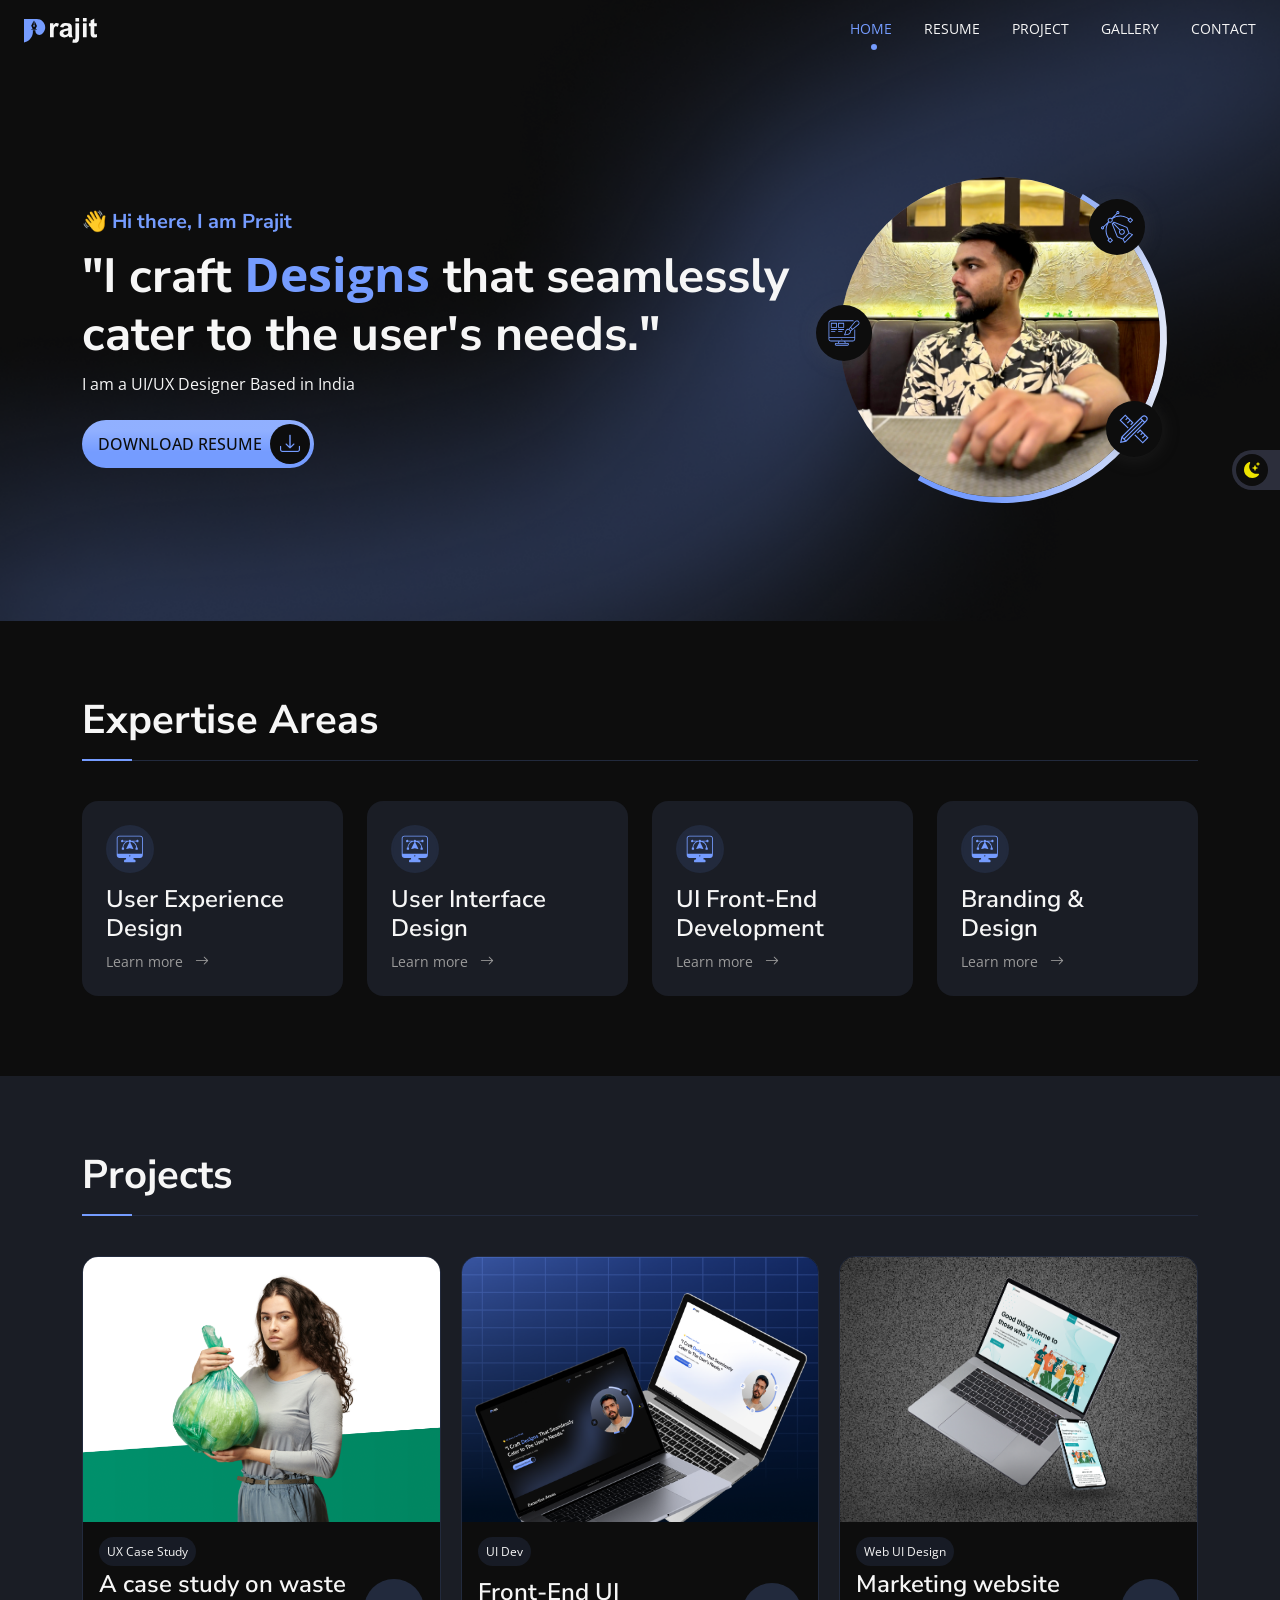
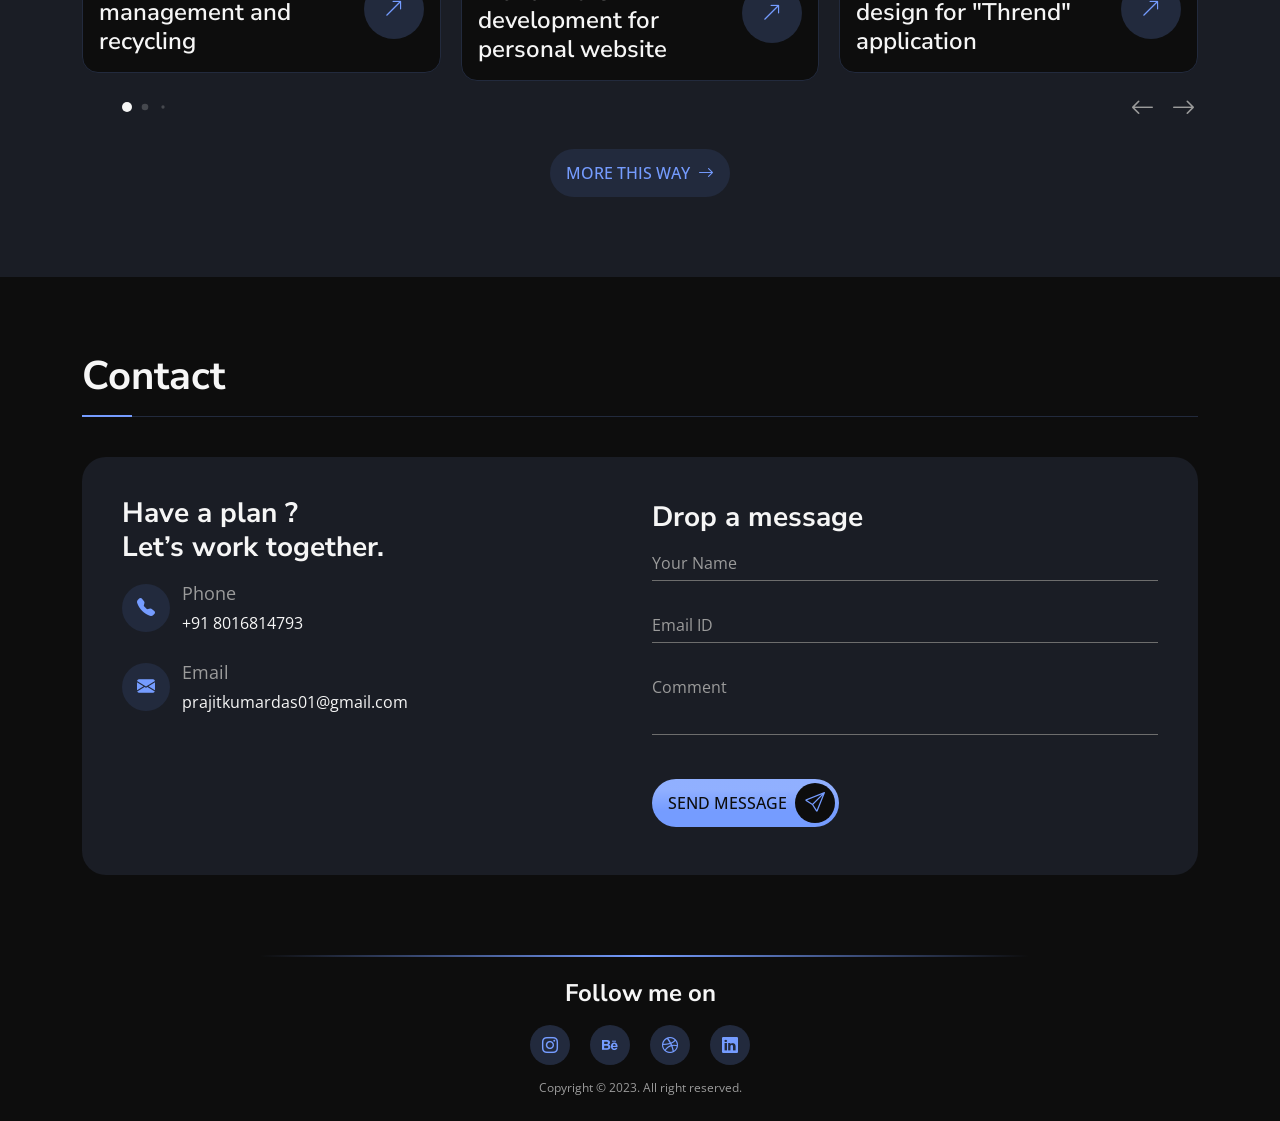
<file: index.html>
<!doctype html>
<html lang="en">

<head>
    <!-- Required meta tags -->
    <meta charset="utf-8">
    <meta name="viewport" content="width=device-width, initial-scale=1">

    <!-- Bootstrap CSS -->
    <link href="https://cdn.jsdelivr.net/npm/bootstrap@5.0.2/dist/css/bootstrap.min.css" rel="stylesheet"
        integrity="sha384-EVSTQN3/azprG1Anm3QDgpJLIm9Nao0Yz1ztcQTwFspd3yD65VohhpuuCOmLASjC" crossorigin="anonymous">
    <link rel="icon" href="Images/favicon_prajit.png" type="image/x-icon">
    <link rel="stylesheet" href="https://cdn.jsdelivr.net/npm/bootstrap-icons@1.11.1/font/bootstrap-icons.css">

    <!-- Font CSS -->
    <link rel="preconnect" href="https://fonts.googleapis.com">
    <link rel="preconnect" href="https://fonts.gstatic.com" crossorigin>
    <link href="https://fonts.googleapis.com/css2?family=Nunito+Sans:opsz,wght@6..12,200;6..12,300;6..12,400;6..12,500;6..12,600;6..12,700;6..12,800;6..12,900;6..12,1000&family=Open+Sans:wght@300;400;500;600;700;800&display=swap" rel="stylesheet">
  

    <!-- Style CSS -->
    <link rel="stylesheet" href="css/index.css">
    <link rel="stylesheet" href="css/home_responsive.css">
    <link rel="stylesheet" href="css/swiper-bundle.min.css">

    <title>Prajit</title>
</head>

<body>
    <!-- <div class="pre-loader" id="preLoader">
        <div class="loader" id="loader">
        </div>
        <div class="loading-text" id="loading-text">
        </div>

    </div> -->

    <label aria-label="switch" class="switch" for="toggleSwitch">
        <input type="checkbox" id="toggleSwitch">
        <span class="slider"></span>
    </label>

    <!-- PROGRESS ICON STARTS HERE -->
    <div class="progress-wrap">
        <i class="bi bi-arrow-up"></i>
        <svg class="progress-circle svg-content" width="100%" height="100%" viewBox="-1 -1 102 102">
            <path d="M50,1 a49,49 0 0,1 0,98 a49,49 0 0,1 0,-98" />
        </svg>
    </div>
    <!-- PROGRESS ICON ENDS HERE -->

    <!-- NAVBAR STARTS HERE -->
    <nav class="navbar navbar-expand-xl" id="navbar">
        <div class="container-fluid navbar-link-holder">
            <a class="text-decoration-none" aria-label="logo" href="index.html">
                <h1 class="logo">
                    <svg viewBox="0 0 23 25" fill="none" xmlns="http://www.w3.org/2000/svg">
                        <path fill-rule="evenodd" clip-rule="evenodd" d="M19.501 2.48762C17.8689 0.896718 15.6811 0.00438978 13.4019 0L0 0V24.4876C2.1151 24.0824 4.07267 23.0879 5.64713 21.6186C7.2216 20.1492 8.34887 18.265 8.89905 16.1829C9.14845 15.2366 9.27646 14.2624 9.28 13.2838C9.27983 12.7741 9.24547 12.2651 9.17714 11.76H11.8781C11.8406 11.96 11.8176 12.1624 11.8095 12.3657C11.811 13.1125 12.0121 13.8452 12.3918 14.4882C12.7716 15.1312 13.3163 15.661 13.9695 16.0229C14.0041 16.0481 14.0411 16.0698 14.08 16.0876C14.6338 16.3983 15.2583 16.561 15.8933 16.56H16.0838C16.676 16.5584 17.2609 16.4284 17.7981 16.179C18.2187 15.9309 18.6187 15.6494 18.9943 15.3371C20.5161 14.0837 21.5567 12.3417 21.939 10.4076C22.0449 9.85515 22.0984 9.29394 22.099 8.73143C22.1046 7.56996 21.8776 6.41913 21.4314 5.34678C20.9852 4.27443 20.3288 3.30227 19.501 2.48762ZM13.5048 7.2381C12.8216 8.33088 12.3319 9.53324 12.0571 10.7924H9.00952C8.7235 9.50135 8.21427 8.27016 7.50476 7.15429L10.2133 1.59238V6.21333C9.98666 6.2802 9.79167 6.42651 9.66409 6.62544C9.53651 6.82437 9.48488 7.06262 9.51866 7.29652C9.55244 7.53042 9.66937 7.74432 9.84803 7.89902C10.0267 8.05373 10.2551 8.13888 10.4914 8.13888C10.7278 8.13888 10.9562 8.05373 11.1348 7.89902C11.3135 7.74432 11.4304 7.53042 11.4642 7.29652C11.498 7.06262 11.4463 6.82437 11.3188 6.62544C11.1912 6.42651 10.9962 6.2802 10.7695 6.21333H10.7886V1.6419L13.5048 7.2381ZM10.8381 7.13905C10.8389 7.20476 10.8201 7.2692 10.7841 7.32421C10.7481 7.37921 10.6967 7.42228 10.6362 7.44795C10.5757 7.47362 10.5089 7.48073 10.4444 7.46838C10.3798 7.45602 10.3204 7.42476 10.2737 7.37856C10.227 7.33237 10.195 7.27332 10.1819 7.20893C10.1688 7.14454 10.1751 7.0777 10.2001 7.01692C10.2251 6.95614 10.2676 6.90415 10.3221 6.86756C10.3767 6.83097 10.441 6.81143 10.5067 6.81143C10.5508 6.81191 10.5945 6.82122 10.635 6.83881C10.6755 6.8564 10.7121 6.88192 10.7427 6.91387C10.7732 6.94581 10.797 6.98354 10.8128 7.02482C10.8285 7.06611 10.8358 7.11013 10.8343 7.15429L10.8381 7.13905ZM7.48952 11.5124V11.021H13.5124V11.5124H7.48952Z" fill="#1149D7"/>
                    </svg>
    
                        <svg class="rajit" viewBox="0 0 49 26" fill="none" xmlns="http://www.w3.org/2000/svg">
                            <path d="M3.8235 19.9475H0V5.49714H3.55137V7.55176C4.15914 6.58114 4.70341 5.94162 5.18418 5.6332C5.67402 5.32478 6.22737 5.17057 6.84421 5.17057C7.71504 5.17057 8.55412 5.41096 9.36146 5.89173L8.17767 9.22539C7.53362 8.80812 6.93492 8.59948 6.38158 8.59948C5.84638 8.59948 5.39282 8.74915 5.0209 9.0485C4.64898 9.33878 4.35417 9.86944 4.13646 10.6405C3.92782 11.4115 3.8235 13.0262 3.8235 15.4845V19.9475Z" fill="black"/>
                            <path d="M13.8789 9.90573L10.4092 9.27982C10.7992 7.88286 11.4705 6.84874 12.423 6.17747C13.3755 5.50621 14.7906 5.17057 16.6683 5.17057C18.3737 5.17057 19.6436 5.37467 20.4782 5.78288C21.3127 6.18201 21.8978 6.69453 22.2335 7.32044C22.5782 7.93728 22.7505 9.07572 22.7505 10.7357L22.7097 15.1988C22.7097 16.4687 22.7687 17.4076 22.8866 18.0154C23.0136 18.6141 23.2449 19.2581 23.5805 19.9475H19.7979C19.6981 19.6935 19.5756 19.3171 19.4305 18.8182C19.367 18.5914 19.3216 18.4417 19.2944 18.3691C18.6413 19.0041 17.9428 19.4804 17.199 19.7979C16.4551 20.1153 15.6614 20.2741 14.8178 20.2741C13.3301 20.2741 12.1554 19.8704 11.2936 19.0631C10.4409 18.2558 10.0146 17.2352 10.0146 16.0016C10.0146 15.1852 10.2096 14.4595 10.5997 13.8245C10.9897 13.1804 11.534 12.6906 12.2325 12.3549C12.94 12.0102 13.956 11.7109 15.2804 11.4569C17.0674 11.1213 18.3056 10.8083 18.9951 10.518V10.137C18.9951 9.40228 18.8136 8.88069 18.4508 8.57227C18.0879 8.25477 17.4031 8.09603 16.3962 8.09603C15.7158 8.09603 15.1852 8.2321 14.8042 8.50423C14.4232 8.7673 14.1148 9.23446 13.8789 9.90573ZM18.9951 13.0081C18.5052 13.1714 17.7296 13.3664 16.6683 13.5932C15.607 13.8199 14.913 14.0422 14.5865 14.2599C14.0875 14.6137 13.8381 15.0627 13.8381 15.607C13.8381 16.1422 14.0377 16.6048 14.4368 16.9949C14.8359 17.3849 15.3439 17.5799 15.9607 17.5799C16.6502 17.5799 17.3078 17.3532 17.9337 16.8996C18.3964 16.5549 18.7002 16.1331 18.8454 15.6342C18.9452 15.3076 18.9951 14.6862 18.9951 13.7701V13.0081Z" fill="black"/>
                            <path d="M26.4516 3.53776V0H30.2751V3.53776H26.4516ZM30.2751 5.49714V19.4985C30.2751 21.34 30.1526 22.6371 29.9077 23.39C29.6718 24.152 29.2092 24.7462 28.5198 25.1725C27.8395 25.5989 26.9686 25.812 25.9073 25.812C25.5263 25.812 25.1136 25.7758 24.6691 25.7032C24.2337 25.6397 23.762 25.5399 23.254 25.4038L23.9207 22.1382C24.1021 22.1745 24.2745 22.2017 24.4378 22.2199C24.592 22.2471 24.7371 22.2607 24.8732 22.2607C25.2632 22.2607 25.5807 22.1745 25.8257 22.0021C26.0796 21.8389 26.2475 21.6393 26.3291 21.4035C26.4107 21.1676 26.4516 20.46 26.4516 19.2808V5.49714H30.2751Z" fill="black"/>
                            <path d="M34.2891 3.53776V0H38.1126V3.53776H34.2891ZM34.2891 19.9475V5.49714H38.1126V19.9475H34.2891Z" fill="black"/>
                            <path d="M48.6714 5.49714V8.54505H46.0589V14.3687C46.0589 15.548 46.0816 16.2374 46.127 16.437C46.1814 16.6275 46.2948 16.7862 46.4671 16.9132C46.6485 17.0402 46.8663 17.1037 47.1202 17.1037C47.474 17.1037 47.9865 16.9813 48.6578 16.7363L48.9844 19.7026C48.0954 20.0836 47.0885 20.2741 45.9637 20.2741C45.2743 20.2741 44.6529 20.1607 44.0995 19.9339C43.5462 19.6981 43.138 19.3987 42.8749 19.0359C42.6209 18.664 42.4441 18.165 42.3443 17.5391C42.2626 17.0946 42.2218 16.1966 42.2218 14.845V8.54505H40.4665V5.49714H42.2218V2.62611L46.0589 0.394596V5.49714H48.6714Z" fill="black"/>
                        </svg>
                           
                    </h1>
            </a>
         

            <div class="d-flex align-items-center justify-content-center conatainer-for-toogle-switch"> 
                <button aria-label="toogle-button" class="navbar-toggler navbar-toogle-mobile" id="navbar-toggler" >
                    <i class="hamburger bi bi-list"></i>
                    <span class="cross bi bi-x" style="display: none;"></span>
                </button>
            </div>
            <div class="collapse navbar-collapse d-none d-xl-block" id="navbarSupportedContent">
                <ul class="navbar-nav me-auto mb-2 mb-lg-0 menu-items" id="menu">
                    <li class="nav-item">
                        <a class="nav-link selected active" href="#" data-target="home">Home</a>
                    </li>
                    
                    <li class="nav-item">
                        <a class="nav-link" href="#" data-target="resume">Resume</a>
                    </li>
                    <li class="nav-item">
                        <a class="nav-link" href="#" data-target="portfolio">Project</a>
                    </li>
                    <li class="nav-item">
                        <a class="nav-link" href="#" data-target="about">Gallery</a>
                    </li>
                    <li class="nav-item">
                        <a class="nav-link" href="#" data-target="contact">Contact</a>
                    </li>
                </ul>
                  
            </div>



            <div class="overlay-for-mobile d-xl-none">
                <!-- Content that appears when the button is clicked -->
                <div class="mobile-menu-container">
                    <ul class="mb-2 mb-lg-0" id="menu">
                        <li class="nav-item">
                            <a class="nav-link link-for-mobile selected" href="index.html" data-target="home">Home<i class="bi bi-box-arrow-up-right mx-2"></i></a>
                        </li>
                        <li class="nav-item">
                            <a class="nav-link link-for-mobile" href="resume.html" data-target="resume">Resume<i class="bi bi-box-arrow-up-right mx-2"></i></a>
                        </li>
                        <li class="nav-item">
                            <a class="nav-link link-for-mobile" href="portfolio.html" data-target="portfolio">Project<i class="bi bi-box-arrow-up-right mx-2"></i></a>
                        </li>
                        <li class="nav-item">
                            <a class="nav-link link-for-mobile" href="about.html" data-target="about">Gallery<i class="bi bi-box-arrow-up-right mx-2"></i></a>
                        </li>
                        <li class="nav-item">
                            <a class="nav-link link-for-mobile" href="contact.html" data-target="contact">Contact<i class="bi bi-box-arrow-up-right mx-2"></i></a>
                        </li>
                    </ul>
                </div>
                <div class="d-flex flex-row align-items-center justify-content-center mt-2 overflow-hidden social-icon-in-menu">
                    <a aria-label="instagram" href="https://www.instagram.com/iam_prajit/" class="social-icon bottom-to-top" target="_blank"><i
                            class="bi bi-instagram"></i></a>
                    <a aria-label="behance" href="https://www.behance.net/pradas3" class="social-icon bottom-to-top" target="_blank"><i
                            class="bi bi-behance"></i></a>
                    <a aria-label="dribbble" href="https://dribbble.com/PrajitO1" class="social-icon bottom-to-top" target="_blank"><i
                            class="bi bi-dribbble"></i></a>
                    <a aria-label="linkedin" href="https://www.linkedin.com/in/prajit-das-1b75881a2/" class="social-icon bottom-to-top" target="_blank"><i
                            class="bi bi-linkedin"></i></a>
                </div>
            </div>

        </div>
    </nav>
    <!-- NAVBAR ENDS HERE -->





    <!-- HERO SECTION STARTS HERE -->
    <div class="parent-container-for-hero-section">
        <div class="container">
            <div class="container-for-hero-section">
                <img class="blueray" src="Images/blueray.png" alt="">
        
                <div class="row container-fluid p-0 rty">

                    <div class="col-lg-8 order-lg-1 order-2 d-flex justify-content-center flex-column holder-for-hero-text">
                        <p class="wave-text bottom-to-top overflow-hidden m-0">
                            <span class="wave">👋</span>
                            Hi there, I am Prajit
                        </p>
                        <h1 class="hero-text bottom-to-top overflow-hidden m-0">"I craft <span class="designs">Designs</span> that seamlessly 
                            cater to the user's&nbsp;needs."</h1>
                        <p class="m-0 iam-product-designer bottom-to-top overflow-hidden">I am a UI/UX Designer Based in India</p>
                        <div class="download-resume-button-container bottom-to-top overflow-hidden">
                                <a target="_blank" href="Images/Resume_Prajit_UI_UX_Designer.pdf" download="Resume_Prajit_UI_UX_Designer.pdf"
                                    class="primary-button">Download Resume<span class="icon">
                                        <i class="bi bi-download"></i>
                                        <i class="bi bi-download"></i>

                                    </span></a>
                        </div>
    
                    </div>
                    <div class="col-lg-4 order-lg-2 order-1 d-flex justify-content-center align-items-center">
                        <div class="hero-image-wrapper reveal">
                            <div class="icon1">
                                <svg viewBox="0 0 44 44" fill="none" xmlns="http://www.w3.org/2000/svg">
                                    <path d="M42.2728 5.68682C41.9226 5.33399 41.5019 5.05903 41.0382 4.87991C40.5744 4.70079 40.0781 4.62154 39.5817 4.64734C39.0852 4.67314 38.5998 4.8034 38.1572 5.02962C37.7145 5.25584 37.3246 5.57293 37.0128 5.96015L28.4195 16.3602C26.7595 16.0002 25.2928 16.7402 24.2661 18.5068C23.8928 19.1468 23.6395 19.8935 23.5128 20.7268C23.3061 22.0535 22.8928 23.2002 22.2395 24.2268C22.1328 24.4002 22.1195 24.6135 22.2128 24.7935C22.3061 24.9735 22.4928 25.0868 22.6928 25.0935C22.9795 25.1068 23.2661 25.1068 23.5395 25.1068C26.8595 25.1068 29.1795 24.3202 30.4328 22.7735C31.4061 21.5668 31.4595 20.2402 31.3928 19.5202L41.9395 10.9468C42.3287 10.6383 42.649 10.2518 42.8798 9.81201C43.1106 9.37225 43.2467 8.88904 43.2795 8.39348C43.3528 7.38682 42.9795 6.40015 42.2728 5.68682ZM30.9728 15.0535L32.8261 16.9068L30.9195 18.4535L29.4128 16.9402L30.9728 15.0535ZM29.5461 22.0735C28.5461 23.3002 26.5261 23.9535 23.6795 23.9735C24.1461 23.0402 24.4595 22.0268 24.6328 20.8935C24.7395 20.2002 24.9461 19.5868 25.2461 19.0735C25.8995 17.9535 26.6995 17.3935 27.6328 17.3935C27.8595 17.3935 28.0995 17.4268 28.3461 17.4935L30.2528 19.4135C30.3195 19.8202 30.4128 21.0202 29.5461 22.0735ZM41.2461 10.0602L41.2395 10.0668L33.7061 16.1935L31.6928 14.1802L37.8928 6.68015C38.3195 6.14682 38.9528 5.82015 39.6395 5.78015C40.3261 5.74015 40.9861 6.00015 41.4661 6.48682C41.9461 6.97348 42.1995 7.64015 42.1595 8.32015C42.1195 9.00015 41.7861 9.63348 41.2461 10.0602Z" fill="url(#paint0_linear_1612_464)"/>
                                    <path d="M19.0334 31.3397C19.3905 31.3397 19.6801 31.0502 19.6801 30.6931C19.6801 30.3359 19.3905 30.0464 19.0334 30.0464C18.6762 30.0464 18.3867 30.3359 18.3867 30.6931C18.3867 31.0502 18.6762 31.3397 19.0334 31.3397Z" fill="url(#paint1_linear_1612_464)"/>
                                    <path d="M12.3528 8.63991C12.3528 8.48962 12.2931 8.34549 12.1868 8.23922C12.0805 8.13294 11.9364 8.07324 11.7861 8.07324H4.50612C4.35583 8.07324 4.2117 8.13294 4.10543 8.23922C3.99916 8.34549 3.93945 8.48962 3.93945 8.63991V14.3532C3.93945 14.6666 4.19279 14.9199 4.50612 14.9199H11.7861C12.0995 14.9199 12.3528 14.6666 12.3528 14.3532V8.63991ZM11.2195 13.7799H5.07279V9.19991H11.2195V13.7799ZM12.3528 17.1532C12.3528 17.003 12.2931 16.8588 12.1868 16.7525C12.0805 16.6463 11.9364 16.5866 11.7861 16.5866H4.50612C4.35583 16.5866 4.2117 16.6463 4.10543 16.7525C3.99916 16.8588 3.93945 17.003 3.93945 17.1532C3.93945 17.3035 3.99916 17.4477 4.10543 17.5539C4.2117 17.6602 4.35583 17.7199 4.50612 17.7199H11.7861C12.0995 17.7199 12.3528 17.4666 12.3528 17.1532ZM4.50612 19.1332C4.35583 19.1332 4.2117 19.1929 4.10543 19.2992C3.99916 19.4055 3.93945 19.5496 3.93945 19.6999C3.93945 19.8502 3.99916 19.9943 4.10543 20.1006C4.2117 20.2069 4.35583 20.2666 4.50612 20.2666H9.61945C9.76974 20.2666 9.91388 20.2069 10.0201 20.1006C10.1264 19.9943 10.1861 19.8502 10.1861 19.6999C10.1861 19.5496 10.1264 19.4055 10.0201 19.2992C9.91388 19.1929 9.76974 19.1332 9.61945 19.1332H4.50612ZM22.1928 17.1532C22.1928 17.003 22.1331 16.8588 22.0268 16.7525C21.9205 16.6463 21.7764 16.5866 21.6261 16.5866H14.3461C14.1958 16.5866 14.0517 16.6463 13.9454 16.7525C13.8392 16.8588 13.7795 17.003 13.7795 17.1532C13.7795 17.3035 13.8392 17.4477 13.9454 17.5539C14.0517 17.6602 14.1958 17.7199 14.3461 17.7199H21.6261C21.9395 17.7199 22.1928 17.4666 22.1928 17.1532ZM14.3461 19.1332C14.1958 19.1332 14.0517 19.1929 13.9454 19.2992C13.8392 19.4055 13.7795 19.5496 13.7795 19.6999C13.7795 19.8502 13.8392 19.9943 13.9454 20.1006C14.0517 20.2069 14.1958 20.2666 14.3461 20.2666H19.4595C19.6097 20.2666 19.7539 20.2069 19.8601 20.1006C19.9664 19.9943 20.0261 19.8502 20.0261 19.6999C20.0261 19.5496 19.9664 19.4055 19.8601 19.2992C19.7539 19.1929 19.6097 19.1332 19.4595 19.1332H14.3461ZM22.1928 8.63991C22.1928 8.48962 22.1331 8.34549 22.0268 8.23922C21.9205 8.13294 21.7764 8.07324 21.6261 8.07324H14.3461C14.1958 8.07324 14.0517 8.13294 13.9454 8.23922C13.8392 8.34549 13.7795 8.48962 13.7795 8.63991V14.3532C13.7795 14.6666 14.0328 14.9199 14.3461 14.9199H21.6261C21.9395 14.9199 22.1928 14.6666 22.1928 14.3532V8.63991ZM21.0595 13.7799H14.9128V9.19991H21.0595V13.7799Z" fill="url(#paint2_linear_1612_464)"/>
                                    <path d="M37.3659 17.7399C37.3659 17.6655 37.3512 17.5918 37.3228 17.5231C37.2943 17.4543 37.2525 17.3919 37.1999 17.3393C37.1473 17.2866 37.0848 17.2449 37.0161 17.2164C36.9473 17.1879 36.8736 17.1733 36.7992 17.1733C36.7248 17.1733 36.6511 17.1879 36.5824 17.2164C36.5136 17.2449 36.4511 17.2866 36.3985 17.3393C36.3459 17.3919 36.3042 17.4543 36.2757 17.5231C36.2472 17.5918 36.2326 17.6655 36.2326 17.7399V27.7866H1.83255V7.98661C1.83255 6.75328 2.83255 5.74661 4.06589 5.74661H33.9926C34.2192 5.74661 34.4526 5.78661 34.7126 5.87995C35.0059 5.97995 35.3326 5.81995 35.4326 5.52661C35.5326 5.23328 35.3726 4.90661 35.0792 4.80661C34.6992 4.67995 34.3459 4.61328 33.9926 4.61328H4.06589C2.21255 4.61328 0.699219 6.12661 0.699219 7.98661V30.2133C0.699219 32.0733 2.21255 33.5866 4.06589 33.5866H14.5392L13.6726 35.6533H11.1859C10.7012 35.6663 10.2407 35.8679 9.90251 36.2153C9.56428 36.5627 9.37502 37.0284 9.37502 37.5133C9.37502 37.9981 9.56428 38.4638 9.90251 38.8112C10.2407 39.1586 10.7012 39.3603 11.1859 39.3733H26.8859C27.3706 39.3603 27.831 39.1586 28.1693 38.8112C28.5075 38.4638 28.6968 37.9981 28.6968 37.5133C28.6968 37.0284 28.5075 36.5627 28.1693 36.2153C27.831 35.8679 27.3706 35.6663 26.8859 35.6533H24.3992L23.5326 33.5866H33.9992C35.8526 33.5866 37.3659 32.0799 37.3659 30.2266V28.3533V17.7399ZM27.6126 37.5199C27.6126 37.9199 27.2859 38.2466 26.8859 38.2466H11.1859C10.7859 38.2466 10.4592 37.9199 10.4592 37.5199C10.4592 37.1199 10.7859 36.7933 11.1859 36.7933H26.8859C27.2859 36.7933 27.6126 37.1199 27.6126 37.5199ZM23.1659 35.6599H14.8992L15.7659 33.5933H22.2992L23.1659 35.6599ZM36.2326 30.2333C36.2326 31.4599 35.2326 32.4599 33.9992 32.4599H4.06589C2.83255 32.4599 1.83255 31.4533 1.83255 30.22V28.9266H36.2326V30.2333Z" fill="url(#paint3_linear_1612_464)"/>
                                    <defs>
                                    <linearGradient id="paint0_linear_1612_464" x1="11.3075" y1="-2.33387" x2="52.0537" y2="-0.286704" gradientUnits="userSpaceOnUse">
                                    <stop stop-color="#00A3FF"/>
                                    <stop offset="1" stop-color="#0035BC"/>
                                    </linearGradient>
                                    <linearGradient id="paint1_linear_1612_464" x1="17.7233" y1="29.6055" x2="20.2167" y2="29.7268" gradientUnits="userSpaceOnUse">
                                    <stop stop-color="#00A3FF"/>
                                    <stop offset="1" stop-color="#0035BC"/>
                                    </linearGradient>
                                    <linearGradient id="paint2_linear_1612_464" x1="-5.42366" y1="3.91642" x2="29.6645" y2="6.47132" gradientUnits="userSpaceOnUse">
                                    <stop stop-color="#00A3FF"/>
                                    <stop offset="1" stop-color="#0035BC"/>
                                    </linearGradient>
                                    <linearGradient id="paint3_linear_1612_464" x1="-18.1091" y1="-7.23672" x2="52.5624" y2="-3.61071" gradientUnits="userSpaceOnUse">
                                    <stop stop-color="#00A3FF"/>
                                    <stop offset="1" stop-color="#0035BC"/>
                                    </linearGradient>
                                    </defs>
                                    </svg>
                                    

                            </div>

                            <div class="icon2">
                                <svg  viewBox="0 0 44 44" fill="none" xmlns="http://www.w3.org/2000/svg">
                                    <path d="M36.6645 14.1423L36.7777 14.0129L37.7963 12.9943L39.6394 11.1512C40.4802 10.3104 40.9491 9.19483 40.9491 8.01455C40.9491 6.83428 40.4802 5.71867 39.6394 4.87793L39.1221 4.36055C37.4406 2.67906 34.5303 2.67906 32.8488 4.36055L31.0057 6.20372L4.81326 32.3961L4.63541 32.574L2.80841 41.1916L11.426 39.3646L36.6645 14.1423ZM33.9968 5.49232C35.0639 4.44139 36.907 4.42522 37.9741 5.49232L38.5077 6.02587C39.0412 6.55942 39.3323 7.25465 39.3323 8.01455C39.3323 8.77445 39.0412 9.46968 38.5077 10.0032L36.6645 11.8464L32.1536 7.33549L33.9968 5.49232ZM31.0057 8.48343L32.6871 10.1649L8.20857 34.6435L6.52708 32.962L31.0057 8.48343ZM4.91027 39.0897L5.86419 34.595L9.40501 38.1358L4.91027 39.0897ZM11.038 37.4729L9.35651 35.7914L33.8351 11.3129L35.5166 12.9943L11.038 37.4729ZM13.4632 21.4664L2 10.0032L10.0032 2L21.4664 13.4632L17.9903 16.8585L16.8424 15.7106L19.1221 13.4309L16.8424 11.135L13.447 14.5465L12.2991 13.3985L15.6944 10.0032L13.4147 7.70736L11.1188 10.0032L9.9709 8.85529L12.2668 6.55942L9.98706 4.27971L4.26354 10.0032L14.595 20.3347L13.447 21.4664H13.4632ZM42 33.9968L33.9968 42L22.5335 30.5368L23.6815 29.405L33.9968 39.7203L39.7203 33.9968L37.4406 31.7171L34.0291 35.1124L32.8812 33.9644L36.2926 30.5529L33.9968 28.2732L31.7171 30.5529L30.5691 29.405L32.8488 27.1091L30.5529 24.8294L27.1576 28.2247L26.0097 27.0768L30.5206 22.5012L41.9838 33.9644L42 33.9968Z" fill="url(#paint0_linear_1612_415)"/>
                                    <defs>
                                    <linearGradient id="paint0_linear_1612_415" x1="-18.5181" y1="-11.6364" x2="58.5985" y2="-7.88541" gradientUnits="userSpaceOnUse">
                                    <stop stop-color="#00A3FF"/>
                                    <stop offset="1" stop-color="#0035BC"/>
                                    </linearGradient>
                                    </defs>
                                    </svg>
                                
                            </div>

                            <div class="icon3">
                                <svg width="44" height="44" viewBox="0 0 44 44" fill="none" xmlns="http://www.w3.org/2000/svg">
                                    <g clip-path="url(#clip0_1612_460)">
                                    <path d="M43.6184 32.0134L39.1084 29.7584L36.2381 22.2921C36.2043 22.2038 36.1527 22.1235 36.0864 22.0561C36.0202 21.9886 35.9407 21.9356 35.8531 21.9002L18.0434 14.7812C17.9189 14.7316 17.7826 14.7195 17.6512 14.7464C17.5199 14.7733 17.3994 14.8379 17.3043 14.9324L14.929 17.3077C14.8357 17.4029 14.7721 17.523 14.7459 17.6536C14.7197 17.7842 14.7319 17.9196 14.7812 18.0434L21.9003 35.8531C21.9356 35.9407 21.9886 36.0202 22.0561 36.0864C22.1235 36.1526 22.2039 36.2043 22.2921 36.2381L29.7584 39.1084L32.0134 43.6184C32.0609 43.7178 32.1316 43.8044 32.2195 43.8708C32.3074 43.9372 32.41 43.9815 32.5187 43.9999C32.5553 44.0033 32.5921 44.0033 32.6287 43.9999C32.8107 43.9992 32.985 43.9262 33.1134 43.7971L43.7971 33.1134C43.8758 33.0375 43.9352 32.944 43.9704 32.8405C44.0057 32.7371 44.0158 32.6268 43.9999 32.5187C43.9815 32.41 43.9372 32.3074 43.8708 32.2195C43.8044 32.1315 43.7178 32.0608 43.6184 32.0134ZM16.2215 17.954L16.6031 17.5759L25.4684 26.4412C24.8841 27.2691 24.6318 28.2861 24.7613 29.291C24.8908 30.296 25.3926 31.2158 26.1677 31.8686C26.9427 32.5214 27.9344 32.8595 28.9468 32.8163C29.9592 32.773 30.9184 32.3514 31.635 31.6349C32.3515 30.9184 32.773 29.9592 32.8163 28.9468C32.8596 27.9344 32.5214 26.9427 31.8686 26.1676C31.2159 25.3926 30.296 24.8907 29.2911 24.7613C28.2861 24.6318 27.2691 24.8841 26.4412 25.4684L17.5759 16.6031L17.954 16.2215L35.0624 23.0656L37.7609 30.0849L30.0849 37.7609L23.0656 35.0624L16.2215 17.954ZM28.7718 26.1009C29.3897 26.1018 29.9882 26.3169 30.4652 26.7096C30.9423 27.1022 31.2685 27.6482 31.3882 28.2543C31.5079 28.8605 31.4137 29.4894 31.1217 30.034C30.8297 30.5785 30.358 31.005 29.7868 31.2407C29.2157 31.4764 28.5805 31.5069 27.9894 31.3268C27.3983 31.1467 26.888 30.7673 26.5453 30.2531C26.2026 29.739 26.0488 29.1219 26.1101 28.5071C26.1713 27.8922 26.4438 27.3176 26.8812 26.8812C27.3831 26.3808 28.0631 26.1002 28.7718 26.1009ZM32.8178 42.1506L31.099 38.7131L38.7062 31.1059L42.1437 32.8246L32.8178 42.1506Z" fill="url(#paint0_linear_1612_460)"/>
                                    <path d="M13.1488 36.7812C13.0174 36.6569 12.8433 36.5877 12.6624 36.5877C12.4815 36.5877 12.3075 36.6569 12.176 36.7812L11.3029 37.6543C8.9729 34.492 7.68751 30.6815 7.62589 26.754C7.56427 22.8265 8.72949 18.9775 10.9592 15.7437C11.6272 16.1112 12.3963 16.2524 13.1513 16.1461C13.9063 16.0398 14.6065 15.6916 15.147 15.1538C15.6875 14.6161 16.0392 13.9176 16.1493 13.1631C16.2594 12.4087 16.1221 11.6388 15.7579 10.969C18.9918 8.73933 22.8407 7.57411 26.7682 7.63573C30.6957 7.69734 34.5062 8.98273 37.6685 11.3127L36.7817 12.1755C36.6538 12.3045 36.5821 12.4787 36.5823 12.6602C36.5818 12.7507 36.5991 12.8404 36.6333 12.9242C36.6675 13.0079 36.7179 13.0841 36.7817 13.1484L39.8135 16.1562C39.9423 16.2842 40.1166 16.3561 40.2982 16.3561C40.4798 16.3561 40.6541 16.2842 40.7829 16.1562L43.7976 13.1415C43.8615 13.0776 43.9122 13.0018 43.9468 12.9184C43.9814 12.8349 43.9992 12.7454 43.9992 12.6551C43.9992 12.5647 43.9814 12.4753 43.9468 12.3918C43.9122 12.3083 43.8615 12.2325 43.7976 12.1687L40.7829 9.15399C40.6541 9.02594 40.4798 8.95407 40.2982 8.95407C40.1166 8.95407 39.9423 9.02594 39.8135 9.15399L38.6482 10.3124C35.7762 8.15126 32.3807 6.79344 28.8104 6.37842C25.2402 5.9634 21.6238 6.50612 18.3326 7.95086L22.296 3.99774C22.7454 4.21247 23.2564 4.26108 23.7382 4.13493C24.22 4.00879 24.6416 3.71605 24.9281 3.30866C25.2146 2.90126 25.3476 2.40554 25.3034 1.90944C25.2592 1.41334 25.0407 0.94893 24.6866 0.598607C24.3326 0.248283 23.8659 0.03469 23.3694 -0.00427953C22.8728 -0.0432491 22.3786 0.0949242 21.9742 0.385727C21.5698 0.676531 21.2816 1.10116 21.1605 1.58429C21.0395 2.06742 21.0934 2.57782 21.3129 3.02493L14.6235 9.72461C13.9443 9.26901 13.128 9.06336 12.314 9.14279C11.5 9.22221 10.7389 9.58179 10.1606 10.1601C9.58227 10.7384 9.22269 11.4996 9.14326 12.3136C9.06384 13.1275 9.26949 13.9439 9.72509 14.6231L3.02541 21.3124C2.57655 21.0937 2.06468 21.0412 1.58076 21.1642C1.09685 21.2873 0.672224 21.5779 0.382346 21.9844C0.0924676 22.391 -0.0438903 22.8872 -0.00249758 23.3848C0.0388951 23.8823 0.255358 24.3492 0.608425 24.7022C0.961493 25.0553 1.4283 25.2717 1.92589 25.3131C2.42349 25.3545 2.91964 25.2182 3.32619 24.9283C3.73275 24.6384 4.02336 24.2138 4.1464 23.7299C4.26944 23.246 4.21694 22.7341 3.99822 22.2852L7.96166 18.3321C6.51547 21.6224 5.97104 25.2383 6.38424 28.8086C6.79745 32.3788 8.15341 35.7748 10.3129 38.6477L9.15103 39.8131C9.02298 39.9419 8.95111 40.1161 8.95111 40.2977C8.95111 40.4794 9.02298 40.6536 9.15103 40.7824L12.1657 43.7971C12.2941 43.9262 12.4684 43.9992 12.6504 43.9999C12.7411 44 12.831 43.9821 12.9147 43.9473C12.9985 43.9125 13.0746 43.8615 13.1385 43.7971L16.1567 40.7824C16.2847 40.6536 16.3566 40.4794 16.3566 40.2977C16.3566 40.1161 16.2847 39.9419 16.1567 39.8131L13.1488 36.7812ZM40.3051 10.6046L42.347 12.6465L40.3051 14.6884L38.2632 12.6465L40.3051 10.6046ZM22.6879 1.59149C22.7901 1.48849 22.9205 1.41817 23.0627 1.38943C23.2049 1.3607 23.3524 1.37485 23.4866 1.43009C23.6207 1.48533 23.7354 1.57918 23.8161 1.69971C23.8968 1.82025 23.9399 1.96205 23.9399 2.10711C23.9399 2.25218 23.8968 2.39398 23.8161 2.51451C23.7354 2.63505 23.6207 2.72889 23.4866 2.78413C23.3524 2.83938 23.2049 2.85353 23.0627 2.82479C22.9205 2.79606 22.7901 2.72573 22.6879 2.62274C22.6201 2.55506 22.5664 2.47468 22.5297 2.3862C22.493 2.29773 22.4741 2.20289 22.4741 2.10711C22.4741 2.01134 22.493 1.9165 22.5297 1.82802C22.5664 1.73955 22.6201 1.65917 22.6879 1.59149ZM11.1379 11.1374C11.3375 10.9368 11.5748 10.7777 11.8362 10.669C12.0975 10.5604 12.3777 10.5045 12.6607 10.5045C12.9437 10.5045 13.2239 10.5604 13.4853 10.669C13.7466 10.7777 13.9839 10.9368 14.1835 11.1374C14.4853 11.4387 14.6909 11.8227 14.7744 12.2409C14.8578 12.6591 14.8153 13.0927 14.6523 13.4867C14.4893 13.8807 14.213 14.2175 13.8585 14.4545C13.504 14.6915 13.0871 14.818 12.6607 14.818C12.2343 14.818 11.8174 14.6915 11.4629 14.4545C11.1084 14.2175 10.8322 13.8807 10.6691 13.4867C10.5061 13.0927 10.4636 12.6591 10.5471 12.2409C10.6305 11.8227 10.8361 11.4387 11.1379 11.1374ZM2.62666 23.7187C2.4863 23.8357 2.30724 23.896 2.12467 23.8878C1.9421 23.8796 1.76922 23.8033 1.63999 23.6741C1.51076 23.5449 1.43453 23.372 1.42628 23.1894C1.41803 23.0068 1.47836 22.8278 1.59541 22.6874C1.73298 22.5522 1.91815 22.4765 2.11103 22.4765C2.30392 22.4765 2.48908 22.5522 2.62666 22.6874C2.69442 22.7551 2.74818 22.8355 2.78486 22.924C2.82154 23.0124 2.84042 23.1073 2.84042 23.2031C2.84042 23.2988 2.82154 23.3937 2.78486 23.4821C2.74818 23.5706 2.69442 23.651 2.62666 23.7187ZM12.6607 42.3259L10.6188 40.284L12.6607 38.2421L14.7026 40.284L12.6607 42.3259Z" fill="url(#paint1_linear_1612_460)"/>
                                    </g>
                                    <defs>
                                    <linearGradient id="paint0_linear_1612_460" x1="-0.284199" y1="4.75399" x2="56.1552" y2="7.49965" gradientUnits="userSpaceOnUse">
                                    <stop stop-color="#00A3FF"/>
                                    <stop offset="1" stop-color="#0035BC"/>
                                    </linearGradient>
                                    <linearGradient id="paint1_linear_1612_460" x1="-22.5843" y1="-15.0144" x2="62.2613" y2="-10.8876" gradientUnits="userSpaceOnUse">
                                    <stop stop-color="#00A3FF"/>
                                    <stop offset="1" stop-color="#0035BC"/>
                                    </linearGradient>
                                    <clipPath id="clip0_1612_460">
                                    <rect width="44" height="44" fill="white"/>
                                    </clipPath>
                                    </defs>
                                    </svg>
                                    
                                
                            </div>

                            <div class="background-circle"></div>
                            <div class="hero-image-cover">
                                <img class="w-100" src="Images/profile_pic.webp"
                                 alt="">
                            </div>
                        </div>

                    </div>
                    
                </div>
            </div>
        </div>

    </div>
    <!-- HERO SECTION ENDS HERE -->


    <!-- EXPERTIES SECTION STARTS HERE -->
    <div class="parent-container-for-expertise-section">
        <div class="container">
            <h1 class="expertise-section-heading-text">Expertise Areas</h1>       
            <div class="row">
                <div class="col-xl-3 col-md-6">
                    <div class="service reveal" id="parallaxservice">
                        <a href="" data-toggle="modal" data-target="#exampleModalCenter2" class="text-decoration-none">
                            <div class="service-content">
                                <div class="service-icon-container">
                                    <div class="service-icon-background">
                                        <svg viewBox="0 0 72 73" fill="none" xmlns="http://www.w3.org/2000/svg">
                                            <g id="Frame">
                                            <g id="Group">
                                            <path id="Vector" d="M60.8764 58.3244C64.6821 58.3244 67.7781 55.2387 67.7781 51.433V10.5679C67.7781 6.99872 64.8775 4.09814 61.3084 4.09814H10.6924C7.12323 4.09814 4.22266 6.99872 4.22266 10.5679V51.433C4.22266 55.2387 7.31866 58.3244 11.1244 58.3244H26.9078V62.2813H25.0564C24.2434 62.28 23.4631 62.6016 22.8871 63.1754C22.3112 63.7492 21.9867 64.5283 21.9851 65.3413V67.6474C21.9851 68.3376 22.5487 68.9023 23.2389 68.9023H48.768C49.4582 68.9023 50.0229 68.3376 50.0229 67.6474V65.3413C50.0221 64.9387 49.942 64.5401 49.7871 64.1684C49.6323 63.7967 49.4058 63.4592 49.1205 63.175C48.8352 62.8909 48.4967 62.6657 48.1244 62.5124C47.7521 62.359 47.3532 62.2805 46.9505 62.2813H45.0919V58.3244H60.8764ZM36.0055 54.9816C35.0284 54.9816 34.2364 54.1999 34.2364 53.2227C34.2364 52.2353 35.0284 51.4433 36.0055 51.4433C36.9724 51.4433 37.7644 52.2353 37.7644 53.2227C37.7644 54.1999 36.9724 54.9816 36.0055 54.9816ZM6.2798 48.1313V10.5679C6.2798 8.14043 8.26494 6.15529 10.6924 6.15529H61.3084C63.7358 6.15529 65.7209 8.14043 65.7209 10.5679V48.1313H6.2798Z" fill="#F3F3F3"/>
                                            <path id="Vector" d="M54.447 14.281C53.1613 14.281 52.0813 15.0833 51.6596 16.225H39.0493C38.6276 15.0833 37.5373 14.281 36.2619 14.281C34.9864 14.281 33.9064 15.0833 33.4847 16.225H20.3396C20.0997 15.5702 19.6367 15.0209 19.0319 14.6736C18.4272 14.3264 17.7195 14.2033 17.033 14.3261C16.3466 14.4489 15.7254 14.8097 15.2786 15.3451C14.8317 15.8805 14.5879 16.5562 14.5899 17.2535C14.5899 18.0392 14.902 18.7927 15.4575 19.3482C16.013 19.9037 16.7665 20.2158 17.5521 20.2158C18.8379 20.2158 19.9179 19.4135 20.3396 18.2821H27.7041C22.3247 21.1313 18.5807 26.6753 18.2721 33.1141H17.6139C17.0276 33.1141 16.5441 33.5873 16.5441 34.1838V37.5164C16.5441 38.1027 17.0276 38.5861 17.6139 38.5861H20.9567C21.543 38.5861 22.0264 38.1027 22.0264 37.5164V34.1838C22.0264 33.5873 21.543 33.1141 20.9567 33.1141H20.3293C20.7304 25.6775 26.3464 19.5987 33.5567 18.4775C33.8756 19.1564 34.4207 19.6913 35.1098 19.9895C35.0996 20.0101 35.0893 20.0204 35.079 20.041L27.4984 35.2021C27.3236 35.5621 27.3647 36.0044 27.6321 36.313C27.8893 36.6318 28.311 36.7655 28.7019 36.6524L36.0047 34.5747L43.2973 36.6524C43.7797 36.7604 44.1356 36.6061 44.367 36.313C44.6344 36.0044 44.6859 35.5621 44.5007 35.2021L36.9613 20.1233C37.8253 19.9278 38.5453 19.3415 38.9259 18.5598C45.9099 19.8867 51.2687 25.8421 51.6596 33.1141H51.0424C50.4561 33.1141 49.9727 33.5873 49.9727 34.1838V37.5164C49.9727 38.1027 50.4561 38.5861 51.0424 38.5861H54.3853C54.9716 38.5861 55.455 38.1027 55.455 37.5164V34.1838C55.455 33.5873 54.9716 33.1141 54.3853 33.1141H53.7167C53.4081 26.6753 49.6641 21.1313 44.2847 18.2821H51.6596C52.0813 19.4135 53.1613 20.2158 54.447 20.2158C54.836 20.2158 55.2212 20.1392 55.5806 19.9903C55.94 19.8415 56.2666 19.6233 56.5416 19.3482C56.8167 19.0731 57.0349 18.7466 57.1838 18.3872C57.3327 18.0278 57.4093 17.6426 57.4093 17.2535C57.4093 15.6078 56.0824 14.281 54.447 14.281Z" fill="#F3F3F3"/>
                                            </g>
                                            </g>
                                        </svg>
                                    </div>
                                </div>
                                
                                <h4 class="service-title">User Experience <br>
                                    Design </h4>
    
                                <p class="learn-more-link m-0" href="">Learn more <i class="bi bi-arrow-right"></i></p>
                            </div>
                        </a>

                    </div>
                </div>

                <div class="modal fade" id="exampleModalCenter2" tabindex="-1" role="dialog" aria-label="exampleModalCenterTitle" aria-hidden="true">
                    <div class="modal-dialog modal-dialog-centered" role="document">
                        <div class="modal-content">
                            <button type="button" class="close" data-dismiss="modal" aria-label="Close">
                                <i class="bi bi-x-lg"></i>
                            </button>
                            <img src="Images/UX.jpg" alt="">
                            <div class="modal-body">
                                <h4>User Experience
                                    Design</h4>
                                <P>User experience (UX) design is the process design teams use to create products that provide meaningful and relevant experiences to users. </P>
                                <p>I specialize in crafting experiences that put users at the forefront. My focus is on understanding user needs, behaviors, and motivations to design intuitive and seamless interactions. </p>
                                <ul>
                                    <li>UX Research</li>
                                    <li>User Centric Design Process</li>
                                    <li>User Interview</li>
                                    <li>Competitor Research</li>
                                    <li>Design Strategy</li>
                                    <li>Empathy Mapping</li>
                                    <li>Accessibility</li>
                                    <li>User Persona</li>
                                    <li>User Journey</li>
                                    <li>Information Architecture</li>
                                    <li>Story Boarding</li>
                                    <li>User Flow</li>
                                    <li>Usability testing</li>
                                </ul>
                            </div>
                           

                        </div>
                    </div>
                </div>


                <div class="col-xl-3 col-md-6 ">
                    <div class="service reveal" id="parallaxservice">

                        <a href="" data-toggle="modal" data-target="#exampleModalCenter" class="text-decoration-none">
                            <div class="service-content">
                                <div class="service-icon-container">
                                    <div class="service-icon-background">
                                        <svg viewBox="0 0 72 73" fill="none" xmlns="http://www.w3.org/2000/svg">
                                            <g id="Frame">
                                            <g id="Group">
                                            <path id="Vector" d="M60.8764 58.3244C64.6821 58.3244 67.7781 55.2387 67.7781 51.433V10.5679C67.7781 6.99872 64.8775 4.09814 61.3084 4.09814H10.6924C7.12323 4.09814 4.22266 6.99872 4.22266 10.5679V51.433C4.22266 55.2387 7.31866 58.3244 11.1244 58.3244H26.9078V62.2813H25.0564C24.2434 62.28 23.4631 62.6016 22.8871 63.1754C22.3112 63.7492 21.9867 64.5283 21.9851 65.3413V67.6474C21.9851 68.3376 22.5487 68.9023 23.2389 68.9023H48.768C49.4582 68.9023 50.0229 68.3376 50.0229 67.6474V65.3413C50.0221 64.9387 49.942 64.5401 49.7871 64.1684C49.6323 63.7967 49.4058 63.4592 49.1205 63.175C48.8352 62.8909 48.4967 62.6657 48.1244 62.5124C47.7521 62.359 47.3532 62.2805 46.9505 62.2813H45.0919V58.3244H60.8764ZM36.0055 54.9816C35.0284 54.9816 34.2364 54.1999 34.2364 53.2227C34.2364 52.2353 35.0284 51.4433 36.0055 51.4433C36.9724 51.4433 37.7644 52.2353 37.7644 53.2227C37.7644 54.1999 36.9724 54.9816 36.0055 54.9816ZM6.2798 48.1313V10.5679C6.2798 8.14043 8.26494 6.15529 10.6924 6.15529H61.3084C63.7358 6.15529 65.7209 8.14043 65.7209 10.5679V48.1313H6.2798Z" fill="#F3F3F3"/>
                                            <path id="Vector" d="M54.447 14.281C53.1613 14.281 52.0813 15.0833 51.6596 16.225H39.0493C38.6276 15.0833 37.5373 14.281 36.2619 14.281C34.9864 14.281 33.9064 15.0833 33.4847 16.225H20.3396C20.0997 15.5702 19.6367 15.0209 19.0319 14.6736C18.4272 14.3264 17.7195 14.2033 17.033 14.3261C16.3466 14.4489 15.7254 14.8097 15.2786 15.3451C14.8317 15.8805 14.5879 16.5562 14.5899 17.2535C14.5899 18.0392 14.902 18.7927 15.4575 19.3482C16.013 19.9037 16.7665 20.2158 17.5521 20.2158C18.8379 20.2158 19.9179 19.4135 20.3396 18.2821H27.7041C22.3247 21.1313 18.5807 26.6753 18.2721 33.1141H17.6139C17.0276 33.1141 16.5441 33.5873 16.5441 34.1838V37.5164C16.5441 38.1027 17.0276 38.5861 17.6139 38.5861H20.9567C21.543 38.5861 22.0264 38.1027 22.0264 37.5164V34.1838C22.0264 33.5873 21.543 33.1141 20.9567 33.1141H20.3293C20.7304 25.6775 26.3464 19.5987 33.5567 18.4775C33.8756 19.1564 34.4207 19.6913 35.1098 19.9895C35.0996 20.0101 35.0893 20.0204 35.079 20.041L27.4984 35.2021C27.3236 35.5621 27.3647 36.0044 27.6321 36.313C27.8893 36.6318 28.311 36.7655 28.7019 36.6524L36.0047 34.5747L43.2973 36.6524C43.7797 36.7604 44.1356 36.6061 44.367 36.313C44.6344 36.0044 44.6859 35.5621 44.5007 35.2021L36.9613 20.1233C37.8253 19.9278 38.5453 19.3415 38.9259 18.5598C45.9099 19.8867 51.2687 25.8421 51.6596 33.1141H51.0424C50.4561 33.1141 49.9727 33.5873 49.9727 34.1838V37.5164C49.9727 38.1027 50.4561 38.5861 51.0424 38.5861H54.3853C54.9716 38.5861 55.455 38.1027 55.455 37.5164V34.1838C55.455 33.5873 54.9716 33.1141 54.3853 33.1141H53.7167C53.4081 26.6753 49.6641 21.1313 44.2847 18.2821H51.6596C52.0813 19.4135 53.1613 20.2158 54.447 20.2158C54.836 20.2158 55.2212 20.1392 55.5806 19.9903C55.94 19.8415 56.2666 19.6233 56.5416 19.3482C56.8167 19.0731 57.0349 18.7466 57.1838 18.3872C57.3327 18.0278 57.4093 17.6426 57.4093 17.2535C57.4093 15.6078 56.0824 14.281 54.447 14.281Z" fill="#F3F3F3"/>
                                            </g>
                                            </g>
                                        </svg>
                                    </div>
                                </div>
                                <h4 class="service-title">User Interface <br>Design</h4>
                                <p class="learn-more-link m-0">Learn more <i class="bi bi-arrow-right"></i></p>
                            </div>
                        </a>
                    </div>
                </div>
                <div class="modal fade" id="exampleModalCenter" tabindex="-1" role="dialog" aria-label="exampleModalCenterTitle" aria-hidden="true">
                    <div class="modal-dialog modal-dialog-centered" role="document">
                        <div class="modal-content">
                            <button type="button" class="close" data-dismiss="modal" aria-label="Close">
                                <i class="bi bi-x-lg"></i>
                            </button>
                            <img src="Images/modal-banner.png" alt="">
                            <div class="modal-body">
                                <h4>User Interface Design</h4>
                                <P>User interface (UI) design is the process designers use to build interfaces in software or computerized devices, focusing on looks or style.</P>
                                <p> I specialize in creating visually captivating and user-centric interfaces. My passion lies in harmonizing aesthetics with functionality, ensuring that every pixel serves a purpose. In UI&nbsp;Design I have a wide range of skills, check below</p>
                                <ul>
                                    <li>Wireframe</li>
                                    <li>Design System</li>
                                    <li>Grid System</li>
                                    <li>Color</li>
                                    <li>Typography</li>
                                    <li>Icons</li>
                                    <li>Components</li>
                                    <li>Web Design</li>
                                    <li>Mobile App Design</li>
                                    <li>Visual Design</li>
                                    <li>UI Animation</li>
                                    <li>Prototyping</li>
                                    <li>Dark Pattern</li>
                                </ul>
                            </div>
                           

                        </div>
                    </div>
                </div>

                <div class="col-xl-3 col-md-6">
                    <div class="service reveal" id="parallaxservice">
                        <a href="" data-toggle="modal" data-target="#exampleModalCenter3" class="text-decoration-none" >
                            <div class="service-content">
                                <div class="service-icon-container">
                                    <div class="service-icon-background">
                                        <svg viewBox="0 0 72 73" fill="none" xmlns="http://www.w3.org/2000/svg">
                                            <g id="Frame">
                                            <g id="Group">
                                            <path id="Vector" d="M60.8764 58.3244C64.6821 58.3244 67.7781 55.2387 67.7781 51.433V10.5679C67.7781 6.99872 64.8775 4.09814 61.3084 4.09814H10.6924C7.12323 4.09814 4.22266 6.99872 4.22266 10.5679V51.433C4.22266 55.2387 7.31866 58.3244 11.1244 58.3244H26.9078V62.2813H25.0564C24.2434 62.28 23.4631 62.6016 22.8871 63.1754C22.3112 63.7492 21.9867 64.5283 21.9851 65.3413V67.6474C21.9851 68.3376 22.5487 68.9023 23.2389 68.9023H48.768C49.4582 68.9023 50.0229 68.3376 50.0229 67.6474V65.3413C50.0221 64.9387 49.942 64.5401 49.7871 64.1684C49.6323 63.7967 49.4058 63.4592 49.1205 63.175C48.8352 62.8909 48.4967 62.6657 48.1244 62.5124C47.7521 62.359 47.3532 62.2805 46.9505 62.2813H45.0919V58.3244H60.8764ZM36.0055 54.9816C35.0284 54.9816 34.2364 54.1999 34.2364 53.2227C34.2364 52.2353 35.0284 51.4433 36.0055 51.4433C36.9724 51.4433 37.7644 52.2353 37.7644 53.2227C37.7644 54.1999 36.9724 54.9816 36.0055 54.9816ZM6.2798 48.1313V10.5679C6.2798 8.14043 8.26494 6.15529 10.6924 6.15529H61.3084C63.7358 6.15529 65.7209 8.14043 65.7209 10.5679V48.1313H6.2798Z" fill="#F3F3F3"/>
                                            <path id="Vector" d="M54.447 14.281C53.1613 14.281 52.0813 15.0833 51.6596 16.225H39.0493C38.6276 15.0833 37.5373 14.281 36.2619 14.281C34.9864 14.281 33.9064 15.0833 33.4847 16.225H20.3396C20.0997 15.5702 19.6367 15.0209 19.0319 14.6736C18.4272 14.3264 17.7195 14.2033 17.033 14.3261C16.3466 14.4489 15.7254 14.8097 15.2786 15.3451C14.8317 15.8805 14.5879 16.5562 14.5899 17.2535C14.5899 18.0392 14.902 18.7927 15.4575 19.3482C16.013 19.9037 16.7665 20.2158 17.5521 20.2158C18.8379 20.2158 19.9179 19.4135 20.3396 18.2821H27.7041C22.3247 21.1313 18.5807 26.6753 18.2721 33.1141H17.6139C17.0276 33.1141 16.5441 33.5873 16.5441 34.1838V37.5164C16.5441 38.1027 17.0276 38.5861 17.6139 38.5861H20.9567C21.543 38.5861 22.0264 38.1027 22.0264 37.5164V34.1838C22.0264 33.5873 21.543 33.1141 20.9567 33.1141H20.3293C20.7304 25.6775 26.3464 19.5987 33.5567 18.4775C33.8756 19.1564 34.4207 19.6913 35.1098 19.9895C35.0996 20.0101 35.0893 20.0204 35.079 20.041L27.4984 35.2021C27.3236 35.5621 27.3647 36.0044 27.6321 36.313C27.8893 36.6318 28.311 36.7655 28.7019 36.6524L36.0047 34.5747L43.2973 36.6524C43.7797 36.7604 44.1356 36.6061 44.367 36.313C44.6344 36.0044 44.6859 35.5621 44.5007 35.2021L36.9613 20.1233C37.8253 19.9278 38.5453 19.3415 38.9259 18.5598C45.9099 19.8867 51.2687 25.8421 51.6596 33.1141H51.0424C50.4561 33.1141 49.9727 33.5873 49.9727 34.1838V37.5164C49.9727 38.1027 50.4561 38.5861 51.0424 38.5861H54.3853C54.9716 38.5861 55.455 38.1027 55.455 37.5164V34.1838C55.455 33.5873 54.9716 33.1141 54.3853 33.1141H53.7167C53.4081 26.6753 49.6641 21.1313 44.2847 18.2821H51.6596C52.0813 19.4135 53.1613 20.2158 54.447 20.2158C54.836 20.2158 55.2212 20.1392 55.5806 19.9903C55.94 19.8415 56.2666 19.6233 56.5416 19.3482C56.8167 19.0731 57.0349 18.7466 57.1838 18.3872C57.3327 18.0278 57.4093 17.6426 57.4093 17.2535C57.4093 15.6078 56.0824 14.281 54.447 14.281Z" fill="#F3F3F3"/>
                                            </g>
                                            </g>
                                        </svg>
                                    </div>
                                </div>
                                
                                <h3 class="service-title">UI Front-End <br>Development</h3>
    
                                <p class="learn-more-link m-0" href="">Learn more <i class="bi bi-arrow-right"></i></p>
                            </div>
                        </a>
                       
                    </div>
                </div>
                <div class="modal fade" id="exampleModalCenter3" tabindex="-1" role="dialog" aria-label="exampleModalCenterTitle" aria-hidden="true">
                    <div class="modal-dialog modal-dialog-centered" role="document">
                        <div class="modal-content">
                            <button type="button" class="close" data-dismiss="modal" aria-label="Close">
                                <i class="bi bi-x-lg"></i>
                            </button>
                            <img src="Images/dev.jpg" alt="">
                            <div class="modal-body">
                                <h4>Responsive UI
                                    Development</h4>
                                <P>UI Development refers to the process of creating the visual elements and interactive features that users engage with on a digital platform, such as a website, mobile application.</P>
                                <p>As a UI Designer I am able to convert my design to frontend and I can understand the possibilities what can be done and what not. In Responsive UI Design I have some necessary skills, check below</p>
                                <ul>
                                    <li>HTML</li>
                                    <li>CSS</li>
                                    <li>Bootstrap</li>
                                    <li>Responsive design</li>
                                    <li>Media query</li>
                                </ul>
                            </div>
                           

                        </div>
                    </div>
                </div>

                <div class="col-xl-3 col-md-6">
                    <div class="service reveal" id="parallaxservice">
                        <a href="" class="text-decoration-none" data-toggle="modal" data-target="#exampleModalCenter4" >
                            <div class="service-content">
                                <div class="service-icon-container">
                                    <div class="service-icon-background">
                                        <svg viewBox="0 0 72 73" fill="none" xmlns="http://www.w3.org/2000/svg">
                                            <g id="Frame">
                                            <g id="Group">
                                            <path id="Vector" d="M60.8764 58.3244C64.6821 58.3244 67.7781 55.2387 67.7781 51.433V10.5679C67.7781 6.99872 64.8775 4.09814 61.3084 4.09814H10.6924C7.12323 4.09814 4.22266 6.99872 4.22266 10.5679V51.433C4.22266 55.2387 7.31866 58.3244 11.1244 58.3244H26.9078V62.2813H25.0564C24.2434 62.28 23.4631 62.6016 22.8871 63.1754C22.3112 63.7492 21.9867 64.5283 21.9851 65.3413V67.6474C21.9851 68.3376 22.5487 68.9023 23.2389 68.9023H48.768C49.4582 68.9023 50.0229 68.3376 50.0229 67.6474V65.3413C50.0221 64.9387 49.942 64.5401 49.7871 64.1684C49.6323 63.7967 49.4058 63.4592 49.1205 63.175C48.8352 62.8909 48.4967 62.6657 48.1244 62.5124C47.7521 62.359 47.3532 62.2805 46.9505 62.2813H45.0919V58.3244H60.8764ZM36.0055 54.9816C35.0284 54.9816 34.2364 54.1999 34.2364 53.2227C34.2364 52.2353 35.0284 51.4433 36.0055 51.4433C36.9724 51.4433 37.7644 52.2353 37.7644 53.2227C37.7644 54.1999 36.9724 54.9816 36.0055 54.9816ZM6.2798 48.1313V10.5679C6.2798 8.14043 8.26494 6.15529 10.6924 6.15529H61.3084C63.7358 6.15529 65.7209 8.14043 65.7209 10.5679V48.1313H6.2798Z" fill="#F3F3F3"/>
                                            <path id="Vector" d="M54.447 14.281C53.1613 14.281 52.0813 15.0833 51.6596 16.225H39.0493C38.6276 15.0833 37.5373 14.281 36.2619 14.281C34.9864 14.281 33.9064 15.0833 33.4847 16.225H20.3396C20.0997 15.5702 19.6367 15.0209 19.0319 14.6736C18.4272 14.3264 17.7195 14.2033 17.033 14.3261C16.3466 14.4489 15.7254 14.8097 15.2786 15.3451C14.8317 15.8805 14.5879 16.5562 14.5899 17.2535C14.5899 18.0392 14.902 18.7927 15.4575 19.3482C16.013 19.9037 16.7665 20.2158 17.5521 20.2158C18.8379 20.2158 19.9179 19.4135 20.3396 18.2821H27.7041C22.3247 21.1313 18.5807 26.6753 18.2721 33.1141H17.6139C17.0276 33.1141 16.5441 33.5873 16.5441 34.1838V37.5164C16.5441 38.1027 17.0276 38.5861 17.6139 38.5861H20.9567C21.543 38.5861 22.0264 38.1027 22.0264 37.5164V34.1838C22.0264 33.5873 21.543 33.1141 20.9567 33.1141H20.3293C20.7304 25.6775 26.3464 19.5987 33.5567 18.4775C33.8756 19.1564 34.4207 19.6913 35.1098 19.9895C35.0996 20.0101 35.0893 20.0204 35.079 20.041L27.4984 35.2021C27.3236 35.5621 27.3647 36.0044 27.6321 36.313C27.8893 36.6318 28.311 36.7655 28.7019 36.6524L36.0047 34.5747L43.2973 36.6524C43.7797 36.7604 44.1356 36.6061 44.367 36.313C44.6344 36.0044 44.6859 35.5621 44.5007 35.2021L36.9613 20.1233C37.8253 19.9278 38.5453 19.3415 38.9259 18.5598C45.9099 19.8867 51.2687 25.8421 51.6596 33.1141H51.0424C50.4561 33.1141 49.9727 33.5873 49.9727 34.1838V37.5164C49.9727 38.1027 50.4561 38.5861 51.0424 38.5861H54.3853C54.9716 38.5861 55.455 38.1027 55.455 37.5164V34.1838C55.455 33.5873 54.9716 33.1141 54.3853 33.1141H53.7167C53.4081 26.6753 49.6641 21.1313 44.2847 18.2821H51.6596C52.0813 19.4135 53.1613 20.2158 54.447 20.2158C54.836 20.2158 55.2212 20.1392 55.5806 19.9903C55.94 19.8415 56.2666 19.6233 56.5416 19.3482C56.8167 19.0731 57.0349 18.7466 57.1838 18.3872C57.3327 18.0278 57.4093 17.6426 57.4093 17.2535C57.4093 15.6078 56.0824 14.281 54.447 14.281Z" fill="#F3F3F3"/>
                                            </g>
                                            </g>
                                        </svg>
                                    </div>
                                </div>
                                
                                <h3 class="service-title">Branding & <br>
                                    Design</h3>
    
                                <p class="learn-more-link m-0" href="">Learn more <i class="bi bi-arrow-right"></i></p>
                            </div>
                        </a>
                    </div>
                </div>

                <div class="modal fade" id="exampleModalCenter4" tabindex="-1" role="dialog" aria-label="exampleModalCenterTitle" aria-hidden="true">
                    <div class="modal-dialog modal-dialog-centered" role="document">
                        <div class="modal-content">
                            <button type="button" class="close" data-dismiss="modal" aria-label="Close">
                                <i class="bi bi-x-lg"></i>
                            </button>
                            <img src="Images/branding.jpg" alt="">
                            <div class="modal-body">
                                <h4>Branding &
                                    Design</h4>
                                <P>Branding design is the process of creating a unique and cohesive visual identity that represents a company, product, service, or individual.</P>
                                <p>I specialize in creating cohesive brand experiences, meticulously weaving together elements like logos, color palettes, typography, and visual elements. In Branding & Design I have some necessary skills, check below</p>
                                <ul>
                                    <li>Logo</li>
                                    <li>Card</li>
                                    <li>Banner</li>
                                    <li>Billboard</li>
                                    <li>Mockups</li>
                                </ul>
                            </div>
                           

                        </div>
                    </div>
                </div>

            </div>
        </div>
    </div>
    <!-- EXPERTIES SECTION ENDS HERE -->


    <!-- PORTFOLIO STARTS HERE -->
    <div class="parent-container-for-portfolio-section">
        <div class="container d-flex flex-column">
            <h1 class="portfolio-section-heading-text">Projects</h1>
            <div class="container swiper">
                <div class="slide-container reveal">
                    <div class="card-wrapper swiper-wrapper">
                        <div class="card swiper-slide border-0">
                            
                            <a href="waste_management_casestudy.html" class="portfolio-content-details">
                                <div class="photo-wrapper">
                                    <img id="portfolio-image" src="Images/casestusythumbnailforreco.png" alt="">
                                </div>

                                <div class="text-container-for-portfolio-content">
                                    <span class="portfolio-category-tag">UX Case Study</span>
                                    <div class="d-flex flex-row align-items-center">
                                        <h4 class="portfolio-name m-0">A case study on waste management and recycling
                                        </h4>
                                        <span class="button-in-portfolio" href="">
                                            <i class="bi bi-arrow-up-right"></i>
                                        </span>
                                    </div>

                                </div>
                            </a>
                        </div>
                        
                        <div class="card swiper-slide border-0">
                            <a href="https://prajitkumardas.github.io/My-website/index.html"
                                    class="portfolio-content-details" target="_blank">
                                    <div class="photo-wrapper">
                                        <img id="portfolio-image" src="Images/My_website_dev.png" alt="">
                                    </div>

                                    <div class="text-container-for-portfolio-content">
                                        <span class="portfolio-category-tag">UI Dev</span>
                                        <div class="d-flex flex-row align-items-center">
                                            <h4 class="portfolio-name pt-3 m-0">Front-End UI development for personal website</h4>
                                            <span class="button-in-portfolio" href="">
                                                <i class="bi bi-arrow-up-right"></i>
                                            </span>
                                        </div>

                                    </div>
                                </a>

                        </div>


                        <div class="card swiper-slide border-0">
                            <a href="thrift_web.html"
                            class="portfolio-content-details">
                            <div class="photo-wrapper">
                                <img id="portfolio-image" src="Images/thrend-web.png" alt="">
                            </div>

                            <div class="text-container-for-portfolio-content">
                                <span class="portfolio-category-tag">Web UI Design</span>
                                <div class="d-flex flex-row align-items-center">
                                    <h4 class="portfolio-name m-0">Marketing website design for "Thrend"
                                        application</h4>
                                    <span class="button-in-portfolio" href="">
                                        <i class="bi bi-arrow-up-right"></i>
                                    </span>
                                </div>

                            </div>
                            </a>
                        </div>
                        <div class="card swiper-slide border-0">
                            
                            <a href="scrap_ios_ui.html"class="portfolio-content-details">
                                <div class="photo-wrapper">
                                    <img id="portfolio-image" src="Images/reco.png" alt="">
                                </div>

                                <div class="text-container-for-portfolio-content">
                                    <span class="portfolio-category-tag">IOS App UI Design</span>
                                    <div class="d-flex flex-row align-items-center">
                                        <h4 class="portfolio-name m-0">“Reco” a waste management application
                                        </h4>
                                        <span class="button-in-portfolio" href="">
                                            <i class="bi bi-arrow-up-right"></i>
                                        </span>
                                    </div>

                                </div>
                            </a>
                        </div>

                        <div class="card swiper-slide border-0">
                            
                            <a href="personal_web.html"class="portfolio-content-details">
                                <div class="photo-wrapper">
                                    <img id="portfolio-image" src="Images/thumb_personal_web.png" alt="">
                                </div>

                                <div class="text-container-for-portfolio-content">
                                    <span class="portfolio-category-tag">Web UI Design</span>
                                    <div class="d-flex flex-row align-items-center">
                                        <h4 class="portfolio-name m-0">A personal website design to showcase portfolio
                                        </h4>
                                        <span class="button-in-portfolio" href="">
                                            <i class="bi bi-arrow-up-right"></i>
                                        </span>
                                    </div>

                                </div>
                            </a>
                        </div>



                        <div class="card swiper-slide border-0">
                            <a href="thrift_ios_ui.html" class="portfolio-content-details">
                                            <div class="photo-wrapper">
                                                <img id="portfolio-image" src="Images/threns-ios.png" alt="">
                                            </div>
        
                                            <div class="text-container-for-portfolio-content">
                                                <span class="portfolio-category-tag">IOS App UI Design</span>
                                                <div class="d-flex flex-row align-items-center">
                                                    <h4 class="portfolio-name m-0">“Thrend” a pre-loved clothes buying
                                                        application.</h4>
                                                    <span class="button-in-portfolio" href="">
                                                        <i class="bi bi-arrow-up-right"></i>
                                                    </span>
                                                </div>
        
                                            </div>
                                        </a>
                        </div>
                        <div class="card swiper-slide border-0">
                            <a href="thrift_android.html"
                                            class="portfolio-content-details">
                                            <div class="photo-wrapper">
                                                <img id="portfolio-image" src="Images/thrend-android.png" alt="">
                                            </div>
        
                                            <div class="text-container-for-portfolio-content">
                                                <span class="portfolio-category-tag">Android App UI Design</span>
                                                <div class="d-flex flex-row align-items-center">
                                                    <h4 class="portfolio-name m-0">“Thrend” a pre-loved clothes buying
                                                        application.</h4>
                                                    <span class="button-in-portfolio" href="">
                                                        <i class="bi bi-arrow-up-right"></i>
                                                    </span>
                                                </div>
        
                                            </div>
                                        </a>
                        </div>
                        <div class="card swiper-slide border-0">
                            <a href="salon_ui_design.html"
                            class="portfolio-content-details">
                            <div class="photo-wrapper">
                                <img id="portfolio-image" src="Images/salon-web.png" alt="">
                            </div>

                            <div class="text-container-for-portfolio-content">
                                <span class="portfolio-category-tag">Web UI Design</span>
                                <div class="d-flex flex-row align-items-center">
                                    <h4 class="portfolio-name m-0">Marketing website design for an "Unisex
                                        Salon"</h4>
                                    <span class="button-in-portfolio" href="">
                                        <i class="bi bi-arrow-up-right"></i>
                                    </span>
                                </div>

                            </div>
                        </a>
                        </div>
                       
                      
                    </div>
                </div>

                <div class="d-flex justify-content-between flex-row align-items-center pt-2">
                    <div class="pagination-container">
                        <div class="swiper-pagination"></div>
    
                    </div>
    
                    <div class="prev-and-next-button d-flex flex-row  ">
                        
                        <div class="swiper-button-prev swiper-navBtn"><i class="bi bi-arrow-left"></i></div>
                        <div class="swiper-button-next swiper-navBtn d-flex justify-content-start"><i class="bi bi-arrow-right"></i></div>
                    </div>
                </div>

            </div>
            <div class="download-resume-button-container d-flex justify-content-center bottom-to-top overflow-hidden">
                <a href="./portfolio.html"
                    class="more-this-way-button"> More this way<i class="bi bi-arrow-right"></i></a>
            </div>



        </div>
    </div>
    <!-- PORTFOLIO ENDS HERE -->

    <!-- CONTACT STARTS HERE -->
    <div class="contact-section">
        <div class="container">
            <h1 class="contact-section-heading-text">Contact</h1>
            <div class="parent-container-for-contact-section">
                <div class="row">
                    <div class="col-lg-6 container-for-number-and-email">
                        <h4 class="have-a-plan m-0">Have a plan ? <br>
                            Let’s work together.</h4>
    
                        <div class="d-flex flex-row align-items-center pb-4">
                            <div class="phone-icon">
                                <i class="bi bi-telephone-fill"></i>
                            </div>
                            <div class="">
                                <p class="phone">Phone</p>
                                <p class="number"><a href="tel:+918016814793">+91 8016814793</a></p>
                            </div>
                        </div>
    
                        <div class="d-flex flex-row align-items-center pb-md-4">
                            <div class="email-icon">
                                <i class="bi bi-envelope-fill"></i>
                            </div>
                            <div>
                                <p class="email">Email</p>
                                <p class="email-id"><a href="mailto:prajitkumardas01@gmail.com">prajitkumardas01@gmail.com</a></p>
                            </div>
                        </div>
    
    
                    </div>
                    <div class="col-lg-6 container-for-inputs">
                        <form id="form" class="d-flex flex-column contact-form mt-1" method="post" name="contact-form">
                            <h4 class="say-hello-text">Drop a message</h4>
                            <div class="inputbox">
                                <div class="inputbox-content">
                                    <input id="name" type="text" name="name" required/>
                                    <label for="name">Your Name</label>
                                    <span class="underline"></span>
                                </div>
                            </div>
                    
                            <div class="inputbox">
                                <div class="inputbox-content">
                                    <input id="email" type="email" name="email" required/>
                                    <label for="email">Email ID</label>
                                    <span class="underline"></span>
                                </div>
                            </div>
                    
                            <div class="inputbox mb-0">
                                <div class="inputbox-content2">
                                    <textarea class="form-cntrol" id="textarea" rows="4" name="comment" required></textarea>
                                    <label for="textarea">Comment</label>
                                    <span class="underline2"></span>
                                </div>
                            </div>
                    
                            <div class="download-resume-button-container bottom-to-top overflow-hidden justify-content-start">
                                <button class="contact-button border-0" type="submit">Send Message <span class="icon">
                                    <i class="bi bi-send"></i>
                                    <i class="bi bi-send"></i>
                                </span></button>
                            </div>
                    
                            <!-- Feedback Message -->
                            <div class="message">
                                <div class="success" id="success">Your Message Successfully Sent!</div>
                                <div class="danger" id="danger">Fields Can't be Empty!</div>
                            </div>
                        </form>
    
                    </div>
                </div>
    
            </div>
        </div>

    </div>
   
    <!-- CONTACT ENDS HERE -->

    <!-- FOOTER STARTS HERE -->
    <div class="parent-container-for-footer">
        <div class="container">
            <h3 class="follow-me-text">Follow me on</h3>
            <div class="d-flex flex-row align-items-center justify-content-center mt-2 overflow-hidden">
                <a aria-label="instagram" href="https://www.instagram.com/iam_prajit/" class="social-icon bottom-to-top" target="_blank"><i
                        class="bi bi-instagram"></i></a>
                <a aria-label="behance" href="https://www.behance.net/pradas3" class="social-icon bottom-to-top" target="_blank"><i
                        class="bi bi-behance"></i></a>
                <a aria-label="dribbble" href="https://dribbble.com/PrajitO1" class="social-icon bottom-to-top" target="_blank"><i
                        class="bi bi-dribbble"></i></a>
                <a aria-label="linkedin" href="https://www.linkedin.com/in/prajit-das-1b75881a2/" class="social-icon bottom-to-top" target="_blank"><i
                        class="bi bi-linkedin"></i></a>
            </div>
            <p class="copyright-text mt-1">Copyright © 2023. All right reserved.</p>
        </div>

  
       
    </div>
    <!-- FOOTER ENDS HERE -->

    <script src="js/java_script.js"></script>
    <script src="js/swiper-bundle.min.js"></script>
    <script src="js/dark_mode.js"></script>
    <script src="js/sheet.js"></script>

    <script src="https://code.jquery.com/jquery-3.5.1.slim.min.js"></script>
    <script src="https://cdn.jsdelivr.net/npm/bootstrap@4.5.2/dist/js/bootstrap.bundle.min.js"></script>
    <script src="https://cdn.jsdelivr.net/npm/bootstrap@5.0.2/dist/js/bootstrap.bundle.min.js"
        integrity="sha384-MrcW6ZMFYlzcLA8Nl+NtUVF0sA7MsXsP1UyJoMp4YLEuNSfAP+JcXn/tWtIaxVXM"
        crossorigin="anonymous">
    </script>

    <!-- ENQUIRY FORM -->
    <script>
        document.addEventListener("DOMContentLoaded", function() {
            const form = document.getElementById('form');
            const url = 'https://script.google.com/macros/s/AKfycbxqB47HRO8LkZLPdFxK-FbTndog_WKdSnkYn7-7JRy1SUO1HrbwYA_eNVrhN-jqhVOJ/exec';

            form.addEventListener("submit", function(e) {
                e.preventDefault(); // Prevent default form submission

                const formData = new FormData(form);

                fetch(url, {
                    method: "POST",
                    body: formData
                })
                .then(response => response.text())
                .then(result => {
                    console.log(result); // Log the response
                    // You can handle the response as needed (e.g., show a success message)
                    const success = document.getElementById('success');
                    const danger = document.getElementById('danger');

                    if (result.includes("successful")) {
                        success.style.display = 'block';
                        danger.style.display = 'none';
                    } else {
                        success.style.display = 'none';
                        danger.style.display = 'block';
                    }

                    // Hide messages after 4 seconds
                    setTimeout(() => {
                        danger.style.display = 'none';
                        success.style.display = 'none';
                    }, 4000);
                })
                .catch(error => console.error('Error:', error));
            });
        });
    </script>
    
    <!-- ENQUIRY FORM -->


    <!-- NAVBAR -->
    <script>
        document.addEventListener("DOMContentLoaded", function() {
            var links = document.querySelectorAll('.navbar-nav .nav-item .nav-link');
            links.forEach(function(link) {
                link.addEventListener('click', function() {
                    links.forEach(function(innerLink) {
                        innerLink.classList.remove('selected');
                    });
                    link.classList.add('selected');
                });
            });
        });
    </script>

    <script>
    window.addEventListener('scroll', function() {
    const navbar = document.getElementById('navbar');
    if (window.scrollY > 0) {
        navbar.classList.add('scrolled');
    } else {
        navbar.classList.remove('scrolled');
    }
});

    </script>
    <!-- NAVBAR -->

    <!-- PAGE NAVIGATION -->
    <script>
        document.addEventListener("DOMContentLoaded", function() {
    const links = document.querySelectorAll('.menu-items .nav-link');
    links.forEach(link => {
        link.addEventListener('click', function(e) {
            e.preventDefault();
            const targetPage = this.getAttribute('data-target');
            switch (targetPage) {
                case 'home':
                    window.location.href = 'index.html'; // Replace with your home page URL
                    break;
                case 'about':
                    window.location.href = 'about.html'; // Replace with your about page URL
                    break;
                case 'resume':
                    window.location.href = 'resume.html'; // Replace with your resume page URL
                    break;
                case 'portfolio':
                    window.location.href = 'portfolio.html'; // Replace with your portfolio page URL
                    break;
                case 'contact':
                    window.location.href = 'contact.html'; // Replace with your contact page URL
                    break;
                // Add more cases for additional pages
            }
        });
    });
});

    </script>
    <!-- PAGE NAVIGATION -->

    <!-- SCROLL TO TOP STARTS HERE -->
    <script src='https://ajax.googleapis.com/ajax/libs/jquery/3.5.1/jquery.min.js'></script>
    <script>
        (function($) { "use strict";

    $(document).ready(function(){"use strict";

            //Scroll back to top

            var progressPath = document.querySelector('.progress-wrap path');
            var pathLength = progressPath.getTotalLength();
            progressPath.style.transition = progressPath.style.WebkitTransition = 'none';
            progressPath.style.strokeDasharray = pathLength + ' ' + pathLength;
            progressPath.style.strokeDashoffset = pathLength;
            progressPath.getBoundingClientRect();
            progressPath.style.transition = progressPath.style.WebkitTransition = 'stroke-dashoffset 10ms linear';
            var updateProgress = function () {
                var scroll = $(window).scrollTop();
                var height = $(document).height() - $(window).height();
                var progress = pathLength - (scroll * pathLength / height);
                progressPath.style.strokeDashoffset = progress;
            }
            updateProgress();
            $(window).scroll(updateProgress);
            var offset = 50;
            var duration = 550;
            jQuery(window).on('scroll', function() {
                if (jQuery(this).scrollTop() > offset) {
                    jQuery('.progress-wrap').addClass('active-progress');
                } else {
                    jQuery('.progress-wrap').removeClass('active-progress');
                }
            });
            jQuery('.progress-wrap').on('click', function(event) {
                event.preventDefault();
                jQuery('html, body').animate({scrollTop: 0}, duration);
                return false;
            })


        });

    })(jQuery);
    </script>
    <!-- SCROLL TO TOP ENDS HERE -->


    <!-- TEXT ANIMATION COMING FROM TOP STARTS HERE-->
    <script>
        const observer2 = new IntersectionObserver((entries) => {
            entries.forEach((entry) => {
                console.log(entry);
                if (entry.isIntersecting) {
                    entry.target.classList.add('show2');
                } else {
                    entry.target.classList.remove('show2');
                }
            });
        });

        const hiddenElements2 = document.querySelectorAll('.loop2');
        hiddenElements2.forEach((el) => observer2.observe(el));
    </script>
    <!-- TEXT ANIMATION COMING FROM TOP STARTS HERE-->

    <!-- Bootstrap JavaScript library and initialization -->
    <script src="https://cdn.jsdelivr.net/npm/bootstrap@5.0.0/dist/js/bootstrap.bundle.min.js"></script>
    <script>
        // Initialize Bootstrap tabs
        var myTab = new bootstrap.Tab(document.getElementById('home-tab'));
        myTab.show();
    </script>
<!-- NAVBAR TOOGLE  STARTS HERE-->

    <script>
    document.addEventListener("DOMContentLoaded", function() {
        const navbarToggler = document.getElementById('navbar-toggler');
        const navbarCollapse = document.getElementById('navbarSupportedContent');
        const hamburgerIcon = navbarToggler.querySelector('.hamburger');
        const crossIcon = navbarToggler.querySelector('.cross');

        navbarToggler.addEventListener('click', function() {
            navbarCollapse.classList.toggle('show');
            hamburgerIcon.style.display = hamburgerIcon.style.display === 'none' ? 'inline' : 'none';
            crossIcon.style.display = crossIcon.style.display === 'none' ? 'inline' : 'none';
        });
    });

    </script>
<!-- NAVBAR TOOGLE  ENDS HERE-->


  <!-- PORTFOLIO SECTION CAROUSEL STARTS HERE -->
  <script src="https://unpkg.com/swiper/swiper-bundle.min.js"></script>
  <script>
    var swiper = new Swiper(".slide-container", {
  slidesPerView: 4,
  spaceBetween: 20,
  sliderPerGroup: 4,
  loop: true,
  centerSlide: "true",
  fade: "true",
  grabCursor: "true",
  pagination: {
    el: ".swiper-pagination",
    clickable: true,
    dynamicBullets: true,
  },
  navigation: {
    nextEl: ".swiper-button-next",
    prevEl: ".swiper-button-prev",
  },

  breakpoints: {
    0: {
      slidesPerView: 1,
    },
    767: {
      slidesPerView: 1,
    },
    768: {
      slidesPerView: 2,
    },
    1000: {
      slidesPerView: 3,
    },
  },
});
  </script>

    <!-- PORTFOLIO SECTION CAROUSEL STARTS HERE -->

    <!-- REVEAL EFFECT STARTS HERE -->
    <script>
        var rafId = null;
        var delay = 200;
        var lTime = 0;

        function scroll() {
        var scrollTop = $(window).scrollTop();
        var height = $(window).height()
        var visibleTop = scrollTop + height;
        $('.reveal').each(function() {
            var $t = $(this);
            if ($t.hasClass('reveal_visible')) { return; }
            var top = $t.offset().top;
            if (top <= visibleTop) {
            if (top + $t.height() < scrollTop) {
                $t.removeClass('reveal_pending').addClass('reveal_visible');
            } else {
                $t.addClass('reveal_pending');
                if (!rafId) requestAnimationFrame(reveal);  
            }
            }
        });
        }
        function reveal() {
        rafId = null;
        var now = performance.now();
        
        if (now - lTime > delay) {
            lTime = now;
            var $ts = $('.reveal_pending');
            $($ts.get(0)).removeClass('reveal_pending').addClass('reveal_visible');  
        }
        
        
        if ($('.reveal_pending').length >= 1) rafId = requestAnimationFrame(reveal);
        }

        $(scroll);
        $(window).scroll(scroll);
    </script>
    <!-- REVEAL EFFECT ENDS HERE -->

    <!-- LEFT TO RIGHT ANIMATION STARTS HERE -->
    <script>
        function revealOnScroll() {
            const elements = document.querySelectorAll('.bottom-to-top');
            elements.forEach((element) => {
                const elementTop = element.getBoundingClientRect().top;
                const windowHeight = window.innerHeight;
                if (elementTop < windowHeight) {
                    element.classList.add('bottom-to-top-visible');
                }
            });
        }

        document.addEventListener('DOMContentLoaded', revealOnScroll);
        window.addEventListener('scroll', revealOnScroll);

    </script>
    <!-- LEFT TO RIGHT ANIMATION ENDS HERE -->


<script>
    // Get necessary elements
const navbarToggler = document.getElementById('navbar-toggler');
const overlay = document.getElementById('overlay');

// Toggle the overlay on button click
navbarToggler.addEventListener('click', function() {
    overlay.classList.toggle('active');
});

</script>

 
</body>

</html>
</file>
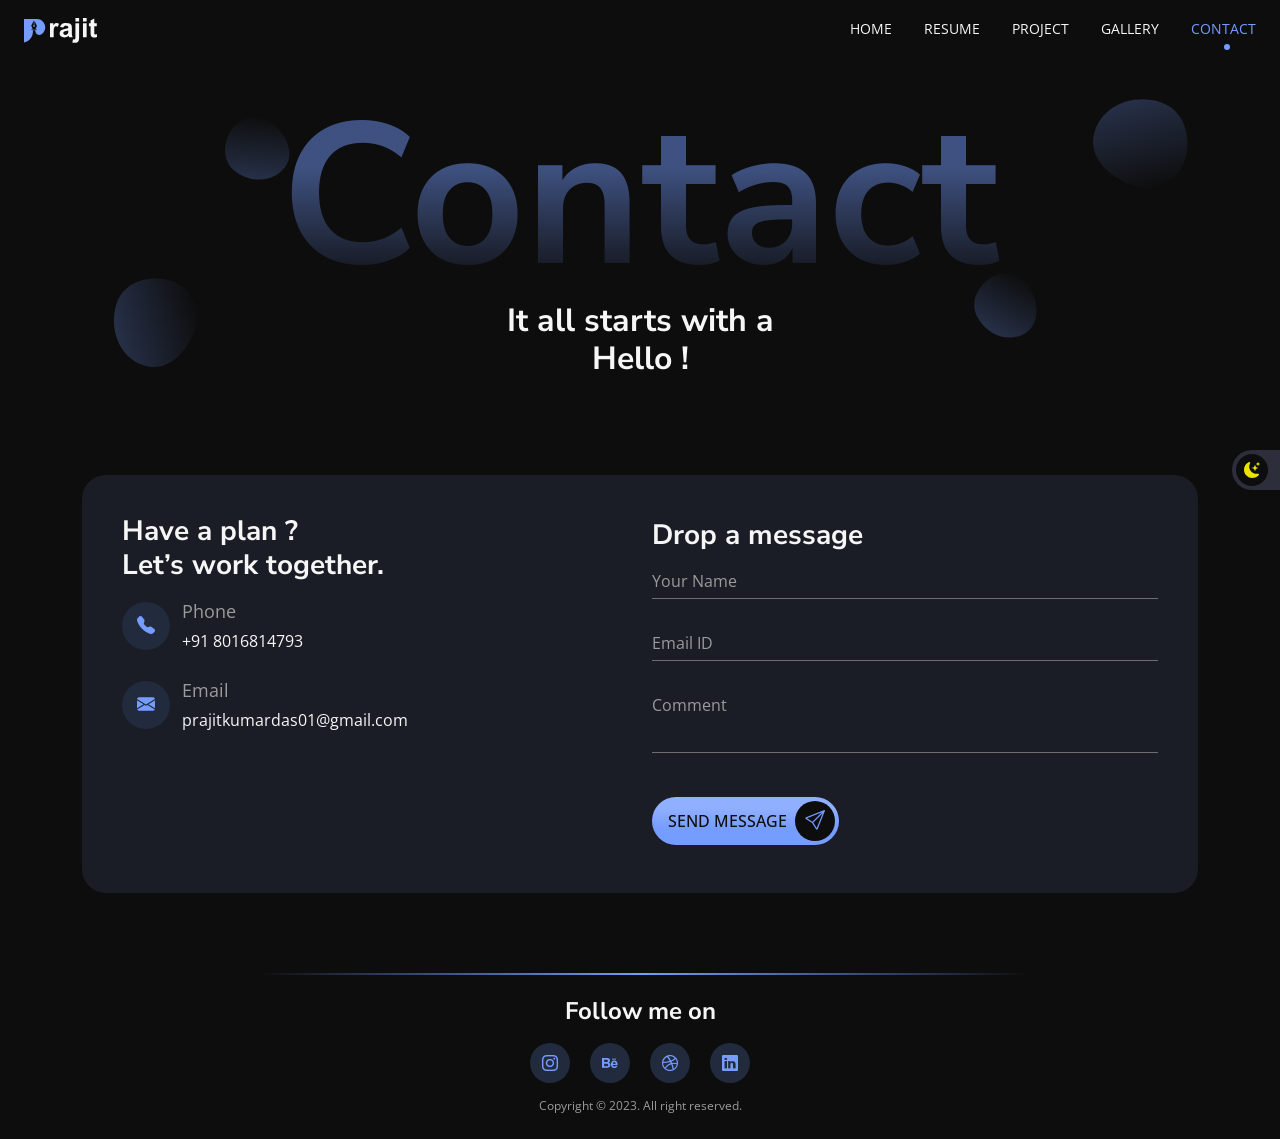
<file: contact.html>
<!doctype html>
<html lang="en">

<head>
    <!-- Required meta tags -->
    <meta charset="utf-8">
    <meta name="viewport" content="width=device-width, initial-scale=1">

    <!-- Bootstrap CSS -->
    <link href="https://cdn.jsdelivr.net/npm/bootstrap@5.0.2/dist/css/bootstrap.min.css" rel="stylesheet"
        integrity="sha384-EVSTQN3/azprG1Anm3QDgpJLIm9Nao0Yz1ztcQTwFspd3yD65VohhpuuCOmLASjC" crossorigin="anonymous">
    <link rel="stylesheet" href="https://cdn.jsdelivr.net/npm/bootstrap-icons@1.11.1/font/bootstrap-icons.css">
    <link rel="icon" href="Images/favicon_prajit.png" type="image/x-icon">
    <link href="https://cdn.jsdelivr.net/npm/bootstrap@5.3.0/dist/css/bootstrap.min.css" rel="stylesheet">

    <!-- Font CSS -->
    <link rel="preconnect" href="https://fonts.googleapis.com">
    <link rel="preconnect" href="https://fonts.gstatic.com" crossorigin>
    <link href="https://fonts.googleapis.com/css2?family=Nunito+Sans:opsz,wght@6..12,200;6..12,300;6..12,400;6..12,500;6..12,600;6..12,700;6..12,800;6..12,900;6..12,1000&family=Open+Sans:wght@300;400;500;600;700;800&display=swap" rel="stylesheet">

    <!-- Style CSS -->
    <link rel="stylesheet" href="css/index.css">
    <link rel="stylesheet" href="css/contact.css">
    <link rel="stylesheet" href="css/contact_responsive.css">

    <!-- Script File -->

    <title>Prajit</title>
</head>

<body>
    <div class="pre-loader" id="preLoader">
        <div class="loader" id="loader">
        </div>
        <div class="loading-text" id="loading-text">
        </div>

    </div>

    <!-- PROGRESS ICON STARTS HERE -->
    <div class="progress-wrap">
        <i class="bi bi-arrow-up"></i>
        <svg class="progress-circle svg-content" width="100%" height="100%" viewBox="-1 -1 102 102">
            <path d="M50,1 a49,49 0 0,1 0,98 a49,49 0 0,1 0,-98" />
        </svg>
    </div>
    <!-- PROGRESS ICON ENDS HERE -->

    <!-- NAVBAR STARTS HERE -->
    <nav class="navbar navbar-expand-lg" id="navbar">
        <div class="container-fluid navbar-link-holder">
            <a class="text-decoration-none" href="index.html">
                <h1 class="logo">
                    <svg viewBox="0 0 23 25" fill="none" xmlns="http://www.w3.org/2000/svg">
                        <path fill-rule="evenodd" clip-rule="evenodd" d="M19.501 2.48762C17.8689 0.896718 15.6811 0.00438978 13.4019 0L0 0V24.4876C2.1151 24.0824 4.07267 23.0879 5.64713 21.6186C7.2216 20.1492 8.34887 18.265 8.89905 16.1829C9.14845 15.2366 9.27646 14.2624 9.28 13.2838C9.27983 12.7741 9.24547 12.2651 9.17714 11.76H11.8781C11.8406 11.96 11.8176 12.1624 11.8095 12.3657C11.811 13.1125 12.0121 13.8452 12.3918 14.4882C12.7716 15.1312 13.3163 15.661 13.9695 16.0229C14.0041 16.0481 14.0411 16.0698 14.08 16.0876C14.6338 16.3983 15.2583 16.561 15.8933 16.56H16.0838C16.676 16.5584 17.2609 16.4284 17.7981 16.179C18.2187 15.9309 18.6187 15.6494 18.9943 15.3371C20.5161 14.0837 21.5567 12.3417 21.939 10.4076C22.0449 9.85515 22.0984 9.29394 22.099 8.73143C22.1046 7.56996 21.8776 6.41913 21.4314 5.34678C20.9852 4.27443 20.3288 3.30227 19.501 2.48762ZM13.5048 7.2381C12.8216 8.33088 12.3319 9.53324 12.0571 10.7924H9.00952C8.7235 9.50135 8.21427 8.27016 7.50476 7.15429L10.2133 1.59238V6.21333C9.98666 6.2802 9.79167 6.42651 9.66409 6.62544C9.53651 6.82437 9.48488 7.06262 9.51866 7.29652C9.55244 7.53042 9.66937 7.74432 9.84803 7.89902C10.0267 8.05373 10.2551 8.13888 10.4914 8.13888C10.7278 8.13888 10.9562 8.05373 11.1348 7.89902C11.3135 7.74432 11.4304 7.53042 11.4642 7.29652C11.498 7.06262 11.4463 6.82437 11.3188 6.62544C11.1912 6.42651 10.9962 6.2802 10.7695 6.21333H10.7886V1.6419L13.5048 7.2381ZM10.8381 7.13905C10.8389 7.20476 10.8201 7.2692 10.7841 7.32421C10.7481 7.37921 10.6967 7.42228 10.6362 7.44795C10.5757 7.47362 10.5089 7.48073 10.4444 7.46838C10.3798 7.45602 10.3204 7.42476 10.2737 7.37856C10.227 7.33237 10.195 7.27332 10.1819 7.20893C10.1688 7.14454 10.1751 7.0777 10.2001 7.01692C10.2251 6.95614 10.2676 6.90415 10.3221 6.86756C10.3767 6.83097 10.441 6.81143 10.5067 6.81143C10.5508 6.81191 10.5945 6.82122 10.635 6.83881C10.6755 6.8564 10.7121 6.88192 10.7427 6.91387C10.7732 6.94581 10.797 6.98354 10.8128 7.02482C10.8285 7.06611 10.8358 7.11013 10.8343 7.15429L10.8381 7.13905ZM7.48952 11.5124V11.021H13.5124V11.5124H7.48952Z" fill="#1149D7"/>
                    </svg>
    
                        <svg class="rajit" viewBox="0 0 49 26" fill="none" xmlns="http://www.w3.org/2000/svg">
                            <path d="M3.8235 19.9475H0V5.49714H3.55137V7.55176C4.15914 6.58114 4.70341 5.94162 5.18418 5.6332C5.67402 5.32478 6.22737 5.17057 6.84421 5.17057C7.71504 5.17057 8.55412 5.41096 9.36146 5.89173L8.17767 9.22539C7.53362 8.80812 6.93492 8.59948 6.38158 8.59948C5.84638 8.59948 5.39282 8.74915 5.0209 9.0485C4.64898 9.33878 4.35417 9.86944 4.13646 10.6405C3.92782 11.4115 3.8235 13.0262 3.8235 15.4845V19.9475Z" fill="black"/>
                            <path d="M13.8789 9.90573L10.4092 9.27982C10.7992 7.88286 11.4705 6.84874 12.423 6.17747C13.3755 5.50621 14.7906 5.17057 16.6683 5.17057C18.3737 5.17057 19.6436 5.37467 20.4782 5.78288C21.3127 6.18201 21.8978 6.69453 22.2335 7.32044C22.5782 7.93728 22.7505 9.07572 22.7505 10.7357L22.7097 15.1988C22.7097 16.4687 22.7687 17.4076 22.8866 18.0154C23.0136 18.6141 23.2449 19.2581 23.5805 19.9475H19.7979C19.6981 19.6935 19.5756 19.3171 19.4305 18.8182C19.367 18.5914 19.3216 18.4417 19.2944 18.3691C18.6413 19.0041 17.9428 19.4804 17.199 19.7979C16.4551 20.1153 15.6614 20.2741 14.8178 20.2741C13.3301 20.2741 12.1554 19.8704 11.2936 19.0631C10.4409 18.2558 10.0146 17.2352 10.0146 16.0016C10.0146 15.1852 10.2096 14.4595 10.5997 13.8245C10.9897 13.1804 11.534 12.6906 12.2325 12.3549C12.94 12.0102 13.956 11.7109 15.2804 11.4569C17.0674 11.1213 18.3056 10.8083 18.9951 10.518V10.137C18.9951 9.40228 18.8136 8.88069 18.4508 8.57227C18.0879 8.25477 17.4031 8.09603 16.3962 8.09603C15.7158 8.09603 15.1852 8.2321 14.8042 8.50423C14.4232 8.7673 14.1148 9.23446 13.8789 9.90573ZM18.9951 13.0081C18.5052 13.1714 17.7296 13.3664 16.6683 13.5932C15.607 13.8199 14.913 14.0422 14.5865 14.2599C14.0875 14.6137 13.8381 15.0627 13.8381 15.607C13.8381 16.1422 14.0377 16.6048 14.4368 16.9949C14.8359 17.3849 15.3439 17.5799 15.9607 17.5799C16.6502 17.5799 17.3078 17.3532 17.9337 16.8996C18.3964 16.5549 18.7002 16.1331 18.8454 15.6342C18.9452 15.3076 18.9951 14.6862 18.9951 13.7701V13.0081Z" fill="black"/>
                            <path d="M26.4516 3.53776V0H30.2751V3.53776H26.4516ZM30.2751 5.49714V19.4985C30.2751 21.34 30.1526 22.6371 29.9077 23.39C29.6718 24.152 29.2092 24.7462 28.5198 25.1725C27.8395 25.5989 26.9686 25.812 25.9073 25.812C25.5263 25.812 25.1136 25.7758 24.6691 25.7032C24.2337 25.6397 23.762 25.5399 23.254 25.4038L23.9207 22.1382C24.1021 22.1745 24.2745 22.2017 24.4378 22.2199C24.592 22.2471 24.7371 22.2607 24.8732 22.2607C25.2632 22.2607 25.5807 22.1745 25.8257 22.0021C26.0796 21.8389 26.2475 21.6393 26.3291 21.4035C26.4107 21.1676 26.4516 20.46 26.4516 19.2808V5.49714H30.2751Z" fill="black"/>
                            <path d="M34.2891 3.53776V0H38.1126V3.53776H34.2891ZM34.2891 19.9475V5.49714H38.1126V19.9475H34.2891Z" fill="black"/>
                            <path d="M48.6714 5.49714V8.54505H46.0589V14.3687C46.0589 15.548 46.0816 16.2374 46.127 16.437C46.1814 16.6275 46.2948 16.7862 46.4671 16.9132C46.6485 17.0402 46.8663 17.1037 47.1202 17.1037C47.474 17.1037 47.9865 16.9813 48.6578 16.7363L48.9844 19.7026C48.0954 20.0836 47.0885 20.2741 45.9637 20.2741C45.2743 20.2741 44.6529 20.1607 44.0995 19.9339C43.5462 19.6981 43.138 19.3987 42.8749 19.0359C42.6209 18.664 42.4441 18.165 42.3443 17.5391C42.2626 17.0946 42.2218 16.1966 42.2218 14.845V8.54505H40.4665V5.49714H42.2218V2.62611L46.0589 0.394596V5.49714H48.6714Z" fill="black"/>
                        </svg></h1>

            </a>

           
            <div class="d-flex align-items-center justify-content-center conatainer-for-toogle-switch"> <!-- Container for menu icon and toggle button -->
                
                <label aria-label="switch" class="switch" for="toggleSwitch">
                    <input type="checkbox" id="toggleSwitch">
                    <span class="slider"></span>
                </label>

                <button aria-label="toogle-button" class="navbar-toggler navbar-toogle-mobile" id="navbar-toggler" >
                    <i class="hamburger bi bi-list"></i>
                    <span class="cross bi bi-x" style="display: none;"></span>
                </button>
            </div>


            <div class="collapse navbar-collapse d-none d-lg-block" id="navbarSupportedContent">
                <ul class="navbar-nav me-auto mb-2 mb-lg-0 menu-items" id="menu">
                    <li class="nav-item">
                        <a class="nav-link" href="#" data-target="home">Home</a>
                    </li>
                
                    <li class="nav-item">
                        <a class="nav-link" href="#" data-target="resume">Resume</a>
                    </li>
                    <li class="nav-item">
                        <a class="nav-link" href="#" data-target="portfolio">Project</a>
                    </li>
                    <li class="nav-item">
                        <a class="nav-link " href="#" data-target="about">Gallery</a>
                    </li>
                    <li class="nav-item">
                        <a class="nav-link selected active" href="#" data-target="contact">Contact</a>
                    </li>
                </ul>

            </div>

            <div class="overlay-for-mobile d-xl-none">
                <!-- Content that appears when the button is clicked -->
                <div class="mobile-menu-container">
                    <ul class="mb-2 mb-lg-0" id="menu">
                        <li class="nav-item">
                            <a class="nav-link link-for-mobile " href="index.html" data-target="home">Home<i class="bi bi-box-arrow-up-right mx-2"></i></a>
                        </li>
                        <li class="nav-item">
                            <a class="nav-link link-for-mobile" href="resume.html" data-target="resume">Resume<i class="bi bi-box-arrow-up-right mx-2"></i></a>
                        </li>
                        <li class="nav-item">
                            <a class="nav-link link-for-mobile" href="portfolio.html" data-target="portfolio">Project<i class="bi bi-box-arrow-up-right mx-2"></i></a>
                        </li>
                        <li class="nav-item">
                            <a class="nav-link link-for-mobile" href="about.html" data-target="about">Gallery<i class="bi bi-box-arrow-up-right mx-2"></i></a>
                        </li>
                        <li class="nav-item">
                            <a class="nav-link link-for-mobile selected" href="contact.html" data-target="contact">Contact<i class="bi bi-box-arrow-up-right mx-2"></i></a>
                        </li>
                    </ul>
                </div>
                <div class="d-flex flex-row align-items-center justify-content-center mt-2 overflow-hidden social-icon-in-menu">
                    <a aria-label="instagram" href="https://www.instagram.com/iam_prajit/" class="social-icon bottom-to-top" target="_blank"><i
                            class="bi bi-instagram"></i></a>
                    <a aria-label="behance" href="https://www.behance.net/pradas3" class="social-icon bottom-to-top" target="_blank"><i
                            class="bi bi-behance"></i></a>
                    <a aria-label="dribbble" href="https://dribbble.com/PrajitO1" class="social-icon bottom-to-top" target="_blank"><i
                            class="bi bi-dribbble"></i></a>
                    <a aria-label="linkedin" href="https://www.linkedin.com/in/prajit-das-1b75881a2/" class="social-icon bottom-to-top" target="_blank"><i
                            class="bi bi-linkedin"></i></a>
                </div>
            </div>

        </div>
    </nav>
    <!-- NAVBAR ENDS HERE -->

    <!-- HERO SECTION STARTS HERE -->
    <div class="container-for-hero-section-in-contact-page d-flex flex-column justify-content-center reveal-curve-left">
        <div class="container hero-section-text">
            <h1 class="gallery-text">Contact</h1>
            <h1 class="a-bit-about-me-text bottom-to-top overflow-hidden">It all starts with a
                <br> Hello !</h1>

            <svg class="svg1" xmlns="http://www.w3.org/2000/svg" viewBox="0 0 67 63">
                <path fill-rule="evenodd" clip-rule="evenodd" d="M37.6687 1.59326C55.1304 7.11965 70.7244 22.0686 65.2235 39.4498C59.2896 58.1992 37.9884 66.0613 19.1521 60.0999C2.71175 54.8967 -3.04411 35.8477 2.13506 19.4831C6.81182 4.70596 22.8231 -3.10516 37.6687 1.59326Z" fill="url(#paint0_linear_576_959)"/>
                <defs>
                <linearGradient id="paint0_linear_576_959" x1="51.7323" y1="93.9757" x2="26.4603" y2="-2.58406" gradientUnits="userSpaceOnUse">
                <stop offset="0.0001" stop-color="#759CFF" stop-opacity="0.37"/>
                <stop offset="1" stop-color="#759CFF" stop-opacity="0"/>
                </linearGradient>
                </defs>
            </svg>

            <svg class="svg2" xmlns="http://www.w3.org/2000/svg" viewBox="0 0 67 63">
                <path fill-rule="evenodd" clip-rule="evenodd" d="M37.6687 1.59326C55.1304 7.11965 70.7244 22.0686 65.2235 39.4498C59.2896 58.1992 37.9884 66.0613 19.1521 60.0999C2.71175 54.8967 -3.04411 35.8477 2.13506 19.4831C6.81182 4.70596 22.8231 -3.10516 37.6687 1.59326Z" fill="url(#paint0_linear_576_959)"/>
                <defs>
                <linearGradient id="paint0_linear_576_959" x1="51.7323" y1="93.9757" x2="26.4603" y2="-2.58406" gradientUnits="userSpaceOnUse">
                <stop offset="0.0001" stop-color="#759CFF" stop-opacity="0.37"/>
                <stop offset="1" stop-color="#759CFF" stop-opacity="0"/>
                </linearGradient>
                </defs>
            </svg>

            <svg class="svg3" xmlns="http://www.w3.org/2000/svg" viewBox="0 0 67 63">
                <path fill-rule="evenodd" clip-rule="evenodd" d="M37.6687 1.59326C55.1304 7.11965 70.7244 22.0686 65.2235 39.4498C59.2896 58.1992 37.9884 66.0613 19.1521 60.0999C2.71175 54.8967 -3.04411 35.8477 2.13506 19.4831C6.81182 4.70596 22.8231 -3.10516 37.6687 1.59326Z" fill="url(#paint0_linear_576_959)"/>
                <defs>
                <linearGradient id="paint0_linear_576_959" x1="51.7323" y1="93.9757" x2="26.4603" y2="-2.58406" gradientUnits="userSpaceOnUse">
                <stop offset="0.0001" stop-color="#759CFF" stop-opacity="0.37"/>
                <stop offset="1" stop-color="#759CFF" stop-opacity="0"/>
                </linearGradient>
                </defs>
            </svg>
            <svg class="svg4" xmlns="http://www.w3.org/2000/svg" viewBox="0 0 67 63">
                <path fill-rule="evenodd" clip-rule="evenodd" d="M37.6687 1.59326C55.1304 7.11965 70.7244 22.0686 65.2235 39.4498C59.2896 58.1992 37.9884 66.0613 19.1521 60.0999C2.71175 54.8967 -3.04411 35.8477 2.13506 19.4831C6.81182 4.70596 22.8231 -3.10516 37.6687 1.59326Z" fill="url(#paint0_linear_576_959)"/>
                <defs>
                <linearGradient id="paint0_linear_576_959" x1="51.7323" y1="93.9757" x2="26.4603" y2="-2.58406" gradientUnits="userSpaceOnUse">
                <stop offset="0.0001" stop-color="#759CFF" stop-opacity="0.37"/>
                <stop offset="1" stop-color="#759CFF" stop-opacity="0"/>
                </linearGradient>
                </defs>
            </svg>

        </div>
    </div>
    <!-- HERO SECTION ENDS HERE -->

   <!-- CONTACT STARTS HERE -->
   <div class="contact-section">
    <div class="container">
        <div class="parent-container-for-contact-section">
            <div class="row">
                <div class="col-lg-6 container-for-number-and-email">
                    <h4 class="have-a-plan m-0">Have a plan ? <br>
                        Let’s work together.</h4>

                    <div class="d-flex flex-row align-items-center pb-4">
                        <div class="phone-icon">
                            <i class="bi bi-telephone-fill"></i>
                        </div>
                        <div class="">
                            <p class="phone">Phone</p>
                            <p class="number"><a href="tel:+918016814793">+91 8016814793</a></p>
                        </div>
                    </div>

                    <div class="d-flex flex-row align-items-center pb-md-4">
                        <div class="email-icon">
                            <i class="bi bi-envelope-fill"></i>
                        </div>
                        <div>
                            <p class="email">Email</p>
                            <p class="email-id"><a href="mailto:prajitkumardas01@gmail.com">prajitkumardas01@gmail.com</a></p>
                        </div>
                    </div>


                </div>
                <div class="col-lg-6 container-for-inputs">
                    <form id="form" class="d-flex flex-column contact-form mt-1" method="post" name="contact-form">
                        <h4 class="say-hello-text">Drop a message</h4>
                        <div class="inputbox">
                            <div class="inputbox-content">
                                <input id="name" type="text" name="name" required/>
                                <label for="name">Your Name</label>
                                <span class="underline"></span>
                            </div>
                        </div>
                
                        <div class="inputbox">
                            <div class="inputbox-content">
                                <input id="email" type="email" name="email" required/>
                                <label for="email">Email ID</label>
                                <span class="underline"></span>
                            </div>
                        </div>
                
                        <div class="inputbox mb-0">
                            <div class="inputbox-content2">
                                <textarea class="form-cntrol" id="textarea" rows="4" name="comment" required></textarea>
                                <label for="textarea">Comment</label>
                                <span class="underline2"></span>
                            </div>
                        </div>
                
                        <div class="download-resume-button-container bottom-to-top overflow-hidden justify-content-start">
                            <button class="contact-button border-0" type="submit">Send Message <span class="icon">
                                <i class="bi bi-send"></i>
                                <i class="bi bi-send"></i>
                            </span></button>
                        </div>
                
                        <!-- Feedback Message -->
                        <div class="message">
                            <div class="success" id="success">Your Message Successfully Sent!</div>
                            <div class="danger" id="danger">Fields Can't be Empty!</div>
                        </div>
                    </form>

                </div>
            </div>

        </div>
    </div>

</div>

<!-- CONTACT ENDS HERE -->

    <!-- FOOTER STARTS HERE -->
    <div class="parent-container-for-footer">
        <div class="container">
            <h3 class="follow-me-text">Follow me on</h3>
            <div class="d-flex flex-row align-items-center justify-content-center mt-2 overflow-hidden">
                <a aria-label="instagram" href="https://www.instagram.com/iam_prajit/" class="social-icon bottom-to-top" target="_blank"><i
                        class="bi bi-instagram"></i></a>
                <a aria-label="behance" href="https://www.behance.net/pradas3" class="social-icon bottom-to-top" target="_blank"><i
                        class="bi bi-behance"></i></a>
                <a aria-label="dribbble" href="https://dribbble.com/PrajitO1" class="social-icon bottom-to-top" target="_blank"><i
                        class="bi bi-dribbble"></i></a>
                <a aria-label="linkedin" href="https://www.linkedin.com/in/prajit-das-1b75881a2/" class="social-icon bottom-to-top" target="_blank"><i
                        class="bi bi-linkedin"></i></a>
            </div>
            <p class="copyright-text mt-1">Copyright © 2023. All right reserved.</p>
        </div>
    </div>
    <!-- FOOTER ENDS HERE -->

    <!-- SCROLL TO TOP STARTS HERE -->
    <script src='https://ajax.googleapis.com/ajax/libs/jquery/3.5.1/jquery.min.js'></script>
    <script>
        (function ($) {
            "use strict";

            $(document).ready(function () {
                "use strict";

                //Scroll back to top

                var progressPath = document.querySelector('.progress-wrap path');
                var pathLength = progressPath.getTotalLength();
                progressPath.style.transition = progressPath.style.WebkitTransition = 'none';
                progressPath.style.strokeDasharray = pathLength + ' ' + pathLength;
                progressPath.style.strokeDashoffset = pathLength;
                progressPath.getBoundingClientRect();
                progressPath.style.transition = progressPath.style.WebkitTransition = 'stroke-dashoffset 10ms linear';
                var updateProgress = function () {
                    var scroll = $(window).scrollTop();
                    var height = $(document).height() - $(window).height();
                    var progress = pathLength - (scroll * pathLength / height);
                    progressPath.style.strokeDashoffset = progress;
                }
                updateProgress();
                $(window).scroll(updateProgress);
                var offset = 50;
                var duration = 550;
                jQuery(window).on('scroll', function () {
                    if (jQuery(this).scrollTop() > offset) {
                        jQuery('.progress-wrap').addClass('active-progress');
                    } else {
                        jQuery('.progress-wrap').removeClass('active-progress');
                    }
                });
                jQuery('.progress-wrap').on('click', function (event) {
                    event.preventDefault();
                    jQuery('html, body').animate({ scrollTop: 0 }, duration);
                    return false;
                })


            });

        })(jQuery);
    </script>
        <script src="js/java_script.js"></script>
        <script src="js/dark_mode.js"></script>
    <!-- SCROLL TO TOP ENDS HERE -->



  <!-- ENQUIRY FORM -->
  <script>
    document.addEventListener("DOMContentLoaded", function() {
        const form = document.getElementById('form');
        const url = 'https://script.google.com/macros/s/AKfycbxqB47HRO8LkZLPdFxK-FbTndog_WKdSnkYn7-7JRy1SUO1HrbwYA_eNVrhN-jqhVOJ/exec';

        form.addEventListener("submit", function(e) {
            e.preventDefault(); // Prevent default form submission

            const formData = new FormData(form);

            fetch(url, {
                method: "POST",
                body: formData
            })
            .then(response => response.text())
            .then(result => {
                console.log(result); // Log the response
                // You can handle the response as needed (e.g., show a success message)
                const success = document.getElementById('success');
                const danger = document.getElementById('danger');

                if (result.includes("successful")) {
                    success.style.display = 'block';
                    danger.style.display = 'none';
                } else {
                    success.style.display = 'none';
                    danger.style.display = 'block';
                }

                // Hide messages after 4 seconds
                setTimeout(() => {
                    danger.style.display = 'none';
                    success.style.display = 'none';
                }, 4000);
            })
            .catch(error => console.error('Error:', error));
        });
    });
</script>

<!-- ENQUIRY FORM -->


    <script>
        let imageIndex = 0; // Initialize the index of the current image
const images = [
    "Images/about_section_image.png",
    "Images/IMG_20220315_121437.jpg",
];

function changeImage() {
    const imgElement = document.querySelector('.gallery-img');
    imgElement.src = images[imageIndex];
    imageIndex++;
    if (imageIndex >= images.length) {
        imageIndex = 0;
    }
}
setInterval(changeImage, 4000);
    </script>

        <!-- NAVBAR TOOGLE  STARTS HERE-->

    <script>
    document.addEventListener("DOMContentLoaded", function() {
        const navbarToggler = document.getElementById('navbar-toggler');
        const navbarCollapse = document.getElementById('navbarSupportedContent');
        const hamburgerIcon = navbarToggler.querySelector('.hamburger');
        const crossIcon = navbarToggler.querySelector('.cross');
    
        navbarToggler.addEventListener('click', function() {
            navbarCollapse.classList.toggle('show');
            hamburgerIcon.style.display = hamburgerIcon.style.display === 'none' ? 'inline' : 'none';
            crossIcon.style.display = crossIcon.style.display === 'none' ? 'inline' : 'none';
        });
    });
    
    </script>
    <!-- NAVBAR TOOGLE  ENDS HERE-->

    <!-- NAV SAHDOW STARTS HERE -->
    <script>
    window.addEventListener('scroll', function() {
        const navbar = document.getElementById('navbar');
        if (window.scrollY > 0) {
            navbar.classList.add('scrolled');
        } else {
            navbar.classList.remove('scrolled');
        }
    });
    
    </script>

    <!-- NAV SAHDOW ENDS HERE -->


    <!-- REVEAL EFFECT STARTS HERE -->
    <script>
        var rafId = null;
        var delay = 200;
        var lTime = 0;

        function scroll() {
        var scrollTop = $(window).scrollTop();
        var height = $(window).height()
        var visibleTop = scrollTop + height;
        $('.reveal').each(function() {
            var $t = $(this);
            if ($t.hasClass('reveal_visible')) { return; }
            var top = $t.offset().top;
            if (top <= visibleTop) {
            if (top + $t.height() < scrollTop) {
                $t.removeClass('reveal_pending').addClass('reveal_visible');
            } else {
                $t.addClass('reveal_pending');
                if (!rafId) requestAnimationFrame(reveal);  
            }
            }
        });
        }
        function reveal() {
        rafId = null;
        var now = performance.now();
        
        if (now - lTime > delay) {
            lTime = now;
            var $ts = $('.reveal_pending');
            $($ts.get(0)).removeClass('reveal_pending').addClass('reveal_visible');  
        }
        
        
        if ($('.reveal_pending').length >= 1) rafId = requestAnimationFrame(reveal);
        }

        $(scroll);
        $(window).scroll(scroll);
    </script>
    <!-- REVEAL EFFECT ENDS HERE -->


       <!-- LEFT TO RIGHT ANIMATION STARTS HERE -->
       <script>
        function revealOnScroll() {
            const elements = document.querySelectorAll('.bottom-to-top');
            elements.forEach((element) => {
                const elementTop = element.getBoundingClientRect().top;
                const windowHeight = window.innerHeight;
                if (elementTop < windowHeight) {
                    element.classList.add('bottom-to-top-visible');
                }
            });
        }

        document.addEventListener('DOMContentLoaded', revealOnScroll);
        window.addEventListener('scroll', revealOnScroll);

    </script>

    <!-- LEFT TO RIGHT ANIMATION ENDS HERE -->

    
    <!-- IMAGE OPEN STARTS HERE -->

    <script>
        function revealOnScroll() {
  const elements = document.querySelectorAll('.reveal-curve-left');
  elements.forEach((element) => {
    const elementTop = element.getBoundingClientRect().top;
    const windowHeight = window.innerHeight;
    if (elementTop < windowHeight) {
      element.classList.add('reveal-curve-left-visible');
    }
  });
}

document.addEventListener('DOMContentLoaded', revealOnScroll);
window.addEventListener('scroll', revealOnScroll);

    </script>

    <!-- IMAGE OPEN STARTS HERE -->
    <script src="https://cdn.jsdelivr.net/npm/bootstrap@5.0.2/dist/js/bootstrap.bundle.min.js"
        integrity="sha384-MrcW6ZMFYlzcLA8Nl+NtUVF0sA7MsXsP1UyJoMp4YLEuNSfAP+JcXn/tWtIaxVXM"
        crossorigin="anonymous"></script>
    <script src='https://ajax.googleapis.com/ajax/libs/jquery/3.5.1/jquery.min.js'></script>
    <script src="https://cdn.jsdelivr.net/npm/bootstrap@5.0.0/dist/js/bootstrap.bundle.min.js"></script>
    <script>
        // Initialize Bootstrap tabs
        var myTab = new bootstrap.Tab(document.getElementById('home-tab'));
        myTab.show();
    </script>


    <script>
    // Get necessary elements
const navbarToggler = document.getElementById('navbar-toggler');
const overlay = document.getElementById('overlay');

// Toggle the overlay on button click
navbarToggler.addEventListener('click', function() {
    overlay.classList.toggle('active');
});

</script>







</body>

</html>
</file>
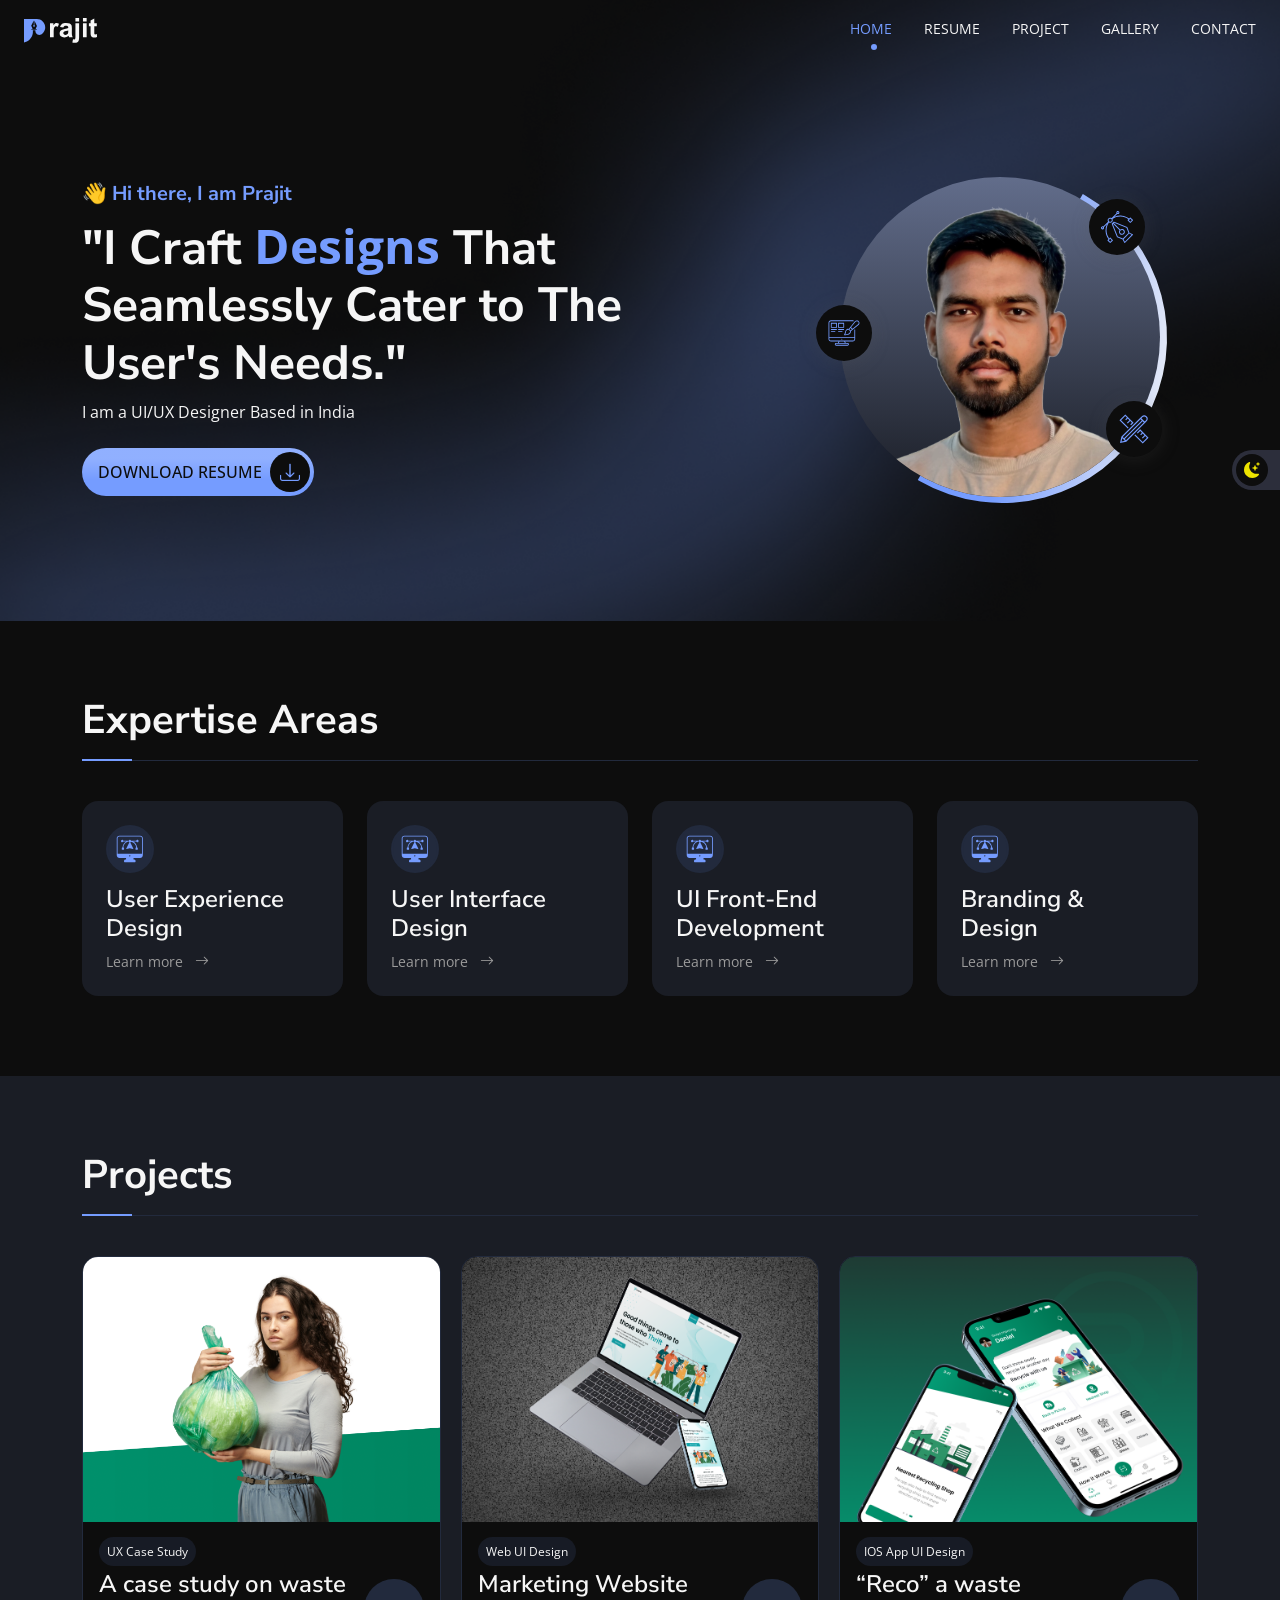
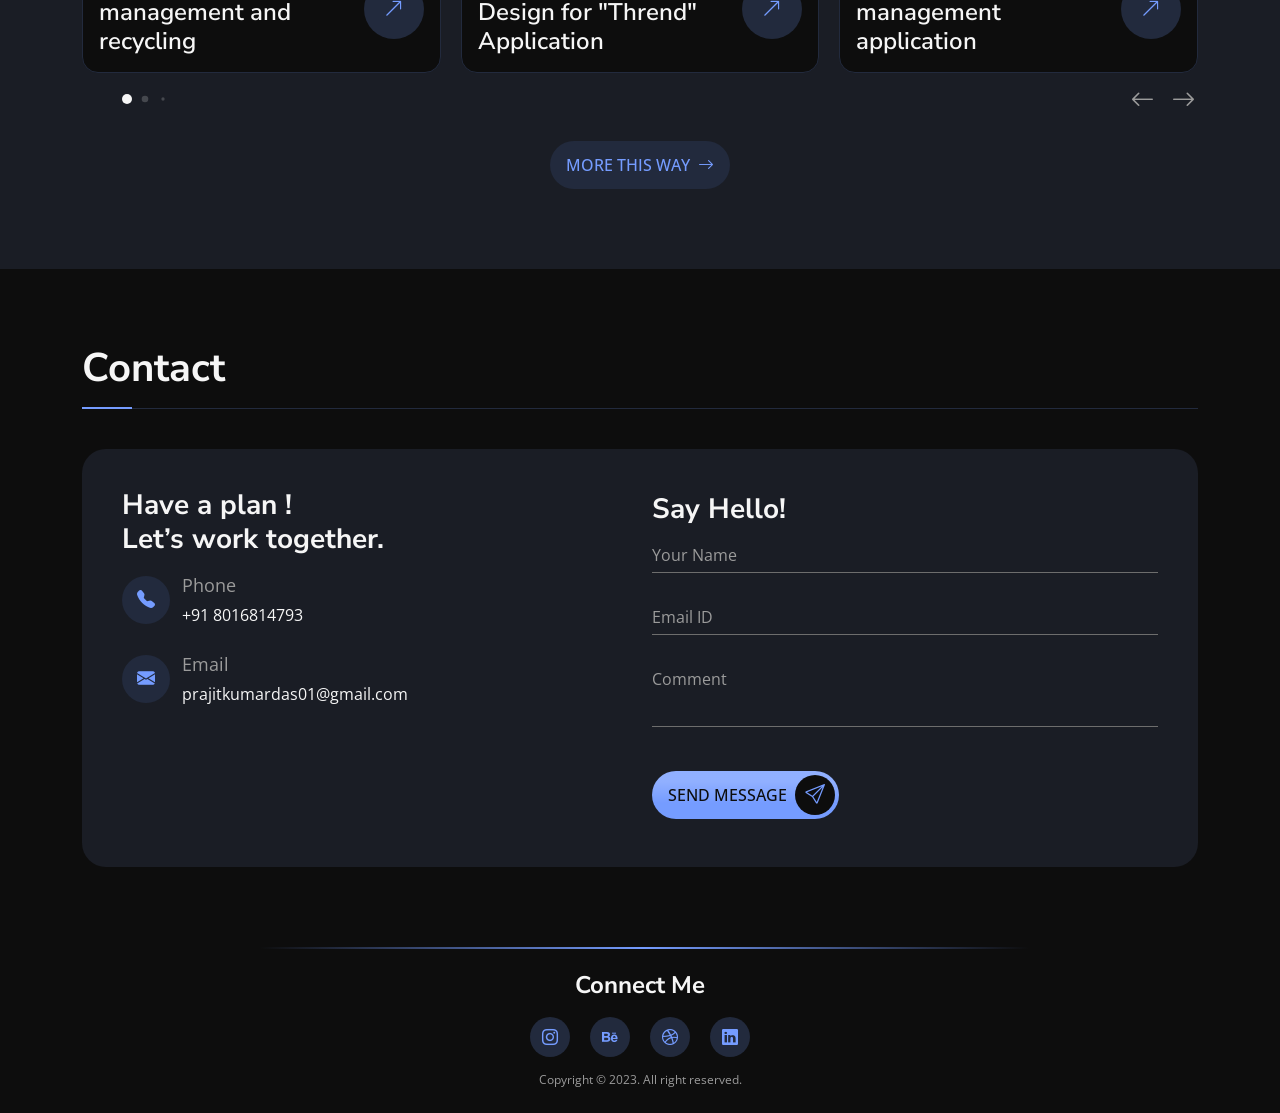
<file: home.html>
<!doctype html>
<html lang="en">

<head>
    <!-- Required meta tags -->
    <meta charset="utf-8">
    <meta name="viewport" content="width=device-width, initial-scale=1">

    <!-- Bootstrap CSS -->
    <link href="https://cdn.jsdelivr.net/npm/bootstrap@5.0.2/dist/css/bootstrap.min.css" rel="stylesheet"
        integrity="sha384-EVSTQN3/azprG1Anm3QDgpJLIm9Nao0Yz1ztcQTwFspd3yD65VohhpuuCOmLASjC" crossorigin="anonymous">
    <link rel="icon" href="Images/favicon_prajit.png" type="image/x-icon">
    <link rel="stylesheet" href="https://cdn.jsdelivr.net/npm/bootstrap-icons@1.11.1/font/bootstrap-icons.css">

    <!-- Font CSS -->
    <link rel="preconnect" href="https://fonts.googleapis.com">
    <link rel="preconnect" href="https://fonts.gstatic.com" crossorigin>
    <link href="https://fonts.googleapis.com/css2?family=Nunito+Sans:opsz,wght@6..12,200;6..12,300;6..12,400;6..12,500;6..12,600;6..12,700;6..12,800;6..12,900;6..12,1000&family=Open+Sans:wght@300;400;500;600;700;800&display=swap" rel="stylesheet">
  

    <!-- Style CSS -->
    <link rel="stylesheet" href="css/index.css">
    <link rel="stylesheet" href="css/home_responsive.css">
    <link rel="stylesheet" href="css/swiper-bundle.min.css">

    <title>Prajit</title>
</head>

<body>
    <!-- <div class="pre-loader" id="preLoader">
        <div class="loader" id="loader">
        </div>
        <div class="loading-text" id="loading-text">
        </div>

    </div> -->

    <label aria-label="switch" class="switch" for="toggleSwitch">
        <input type="checkbox" id="toggleSwitch">
        <span class="slider"></span>
    </label>

    <!-- PROGRESS ICON STARTS HERE -->
    <div class="progress-wrap">
        <i class="bi bi-arrow-up"></i>
        <svg class="progress-circle svg-content" width="100%" height="100%" viewBox="-1 -1 102 102">
            <path d="M50,1 a49,49 0 0,1 0,98 a49,49 0 0,1 0,-98" />
        </svg>
    </div>
    <!-- PROGRESS ICON ENDS HERE -->

    <!-- NAVBAR STARTS HERE -->
    <nav class="navbar navbar-expand-xl" id="navbar">
        <div class="container-fluid navbar-link-holder">
            <a class="text-decoration-none" aria-label="logo" href="home.html">
                <h1 class="logo">
                    <svg viewBox="0 0 23 25" fill="none" xmlns="http://www.w3.org/2000/svg">
                        <path fill-rule="evenodd" clip-rule="evenodd" d="M19.501 2.48762C17.8689 0.896718 15.6811 0.00438978 13.4019 0L0 0V24.4876C2.1151 24.0824 4.07267 23.0879 5.64713 21.6186C7.2216 20.1492 8.34887 18.265 8.89905 16.1829C9.14845 15.2366 9.27646 14.2624 9.28 13.2838C9.27983 12.7741 9.24547 12.2651 9.17714 11.76H11.8781C11.8406 11.96 11.8176 12.1624 11.8095 12.3657C11.811 13.1125 12.0121 13.8452 12.3918 14.4882C12.7716 15.1312 13.3163 15.661 13.9695 16.0229C14.0041 16.0481 14.0411 16.0698 14.08 16.0876C14.6338 16.3983 15.2583 16.561 15.8933 16.56H16.0838C16.676 16.5584 17.2609 16.4284 17.7981 16.179C18.2187 15.9309 18.6187 15.6494 18.9943 15.3371C20.5161 14.0837 21.5567 12.3417 21.939 10.4076C22.0449 9.85515 22.0984 9.29394 22.099 8.73143C22.1046 7.56996 21.8776 6.41913 21.4314 5.34678C20.9852 4.27443 20.3288 3.30227 19.501 2.48762ZM13.5048 7.2381C12.8216 8.33088 12.3319 9.53324 12.0571 10.7924H9.00952C8.7235 9.50135 8.21427 8.27016 7.50476 7.15429L10.2133 1.59238V6.21333C9.98666 6.2802 9.79167 6.42651 9.66409 6.62544C9.53651 6.82437 9.48488 7.06262 9.51866 7.29652C9.55244 7.53042 9.66937 7.74432 9.84803 7.89902C10.0267 8.05373 10.2551 8.13888 10.4914 8.13888C10.7278 8.13888 10.9562 8.05373 11.1348 7.89902C11.3135 7.74432 11.4304 7.53042 11.4642 7.29652C11.498 7.06262 11.4463 6.82437 11.3188 6.62544C11.1912 6.42651 10.9962 6.2802 10.7695 6.21333H10.7886V1.6419L13.5048 7.2381ZM10.8381 7.13905C10.8389 7.20476 10.8201 7.2692 10.7841 7.32421C10.7481 7.37921 10.6967 7.42228 10.6362 7.44795C10.5757 7.47362 10.5089 7.48073 10.4444 7.46838C10.3798 7.45602 10.3204 7.42476 10.2737 7.37856C10.227 7.33237 10.195 7.27332 10.1819 7.20893C10.1688 7.14454 10.1751 7.0777 10.2001 7.01692C10.2251 6.95614 10.2676 6.90415 10.3221 6.86756C10.3767 6.83097 10.441 6.81143 10.5067 6.81143C10.5508 6.81191 10.5945 6.82122 10.635 6.83881C10.6755 6.8564 10.7121 6.88192 10.7427 6.91387C10.7732 6.94581 10.797 6.98354 10.8128 7.02482C10.8285 7.06611 10.8358 7.11013 10.8343 7.15429L10.8381 7.13905ZM7.48952 11.5124V11.021H13.5124V11.5124H7.48952Z" fill="#1149D7"/>
                    </svg>
    
                        <svg class="rajit" viewBox="0 0 49 26" fill="none" xmlns="http://www.w3.org/2000/svg">
                            <path d="M3.8235 19.9475H0V5.49714H3.55137V7.55176C4.15914 6.58114 4.70341 5.94162 5.18418 5.6332C5.67402 5.32478 6.22737 5.17057 6.84421 5.17057C7.71504 5.17057 8.55412 5.41096 9.36146 5.89173L8.17767 9.22539C7.53362 8.80812 6.93492 8.59948 6.38158 8.59948C5.84638 8.59948 5.39282 8.74915 5.0209 9.0485C4.64898 9.33878 4.35417 9.86944 4.13646 10.6405C3.92782 11.4115 3.8235 13.0262 3.8235 15.4845V19.9475Z" fill="black"/>
                            <path d="M13.8789 9.90573L10.4092 9.27982C10.7992 7.88286 11.4705 6.84874 12.423 6.17747C13.3755 5.50621 14.7906 5.17057 16.6683 5.17057C18.3737 5.17057 19.6436 5.37467 20.4782 5.78288C21.3127 6.18201 21.8978 6.69453 22.2335 7.32044C22.5782 7.93728 22.7505 9.07572 22.7505 10.7357L22.7097 15.1988C22.7097 16.4687 22.7687 17.4076 22.8866 18.0154C23.0136 18.6141 23.2449 19.2581 23.5805 19.9475H19.7979C19.6981 19.6935 19.5756 19.3171 19.4305 18.8182C19.367 18.5914 19.3216 18.4417 19.2944 18.3691C18.6413 19.0041 17.9428 19.4804 17.199 19.7979C16.4551 20.1153 15.6614 20.2741 14.8178 20.2741C13.3301 20.2741 12.1554 19.8704 11.2936 19.0631C10.4409 18.2558 10.0146 17.2352 10.0146 16.0016C10.0146 15.1852 10.2096 14.4595 10.5997 13.8245C10.9897 13.1804 11.534 12.6906 12.2325 12.3549C12.94 12.0102 13.956 11.7109 15.2804 11.4569C17.0674 11.1213 18.3056 10.8083 18.9951 10.518V10.137C18.9951 9.40228 18.8136 8.88069 18.4508 8.57227C18.0879 8.25477 17.4031 8.09603 16.3962 8.09603C15.7158 8.09603 15.1852 8.2321 14.8042 8.50423C14.4232 8.7673 14.1148 9.23446 13.8789 9.90573ZM18.9951 13.0081C18.5052 13.1714 17.7296 13.3664 16.6683 13.5932C15.607 13.8199 14.913 14.0422 14.5865 14.2599C14.0875 14.6137 13.8381 15.0627 13.8381 15.607C13.8381 16.1422 14.0377 16.6048 14.4368 16.9949C14.8359 17.3849 15.3439 17.5799 15.9607 17.5799C16.6502 17.5799 17.3078 17.3532 17.9337 16.8996C18.3964 16.5549 18.7002 16.1331 18.8454 15.6342C18.9452 15.3076 18.9951 14.6862 18.9951 13.7701V13.0081Z" fill="black"/>
                            <path d="M26.4516 3.53776V0H30.2751V3.53776H26.4516ZM30.2751 5.49714V19.4985C30.2751 21.34 30.1526 22.6371 29.9077 23.39C29.6718 24.152 29.2092 24.7462 28.5198 25.1725C27.8395 25.5989 26.9686 25.812 25.9073 25.812C25.5263 25.812 25.1136 25.7758 24.6691 25.7032C24.2337 25.6397 23.762 25.5399 23.254 25.4038L23.9207 22.1382C24.1021 22.1745 24.2745 22.2017 24.4378 22.2199C24.592 22.2471 24.7371 22.2607 24.8732 22.2607C25.2632 22.2607 25.5807 22.1745 25.8257 22.0021C26.0796 21.8389 26.2475 21.6393 26.3291 21.4035C26.4107 21.1676 26.4516 20.46 26.4516 19.2808V5.49714H30.2751Z" fill="black"/>
                            <path d="M34.2891 3.53776V0H38.1126V3.53776H34.2891ZM34.2891 19.9475V5.49714H38.1126V19.9475H34.2891Z" fill="black"/>
                            <path d="M48.6714 5.49714V8.54505H46.0589V14.3687C46.0589 15.548 46.0816 16.2374 46.127 16.437C46.1814 16.6275 46.2948 16.7862 46.4671 16.9132C46.6485 17.0402 46.8663 17.1037 47.1202 17.1037C47.474 17.1037 47.9865 16.9813 48.6578 16.7363L48.9844 19.7026C48.0954 20.0836 47.0885 20.2741 45.9637 20.2741C45.2743 20.2741 44.6529 20.1607 44.0995 19.9339C43.5462 19.6981 43.138 19.3987 42.8749 19.0359C42.6209 18.664 42.4441 18.165 42.3443 17.5391C42.2626 17.0946 42.2218 16.1966 42.2218 14.845V8.54505H40.4665V5.49714H42.2218V2.62611L46.0589 0.394596V5.49714H48.6714Z" fill="black"/>
                        </svg>
                           
                    </h1>
            </a>
         

            <div class="d-flex align-items-center justify-content-center conatainer-for-toogle-switch"> 
                <button aria-label="toogle-button" class="navbar-toggler" id="navbar-toggler" >
                    <i class="hamburger bi bi-list"></i>
                    <span class="cross bi bi-x" style="display: none;"></span>
                </button>
            </div>
            <div class="collapse navbar-collapse d-none d-xl-block" id="navbarSupportedContent">
                <ul class="navbar-nav me-auto mb-2 mb-lg-0 menu-items" id="menu">
                    <li class="nav-item">
                        <a class="nav-link selected active" href="#" data-target="home">Home</a>
                    </li>
                    
                    <li class="nav-item">
                        <a class="nav-link" href="#" data-target="resume">Resume</a>
                    </li>
                    <li class="nav-item">
                        <a class="nav-link" href="#" data-target="portfolio">Project</a>
                    </li>
                    <li class="nav-item">
                        <a class="nav-link" href="#" data-target="about">Gallery</a>
                    </li>
                    <li class="nav-item">
                        <a class="nav-link" href="#" data-target="contact">Contact</a>
                    </li>
                </ul>
                  
            </div>

            <div class="overlay d-xl-none" id="overlay">
                <!-- Content that appears when the button is clicked -->
                <div class="overlay-content">
                    <ul class="navbar-nav me-auto mb-2 mb-lg-0 menu-items" id="menu">
                        <li class="nav-item">
                            <a class="nav-link selected active" href="#" data-target="home">Home</a>
                        </li>
                        
                        <li class="nav-item">
                            <a class="nav-link" href="#" data-target="resume">Resume</a>
                        </li>
                        <li class="nav-item">
                            <a class="nav-link" href="#" data-target="portfolio">Project</a>
                        </li>
                        <li class="nav-item">
                            <a class="nav-link" href="#" data-target="about">Gallery</a>
                        </li>
                        <li class="nav-item">
                            <a class="nav-link" href="#" data-target="contact">Contact</a>
                        </li>
                    </ul>
                </div>
            </div>
            

        </div>
    </nav>
    <!-- NAVBAR ENDS HERE -->





    <!-- HERO SECTION STARTS HERE -->
    <div class="parent-container-for-hero-section">
        <div class="container">
            <div class="container-for-hero-section">
                <img class="blueray" src="Images/blueray.png" alt="">
        
                <div class="row container-fluid p-0 rty">

                    <div class="col-lg-8 order-lg-1 order-2 d-flex justify-content-center flex-column holder-for-hero-text">
                        <p class="wave-text bottom-to-top overflow-hidden m-0">
                            <span class="wave">👋</span>
                            Hi there, I am Prajit
                        </p>
                        <h1 class="hero-text bottom-to-top overflow-hidden m-0">"I Craft <span class="designs">Designs</span> That Seamlessly 
                            Cater to The User's&nbsp;Needs."</h1>
                        <p class="m-0 iam-product-designer bottom-to-top overflow-hidden">I am a UI/UX Designer Based in India</p>
                        <div class="download-resume-button-container bottom-to-top overflow-hidden">
                                <a target="_blank" href="Images/Resume_Prajit_UI_UX_Designer.pdf" download="Resume_Prajit_UI_UX_Designer.pdf"
                                    class="primary-button">Download Resume<span class="icon">
                                        <i class="bi bi-download"></i>
                                        <i class="bi bi-download"></i>

                                    </span></a>
                        </div>
    
                    </div>
                    <div class="col-lg-4 order-lg-2 order-1 d-flex justify-content-center align-items-center">
                        <div class="hero-image-wrapper reveal">
                            <div class="icon1">
                                <svg viewBox="0 0 44 44" fill="none" xmlns="http://www.w3.org/2000/svg">
                                    <path d="M42.2728 5.68682C41.9226 5.33399 41.5019 5.05903 41.0382 4.87991C40.5744 4.70079 40.0781 4.62154 39.5817 4.64734C39.0852 4.67314 38.5998 4.8034 38.1572 5.02962C37.7145 5.25584 37.3246 5.57293 37.0128 5.96015L28.4195 16.3602C26.7595 16.0002 25.2928 16.7402 24.2661 18.5068C23.8928 19.1468 23.6395 19.8935 23.5128 20.7268C23.3061 22.0535 22.8928 23.2002 22.2395 24.2268C22.1328 24.4002 22.1195 24.6135 22.2128 24.7935C22.3061 24.9735 22.4928 25.0868 22.6928 25.0935C22.9795 25.1068 23.2661 25.1068 23.5395 25.1068C26.8595 25.1068 29.1795 24.3202 30.4328 22.7735C31.4061 21.5668 31.4595 20.2402 31.3928 19.5202L41.9395 10.9468C42.3287 10.6383 42.649 10.2518 42.8798 9.81201C43.1106 9.37225 43.2467 8.88904 43.2795 8.39348C43.3528 7.38682 42.9795 6.40015 42.2728 5.68682ZM30.9728 15.0535L32.8261 16.9068L30.9195 18.4535L29.4128 16.9402L30.9728 15.0535ZM29.5461 22.0735C28.5461 23.3002 26.5261 23.9535 23.6795 23.9735C24.1461 23.0402 24.4595 22.0268 24.6328 20.8935C24.7395 20.2002 24.9461 19.5868 25.2461 19.0735C25.8995 17.9535 26.6995 17.3935 27.6328 17.3935C27.8595 17.3935 28.0995 17.4268 28.3461 17.4935L30.2528 19.4135C30.3195 19.8202 30.4128 21.0202 29.5461 22.0735ZM41.2461 10.0602L41.2395 10.0668L33.7061 16.1935L31.6928 14.1802L37.8928 6.68015C38.3195 6.14682 38.9528 5.82015 39.6395 5.78015C40.3261 5.74015 40.9861 6.00015 41.4661 6.48682C41.9461 6.97348 42.1995 7.64015 42.1595 8.32015C42.1195 9.00015 41.7861 9.63348 41.2461 10.0602Z" fill="url(#paint0_linear_1612_464)"/>
                                    <path d="M19.0334 31.3397C19.3905 31.3397 19.6801 31.0502 19.6801 30.6931C19.6801 30.3359 19.3905 30.0464 19.0334 30.0464C18.6762 30.0464 18.3867 30.3359 18.3867 30.6931C18.3867 31.0502 18.6762 31.3397 19.0334 31.3397Z" fill="url(#paint1_linear_1612_464)"/>
                                    <path d="M12.3528 8.63991C12.3528 8.48962 12.2931 8.34549 12.1868 8.23922C12.0805 8.13294 11.9364 8.07324 11.7861 8.07324H4.50612C4.35583 8.07324 4.2117 8.13294 4.10543 8.23922C3.99916 8.34549 3.93945 8.48962 3.93945 8.63991V14.3532C3.93945 14.6666 4.19279 14.9199 4.50612 14.9199H11.7861C12.0995 14.9199 12.3528 14.6666 12.3528 14.3532V8.63991ZM11.2195 13.7799H5.07279V9.19991H11.2195V13.7799ZM12.3528 17.1532C12.3528 17.003 12.2931 16.8588 12.1868 16.7525C12.0805 16.6463 11.9364 16.5866 11.7861 16.5866H4.50612C4.35583 16.5866 4.2117 16.6463 4.10543 16.7525C3.99916 16.8588 3.93945 17.003 3.93945 17.1532C3.93945 17.3035 3.99916 17.4477 4.10543 17.5539C4.2117 17.6602 4.35583 17.7199 4.50612 17.7199H11.7861C12.0995 17.7199 12.3528 17.4666 12.3528 17.1532ZM4.50612 19.1332C4.35583 19.1332 4.2117 19.1929 4.10543 19.2992C3.99916 19.4055 3.93945 19.5496 3.93945 19.6999C3.93945 19.8502 3.99916 19.9943 4.10543 20.1006C4.2117 20.2069 4.35583 20.2666 4.50612 20.2666H9.61945C9.76974 20.2666 9.91388 20.2069 10.0201 20.1006C10.1264 19.9943 10.1861 19.8502 10.1861 19.6999C10.1861 19.5496 10.1264 19.4055 10.0201 19.2992C9.91388 19.1929 9.76974 19.1332 9.61945 19.1332H4.50612ZM22.1928 17.1532C22.1928 17.003 22.1331 16.8588 22.0268 16.7525C21.9205 16.6463 21.7764 16.5866 21.6261 16.5866H14.3461C14.1958 16.5866 14.0517 16.6463 13.9454 16.7525C13.8392 16.8588 13.7795 17.003 13.7795 17.1532C13.7795 17.3035 13.8392 17.4477 13.9454 17.5539C14.0517 17.6602 14.1958 17.7199 14.3461 17.7199H21.6261C21.9395 17.7199 22.1928 17.4666 22.1928 17.1532ZM14.3461 19.1332C14.1958 19.1332 14.0517 19.1929 13.9454 19.2992C13.8392 19.4055 13.7795 19.5496 13.7795 19.6999C13.7795 19.8502 13.8392 19.9943 13.9454 20.1006C14.0517 20.2069 14.1958 20.2666 14.3461 20.2666H19.4595C19.6097 20.2666 19.7539 20.2069 19.8601 20.1006C19.9664 19.9943 20.0261 19.8502 20.0261 19.6999C20.0261 19.5496 19.9664 19.4055 19.8601 19.2992C19.7539 19.1929 19.6097 19.1332 19.4595 19.1332H14.3461ZM22.1928 8.63991C22.1928 8.48962 22.1331 8.34549 22.0268 8.23922C21.9205 8.13294 21.7764 8.07324 21.6261 8.07324H14.3461C14.1958 8.07324 14.0517 8.13294 13.9454 8.23922C13.8392 8.34549 13.7795 8.48962 13.7795 8.63991V14.3532C13.7795 14.6666 14.0328 14.9199 14.3461 14.9199H21.6261C21.9395 14.9199 22.1928 14.6666 22.1928 14.3532V8.63991ZM21.0595 13.7799H14.9128V9.19991H21.0595V13.7799Z" fill="url(#paint2_linear_1612_464)"/>
                                    <path d="M37.3659 17.7399C37.3659 17.6655 37.3512 17.5918 37.3228 17.5231C37.2943 17.4543 37.2525 17.3919 37.1999 17.3393C37.1473 17.2866 37.0848 17.2449 37.0161 17.2164C36.9473 17.1879 36.8736 17.1733 36.7992 17.1733C36.7248 17.1733 36.6511 17.1879 36.5824 17.2164C36.5136 17.2449 36.4511 17.2866 36.3985 17.3393C36.3459 17.3919 36.3042 17.4543 36.2757 17.5231C36.2472 17.5918 36.2326 17.6655 36.2326 17.7399V27.7866H1.83255V7.98661C1.83255 6.75328 2.83255 5.74661 4.06589 5.74661H33.9926C34.2192 5.74661 34.4526 5.78661 34.7126 5.87995C35.0059 5.97995 35.3326 5.81995 35.4326 5.52661C35.5326 5.23328 35.3726 4.90661 35.0792 4.80661C34.6992 4.67995 34.3459 4.61328 33.9926 4.61328H4.06589C2.21255 4.61328 0.699219 6.12661 0.699219 7.98661V30.2133C0.699219 32.0733 2.21255 33.5866 4.06589 33.5866H14.5392L13.6726 35.6533H11.1859C10.7012 35.6663 10.2407 35.8679 9.90251 36.2153C9.56428 36.5627 9.37502 37.0284 9.37502 37.5133C9.37502 37.9981 9.56428 38.4638 9.90251 38.8112C10.2407 39.1586 10.7012 39.3603 11.1859 39.3733H26.8859C27.3706 39.3603 27.831 39.1586 28.1693 38.8112C28.5075 38.4638 28.6968 37.9981 28.6968 37.5133C28.6968 37.0284 28.5075 36.5627 28.1693 36.2153C27.831 35.8679 27.3706 35.6663 26.8859 35.6533H24.3992L23.5326 33.5866H33.9992C35.8526 33.5866 37.3659 32.0799 37.3659 30.2266V28.3533V17.7399ZM27.6126 37.5199C27.6126 37.9199 27.2859 38.2466 26.8859 38.2466H11.1859C10.7859 38.2466 10.4592 37.9199 10.4592 37.5199C10.4592 37.1199 10.7859 36.7933 11.1859 36.7933H26.8859C27.2859 36.7933 27.6126 37.1199 27.6126 37.5199ZM23.1659 35.6599H14.8992L15.7659 33.5933H22.2992L23.1659 35.6599ZM36.2326 30.2333C36.2326 31.4599 35.2326 32.4599 33.9992 32.4599H4.06589C2.83255 32.4599 1.83255 31.4533 1.83255 30.22V28.9266H36.2326V30.2333Z" fill="url(#paint3_linear_1612_464)"/>
                                    <defs>
                                    <linearGradient id="paint0_linear_1612_464" x1="11.3075" y1="-2.33387" x2="52.0537" y2="-0.286704" gradientUnits="userSpaceOnUse">
                                    <stop stop-color="#00A3FF"/>
                                    <stop offset="1" stop-color="#0035BC"/>
                                    </linearGradient>
                                    <linearGradient id="paint1_linear_1612_464" x1="17.7233" y1="29.6055" x2="20.2167" y2="29.7268" gradientUnits="userSpaceOnUse">
                                    <stop stop-color="#00A3FF"/>
                                    <stop offset="1" stop-color="#0035BC"/>
                                    </linearGradient>
                                    <linearGradient id="paint2_linear_1612_464" x1="-5.42366" y1="3.91642" x2="29.6645" y2="6.47132" gradientUnits="userSpaceOnUse">
                                    <stop stop-color="#00A3FF"/>
                                    <stop offset="1" stop-color="#0035BC"/>
                                    </linearGradient>
                                    <linearGradient id="paint3_linear_1612_464" x1="-18.1091" y1="-7.23672" x2="52.5624" y2="-3.61071" gradientUnits="userSpaceOnUse">
                                    <stop stop-color="#00A3FF"/>
                                    <stop offset="1" stop-color="#0035BC"/>
                                    </linearGradient>
                                    </defs>
                                    </svg>
                                    

                            </div>

                            <div class="icon2">
                                <svg  viewBox="0 0 44 44" fill="none" xmlns="http://www.w3.org/2000/svg">
                                    <path d="M36.6645 14.1423L36.7777 14.0129L37.7963 12.9943L39.6394 11.1512C40.4802 10.3104 40.9491 9.19483 40.9491 8.01455C40.9491 6.83428 40.4802 5.71867 39.6394 4.87793L39.1221 4.36055C37.4406 2.67906 34.5303 2.67906 32.8488 4.36055L31.0057 6.20372L4.81326 32.3961L4.63541 32.574L2.80841 41.1916L11.426 39.3646L36.6645 14.1423ZM33.9968 5.49232C35.0639 4.44139 36.907 4.42522 37.9741 5.49232L38.5077 6.02587C39.0412 6.55942 39.3323 7.25465 39.3323 8.01455C39.3323 8.77445 39.0412 9.46968 38.5077 10.0032L36.6645 11.8464L32.1536 7.33549L33.9968 5.49232ZM31.0057 8.48343L32.6871 10.1649L8.20857 34.6435L6.52708 32.962L31.0057 8.48343ZM4.91027 39.0897L5.86419 34.595L9.40501 38.1358L4.91027 39.0897ZM11.038 37.4729L9.35651 35.7914L33.8351 11.3129L35.5166 12.9943L11.038 37.4729ZM13.4632 21.4664L2 10.0032L10.0032 2L21.4664 13.4632L17.9903 16.8585L16.8424 15.7106L19.1221 13.4309L16.8424 11.135L13.447 14.5465L12.2991 13.3985L15.6944 10.0032L13.4147 7.70736L11.1188 10.0032L9.9709 8.85529L12.2668 6.55942L9.98706 4.27971L4.26354 10.0032L14.595 20.3347L13.447 21.4664H13.4632ZM42 33.9968L33.9968 42L22.5335 30.5368L23.6815 29.405L33.9968 39.7203L39.7203 33.9968L37.4406 31.7171L34.0291 35.1124L32.8812 33.9644L36.2926 30.5529L33.9968 28.2732L31.7171 30.5529L30.5691 29.405L32.8488 27.1091L30.5529 24.8294L27.1576 28.2247L26.0097 27.0768L30.5206 22.5012L41.9838 33.9644L42 33.9968Z" fill="url(#paint0_linear_1612_415)"/>
                                    <defs>
                                    <linearGradient id="paint0_linear_1612_415" x1="-18.5181" y1="-11.6364" x2="58.5985" y2="-7.88541" gradientUnits="userSpaceOnUse">
                                    <stop stop-color="#00A3FF"/>
                                    <stop offset="1" stop-color="#0035BC"/>
                                    </linearGradient>
                                    </defs>
                                    </svg>
                                
                            </div>

                            <div class="icon3">
                                <svg width="44" height="44" viewBox="0 0 44 44" fill="none" xmlns="http://www.w3.org/2000/svg">
                                    <g clip-path="url(#clip0_1612_460)">
                                    <path d="M43.6184 32.0134L39.1084 29.7584L36.2381 22.2921C36.2043 22.2038 36.1527 22.1235 36.0864 22.0561C36.0202 21.9886 35.9407 21.9356 35.8531 21.9002L18.0434 14.7812C17.9189 14.7316 17.7826 14.7195 17.6512 14.7464C17.5199 14.7733 17.3994 14.8379 17.3043 14.9324L14.929 17.3077C14.8357 17.4029 14.7721 17.523 14.7459 17.6536C14.7197 17.7842 14.7319 17.9196 14.7812 18.0434L21.9003 35.8531C21.9356 35.9407 21.9886 36.0202 22.0561 36.0864C22.1235 36.1526 22.2039 36.2043 22.2921 36.2381L29.7584 39.1084L32.0134 43.6184C32.0609 43.7178 32.1316 43.8044 32.2195 43.8708C32.3074 43.9372 32.41 43.9815 32.5187 43.9999C32.5553 44.0033 32.5921 44.0033 32.6287 43.9999C32.8107 43.9992 32.985 43.9262 33.1134 43.7971L43.7971 33.1134C43.8758 33.0375 43.9352 32.944 43.9704 32.8405C44.0057 32.7371 44.0158 32.6268 43.9999 32.5187C43.9815 32.41 43.9372 32.3074 43.8708 32.2195C43.8044 32.1315 43.7178 32.0608 43.6184 32.0134ZM16.2215 17.954L16.6031 17.5759L25.4684 26.4412C24.8841 27.2691 24.6318 28.2861 24.7613 29.291C24.8908 30.296 25.3926 31.2158 26.1677 31.8686C26.9427 32.5214 27.9344 32.8595 28.9468 32.8163C29.9592 32.773 30.9184 32.3514 31.635 31.6349C32.3515 30.9184 32.773 29.9592 32.8163 28.9468C32.8596 27.9344 32.5214 26.9427 31.8686 26.1676C31.2159 25.3926 30.296 24.8907 29.2911 24.7613C28.2861 24.6318 27.2691 24.8841 26.4412 25.4684L17.5759 16.6031L17.954 16.2215L35.0624 23.0656L37.7609 30.0849L30.0849 37.7609L23.0656 35.0624L16.2215 17.954ZM28.7718 26.1009C29.3897 26.1018 29.9882 26.3169 30.4652 26.7096C30.9423 27.1022 31.2685 27.6482 31.3882 28.2543C31.5079 28.8605 31.4137 29.4894 31.1217 30.034C30.8297 30.5785 30.358 31.005 29.7868 31.2407C29.2157 31.4764 28.5805 31.5069 27.9894 31.3268C27.3983 31.1467 26.888 30.7673 26.5453 30.2531C26.2026 29.739 26.0488 29.1219 26.1101 28.5071C26.1713 27.8922 26.4438 27.3176 26.8812 26.8812C27.3831 26.3808 28.0631 26.1002 28.7718 26.1009ZM32.8178 42.1506L31.099 38.7131L38.7062 31.1059L42.1437 32.8246L32.8178 42.1506Z" fill="url(#paint0_linear_1612_460)"/>
                                    <path d="M13.1488 36.7812C13.0174 36.6569 12.8433 36.5877 12.6624 36.5877C12.4815 36.5877 12.3075 36.6569 12.176 36.7812L11.3029 37.6543C8.9729 34.492 7.68751 30.6815 7.62589 26.754C7.56427 22.8265 8.72949 18.9775 10.9592 15.7437C11.6272 16.1112 12.3963 16.2524 13.1513 16.1461C13.9063 16.0398 14.6065 15.6916 15.147 15.1538C15.6875 14.6161 16.0392 13.9176 16.1493 13.1631C16.2594 12.4087 16.1221 11.6388 15.7579 10.969C18.9918 8.73933 22.8407 7.57411 26.7682 7.63573C30.6957 7.69734 34.5062 8.98273 37.6685 11.3127L36.7817 12.1755C36.6538 12.3045 36.5821 12.4787 36.5823 12.6602C36.5818 12.7507 36.5991 12.8404 36.6333 12.9242C36.6675 13.0079 36.7179 13.0841 36.7817 13.1484L39.8135 16.1562C39.9423 16.2842 40.1166 16.3561 40.2982 16.3561C40.4798 16.3561 40.6541 16.2842 40.7829 16.1562L43.7976 13.1415C43.8615 13.0776 43.9122 13.0018 43.9468 12.9184C43.9814 12.8349 43.9992 12.7454 43.9992 12.6551C43.9992 12.5647 43.9814 12.4753 43.9468 12.3918C43.9122 12.3083 43.8615 12.2325 43.7976 12.1687L40.7829 9.15399C40.6541 9.02594 40.4798 8.95407 40.2982 8.95407C40.1166 8.95407 39.9423 9.02594 39.8135 9.15399L38.6482 10.3124C35.7762 8.15126 32.3807 6.79344 28.8104 6.37842C25.2402 5.9634 21.6238 6.50612 18.3326 7.95086L22.296 3.99774C22.7454 4.21247 23.2564 4.26108 23.7382 4.13493C24.22 4.00879 24.6416 3.71605 24.9281 3.30866C25.2146 2.90126 25.3476 2.40554 25.3034 1.90944C25.2592 1.41334 25.0407 0.94893 24.6866 0.598607C24.3326 0.248283 23.8659 0.03469 23.3694 -0.00427953C22.8728 -0.0432491 22.3786 0.0949242 21.9742 0.385727C21.5698 0.676531 21.2816 1.10116 21.1605 1.58429C21.0395 2.06742 21.0934 2.57782 21.3129 3.02493L14.6235 9.72461C13.9443 9.26901 13.128 9.06336 12.314 9.14279C11.5 9.22221 10.7389 9.58179 10.1606 10.1601C9.58227 10.7384 9.22269 11.4996 9.14326 12.3136C9.06384 13.1275 9.26949 13.9439 9.72509 14.6231L3.02541 21.3124C2.57655 21.0937 2.06468 21.0412 1.58076 21.1642C1.09685 21.2873 0.672224 21.5779 0.382346 21.9844C0.0924676 22.391 -0.0438903 22.8872 -0.00249758 23.3848C0.0388951 23.8823 0.255358 24.3492 0.608425 24.7022C0.961493 25.0553 1.4283 25.2717 1.92589 25.3131C2.42349 25.3545 2.91964 25.2182 3.32619 24.9283C3.73275 24.6384 4.02336 24.2138 4.1464 23.7299C4.26944 23.246 4.21694 22.7341 3.99822 22.2852L7.96166 18.3321C6.51547 21.6224 5.97104 25.2383 6.38424 28.8086C6.79745 32.3788 8.15341 35.7748 10.3129 38.6477L9.15103 39.8131C9.02298 39.9419 8.95111 40.1161 8.95111 40.2977C8.95111 40.4794 9.02298 40.6536 9.15103 40.7824L12.1657 43.7971C12.2941 43.9262 12.4684 43.9992 12.6504 43.9999C12.7411 44 12.831 43.9821 12.9147 43.9473C12.9985 43.9125 13.0746 43.8615 13.1385 43.7971L16.1567 40.7824C16.2847 40.6536 16.3566 40.4794 16.3566 40.2977C16.3566 40.1161 16.2847 39.9419 16.1567 39.8131L13.1488 36.7812ZM40.3051 10.6046L42.347 12.6465L40.3051 14.6884L38.2632 12.6465L40.3051 10.6046ZM22.6879 1.59149C22.7901 1.48849 22.9205 1.41817 23.0627 1.38943C23.2049 1.3607 23.3524 1.37485 23.4866 1.43009C23.6207 1.48533 23.7354 1.57918 23.8161 1.69971C23.8968 1.82025 23.9399 1.96205 23.9399 2.10711C23.9399 2.25218 23.8968 2.39398 23.8161 2.51451C23.7354 2.63505 23.6207 2.72889 23.4866 2.78413C23.3524 2.83938 23.2049 2.85353 23.0627 2.82479C22.9205 2.79606 22.7901 2.72573 22.6879 2.62274C22.6201 2.55506 22.5664 2.47468 22.5297 2.3862C22.493 2.29773 22.4741 2.20289 22.4741 2.10711C22.4741 2.01134 22.493 1.9165 22.5297 1.82802C22.5664 1.73955 22.6201 1.65917 22.6879 1.59149ZM11.1379 11.1374C11.3375 10.9368 11.5748 10.7777 11.8362 10.669C12.0975 10.5604 12.3777 10.5045 12.6607 10.5045C12.9437 10.5045 13.2239 10.5604 13.4853 10.669C13.7466 10.7777 13.9839 10.9368 14.1835 11.1374C14.4853 11.4387 14.6909 11.8227 14.7744 12.2409C14.8578 12.6591 14.8153 13.0927 14.6523 13.4867C14.4893 13.8807 14.213 14.2175 13.8585 14.4545C13.504 14.6915 13.0871 14.818 12.6607 14.818C12.2343 14.818 11.8174 14.6915 11.4629 14.4545C11.1084 14.2175 10.8322 13.8807 10.6691 13.4867C10.5061 13.0927 10.4636 12.6591 10.5471 12.2409C10.6305 11.8227 10.8361 11.4387 11.1379 11.1374ZM2.62666 23.7187C2.4863 23.8357 2.30724 23.896 2.12467 23.8878C1.9421 23.8796 1.76922 23.8033 1.63999 23.6741C1.51076 23.5449 1.43453 23.372 1.42628 23.1894C1.41803 23.0068 1.47836 22.8278 1.59541 22.6874C1.73298 22.5522 1.91815 22.4765 2.11103 22.4765C2.30392 22.4765 2.48908 22.5522 2.62666 22.6874C2.69442 22.7551 2.74818 22.8355 2.78486 22.924C2.82154 23.0124 2.84042 23.1073 2.84042 23.2031C2.84042 23.2988 2.82154 23.3937 2.78486 23.4821C2.74818 23.5706 2.69442 23.651 2.62666 23.7187ZM12.6607 42.3259L10.6188 40.284L12.6607 38.2421L14.7026 40.284L12.6607 42.3259Z" fill="url(#paint1_linear_1612_460)"/>
                                    </g>
                                    <defs>
                                    <linearGradient id="paint0_linear_1612_460" x1="-0.284199" y1="4.75399" x2="56.1552" y2="7.49965" gradientUnits="userSpaceOnUse">
                                    <stop stop-color="#00A3FF"/>
                                    <stop offset="1" stop-color="#0035BC"/>
                                    </linearGradient>
                                    <linearGradient id="paint1_linear_1612_460" x1="-22.5843" y1="-15.0144" x2="62.2613" y2="-10.8876" gradientUnits="userSpaceOnUse">
                                    <stop stop-color="#00A3FF"/>
                                    <stop offset="1" stop-color="#0035BC"/>
                                    </linearGradient>
                                    <clipPath id="clip0_1612_460">
                                    <rect width="44" height="44" fill="white"/>
                                    </clipPath>
                                    </defs>
                                    </svg>
                                    
                                
                            </div>

                            <div class="background-circle"></div>
                            <div class="hero-image-cover">
                                <img class="w-100" src="Images/prajit_profile_photo.png"
                                 alt="">
                            </div>
                        </div>

                    </div>
                    
                </div>
            </div>
        </div>

    </div>
    <!-- HERO SECTION ENDS HERE -->


    <!-- EXPERTIES SECTION STARTS HERE -->
    <div class="parent-container-for-expertise-section">
        <div class="container">
            <h1 class="expertise-section-heading-text">Expertise Areas</h1>       
            <div class="row">
                <div class="col-xl-3 col-md-6">
                    <div class="service reveal" id="parallaxservice">
                        <a href="" data-toggle="modal" data-target="#exampleModalCenter2" class="text-decoration-none">
                            <div class="service-content">
                                <div class="service-icon-container">
                                    <div class="service-icon-background">
                                        <svg viewBox="0 0 72 73" fill="none" xmlns="http://www.w3.org/2000/svg">
                                            <g id="Frame">
                                            <g id="Group">
                                            <path id="Vector" d="M60.8764 58.3244C64.6821 58.3244 67.7781 55.2387 67.7781 51.433V10.5679C67.7781 6.99872 64.8775 4.09814 61.3084 4.09814H10.6924C7.12323 4.09814 4.22266 6.99872 4.22266 10.5679V51.433C4.22266 55.2387 7.31866 58.3244 11.1244 58.3244H26.9078V62.2813H25.0564C24.2434 62.28 23.4631 62.6016 22.8871 63.1754C22.3112 63.7492 21.9867 64.5283 21.9851 65.3413V67.6474C21.9851 68.3376 22.5487 68.9023 23.2389 68.9023H48.768C49.4582 68.9023 50.0229 68.3376 50.0229 67.6474V65.3413C50.0221 64.9387 49.942 64.5401 49.7871 64.1684C49.6323 63.7967 49.4058 63.4592 49.1205 63.175C48.8352 62.8909 48.4967 62.6657 48.1244 62.5124C47.7521 62.359 47.3532 62.2805 46.9505 62.2813H45.0919V58.3244H60.8764ZM36.0055 54.9816C35.0284 54.9816 34.2364 54.1999 34.2364 53.2227C34.2364 52.2353 35.0284 51.4433 36.0055 51.4433C36.9724 51.4433 37.7644 52.2353 37.7644 53.2227C37.7644 54.1999 36.9724 54.9816 36.0055 54.9816ZM6.2798 48.1313V10.5679C6.2798 8.14043 8.26494 6.15529 10.6924 6.15529H61.3084C63.7358 6.15529 65.7209 8.14043 65.7209 10.5679V48.1313H6.2798Z" fill="#F3F3F3"/>
                                            <path id="Vector" d="M54.447 14.281C53.1613 14.281 52.0813 15.0833 51.6596 16.225H39.0493C38.6276 15.0833 37.5373 14.281 36.2619 14.281C34.9864 14.281 33.9064 15.0833 33.4847 16.225H20.3396C20.0997 15.5702 19.6367 15.0209 19.0319 14.6736C18.4272 14.3264 17.7195 14.2033 17.033 14.3261C16.3466 14.4489 15.7254 14.8097 15.2786 15.3451C14.8317 15.8805 14.5879 16.5562 14.5899 17.2535C14.5899 18.0392 14.902 18.7927 15.4575 19.3482C16.013 19.9037 16.7665 20.2158 17.5521 20.2158C18.8379 20.2158 19.9179 19.4135 20.3396 18.2821H27.7041C22.3247 21.1313 18.5807 26.6753 18.2721 33.1141H17.6139C17.0276 33.1141 16.5441 33.5873 16.5441 34.1838V37.5164C16.5441 38.1027 17.0276 38.5861 17.6139 38.5861H20.9567C21.543 38.5861 22.0264 38.1027 22.0264 37.5164V34.1838C22.0264 33.5873 21.543 33.1141 20.9567 33.1141H20.3293C20.7304 25.6775 26.3464 19.5987 33.5567 18.4775C33.8756 19.1564 34.4207 19.6913 35.1098 19.9895C35.0996 20.0101 35.0893 20.0204 35.079 20.041L27.4984 35.2021C27.3236 35.5621 27.3647 36.0044 27.6321 36.313C27.8893 36.6318 28.311 36.7655 28.7019 36.6524L36.0047 34.5747L43.2973 36.6524C43.7797 36.7604 44.1356 36.6061 44.367 36.313C44.6344 36.0044 44.6859 35.5621 44.5007 35.2021L36.9613 20.1233C37.8253 19.9278 38.5453 19.3415 38.9259 18.5598C45.9099 19.8867 51.2687 25.8421 51.6596 33.1141H51.0424C50.4561 33.1141 49.9727 33.5873 49.9727 34.1838V37.5164C49.9727 38.1027 50.4561 38.5861 51.0424 38.5861H54.3853C54.9716 38.5861 55.455 38.1027 55.455 37.5164V34.1838C55.455 33.5873 54.9716 33.1141 54.3853 33.1141H53.7167C53.4081 26.6753 49.6641 21.1313 44.2847 18.2821H51.6596C52.0813 19.4135 53.1613 20.2158 54.447 20.2158C54.836 20.2158 55.2212 20.1392 55.5806 19.9903C55.94 19.8415 56.2666 19.6233 56.5416 19.3482C56.8167 19.0731 57.0349 18.7466 57.1838 18.3872C57.3327 18.0278 57.4093 17.6426 57.4093 17.2535C57.4093 15.6078 56.0824 14.281 54.447 14.281Z" fill="#F3F3F3"/>
                                            </g>
                                            </g>
                                        </svg>
                                    </div>
                                </div>
                                
                                <h4 class="service-title">User Experience <br>
                                    Design </h4>
    
                                <p class="learn-more-link m-0" href="">Learn more <i class="bi bi-arrow-right"></i></p>
                            </div>
                        </a>

                    </div>
                </div>

                <div class="modal fade" id="exampleModalCenter2" tabindex="-1" role="dialog" aria-label="exampleModalCenterTitle" aria-hidden="true">
                    <div class="modal-dialog modal-dialog-centered" role="document">
                        <div class="modal-content">
                            <button type="button" class="close" data-dismiss="modal" aria-label="Close">
                                <i class="bi bi-x-lg"></i>
                            </button>
                            <img src="Images/UX.jpg" alt="">
                            <div class="modal-body">
                                <h4>User Experience
                                    Design</h4>
                                <P>User experience (UX) design is the process design teams use to create products that provide meaningful and relevant experiences to users. </P>
                                <p>I specialize in crafting experiences that put users at the forefront. My focus is on understanding user needs, behaviors, and motivations to design intuitive and seamless interactions. </p>
                                <ul>
                                    <li>UX Research</li>
                                    <li>User Centric Design Process</li>
                                    <li>User Interview</li>
                                    <li>Competitor Research</li>
                                    <li>Design Strategy</li>
                                    <li>Empathy Mapping</li>
                                    <li>Accessibility</li>
                                    <li>User Persona</li>
                                    <li>User Journey</li>
                                    <li>Information Architecture</li>
                                    <li>Story Boarding</li>
                                    <li>User Flow</li>
                                    <li>Usability testing</li>
                                </ul>
                            </div>
                           

                        </div>
                    </div>
                </div>


                <div class="col-xl-3 col-md-6 ">
                    <div class="service reveal" id="parallaxservice">

                        <a href="" data-toggle="modal" data-target="#exampleModalCenter" class="text-decoration-none">
                            <div class="service-content">
                                <div class="service-icon-container">
                                    <div class="service-icon-background">
                                        <svg viewBox="0 0 72 73" fill="none" xmlns="http://www.w3.org/2000/svg">
                                            <g id="Frame">
                                            <g id="Group">
                                            <path id="Vector" d="M60.8764 58.3244C64.6821 58.3244 67.7781 55.2387 67.7781 51.433V10.5679C67.7781 6.99872 64.8775 4.09814 61.3084 4.09814H10.6924C7.12323 4.09814 4.22266 6.99872 4.22266 10.5679V51.433C4.22266 55.2387 7.31866 58.3244 11.1244 58.3244H26.9078V62.2813H25.0564C24.2434 62.28 23.4631 62.6016 22.8871 63.1754C22.3112 63.7492 21.9867 64.5283 21.9851 65.3413V67.6474C21.9851 68.3376 22.5487 68.9023 23.2389 68.9023H48.768C49.4582 68.9023 50.0229 68.3376 50.0229 67.6474V65.3413C50.0221 64.9387 49.942 64.5401 49.7871 64.1684C49.6323 63.7967 49.4058 63.4592 49.1205 63.175C48.8352 62.8909 48.4967 62.6657 48.1244 62.5124C47.7521 62.359 47.3532 62.2805 46.9505 62.2813H45.0919V58.3244H60.8764ZM36.0055 54.9816C35.0284 54.9816 34.2364 54.1999 34.2364 53.2227C34.2364 52.2353 35.0284 51.4433 36.0055 51.4433C36.9724 51.4433 37.7644 52.2353 37.7644 53.2227C37.7644 54.1999 36.9724 54.9816 36.0055 54.9816ZM6.2798 48.1313V10.5679C6.2798 8.14043 8.26494 6.15529 10.6924 6.15529H61.3084C63.7358 6.15529 65.7209 8.14043 65.7209 10.5679V48.1313H6.2798Z" fill="#F3F3F3"/>
                                            <path id="Vector" d="M54.447 14.281C53.1613 14.281 52.0813 15.0833 51.6596 16.225H39.0493C38.6276 15.0833 37.5373 14.281 36.2619 14.281C34.9864 14.281 33.9064 15.0833 33.4847 16.225H20.3396C20.0997 15.5702 19.6367 15.0209 19.0319 14.6736C18.4272 14.3264 17.7195 14.2033 17.033 14.3261C16.3466 14.4489 15.7254 14.8097 15.2786 15.3451C14.8317 15.8805 14.5879 16.5562 14.5899 17.2535C14.5899 18.0392 14.902 18.7927 15.4575 19.3482C16.013 19.9037 16.7665 20.2158 17.5521 20.2158C18.8379 20.2158 19.9179 19.4135 20.3396 18.2821H27.7041C22.3247 21.1313 18.5807 26.6753 18.2721 33.1141H17.6139C17.0276 33.1141 16.5441 33.5873 16.5441 34.1838V37.5164C16.5441 38.1027 17.0276 38.5861 17.6139 38.5861H20.9567C21.543 38.5861 22.0264 38.1027 22.0264 37.5164V34.1838C22.0264 33.5873 21.543 33.1141 20.9567 33.1141H20.3293C20.7304 25.6775 26.3464 19.5987 33.5567 18.4775C33.8756 19.1564 34.4207 19.6913 35.1098 19.9895C35.0996 20.0101 35.0893 20.0204 35.079 20.041L27.4984 35.2021C27.3236 35.5621 27.3647 36.0044 27.6321 36.313C27.8893 36.6318 28.311 36.7655 28.7019 36.6524L36.0047 34.5747L43.2973 36.6524C43.7797 36.7604 44.1356 36.6061 44.367 36.313C44.6344 36.0044 44.6859 35.5621 44.5007 35.2021L36.9613 20.1233C37.8253 19.9278 38.5453 19.3415 38.9259 18.5598C45.9099 19.8867 51.2687 25.8421 51.6596 33.1141H51.0424C50.4561 33.1141 49.9727 33.5873 49.9727 34.1838V37.5164C49.9727 38.1027 50.4561 38.5861 51.0424 38.5861H54.3853C54.9716 38.5861 55.455 38.1027 55.455 37.5164V34.1838C55.455 33.5873 54.9716 33.1141 54.3853 33.1141H53.7167C53.4081 26.6753 49.6641 21.1313 44.2847 18.2821H51.6596C52.0813 19.4135 53.1613 20.2158 54.447 20.2158C54.836 20.2158 55.2212 20.1392 55.5806 19.9903C55.94 19.8415 56.2666 19.6233 56.5416 19.3482C56.8167 19.0731 57.0349 18.7466 57.1838 18.3872C57.3327 18.0278 57.4093 17.6426 57.4093 17.2535C57.4093 15.6078 56.0824 14.281 54.447 14.281Z" fill="#F3F3F3"/>
                                            </g>
                                            </g>
                                        </svg>
                                    </div>
                                </div>
                                <h4 class="service-title">User Interface <br>Design</h4>
                                <p class="learn-more-link m-0">Learn more <i class="bi bi-arrow-right"></i></p>
                            </div>
                        </a>
                    </div>
                </div>
                <div class="modal fade" id="exampleModalCenter" tabindex="-1" role="dialog" aria-label="exampleModalCenterTitle" aria-hidden="true">
                    <div class="modal-dialog modal-dialog-centered" role="document">
                        <div class="modal-content">
                            <button type="button" class="close" data-dismiss="modal" aria-label="Close">
                                <i class="bi bi-x-lg"></i>
                            </button>
                            <img src="Images/modal-banner.png" alt="">
                            <div class="modal-body">
                                <h4>User Interface Design</h4>
                                <P>User interface (UI) design is the process designers use to build interfaces in software or computerized devices, focusing on looks or style.</P>
                                <p> I specialize in creating visually captivating and user-centric interfaces. My passion lies in harmonizing aesthetics with functionality, ensuring that every pixel serves a purpose. In UI&nbsp;Design I have a wide range of skills, check below</p>
                                <ul>
                                    <li>Wireframe</li>
                                    <li>Design System</li>
                                    <li>Grid System</li>
                                    <li>Color</li>
                                    <li>Typography</li>
                                    <li>Icons</li>
                                    <li>Components</li>
                                    <li>Web Design</li>
                                    <li>Mobile App Design</li>
                                    <li>Visual Design</li>
                                    <li>UI Animation</li>
                                    <li>Prototyping</li>
                                    <li>Dark Pattern</li>
                                </ul>
                            </div>
                           

                        </div>
                    </div>
                </div>

                <div class="col-xl-3 col-md-6">
                    <div class="service reveal" id="parallaxservice">
                        <a href="" data-toggle="modal" data-target="#exampleModalCenter3" class="text-decoration-none" >
                            <div class="service-content">
                                <div class="service-icon-container">
                                    <div class="service-icon-background">
                                        <svg viewBox="0 0 72 73" fill="none" xmlns="http://www.w3.org/2000/svg">
                                            <g id="Frame">
                                            <g id="Group">
                                            <path id="Vector" d="M60.8764 58.3244C64.6821 58.3244 67.7781 55.2387 67.7781 51.433V10.5679C67.7781 6.99872 64.8775 4.09814 61.3084 4.09814H10.6924C7.12323 4.09814 4.22266 6.99872 4.22266 10.5679V51.433C4.22266 55.2387 7.31866 58.3244 11.1244 58.3244H26.9078V62.2813H25.0564C24.2434 62.28 23.4631 62.6016 22.8871 63.1754C22.3112 63.7492 21.9867 64.5283 21.9851 65.3413V67.6474C21.9851 68.3376 22.5487 68.9023 23.2389 68.9023H48.768C49.4582 68.9023 50.0229 68.3376 50.0229 67.6474V65.3413C50.0221 64.9387 49.942 64.5401 49.7871 64.1684C49.6323 63.7967 49.4058 63.4592 49.1205 63.175C48.8352 62.8909 48.4967 62.6657 48.1244 62.5124C47.7521 62.359 47.3532 62.2805 46.9505 62.2813H45.0919V58.3244H60.8764ZM36.0055 54.9816C35.0284 54.9816 34.2364 54.1999 34.2364 53.2227C34.2364 52.2353 35.0284 51.4433 36.0055 51.4433C36.9724 51.4433 37.7644 52.2353 37.7644 53.2227C37.7644 54.1999 36.9724 54.9816 36.0055 54.9816ZM6.2798 48.1313V10.5679C6.2798 8.14043 8.26494 6.15529 10.6924 6.15529H61.3084C63.7358 6.15529 65.7209 8.14043 65.7209 10.5679V48.1313H6.2798Z" fill="#F3F3F3"/>
                                            <path id="Vector" d="M54.447 14.281C53.1613 14.281 52.0813 15.0833 51.6596 16.225H39.0493C38.6276 15.0833 37.5373 14.281 36.2619 14.281C34.9864 14.281 33.9064 15.0833 33.4847 16.225H20.3396C20.0997 15.5702 19.6367 15.0209 19.0319 14.6736C18.4272 14.3264 17.7195 14.2033 17.033 14.3261C16.3466 14.4489 15.7254 14.8097 15.2786 15.3451C14.8317 15.8805 14.5879 16.5562 14.5899 17.2535C14.5899 18.0392 14.902 18.7927 15.4575 19.3482C16.013 19.9037 16.7665 20.2158 17.5521 20.2158C18.8379 20.2158 19.9179 19.4135 20.3396 18.2821H27.7041C22.3247 21.1313 18.5807 26.6753 18.2721 33.1141H17.6139C17.0276 33.1141 16.5441 33.5873 16.5441 34.1838V37.5164C16.5441 38.1027 17.0276 38.5861 17.6139 38.5861H20.9567C21.543 38.5861 22.0264 38.1027 22.0264 37.5164V34.1838C22.0264 33.5873 21.543 33.1141 20.9567 33.1141H20.3293C20.7304 25.6775 26.3464 19.5987 33.5567 18.4775C33.8756 19.1564 34.4207 19.6913 35.1098 19.9895C35.0996 20.0101 35.0893 20.0204 35.079 20.041L27.4984 35.2021C27.3236 35.5621 27.3647 36.0044 27.6321 36.313C27.8893 36.6318 28.311 36.7655 28.7019 36.6524L36.0047 34.5747L43.2973 36.6524C43.7797 36.7604 44.1356 36.6061 44.367 36.313C44.6344 36.0044 44.6859 35.5621 44.5007 35.2021L36.9613 20.1233C37.8253 19.9278 38.5453 19.3415 38.9259 18.5598C45.9099 19.8867 51.2687 25.8421 51.6596 33.1141H51.0424C50.4561 33.1141 49.9727 33.5873 49.9727 34.1838V37.5164C49.9727 38.1027 50.4561 38.5861 51.0424 38.5861H54.3853C54.9716 38.5861 55.455 38.1027 55.455 37.5164V34.1838C55.455 33.5873 54.9716 33.1141 54.3853 33.1141H53.7167C53.4081 26.6753 49.6641 21.1313 44.2847 18.2821H51.6596C52.0813 19.4135 53.1613 20.2158 54.447 20.2158C54.836 20.2158 55.2212 20.1392 55.5806 19.9903C55.94 19.8415 56.2666 19.6233 56.5416 19.3482C56.8167 19.0731 57.0349 18.7466 57.1838 18.3872C57.3327 18.0278 57.4093 17.6426 57.4093 17.2535C57.4093 15.6078 56.0824 14.281 54.447 14.281Z" fill="#F3F3F3"/>
                                            </g>
                                            </g>
                                        </svg>
                                    </div>
                                </div>
                                
                                <h3 class="service-title">UI Front-End <br>Development</h3>
    
                                <p class="learn-more-link m-0" href="">Learn more <i class="bi bi-arrow-right"></i></p>
                            </div>
                        </a>
                       
                    </div>
                </div>
                <div class="modal fade" id="exampleModalCenter3" tabindex="-1" role="dialog" aria-label="exampleModalCenterTitle" aria-hidden="true">
                    <div class="modal-dialog modal-dialog-centered" role="document">
                        <div class="modal-content">
                            <button type="button" class="close" data-dismiss="modal" aria-label="Close">
                                <i class="bi bi-x-lg"></i>
                            </button>
                            <img src="Images/dev.jpg" alt="">
                            <div class="modal-body">
                                <h4>Responsive UI
                                    Development</h4>
                                <P>UI Development refers to the process of creating the visual elements and interactive features that users engage with on a digital platform, such as a website, mobile application.</P>
                                <p>As a UI Designer I am able to convert my design to frontend and I can understand the possibilities what can be done and what not. In Responsive UI Design I have some necessary skills, check below</p>
                                <ul>
                                    <li>HTML</li>
                                    <li>CSS</li>
                                    <li>Bootstrap</li>
                                    <li>Responsive design</li>
                                    <li>Media query</li>
                                </ul>
                            </div>
                           

                        </div>
                    </div>
                </div>

                <div class="col-xl-3 col-md-6">
                    <div class="service reveal" id="parallaxservice">
                        <a href="" class="text-decoration-none" data-toggle="modal" data-target="#exampleModalCenter4" >
                            <div class="service-content">
                                <div class="service-icon-container">
                                    <div class="service-icon-background">
                                        <svg viewBox="0 0 72 73" fill="none" xmlns="http://www.w3.org/2000/svg">
                                            <g id="Frame">
                                            <g id="Group">
                                            <path id="Vector" d="M60.8764 58.3244C64.6821 58.3244 67.7781 55.2387 67.7781 51.433V10.5679C67.7781 6.99872 64.8775 4.09814 61.3084 4.09814H10.6924C7.12323 4.09814 4.22266 6.99872 4.22266 10.5679V51.433C4.22266 55.2387 7.31866 58.3244 11.1244 58.3244H26.9078V62.2813H25.0564C24.2434 62.28 23.4631 62.6016 22.8871 63.1754C22.3112 63.7492 21.9867 64.5283 21.9851 65.3413V67.6474C21.9851 68.3376 22.5487 68.9023 23.2389 68.9023H48.768C49.4582 68.9023 50.0229 68.3376 50.0229 67.6474V65.3413C50.0221 64.9387 49.942 64.5401 49.7871 64.1684C49.6323 63.7967 49.4058 63.4592 49.1205 63.175C48.8352 62.8909 48.4967 62.6657 48.1244 62.5124C47.7521 62.359 47.3532 62.2805 46.9505 62.2813H45.0919V58.3244H60.8764ZM36.0055 54.9816C35.0284 54.9816 34.2364 54.1999 34.2364 53.2227C34.2364 52.2353 35.0284 51.4433 36.0055 51.4433C36.9724 51.4433 37.7644 52.2353 37.7644 53.2227C37.7644 54.1999 36.9724 54.9816 36.0055 54.9816ZM6.2798 48.1313V10.5679C6.2798 8.14043 8.26494 6.15529 10.6924 6.15529H61.3084C63.7358 6.15529 65.7209 8.14043 65.7209 10.5679V48.1313H6.2798Z" fill="#F3F3F3"/>
                                            <path id="Vector" d="M54.447 14.281C53.1613 14.281 52.0813 15.0833 51.6596 16.225H39.0493C38.6276 15.0833 37.5373 14.281 36.2619 14.281C34.9864 14.281 33.9064 15.0833 33.4847 16.225H20.3396C20.0997 15.5702 19.6367 15.0209 19.0319 14.6736C18.4272 14.3264 17.7195 14.2033 17.033 14.3261C16.3466 14.4489 15.7254 14.8097 15.2786 15.3451C14.8317 15.8805 14.5879 16.5562 14.5899 17.2535C14.5899 18.0392 14.902 18.7927 15.4575 19.3482C16.013 19.9037 16.7665 20.2158 17.5521 20.2158C18.8379 20.2158 19.9179 19.4135 20.3396 18.2821H27.7041C22.3247 21.1313 18.5807 26.6753 18.2721 33.1141H17.6139C17.0276 33.1141 16.5441 33.5873 16.5441 34.1838V37.5164C16.5441 38.1027 17.0276 38.5861 17.6139 38.5861H20.9567C21.543 38.5861 22.0264 38.1027 22.0264 37.5164V34.1838C22.0264 33.5873 21.543 33.1141 20.9567 33.1141H20.3293C20.7304 25.6775 26.3464 19.5987 33.5567 18.4775C33.8756 19.1564 34.4207 19.6913 35.1098 19.9895C35.0996 20.0101 35.0893 20.0204 35.079 20.041L27.4984 35.2021C27.3236 35.5621 27.3647 36.0044 27.6321 36.313C27.8893 36.6318 28.311 36.7655 28.7019 36.6524L36.0047 34.5747L43.2973 36.6524C43.7797 36.7604 44.1356 36.6061 44.367 36.313C44.6344 36.0044 44.6859 35.5621 44.5007 35.2021L36.9613 20.1233C37.8253 19.9278 38.5453 19.3415 38.9259 18.5598C45.9099 19.8867 51.2687 25.8421 51.6596 33.1141H51.0424C50.4561 33.1141 49.9727 33.5873 49.9727 34.1838V37.5164C49.9727 38.1027 50.4561 38.5861 51.0424 38.5861H54.3853C54.9716 38.5861 55.455 38.1027 55.455 37.5164V34.1838C55.455 33.5873 54.9716 33.1141 54.3853 33.1141H53.7167C53.4081 26.6753 49.6641 21.1313 44.2847 18.2821H51.6596C52.0813 19.4135 53.1613 20.2158 54.447 20.2158C54.836 20.2158 55.2212 20.1392 55.5806 19.9903C55.94 19.8415 56.2666 19.6233 56.5416 19.3482C56.8167 19.0731 57.0349 18.7466 57.1838 18.3872C57.3327 18.0278 57.4093 17.6426 57.4093 17.2535C57.4093 15.6078 56.0824 14.281 54.447 14.281Z" fill="#F3F3F3"/>
                                            </g>
                                            </g>
                                        </svg>
                                    </div>
                                </div>
                                
                                <h3 class="service-title">Branding & <br>
                                    Design</h3>
    
                                <p class="learn-more-link m-0" href="">Learn more <i class="bi bi-arrow-right"></i></p>
                            </div>
                        </a>
                    </div>
                </div>

                <div class="modal fade" id="exampleModalCenter4" tabindex="-1" role="dialog" aria-label="exampleModalCenterTitle" aria-hidden="true">
                    <div class="modal-dialog modal-dialog-centered" role="document">
                        <div class="modal-content">
                            <button type="button" class="close" data-dismiss="modal" aria-label="Close">
                                <i class="bi bi-x-lg"></i>
                            </button>
                            <img src="Images/branding.jpg" alt="">
                            <div class="modal-body">
                                <h4>Branding &
                                    Design</h4>
                                <P>Branding design is the process of creating a unique and cohesive visual identity that represents a company, product, service, or individual.</P>
                                <p>I specialize in creating cohesive brand experiences, meticulously weaving together elements like logos, color palettes, typography, and visual elements. In Branding & Design I have some necessary skills, check below</p>
                                <ul>
                                    <li>Logo</li>
                                    <li>Card</li>
                                    <li>Banner</li>
                                    <li>Billboard</li>
                                    <li>Mockups</li>
                                </ul>
                            </div>
                           

                        </div>
                    </div>
                </div>

            </div>
        </div>
    </div>
    <!-- EXPERTIES SECTION ENDS HERE -->


    <!-- PORTFOLIO STARTS HERE -->
    <div class="parent-container-for-portfolio-section">
        <div class="container d-flex flex-column">
            <h1 class="portfolio-section-heading-text">Projects</h1>
            <div class="container swiper">
                <div class="slide-container reveal">
                    <div class="card-wrapper swiper-wrapper">
                        <div class="card swiper-slide border-0">
                            
                            <a href="waste_management_casestudy.html" class="portfolio-content-details">
                                <div class="photo-wrapper">
                                    <img id="portfolio-image" src="Images/casestusythumbnailforreco.png" alt="">
                                </div>

                                <div class="text-container-for-portfolio-content">
                                    <span class="portfolio-category-tag">UX Case Study</span>
                                    <div class="d-flex flex-row align-items-center">
                                        <h4 class="portfolio-name m-0">A case study on waste management and recycling
                                        </h4>
                                        <span class="button-in-portfolio" href="">
                                            <i class="bi bi-arrow-up-right"></i>
                                        </span>
                                    </div>

                                </div>
                            </a>
                        </div>
                        <div class="card swiper-slide border-0">
                            <a href="thrift_web.html"
                            class="portfolio-content-details">
                            <div class="photo-wrapper">
                                <img id="portfolio-image" src="Images/thrend-web.png" alt="">
                            </div>

                            <div class="text-container-for-portfolio-content">
                                <span class="portfolio-category-tag">Web UI Design</span>
                                <div class="d-flex flex-row align-items-center">
                                    <h4 class="portfolio-name m-0">Marketing Website Design for "Thrend"
                                        Application</h4>
                                    <span class="button-in-portfolio" href="">
                                        <i class="bi bi-arrow-up-right"></i>
                                    </span>
                                </div>

                            </div>
                            </a>
                        </div>
                        <div class="card swiper-slide border-0">
                            
                            <a href="scrap_ios_ui.html"class="portfolio-content-details">
                                <div class="photo-wrapper">
                                    <img id="portfolio-image" src="Images/reco.png" alt="">
                                </div>

                                <div class="text-container-for-portfolio-content">
                                    <span class="portfolio-category-tag">IOS App UI Design</span>
                                    <div class="d-flex flex-row align-items-center">
                                        <h4 class="portfolio-name m-0">“Reco” a waste management application
                                        </h4>
                                        <span class="button-in-portfolio" href="">
                                            <i class="bi bi-arrow-up-right"></i>
                                        </span>
                                    </div>

                                </div>
                            </a>
                        </div>
                        <div class="card swiper-slide border-0">
                            <a href="thrift_ios_ui.html" class="portfolio-content-details">
                                            <div class="photo-wrapper">
                                                <img id="portfolio-image" src="Images/threns-ios.png" alt="">
                                            </div>
        
                                            <div class="text-container-for-portfolio-content">
                                                <span class="portfolio-category-tag">IOS App UI Design</span>
                                                <div class="d-flex flex-row align-items-center">
                                                    <h4 class="portfolio-name m-0">“Thrend” a pre-loved clothes buying
                                                        application.</h4>
                                                    <span class="button-in-portfolio" href="">
                                                        <i class="bi bi-arrow-up-right"></i>
                                                    </span>
                                                </div>
        
                                            </div>
                                        </a>
                        </div>
                        <div class="card swiper-slide border-0">
                            <a href="thrift_android.html"
                                            class="portfolio-content-details">
                                            <div class="photo-wrapper">
                                                <img id="portfolio-image" src="Images/thrend-android.png" alt="">
                                            </div>
        
                                            <div class="text-container-for-portfolio-content">
                                                <span class="portfolio-category-tag">Android App UI Design</span>
                                                <div class="d-flex flex-row align-items-center">
                                                    <h4 class="portfolio-name m-0">“Thrend” a pre-loved clothes buying
                                                        application.</h4>
                                                    <span class="button-in-portfolio" href="">
                                                        <i class="bi bi-arrow-up-right"></i>
                                                    </span>
                                                </div>
        
                                            </div>
                                        </a>
                        </div>
                        <div class="card swiper-slide border-0">
                            <a href="salon_ui_design.html"
                            class="portfolio-content-details">
                            <div class="photo-wrapper">
                                <img id="portfolio-image" src="Images/salon-web.png" alt="">
                            </div>

                            <div class="text-container-for-portfolio-content">
                                <span class="portfolio-category-tag">Web UI Design</span>
                                <div class="d-flex flex-row align-items-center">
                                    <h4 class="portfolio-name m-0">Marketing website design for an "Unisex
                                        Salon"</h4>
                                    <span class="button-in-portfolio" href="">
                                        <i class="bi bi-arrow-up-right"></i>
                                    </span>
                                </div>

                            </div>
                        </a>
                        </div>
                       
                      
                    </div>
                </div>

                <div class="d-flex justify-content-between flex-row align-items-center pt-2">
                    <div class="pagination-container">
                        <div class="swiper-pagination"></div>
    
                    </div>
    
                    <div class="prev-and-next-button d-flex flex-row  ">
                        
                        <div class="swiper-button-prev swiper-navBtn"><i class="bi bi-arrow-left"></i></div>
                        <div class="swiper-button-next swiper-navBtn d-flex justify-content-start"><i class="bi bi-arrow-right"></i></div>
                    </div>
                </div>

            </div>
            <div class="download-resume-button-container d-flex justify-content-center bottom-to-top overflow-hidden">
                <a href="./portfolio.html"
                    class="more-this-way-button"> More this way<i class="bi bi-arrow-right"></i></a>
            </div>



        </div>
    </div>
    <!-- PORTFOLIO ENDS HERE -->

    <!-- CONTACT STARTS HERE -->
    <div class="contact-section">
        <div class="container">
            <h1 class="contact-section-heading-text">Contact</h1>
            <div class="parent-container-for-contact-section">
                <div class="row">
                    <div class="col-lg-6 container-for-number-and-email">
                        <h4 class="have-a-plan m-0">Have a plan ! <br>
                            Let’s work together.</h4>
    
                        <div class="d-flex flex-row align-items-center pb-4">
                            <div class="phone-icon">
                                <i class="bi bi-telephone-fill"></i>
                            </div>
                            <div class="">
                                <p class="phone">Phone</p>
                                <p class="number"><a href="tel:+918016814793">+91 8016814793</a></p>
                            </div>
                        </div>
    
                        <div class="d-flex flex-row align-items-center pb-md-4">
                            <div class="email-icon">
                                <i class="bi bi-envelope-fill"></i>
                            </div>
                            <div>
                                <p class="email">Email</p>
                                <p class="email-id"><a href="mailto:prajitkumardas01@gmail.com">prajitkumardas01@gmail.com</a></p>
                            </div>
                        </div>
    
    
                    </div>
                    <div class="col-lg-6 container-for-inputs">
                        <form id="form" class="d-flex flex-column contact-form mt-1" method="post" name="contact-form">
                            <h4 class="say-hello-text">Say Hello!</h4>
                            <div class="inputbox">
                                <div class="inputbox-content">
                                    <input id="name" type="text" name="name" required/>
                                    <label for="name">Your Name</label>
                                    <span class="underline"></span>
                                </div>
                            </div>
                    
                            <div class="inputbox">
                                <div class="inputbox-content">
                                    <input id="email" type="email" name="email" required/>
                                    <label for="email">Email ID</label>
                                    <span class="underline"></span>
                                </div>
                            </div>
                    
                            <div class="inputbox mb-0">
                                <div class="inputbox-content2">
                                    <textarea class="form-cntrol" id="textarea" rows="4" name="comment" required></textarea>
                                    <label for="textarea">Comment</label>
                                    <span class="underline2"></span>
                                </div>
                            </div>
                    
                            <div class="download-resume-button-container bottom-to-top overflow-hidden justify-content-start">
                                <button class="contact-button border-0" type="submit">Send Message <span class="icon">
                                    <i class="bi bi-send"></i>
                                    <i class="bi bi-send"></i>
                                </span></button>
                            </div>
                    
                            <!-- Feedback Message -->
                            <div class="message">
                                <div class="success" id="success">Your Message Successfully Sent!</div>
                                <div class="danger" id="danger">Fields Can't be Empty!</div>
                            </div>
                        </form>
    
                    </div>
                </div>
    
            </div>
        </div>

    </div>
   
    <!-- CONTACT ENDS HERE -->

    <!-- FOOTER STARTS HERE -->
    <div class="parent-container-for-footer">
        <div class="container">
            <h3 class="follow-me-text">Connect Me</h3>
            <div class="d-flex flex-row align-items-center justify-content-center mt-2 overflow-hidden">
                <a aria-label="instagram" href="https://www.instagram.com/iam_prajit/" class="social-icon bottom-to-top" target="_blank"><i
                        class="bi bi-instagram"></i></a>
                <a aria-label="behance" href="https://www.behance.net/pradas3" class="social-icon bottom-to-top" target="_blank"><i
                        class="bi bi-behance"></i></a>
                <a aria-label="dribbble" href="https://dribbble.com/PrajitO1" class="social-icon bottom-to-top" target="_blank"><i
                        class="bi bi-dribbble"></i></a>
                <a aria-label="linkedin" href="https://www.linkedin.com/in/prajit-das-1b75881a2/" class="social-icon bottom-to-top" target="_blank"><i
                        class="bi bi-linkedin"></i></a>
            </div>
            <p class="copyright-text mt-1">Copyright © 2023. All right reserved.</p>
        </div>

  
       
    </div>
    <!-- FOOTER ENDS HERE -->

    <script src="js/java_script.js"></script>
    <script src="js/swiper-bundle.min.js"></script>
    <script src="js/dark_mode.js"></script>
    <script src="js/sheet.js"></script>

    <script src="https://code.jquery.com/jquery-3.5.1.slim.min.js"></script>
    <script src="https://cdn.jsdelivr.net/npm/bootstrap@4.5.2/dist/js/bootstrap.bundle.min.js"></script>
    <script src="https://cdn.jsdelivr.net/npm/bootstrap@5.0.2/dist/js/bootstrap.bundle.min.js"
        integrity="sha384-MrcW6ZMFYlzcLA8Nl+NtUVF0sA7MsXsP1UyJoMp4YLEuNSfAP+JcXn/tWtIaxVXM"
        crossorigin="anonymous">
    </script>

    <!-- ENQUIRY FORM -->
    <script>
        document.addEventListener("DOMContentLoaded", function() {
            const form = document.getElementById('form');
            const url = 'https://script.google.com/macros/s/AKfycbxqB47HRO8LkZLPdFxK-FbTndog_WKdSnkYn7-7JRy1SUO1HrbwYA_eNVrhN-jqhVOJ/exec';

            form.addEventListener("submit", function(e) {
                e.preventDefault(); // Prevent default form submission

                const formData = new FormData(form);

                fetch(url, {
                    method: "POST",
                    body: formData
                })
                .then(response => response.text())
                .then(result => {
                    console.log(result); // Log the response
                    // You can handle the response as needed (e.g., show a success message)
                    const success = document.getElementById('success');
                    const danger = document.getElementById('danger');

                    if (result.includes("successful")) {
                        success.style.display = 'block';
                        danger.style.display = 'none';
                    } else {
                        success.style.display = 'none';
                        danger.style.display = 'block';
                    }

                    // Hide messages after 4 seconds
                    setTimeout(() => {
                        danger.style.display = 'none';
                        success.style.display = 'none';
                    }, 4000);
                })
                .catch(error => console.error('Error:', error));
            });
        });
    </script>
    
    <!-- ENQUIRY FORM -->


    <!-- NAVBAR -->
    <script>
        document.addEventListener("DOMContentLoaded", function() {
            var links = document.querySelectorAll('.navbar-nav .nav-item .nav-link');
            links.forEach(function(link) {
                link.addEventListener('click', function() {
                    links.forEach(function(innerLink) {
                        innerLink.classList.remove('selected');
                    });
                    link.classList.add('selected');
                });
            });
        });
    </script>

    <script>
    window.addEventListener('scroll', function() {
    const navbar = document.getElementById('navbar');
    if (window.scrollY > 0) {
        navbar.classList.add('scrolled');
    } else {
        navbar.classList.remove('scrolled');
    }
});

    </script>
    <!-- NAVBAR -->

    <!-- PAGE NAVIGATION -->
    <script>
        document.addEventListener("DOMContentLoaded", function() {
    const links = document.querySelectorAll('.menu-items .nav-link');
    links.forEach(link => {
        link.addEventListener('click', function(e) {
            e.preventDefault();
            const targetPage = this.getAttribute('data-target');
            switch (targetPage) {
                case 'home':
                    window.location.href = 'home.html'; // Replace with your home page URL
                    break;
                case 'about':
                    window.location.href = 'about.html'; // Replace with your about page URL
                    break;
                case 'resume':
                    window.location.href = 'resume.html'; // Replace with your resume page URL
                    break;
                case 'portfolio':
                    window.location.href = 'portfolio.html'; // Replace with your portfolio page URL
                    break;
                case 'contact':
                    window.location.href = 'contact.html'; // Replace with your contact page URL
                    break;
                // Add more cases for additional pages
            }
        });
    });
});

    </script>
    <!-- PAGE NAVIGATION -->

    <!-- SCROLL TO TOP STARTS HERE -->
    <script src='https://ajax.googleapis.com/ajax/libs/jquery/3.5.1/jquery.min.js'></script>
    <script>
        (function($) { "use strict";

    $(document).ready(function(){"use strict";

            //Scroll back to top

            var progressPath = document.querySelector('.progress-wrap path');
            var pathLength = progressPath.getTotalLength();
            progressPath.style.transition = progressPath.style.WebkitTransition = 'none';
            progressPath.style.strokeDasharray = pathLength + ' ' + pathLength;
            progressPath.style.strokeDashoffset = pathLength;
            progressPath.getBoundingClientRect();
            progressPath.style.transition = progressPath.style.WebkitTransition = 'stroke-dashoffset 10ms linear';
            var updateProgress = function () {
                var scroll = $(window).scrollTop();
                var height = $(document).height() - $(window).height();
                var progress = pathLength - (scroll * pathLength / height);
                progressPath.style.strokeDashoffset = progress;
            }
            updateProgress();
            $(window).scroll(updateProgress);
            var offset = 50;
            var duration = 550;
            jQuery(window).on('scroll', function() {
                if (jQuery(this).scrollTop() > offset) {
                    jQuery('.progress-wrap').addClass('active-progress');
                } else {
                    jQuery('.progress-wrap').removeClass('active-progress');
                }
            });
            jQuery('.progress-wrap').on('click', function(event) {
                event.preventDefault();
                jQuery('html, body').animate({scrollTop: 0}, duration);
                return false;
            })


        });

    })(jQuery);
    </script>
    <!-- SCROLL TO TOP ENDS HERE -->


    <!-- TEXT ANIMATION COMING FROM TOP STARTS HERE-->
    <script>
        const observer2 = new IntersectionObserver((entries) => {
            entries.forEach((entry) => {
                console.log(entry);
                if (entry.isIntersecting) {
                    entry.target.classList.add('show2');
                } else {
                    entry.target.classList.remove('show2');
                }
            });
        });

        const hiddenElements2 = document.querySelectorAll('.loop2');
        hiddenElements2.forEach((el) => observer2.observe(el));
    </script>
    <!-- TEXT ANIMATION COMING FROM TOP STARTS HERE-->

    <!-- Bootstrap JavaScript library and initialization -->
    <script src="https://cdn.jsdelivr.net/npm/bootstrap@5.0.0/dist/js/bootstrap.bundle.min.js"></script>
    <script>
        // Initialize Bootstrap tabs
        var myTab = new bootstrap.Tab(document.getElementById('home-tab'));
        myTab.show();
    </script>
<!-- NAVBAR TOOGLE  STARTS HERE-->

    <script>
    document.addEventListener("DOMContentLoaded", function() {
        const navbarToggler = document.getElementById('navbar-toggler');
        const navbarCollapse = document.getElementById('navbarSupportedContent');
        const hamburgerIcon = navbarToggler.querySelector('.hamburger');
        const crossIcon = navbarToggler.querySelector('.cross');

        navbarToggler.addEventListener('click', function() {
            navbarCollapse.classList.toggle('show');
            hamburgerIcon.style.display = hamburgerIcon.style.display === 'none' ? 'inline' : 'none';
            crossIcon.style.display = crossIcon.style.display === 'none' ? 'inline' : 'none';
        });
    });

    </script>
<!-- NAVBAR TOOGLE  ENDS HERE-->


  <!-- PORTFOLIO SECTION CAROUSEL STARTS HERE -->
  <script src="https://unpkg.com/swiper/swiper-bundle.min.js"></script>
  <script>
    var swiper = new Swiper(".slide-container", {
  slidesPerView: 4,
  spaceBetween: 20,
  sliderPerGroup: 4,
  loop: true,
  centerSlide: "true",
  fade: "true",
  grabCursor: "true",
  pagination: {
    el: ".swiper-pagination",
    clickable: true,
    dynamicBullets: true,
  },
  navigation: {
    nextEl: ".swiper-button-next",
    prevEl: ".swiper-button-prev",
  },

  breakpoints: {
    0: {
      slidesPerView: 1,
    },
    767: {
      slidesPerView: 1,
    },
    768: {
      slidesPerView: 2,
    },
    1000: {
      slidesPerView: 3,
    },
  },
});
  </script>

    <!-- PORTFOLIO SECTION CAROUSEL STARTS HERE -->

    <!-- REVEAL EFFECT STARTS HERE -->
    <script>
        var rafId = null;
        var delay = 200;
        var lTime = 0;

        function scroll() {
        var scrollTop = $(window).scrollTop();
        var height = $(window).height()
        var visibleTop = scrollTop + height;
        $('.reveal').each(function() {
            var $t = $(this);
            if ($t.hasClass('reveal_visible')) { return; }
            var top = $t.offset().top;
            if (top <= visibleTop) {
            if (top + $t.height() < scrollTop) {
                $t.removeClass('reveal_pending').addClass('reveal_visible');
            } else {
                $t.addClass('reveal_pending');
                if (!rafId) requestAnimationFrame(reveal);  
            }
            }
        });
        }
        function reveal() {
        rafId = null;
        var now = performance.now();
        
        if (now - lTime > delay) {
            lTime = now;
            var $ts = $('.reveal_pending');
            $($ts.get(0)).removeClass('reveal_pending').addClass('reveal_visible');  
        }
        
        
        if ($('.reveal_pending').length >= 1) rafId = requestAnimationFrame(reveal);
        }

        $(scroll);
        $(window).scroll(scroll);
    </script>
    <!-- REVEAL EFFECT ENDS HERE -->

    <!-- LEFT TO RIGHT ANIMATION STARTS HERE -->
    <script>
        function revealOnScroll() {
            const elements = document.querySelectorAll('.bottom-to-top');
            elements.forEach((element) => {
                const elementTop = element.getBoundingClientRect().top;
                const windowHeight = window.innerHeight;
                if (elementTop < windowHeight) {
                    element.classList.add('bottom-to-top-visible');
                }
            });
        }

        document.addEventListener('DOMContentLoaded', revealOnScroll);
        window.addEventListener('scroll', revealOnScroll);

    </script>
    <!-- LEFT TO RIGHT ANIMATION ENDS HERE -->


<script>
    // Get necessary elements
const navbarToggler = document.getElementById('navbar-toggler');
const overlay = document.getElementById('overlay');

// Toggle the overlay on button click
navbarToggler.addEventListener('click', function() {
    overlay.classList.toggle('active');
});

</script>

 
</body>

</html>
</file>
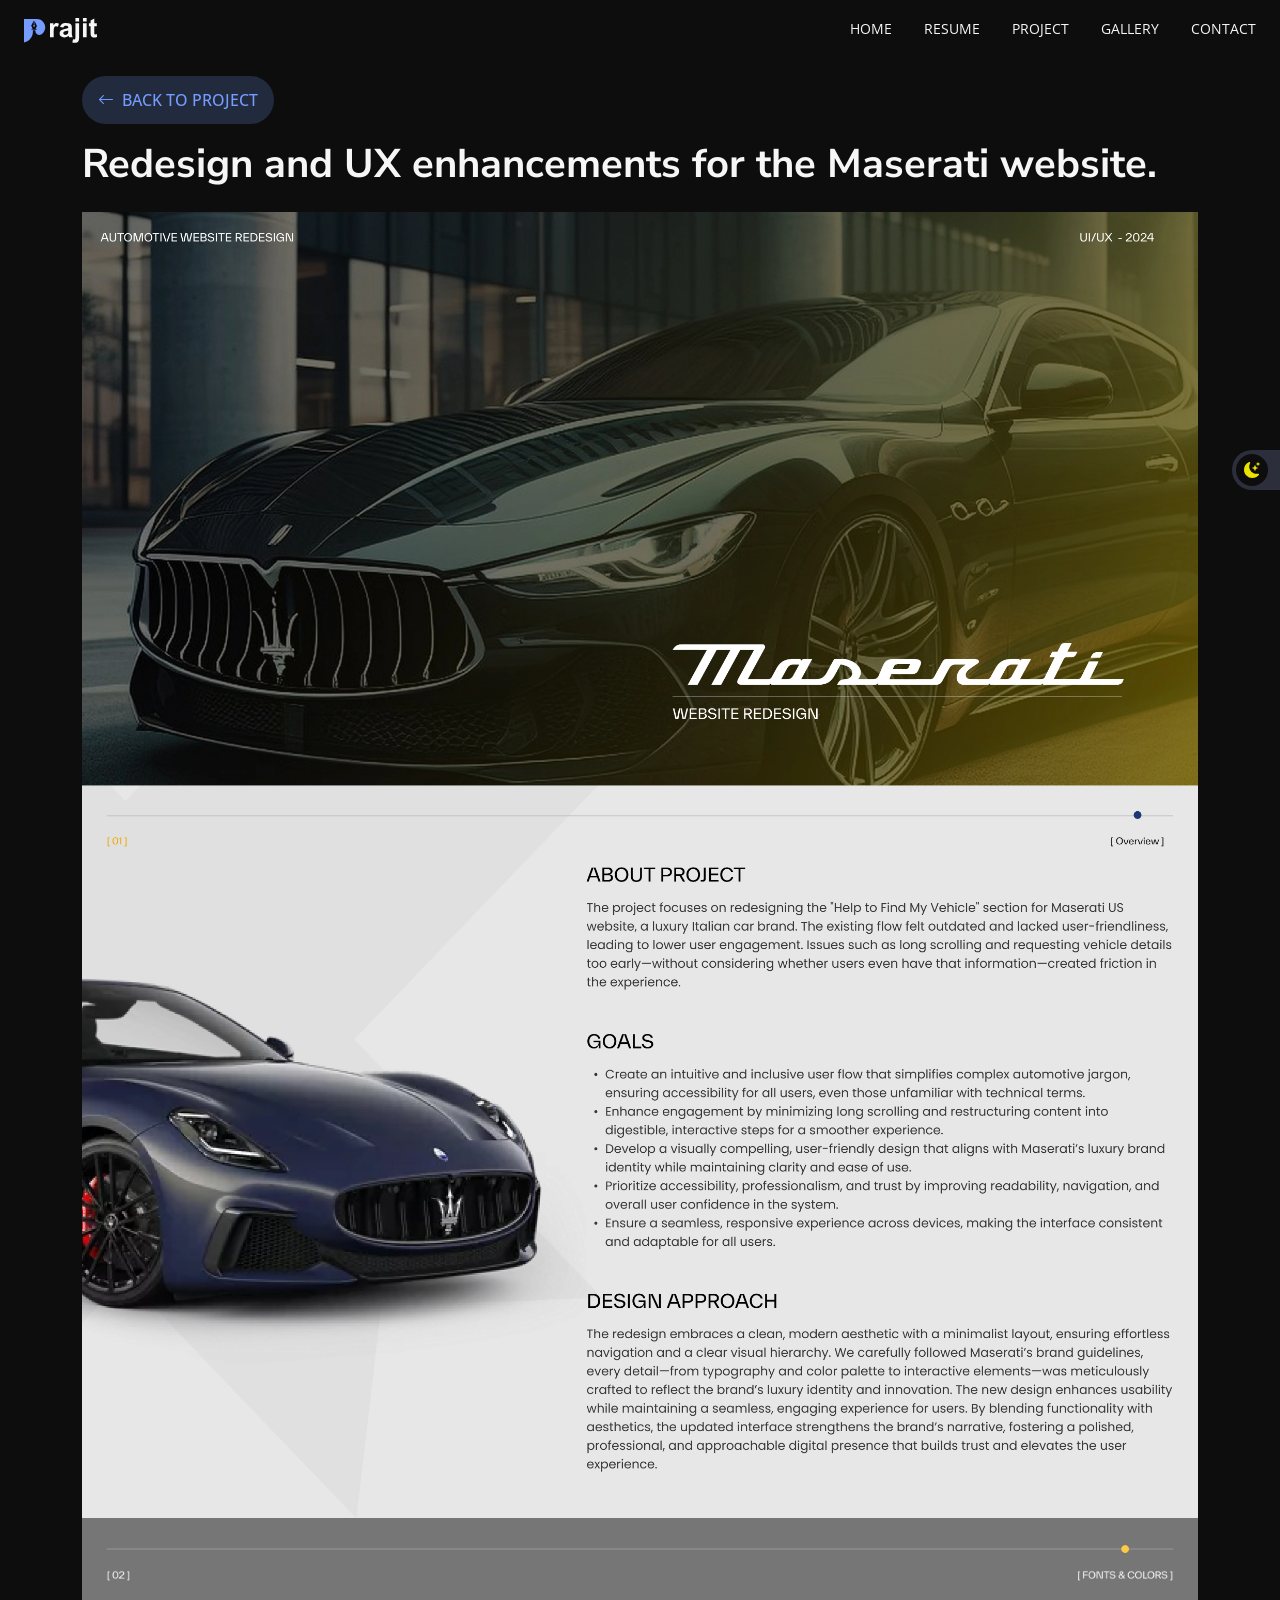
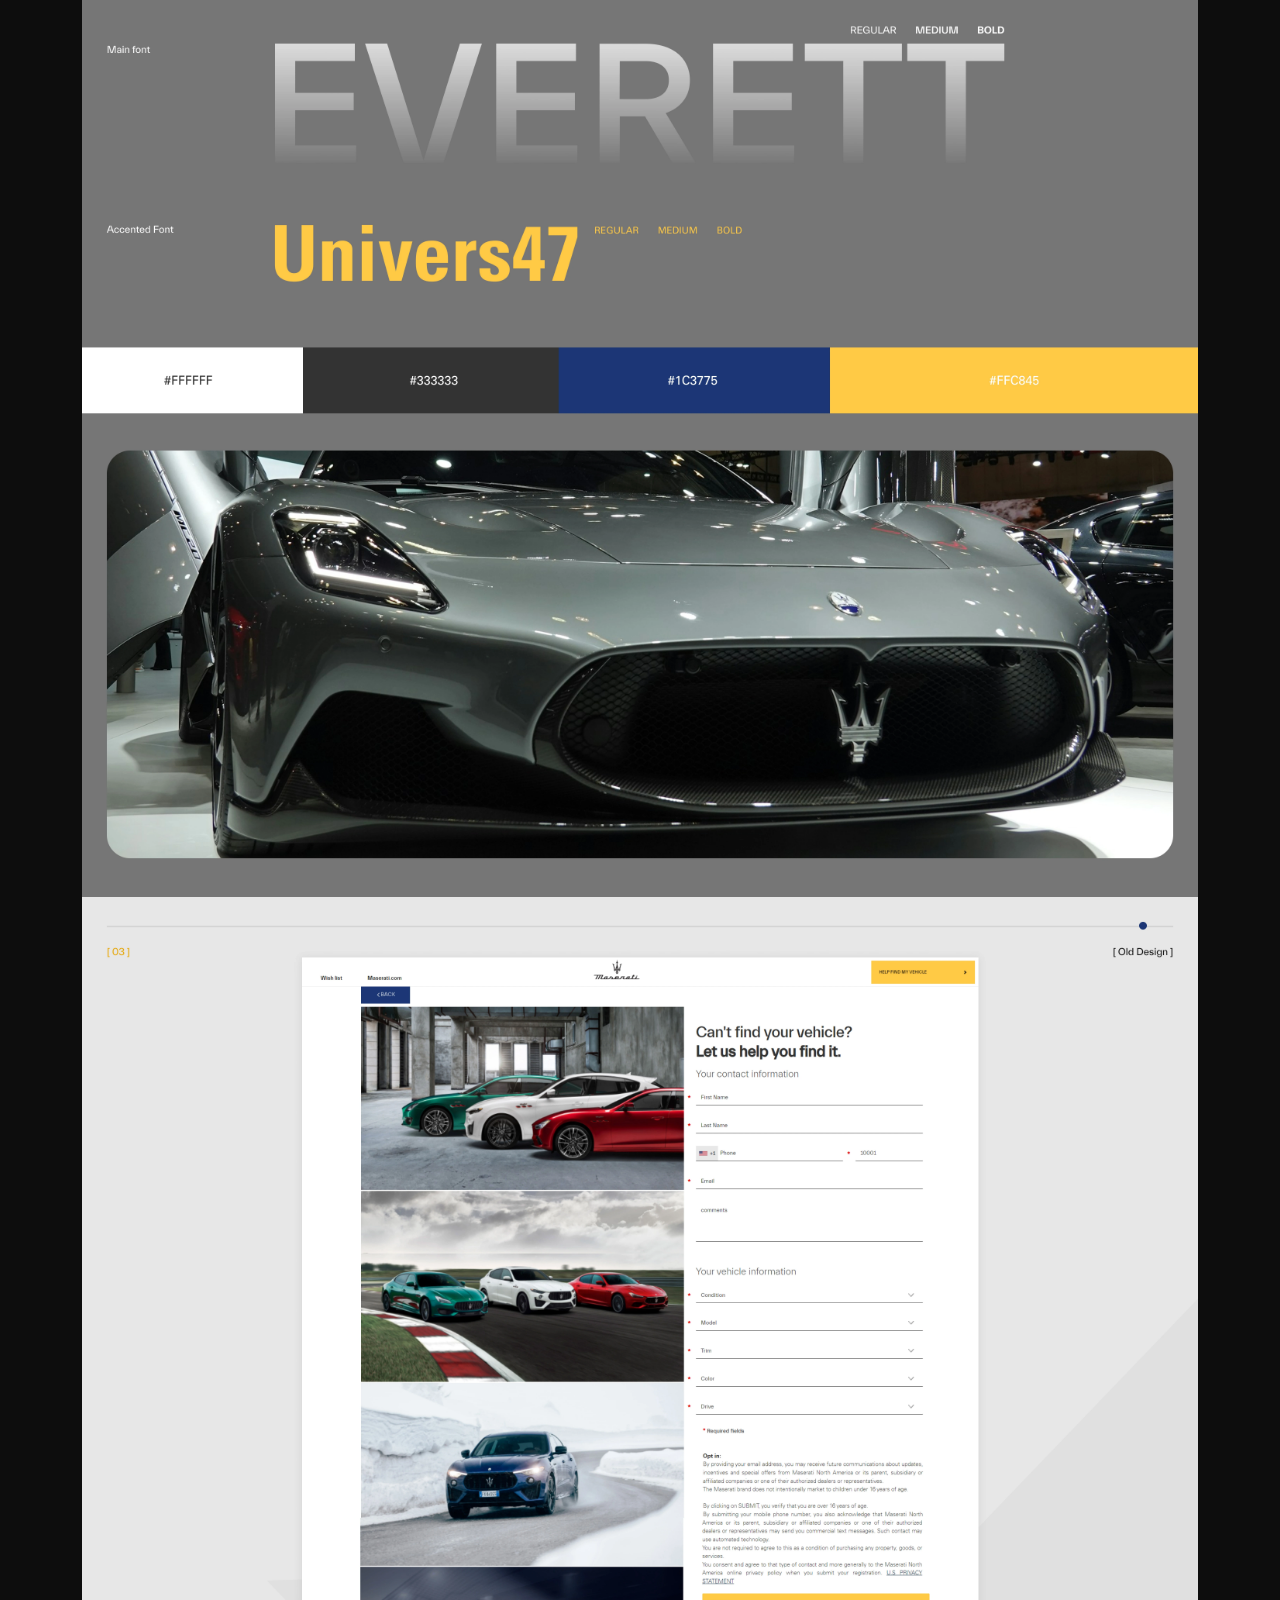
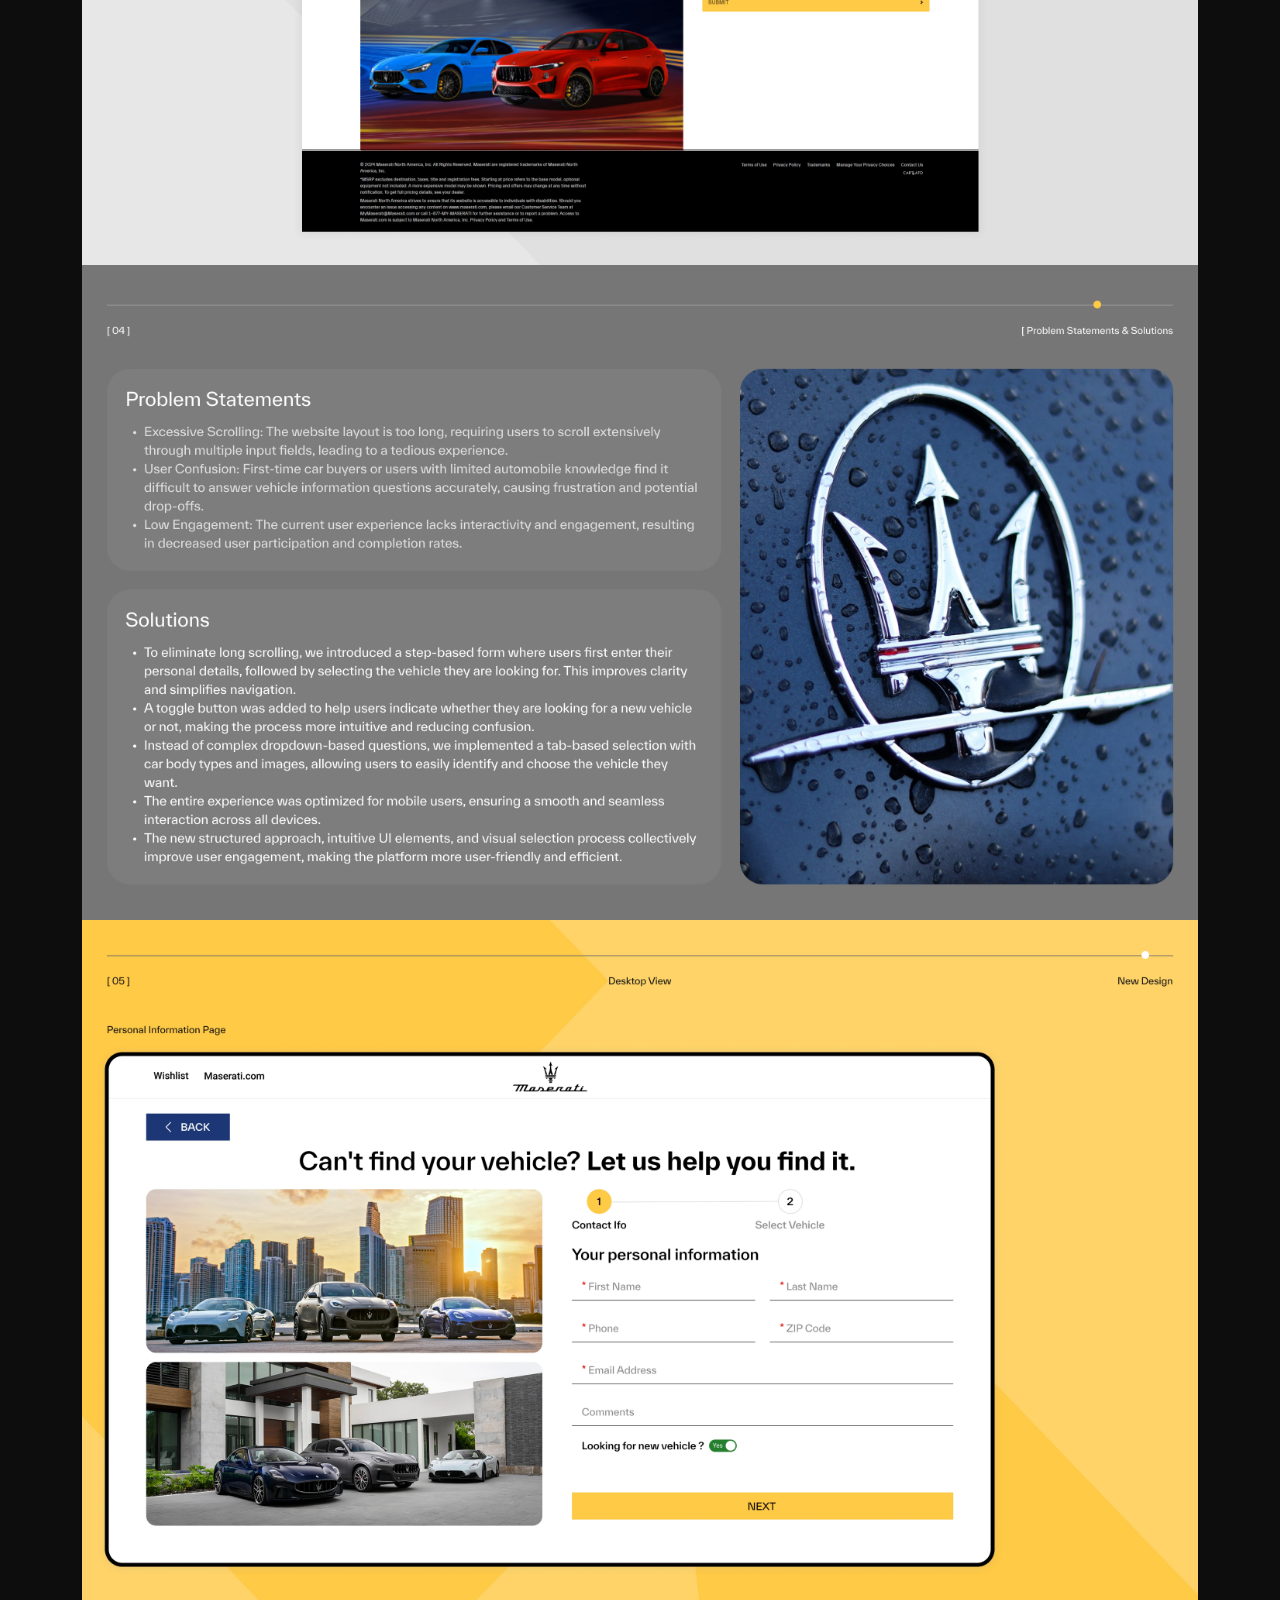
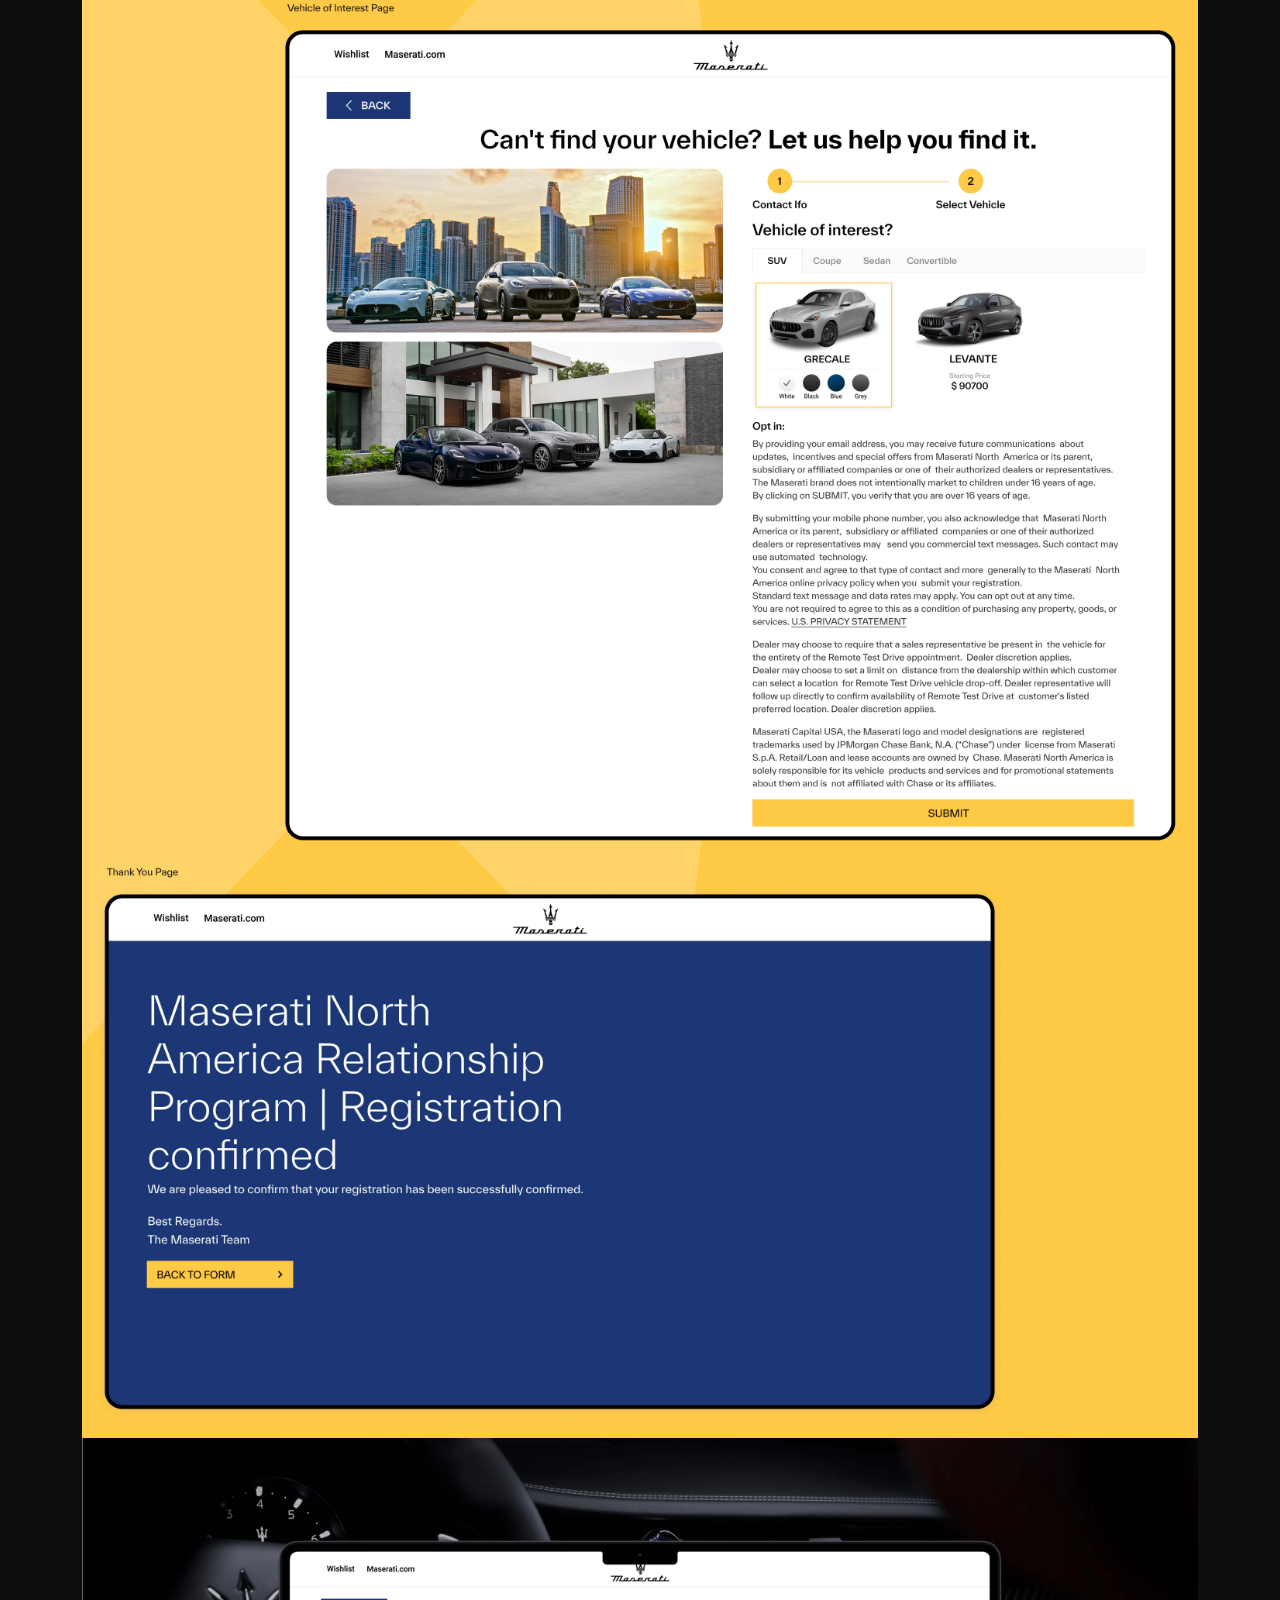
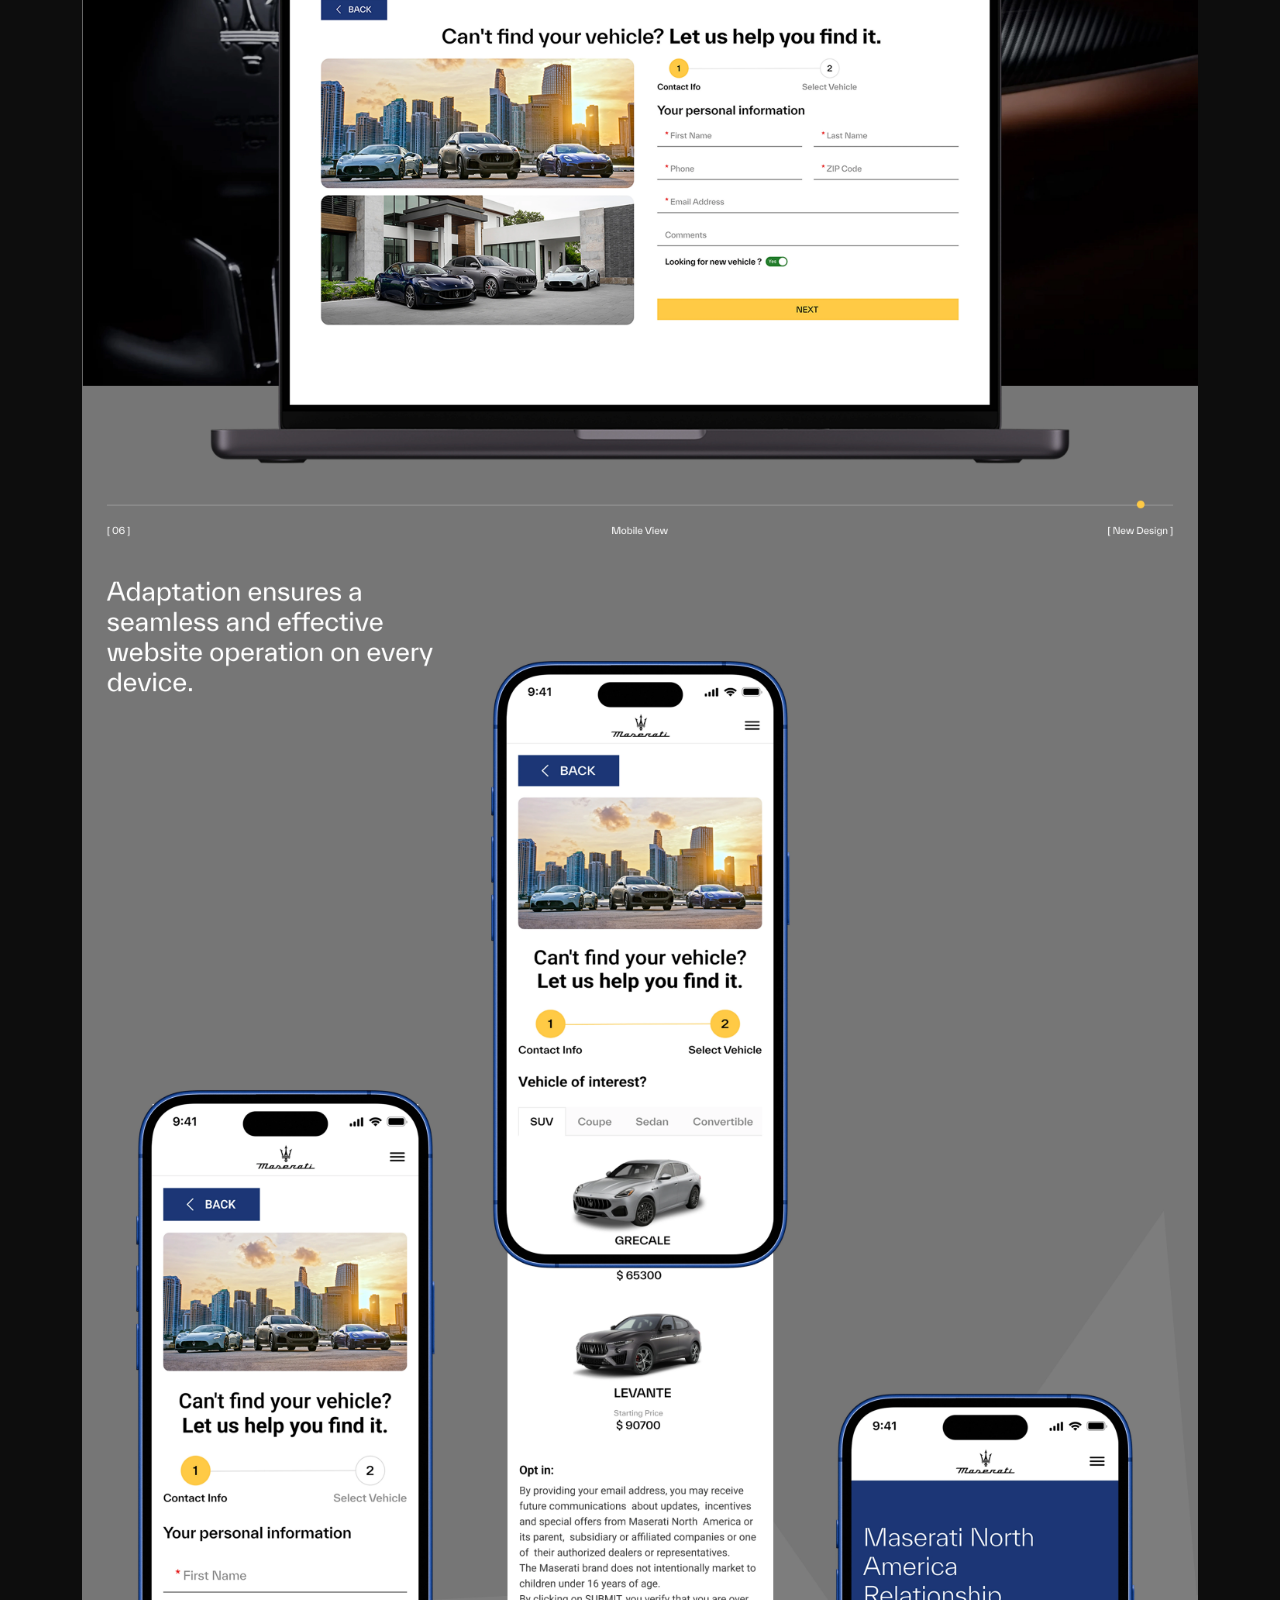
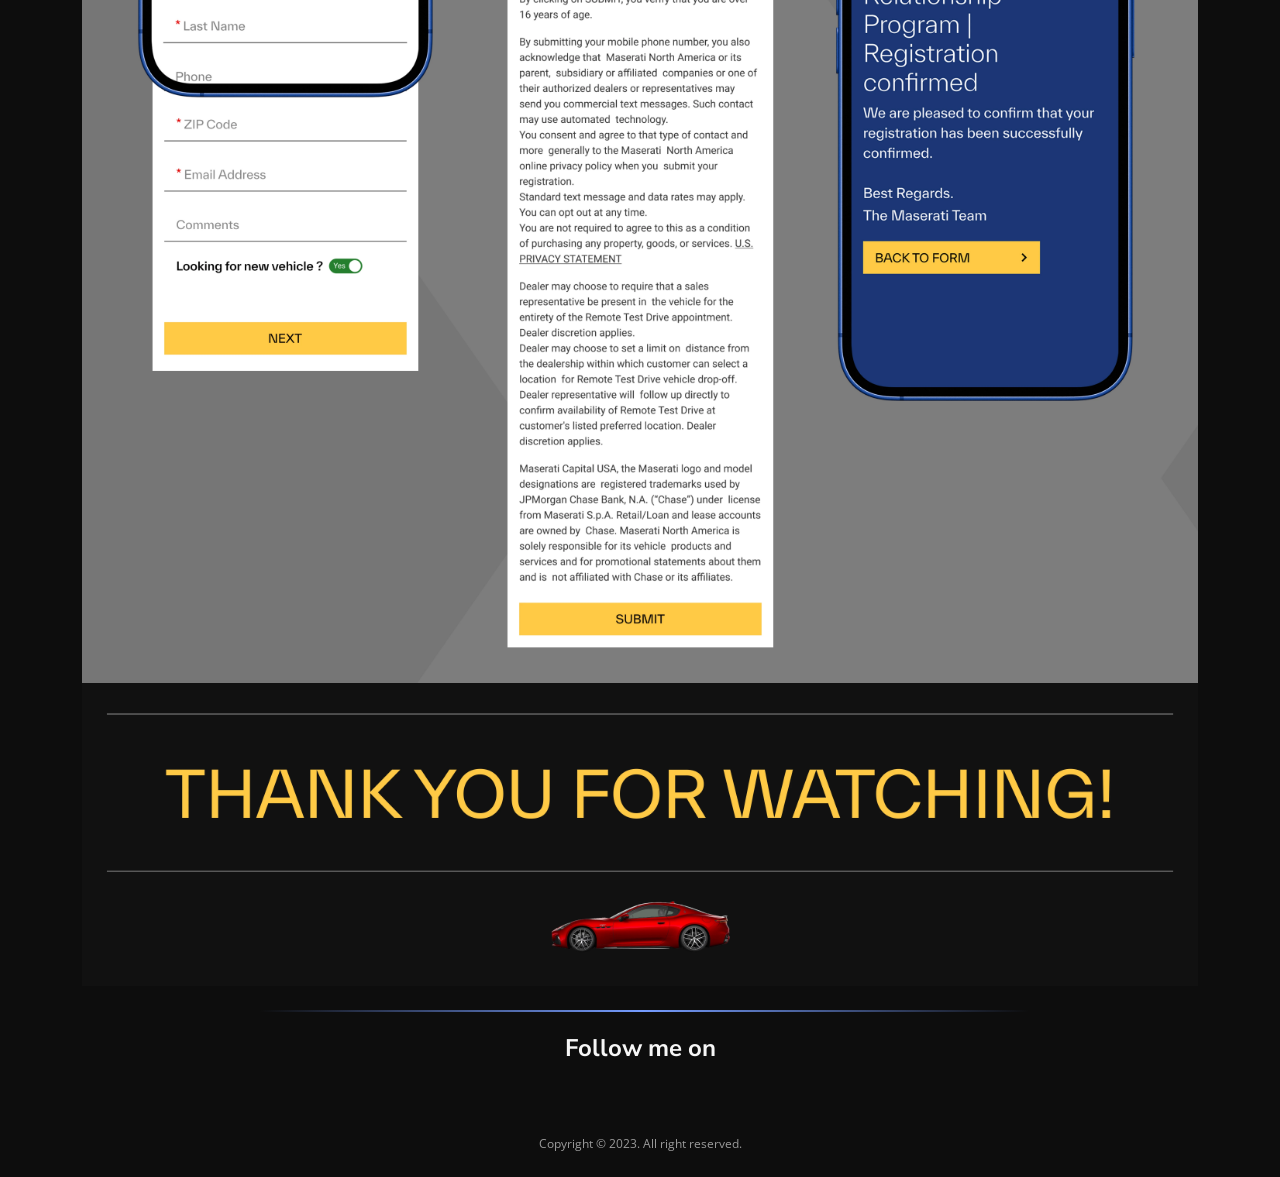
<file: maserati.html>
<!doctype html>
<html lang="en">

<head>
    <!-- Required meta tags -->
    <meta charset="utf-8">
    <meta name="viewport" content="width=device-width, initial-scale=1">

    <!-- Bootstrap CSS -->
    <link href="https://cdn.jsdelivr.net/npm/bootstrap@5.0.2/dist/css/bootstrap.min.css" rel="stylesheet"
        integrity="sha384-EVSTQN3/azprG1Anm3QDgpJLIm9Nao0Yz1ztcQTwFspd3yD65VohhpuuCOmLASjC" crossorigin="anonymous">
    <link rel="stylesheet" href="https://cdn.jsdelivr.net/npm/bootstrap-icons@1.11.1/font/bootstrap-icons.css">
    <link rel="icon" href="Images/favicon_prajit.png" type="image/x-icon">
<link href="https://cdn.jsdelivr.net/npm/bootstrap@5.3.0/dist/css/bootstrap.min.css" rel="stylesheet">

    <!-- Font CSS -->

    <!-- Font CSS -->
    <link rel="preconnect" href="https://fonts.googleapis.com">
    <link rel="preconnect" href="https://fonts.gstatic.com" crossorigin>
    <link href="https://fonts.googleapis.com/css2?family=Nunito+Sans:opsz,wght@6..12,200;6..12,300;6..12,400;6..12,500;6..12,600;6..12,700;6..12,800;6..12,900;6..12,1000&family=Open+Sans:wght@300;400;500;600;700;800&display=swap" rel="stylesheet">

    <!-- Style CSS -->
    <link rel="stylesheet" href="css/index.css">
    <link rel="stylesheet" href="css/portfolio.css">
    <link rel="stylesheet" href="css/portfolio_responsive.css">
    <link rel="stylesheet" href="css/portfolio_content.css">

    <!-- Script File -->
    
    <title>Prajit</title>
</head>

<body>
    <div class="pre-loader" id="preLoader">
        <div class="loader" id="loader">
        </div>
        <div class="loading-text" id="loading-text">
        </div>

    </div>

    <!-- PROGRESS ICON STARTS HERE -->
    <div class="progress-wrap">
        <i class="bi bi-arrow-up"></i>
        <svg class="progress-circle svg-content" width="100%" height="100%" viewBox="-1 -1 102 102">
            <path d="M50,1 a49,49 0 0,1 0,98 a49,49 0 0,1 0,-98" />
        </svg>
    </div>
    <!-- PROGRESS ICON ENDS HERE -->

    <!-- NAVBAR STARTS HERE -->
    <nav class="navbar navbar-expand-lg" id="navbar">
        <div class="container-fluid navbar-link-holder">
            <a href="index.html" aria-label="switch">
                <h1 class="logo">
                    <svg viewBox="0 0 23 25" fill="none" xmlns="http://www.w3.org/2000/svg">
                        <path fill-rule="evenodd" clip-rule="evenodd" d="M19.501 2.48762C17.8689 0.896718 15.6811 0.00438978 13.4019 0L0 0V24.4876C2.1151 24.0824 4.07267 23.0879 5.64713 21.6186C7.2216 20.1492 8.34887 18.265 8.89905 16.1829C9.14845 15.2366 9.27646 14.2624 9.28 13.2838C9.27983 12.7741 9.24547 12.2651 9.17714 11.76H11.8781C11.8406 11.96 11.8176 12.1624 11.8095 12.3657C11.811 13.1125 12.0121 13.8452 12.3918 14.4882C12.7716 15.1312 13.3163 15.661 13.9695 16.0229C14.0041 16.0481 14.0411 16.0698 14.08 16.0876C14.6338 16.3983 15.2583 16.561 15.8933 16.56H16.0838C16.676 16.5584 17.2609 16.4284 17.7981 16.179C18.2187 15.9309 18.6187 15.6494 18.9943 15.3371C20.5161 14.0837 21.5567 12.3417 21.939 10.4076C22.0449 9.85515 22.0984 9.29394 22.099 8.73143C22.1046 7.56996 21.8776 6.41913 21.4314 5.34678C20.9852 4.27443 20.3288 3.30227 19.501 2.48762ZM13.5048 7.2381C12.8216 8.33088 12.3319 9.53324 12.0571 10.7924H9.00952C8.7235 9.50135 8.21427 8.27016 7.50476 7.15429L10.2133 1.59238V6.21333C9.98666 6.2802 9.79167 6.42651 9.66409 6.62544C9.53651 6.82437 9.48488 7.06262 9.51866 7.29652C9.55244 7.53042 9.66937 7.74432 9.84803 7.89902C10.0267 8.05373 10.2551 8.13888 10.4914 8.13888C10.7278 8.13888 10.9562 8.05373 11.1348 7.89902C11.3135 7.74432 11.4304 7.53042 11.4642 7.29652C11.498 7.06262 11.4463 6.82437 11.3188 6.62544C11.1912 6.42651 10.9962 6.2802 10.7695 6.21333H10.7886V1.6419L13.5048 7.2381ZM10.8381 7.13905C10.8389 7.20476 10.8201 7.2692 10.7841 7.32421C10.7481 7.37921 10.6967 7.42228 10.6362 7.44795C10.5757 7.47362 10.5089 7.48073 10.4444 7.46838C10.3798 7.45602 10.3204 7.42476 10.2737 7.37856C10.227 7.33237 10.195 7.27332 10.1819 7.20893C10.1688 7.14454 10.1751 7.0777 10.2001 7.01692C10.2251 6.95614 10.2676 6.90415 10.3221 6.86756C10.3767 6.83097 10.441 6.81143 10.5067 6.81143C10.5508 6.81191 10.5945 6.82122 10.635 6.83881C10.6755 6.8564 10.7121 6.88192 10.7427 6.91387C10.7732 6.94581 10.797 6.98354 10.8128 7.02482C10.8285 7.06611 10.8358 7.11013 10.8343 7.15429L10.8381 7.13905ZM7.48952 11.5124V11.021H13.5124V11.5124H7.48952Z" fill="#1149D7"/>
                    </svg>
    
                        <svg class="rajit" viewBox="0 0 49 26" fill="none" xmlns="http://www.w3.org/2000/svg">
                            <path d="M3.8235 19.9475H0V5.49714H3.55137V7.55176C4.15914 6.58114 4.70341 5.94162 5.18418 5.6332C5.67402 5.32478 6.22737 5.17057 6.84421 5.17057C7.71504 5.17057 8.55412 5.41096 9.36146 5.89173L8.17767 9.22539C7.53362 8.80812 6.93492 8.59948 6.38158 8.59948C5.84638 8.59948 5.39282 8.74915 5.0209 9.0485C4.64898 9.33878 4.35417 9.86944 4.13646 10.6405C3.92782 11.4115 3.8235 13.0262 3.8235 15.4845V19.9475Z" fill="black"/>
                            <path d="M13.8789 9.90573L10.4092 9.27982C10.7992 7.88286 11.4705 6.84874 12.423 6.17747C13.3755 5.50621 14.7906 5.17057 16.6683 5.17057C18.3737 5.17057 19.6436 5.37467 20.4782 5.78288C21.3127 6.18201 21.8978 6.69453 22.2335 7.32044C22.5782 7.93728 22.7505 9.07572 22.7505 10.7357L22.7097 15.1988C22.7097 16.4687 22.7687 17.4076 22.8866 18.0154C23.0136 18.6141 23.2449 19.2581 23.5805 19.9475H19.7979C19.6981 19.6935 19.5756 19.3171 19.4305 18.8182C19.367 18.5914 19.3216 18.4417 19.2944 18.3691C18.6413 19.0041 17.9428 19.4804 17.199 19.7979C16.4551 20.1153 15.6614 20.2741 14.8178 20.2741C13.3301 20.2741 12.1554 19.8704 11.2936 19.0631C10.4409 18.2558 10.0146 17.2352 10.0146 16.0016C10.0146 15.1852 10.2096 14.4595 10.5997 13.8245C10.9897 13.1804 11.534 12.6906 12.2325 12.3549C12.94 12.0102 13.956 11.7109 15.2804 11.4569C17.0674 11.1213 18.3056 10.8083 18.9951 10.518V10.137C18.9951 9.40228 18.8136 8.88069 18.4508 8.57227C18.0879 8.25477 17.4031 8.09603 16.3962 8.09603C15.7158 8.09603 15.1852 8.2321 14.8042 8.50423C14.4232 8.7673 14.1148 9.23446 13.8789 9.90573ZM18.9951 13.0081C18.5052 13.1714 17.7296 13.3664 16.6683 13.5932C15.607 13.8199 14.913 14.0422 14.5865 14.2599C14.0875 14.6137 13.8381 15.0627 13.8381 15.607C13.8381 16.1422 14.0377 16.6048 14.4368 16.9949C14.8359 17.3849 15.3439 17.5799 15.9607 17.5799C16.6502 17.5799 17.3078 17.3532 17.9337 16.8996C18.3964 16.5549 18.7002 16.1331 18.8454 15.6342C18.9452 15.3076 18.9951 14.6862 18.9951 13.7701V13.0081Z" fill="black"/>
                            <path d="M26.4516 3.53776V0H30.2751V3.53776H26.4516ZM30.2751 5.49714V19.4985C30.2751 21.34 30.1526 22.6371 29.9077 23.39C29.6718 24.152 29.2092 24.7462 28.5198 25.1725C27.8395 25.5989 26.9686 25.812 25.9073 25.812C25.5263 25.812 25.1136 25.7758 24.6691 25.7032C24.2337 25.6397 23.762 25.5399 23.254 25.4038L23.9207 22.1382C24.1021 22.1745 24.2745 22.2017 24.4378 22.2199C24.592 22.2471 24.7371 22.2607 24.8732 22.2607C25.2632 22.2607 25.5807 22.1745 25.8257 22.0021C26.0796 21.8389 26.2475 21.6393 26.3291 21.4035C26.4107 21.1676 26.4516 20.46 26.4516 19.2808V5.49714H30.2751Z" fill="black"/>
                            <path d="M34.2891 3.53776V0H38.1126V3.53776H34.2891ZM34.2891 19.9475V5.49714H38.1126V19.9475H34.2891Z" fill="black"/>
                            <path d="M48.6714 5.49714V8.54505H46.0589V14.3687C46.0589 15.548 46.0816 16.2374 46.127 16.437C46.1814 16.6275 46.2948 16.7862 46.4671 16.9132C46.6485 17.0402 46.8663 17.1037 47.1202 17.1037C47.474 17.1037 47.9865 16.9813 48.6578 16.7363L48.9844 19.7026C48.0954 20.0836 47.0885 20.2741 45.9637 20.2741C45.2743 20.2741 44.6529 20.1607 44.0995 19.9339C43.5462 19.6981 43.138 19.3987 42.8749 19.0359C42.6209 18.664 42.4441 18.165 42.3443 17.5391C42.2626 17.0946 42.2218 16.1966 42.2218 14.845V8.54505H40.4665V5.49714H42.2218V2.62611L46.0589 0.394596V5.49714H48.6714Z" fill="black"/>
                        </svg>
                </h1>
            </a>
     

            <div class="d-flex align-items-center justify-content-center conatainer-for-toogle-switch"> <!-- Container for menu icon and toggle button -->
                
                <label aria-label="switch" class="switch" for="toggleSwitch">
                    <input type="checkbox" id="toggleSwitch">
                    <span class="slider"></span>
                </label>

                <button aria-label="toogle-button" class="navbar-toggler navbar-toogle-mobile" id="navbar-toggler" >
                    <i class="hamburger bi bi-list"></i>
                    <span class="cross bi bi-x" style="display: none;"></span>
                </button>
            </div>

            <div class="collapse navbar-collapse d-none d-lg-block" id="navbarSupportedContent">
                <ul class="navbar-nav me-auto mb-2 mb-lg-0 menu-items" id="menu">
                    <li class="nav-item">
                        <a class="nav-link" href="#" data-target="home">Home</a>
                    </li>
                   
                    <li class="nav-item">
                        <a class="nav-link" href="#" data-target="resume">Resume</a>
                    </li>
                    <li class="nav-item">
                        <a class="nav-link" href="#" data-target="portfolio">Project</a>
                    </li>
                    <li class="nav-item">
                        <a class="nav-link " href="#" data-target="about">gallery</a>
                    </li>
                    <li class="nav-item">
                        <a class="nav-link" href="#" data-target="contact">Contact</a>
                    </li>
                </ul>

            </div>


            <div class="overlay-for-mobile d-xl-none">
                <!-- Content that appears when the button is clicked -->
                <div class="mobile-menu-container">
                    <ul class="mb-2 mb-lg-0" id="menu">
                        <li class="nav-item">
                            <a class="nav-link link-for-mobile " href="index.html" data-target="home">Home<i class="bi bi-box-arrow-up-right mx-2"></i></a>
                        </li>
                        <li class="nav-item">
                            <a class="nav-link link-for-mobile" href="resume.html" data-target="resume">Resume<i class="bi bi-box-arrow-up-right mx-2"></i></a>
                        </li>
                        <li class="nav-item">
                            <a class="nav-link link-for-mobile selected" href="portfolio.html" data-target="portfolio">Project<i class="bi bi-box-arrow-up-right mx-2"></i></a>
                        </li>
                        <li class="nav-item">
                            <a class="nav-link link-for-mobile" href="about.html" data-target="about">Gallery<i class="bi bi-box-arrow-up-right mx-2"></i></a>
                        </li>
                        <li class="nav-item">
                            <a class="nav-link link-for-mobile" href="contact.html" data-target="contact">Contact<i class="bi bi-box-arrow-up-right mx-2"></i></a>
                        </li>
                    </ul>
                </div>
                <div class="d-flex flex-row align-items-center justify-content-center mt-2 overflow-hidden social-icon-in-menu">
                    <a aria-label="instagram" href="https://www.instagram.com/iam_prajit/" class="social-icon bottom-to-top" target="_blank"><i
                            class="bi bi-instagram"></i></a>
                    <a aria-label="behance" href="https://www.behance.net/pradas3" class="social-icon bottom-to-top" target="_blank"><i
                            class="bi bi-behance"></i></a>
                    <a aria-label="dribbble" href="https://dribbble.com/PrajitO1" class="social-icon bottom-to-top" target="_blank"><i
                            class="bi bi-dribbble"></i></a>
                    <a aria-label="linkedin" href="https://www.linkedin.com/in/prajit-das-1b75881a2/" class="social-icon bottom-to-top" target="_blank"><i
                            class="bi bi-linkedin"></i></a>
                </div>
            </div>
            
        </div>
    </nav>
    <!-- NAVBAR ENDS HERE -->
    <div class="section-for-portfolio-content">
        <div class="container">
            <div class="d-flex">
                <a class="back-to-project-button" href="portfolio.html"><i class="bi bi-arrow-left"></i>BACK TO project</a>
            </div>
            <h1 class="portfolio-title">Redesign and UX enhancements for the Maserati website.
            </h1>

            <div class="portfolio-image-holder-for-reco-casestudy d-flex flex-column">
                <img class="img_one" src="Images/maserati/M1.webp" alt="">
                <img class="img_three" src="Images/maserati/M2.webp" alt="">
                <img class="img_four" src="Images/maserati/M3.webp"alt="">
                <img class="img_five" src="Images/maserati/M4.webp"alt="">
                <img class="img_six" src="Images/maserati/M5.webp" alt="">
                <img class="img_seven" src="Images/maserati/M6.webp" alt="">
                <img class="img_eight" src="Images/maserati/M7.webp" alt="">
                <img class="img_eight" src="Images/maserati/M8.webp" alt="">
            </div>
        </div>
    </div>




    <!-- FOOTER STARTS HERE -->
    <div class="parent-container-for-footer">
        <div class="container">
            <h3 class="follow-me-text">Follow me on</h3>
            <div class="d-flex flex-row align-items-center justify-content-center mt-2 overflow-hidden">
                <a aria-label="instagram" href="https://www.instagram.com/iam_prajit/" class="social-icon bottom-to-top" target="_blank"><i
                        class="bi bi-instagram"></i></a>
                <a aria-label="behance" href="https://www.behance.net/pradas3" class="social-icon bottom-to-top" target="_blank"><i
                        class="bi bi-behance"></i></a>
                <a aria-label="dribbble" href="https://dribbble.com/PrajitO1" class="social-icon bottom-to-top" target="_blank"><i
                        class="bi bi-dribbble"></i></a>
                <a aria-label="linkedin" href="https://www.linkedin.com/in/prajit-das-1b75881a2/" class="social-icon bottom-to-top" target="_blank"><i
                        class="bi bi-linkedin"></i></a>
            </div>
            <p class="copyright-text mt-1">Copyright © 2023. All right reserved.</p>
        </div>
    </div>
    <!-- FOOTER ENDS HERE -->

    <!-- SCROLL TO TOP STARTS HERE -->
    <script src='https://ajax.googleapis.com/ajax/libs/jquery/3.5.1/jquery.min.js'></script>
    <script>
        (function ($) {
            "use strict";

            $(document).ready(function () {
                "use strict";

                //Scroll back to top

                var progressPath = document.querySelector('.progress-wrap path');
                var pathLength = progressPath.getTotalLength();
                progressPath.style.transition = progressPath.style.WebkitTransition = 'none';
                progressPath.style.strokeDasharray = pathLength + ' ' + pathLength;
                progressPath.style.strokeDashoffset = pathLength;
                progressPath.getBoundingClientRect();
                progressPath.style.transition = progressPath.style.WebkitTransition = 'stroke-dashoffset 10ms linear';
                var updateProgress = function () {
                    var scroll = $(window).scrollTop();
                    var height = $(document).height() - $(window).height();
                    var progress = pathLength - (scroll * pathLength / height);
                    progressPath.style.strokeDashoffset = progress;
                }
                updateProgress();
                $(window).scroll(updateProgress);
                var offset = 50;
                var duration = 550;
                jQuery(window).on('scroll', function () {
                    if (jQuery(this).scrollTop() > offset) {
                        jQuery('.progress-wrap').addClass('active-progress');
                    } else {
                        jQuery('.progress-wrap').removeClass('active-progress');
                    }
                });
                jQuery('.progress-wrap').on('click', function (event) {
                    event.preventDefault();
                    jQuery('html, body').animate({ scrollTop: 0 }, duration);
                    return false;
                })


            });

        })(jQuery);
    </script>
    <!-- SCROLL TO TOP ENDS HERE -->

    <script>
        let imageIndex = 0; // Initialize the index of the current image
const images = [
    "Images/about_section_image.png",
    "Images/IMG_20220315_121437.jpg",
];

function changeImage() {
    const imgElement = document.querySelector('.gallery-img');
    imgElement.src = images[imageIndex];
    imageIndex++;
    if (imageIndex >= images.length) {
        imageIndex = 0;
    }
}
setInterval(changeImage, 4000);
    </script>

    <!-- NAV SAHDOW STARTS HERE -->
    <script>
    window.addEventListener('scroll', function() {
        const navbar = document.getElementById('navbar');
        if (window.scrollY > 0) {
            navbar.classList.add('scrolled');
        } else {
            navbar.classList.remove('scrolled');
        }
    });
    
    </script>

    <!-- NAV SAHDOW ENDS HERE -->

    <!-- NAVBAR TOOGLE  STARTS HERE-->

    <script>
        document.addEventListener("DOMContentLoaded", function() {
            const navbarToggler = document.getElementById('navbar-toggler');
            const navbarCollapse = document.getElementById('navbarSupportedContent');
            const hamburgerIcon = navbarToggler.querySelector('.hamburger');
            const crossIcon = navbarToggler.querySelector('.cross');
        
            navbarToggler.addEventListener('click', function() {
                navbarCollapse.classList.toggle('show');
                hamburgerIcon.style.display = hamburgerIcon.style.display === 'none' ? 'inline' : 'none';
                crossIcon.style.display = crossIcon.style.display === 'none' ? 'inline' : 'none';
            });
        });
        
    </script>
    <!-- NAVBAR TOOGLE  ENDS HERE-->

    <!-- REVEAL EFFECT STARTS HERE -->
    <script>
        var rafId = null;
        var delay = 200;
        var lTime = 0;

        function scroll() {
        var scrollTop = $(window).scrollTop();
        var height = $(window).height()
        var visibleTop = scrollTop + height;
        $('.reveal').each(function() {
            var $t = $(this);
            if ($t.hasClass('reveal_visible')) { return; }
            var top = $t.offset().top;
            if (top <= visibleTop) {
            if (top + $t.height() < scrollTop) {
                $t.removeClass('reveal_pending').addClass('reveal_visible');
            } else {
                $t.addClass('reveal_pending');
                if (!rafId) requestAnimationFrame(reveal);  
            }
            }
        });
        }
        function reveal() {
        rafId = null;
        var now = performance.now();
        
        if (now - lTime > delay) {
            lTime = now;
            var $ts = $('.reveal_pending');
            $($ts.get(0)).removeClass('reveal_pending').addClass('reveal_visible');  
        }
        
        
        if ($('.reveal_pending').length >= 1) rafId = requestAnimationFrame(reveal);
        }

        $(scroll);
        $(window).scroll(scroll);
    </script>
    <!-- REVEAL EFFECT ENDS HERE -->

    <!-- LEFT TO RIGHT ANIMATION STARTS HERE -->
    <script>
        function revealOnScroll() {
            const elements = document.querySelectorAll('.bottom-to-top');
            elements.forEach((element) => {
                const elementTop = element.getBoundingClientRect().top;
                const windowHeight = window.innerHeight;
                if (elementTop < windowHeight) {
                    element.classList.add('bottom-to-top-visible');
                }
            });
        }

        document.addEventListener('DOMContentLoaded', revealOnScroll);
        window.addEventListener('scroll', revealOnScroll);

    </script>

    <!-- LEFT TO RIGHT ANIMATION ENDS HERE -->

    
    <!-- IMAGE OPEN STARTS HERE -->

    <script>
        function revealOnScroll() {
  const elements = document.querySelectorAll('.reveal-curve-left');
  elements.forEach((element) => {
    const elementTop = element.getBoundingClientRect().top;
    const windowHeight = window.innerHeight;
    if (elementTop < windowHeight) {
      element.classList.add('reveal-curve-left-visible');
    }
  });
}

document.addEventListener('DOMContentLoaded', revealOnScroll);
window.addEventListener('scroll', revealOnScroll);


    </script>




<script>
    // Get necessary elements
const navbarToggler = document.getElementById('navbar-toggler');
const overlay = document.getElementById('overlay');

// Toggle the overlay on button click
navbarToggler.addEventListener('click', function() {
    overlay.classList.toggle('active');
});

</script>



    <!-- IMAGE OPEN STARTS HERE -->

    <script src="https://cdn.jsdelivr.net/npm/bootstrap@5.0.2/dist/js/bootstrap.bundle.min.js"
        integrity="sha384-MrcW6ZMFYlzcLA8Nl+NtUVF0sA7MsXsP1UyJoMp4YLEuNSfAP+JcXn/tWtIaxVXM"
        crossorigin="anonymous"></script>
    <script src='https://ajax.googleapis.com/ajax/libs/jquery/3.5.1/jquery.min.js'></script>
    <script src="https://cdn.jsdelivr.net/npm/bootstrap@5.0.0/dist/js/bootstrap.bundle.min.js"></script>
    <script src="js/java_script.js"></script>
    <script src="js/dark_mode.js"></script>
    <script>
        // Initialize Bootstrap tabs
        var myTab = new bootstrap.Tab(document.getElementById('home-tab'));
        myTab.show();
    </script>
</body>

</html>
</file>
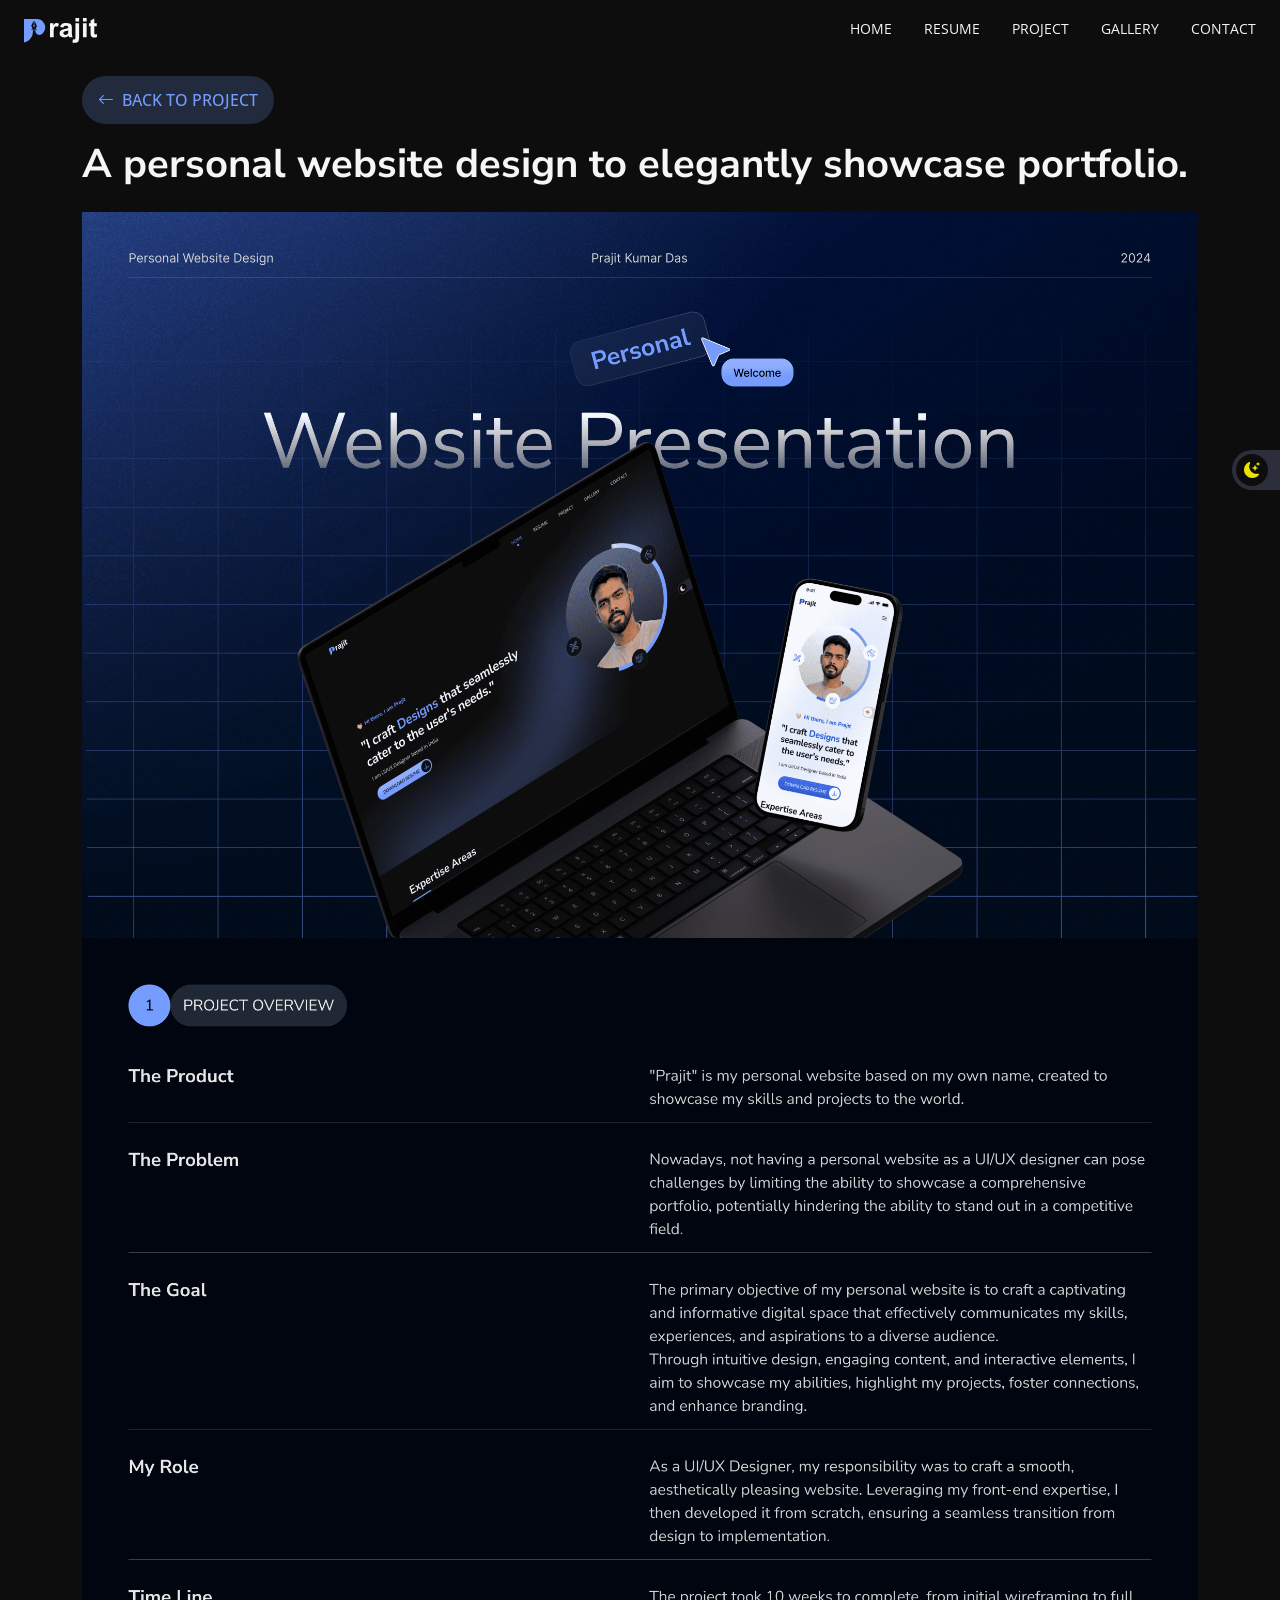
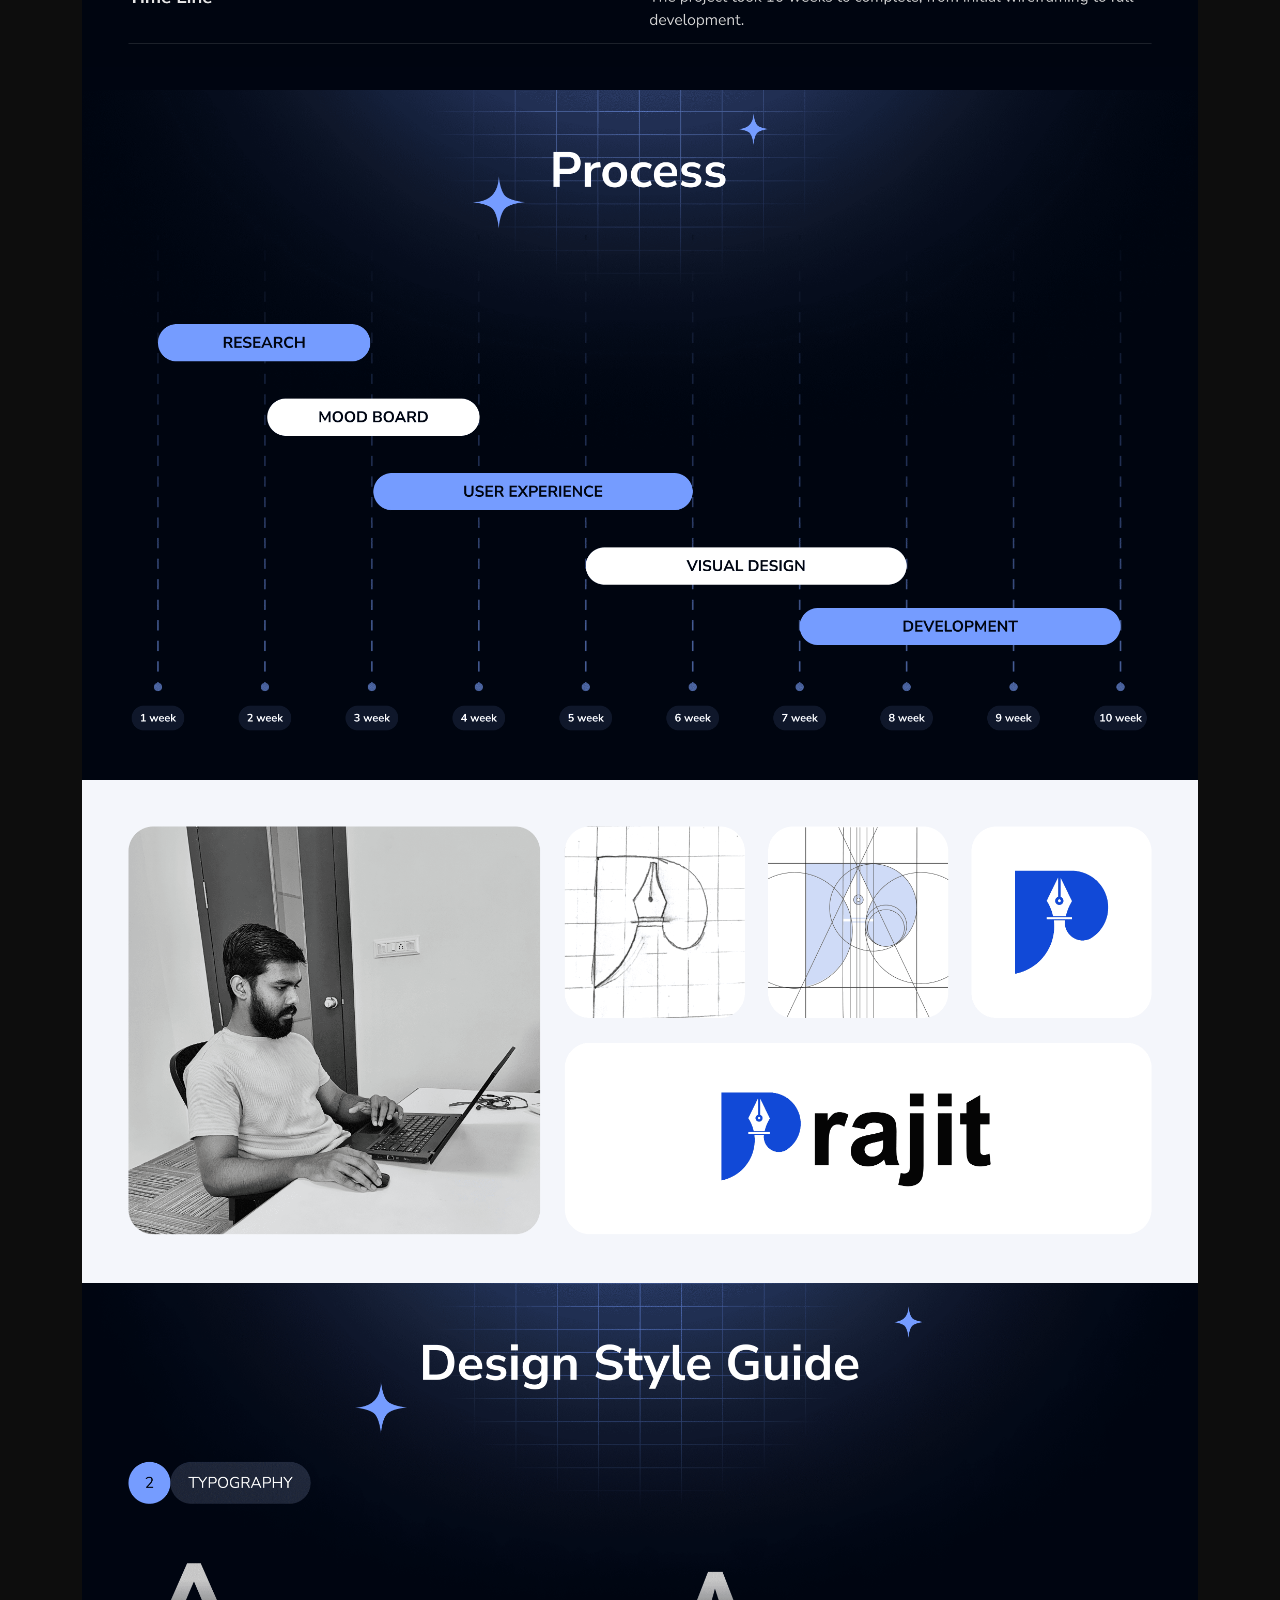
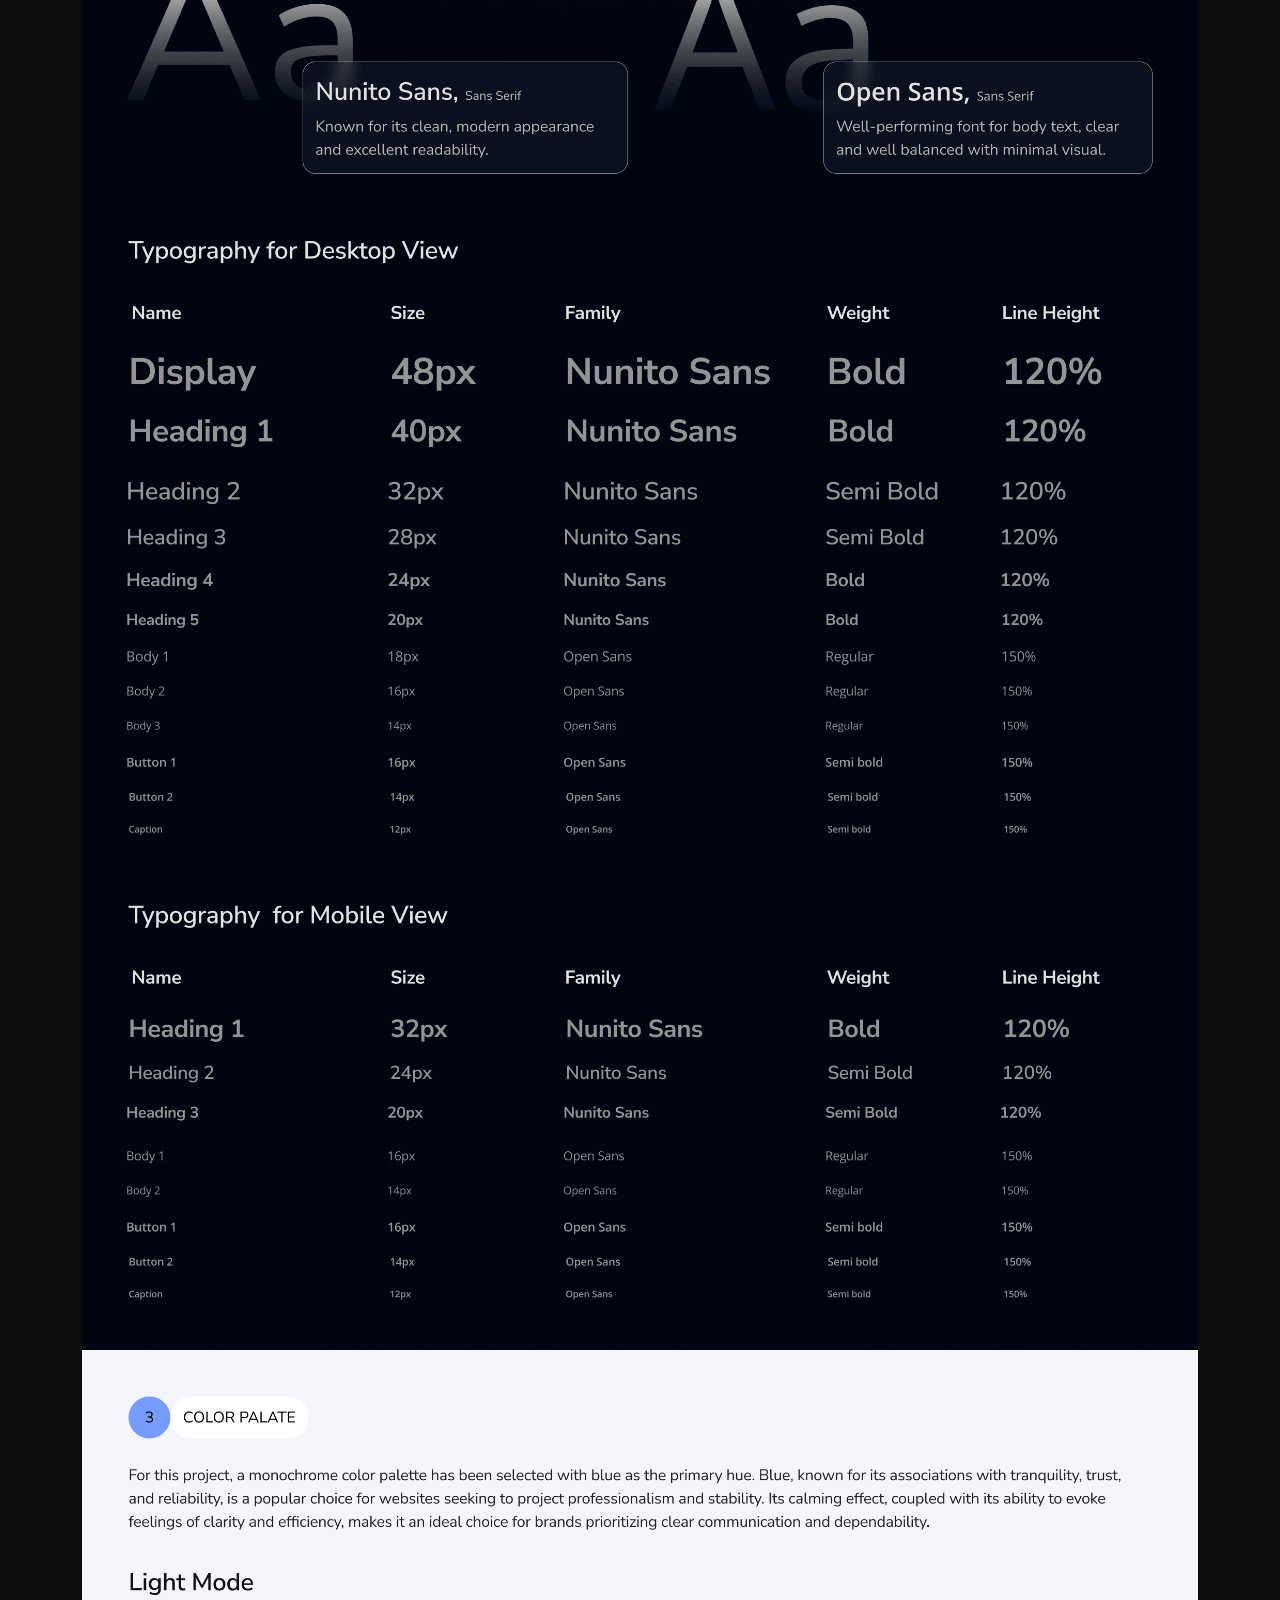
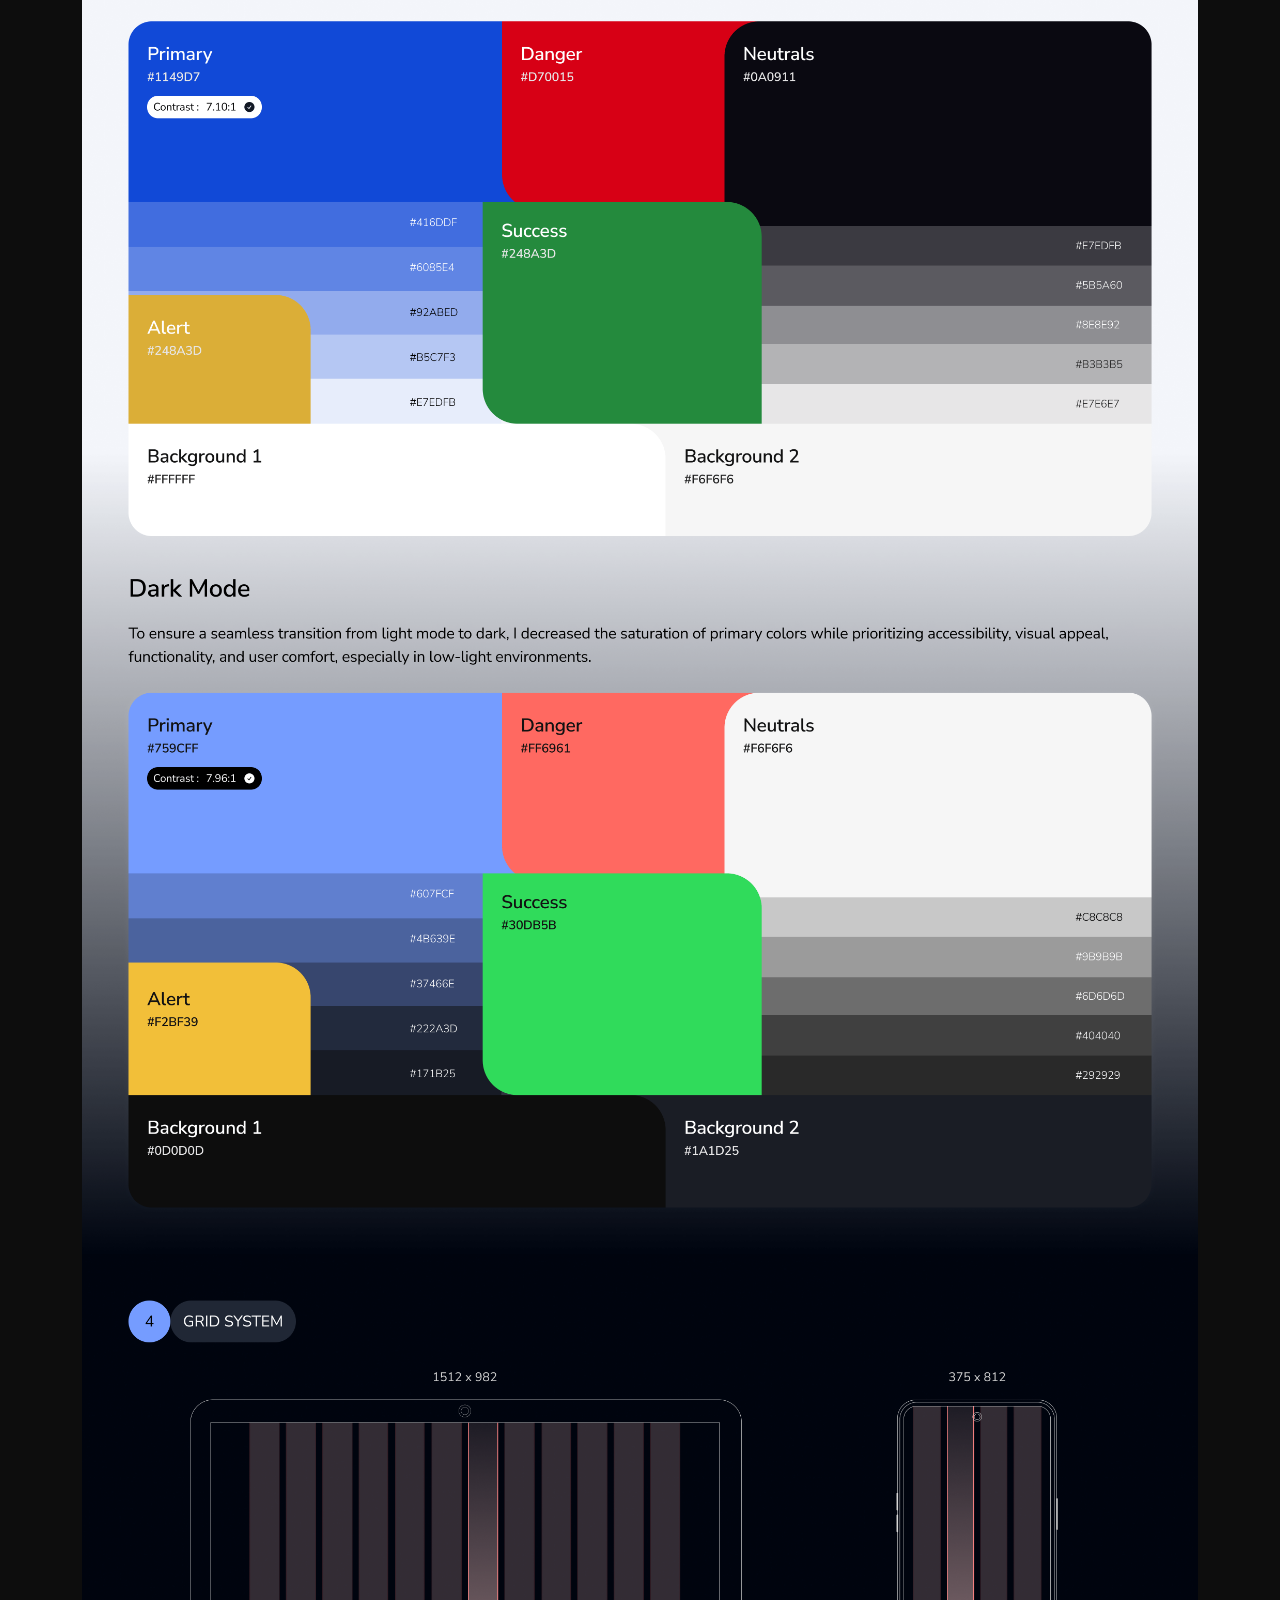
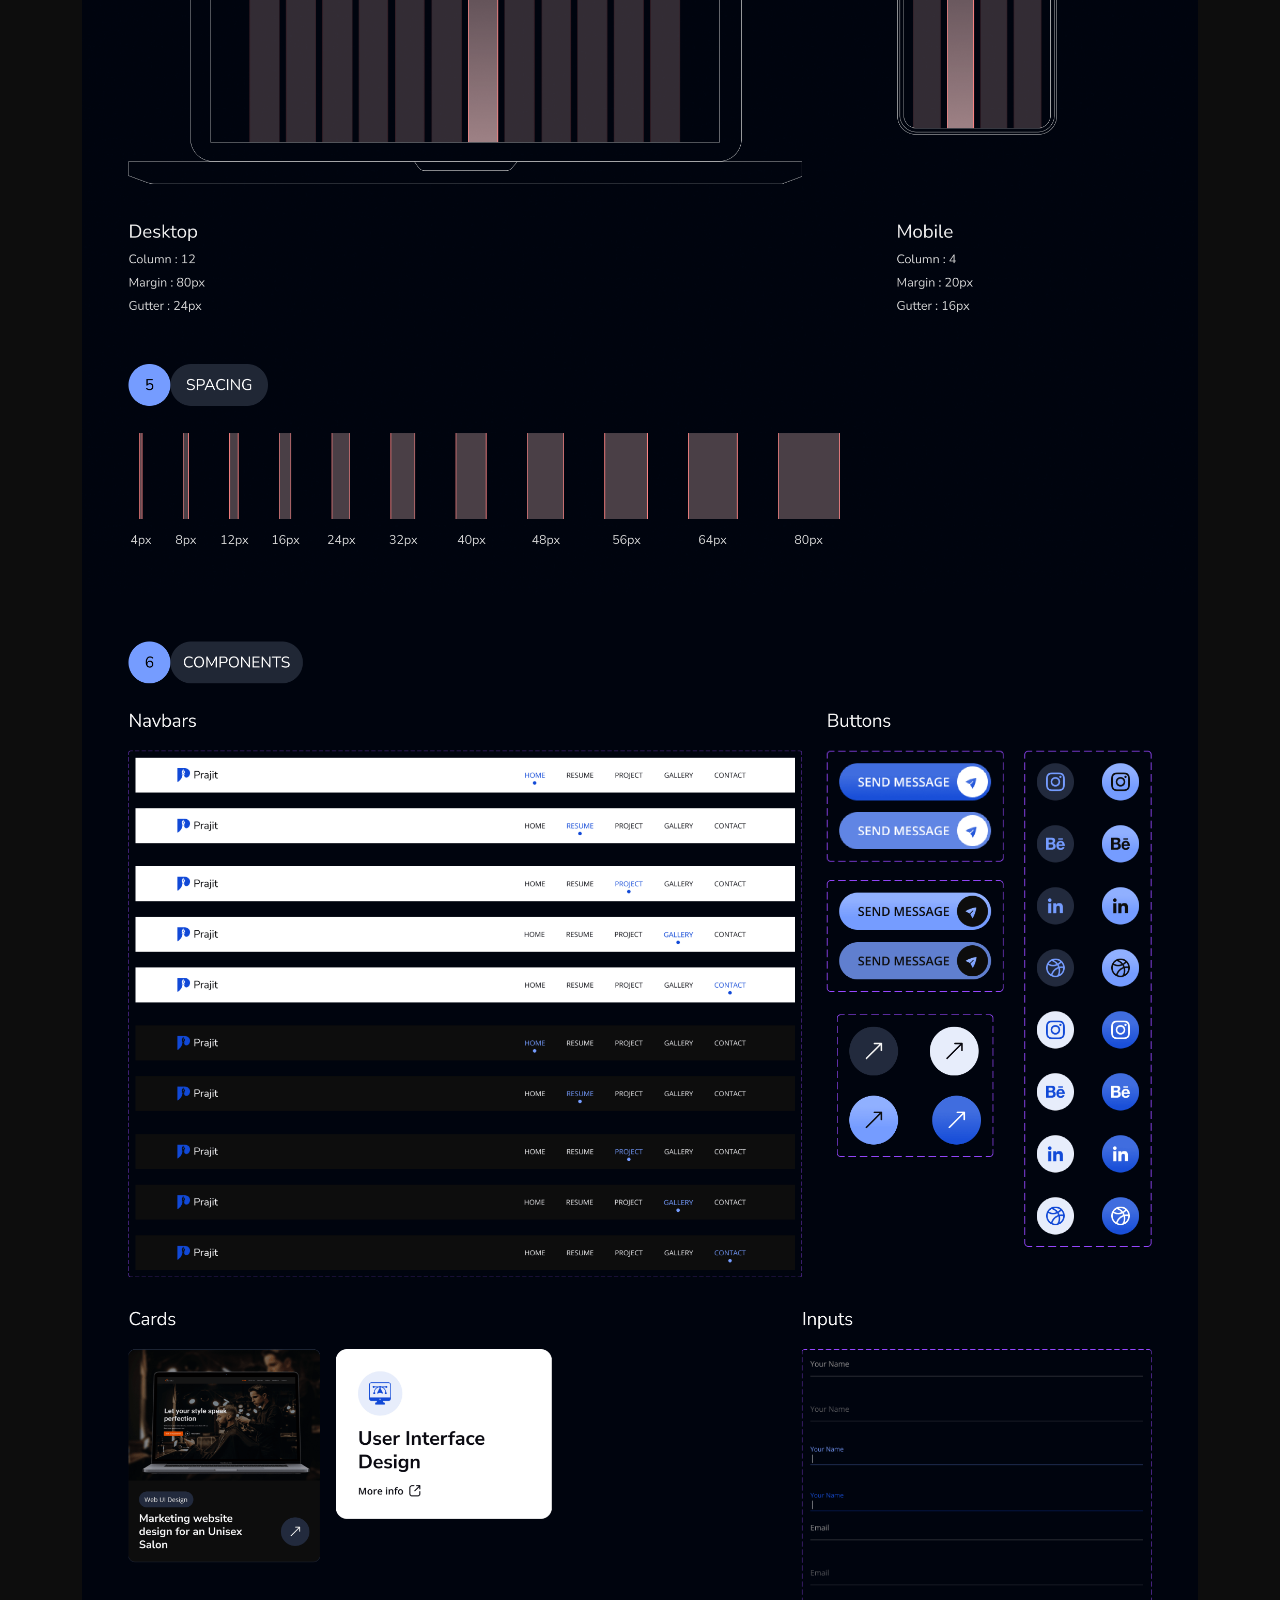
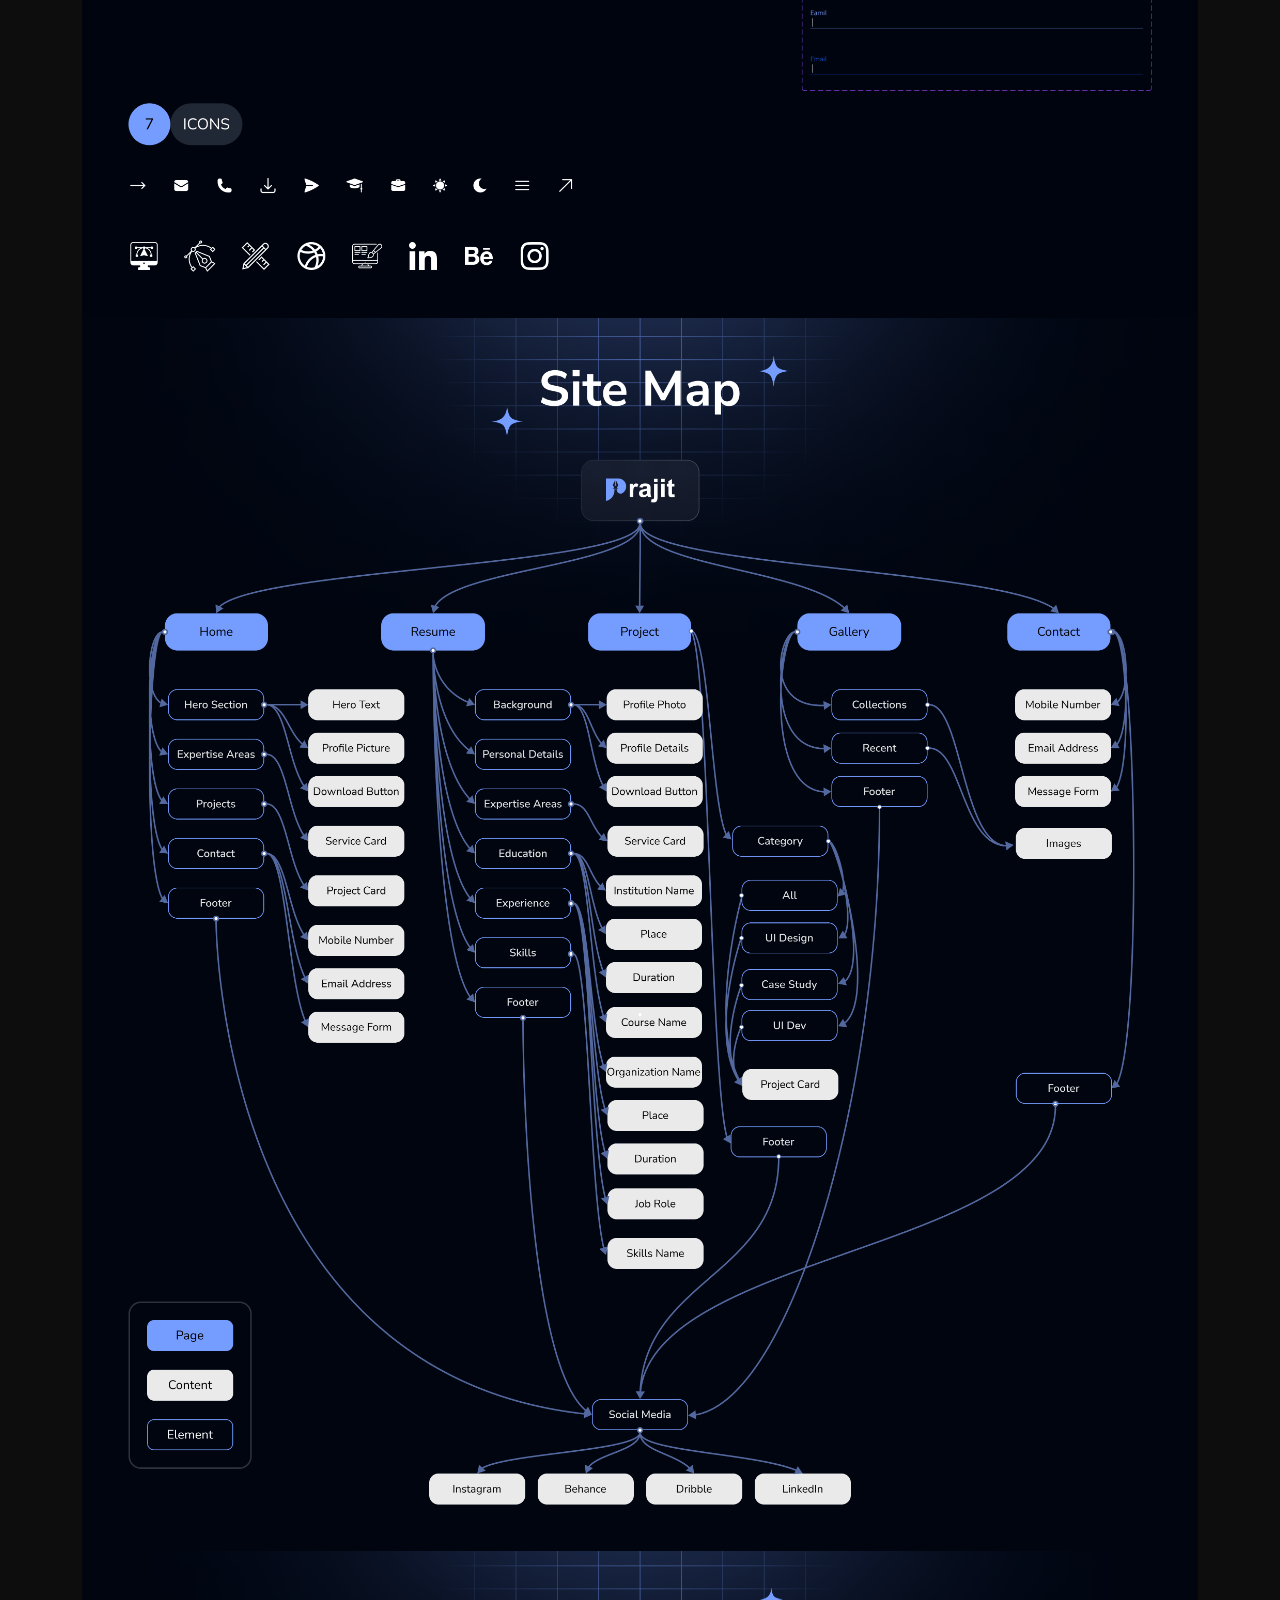
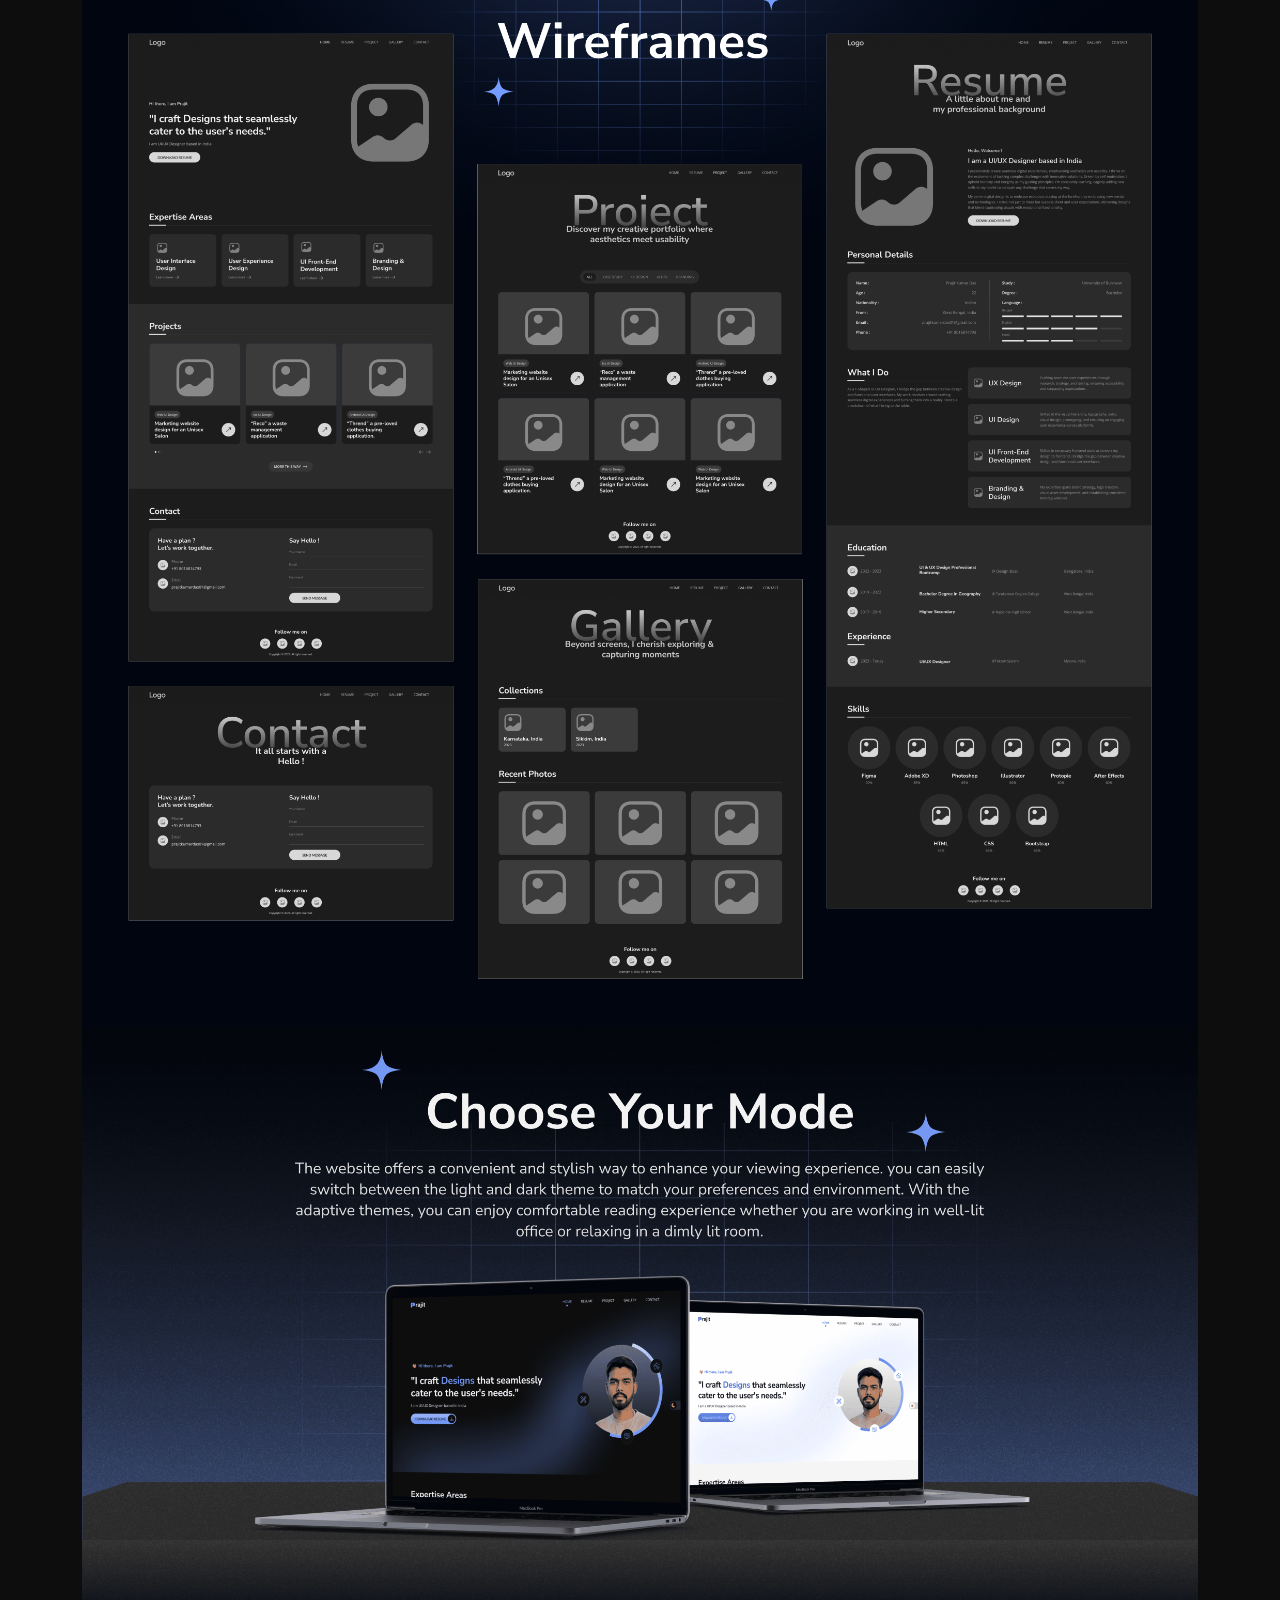
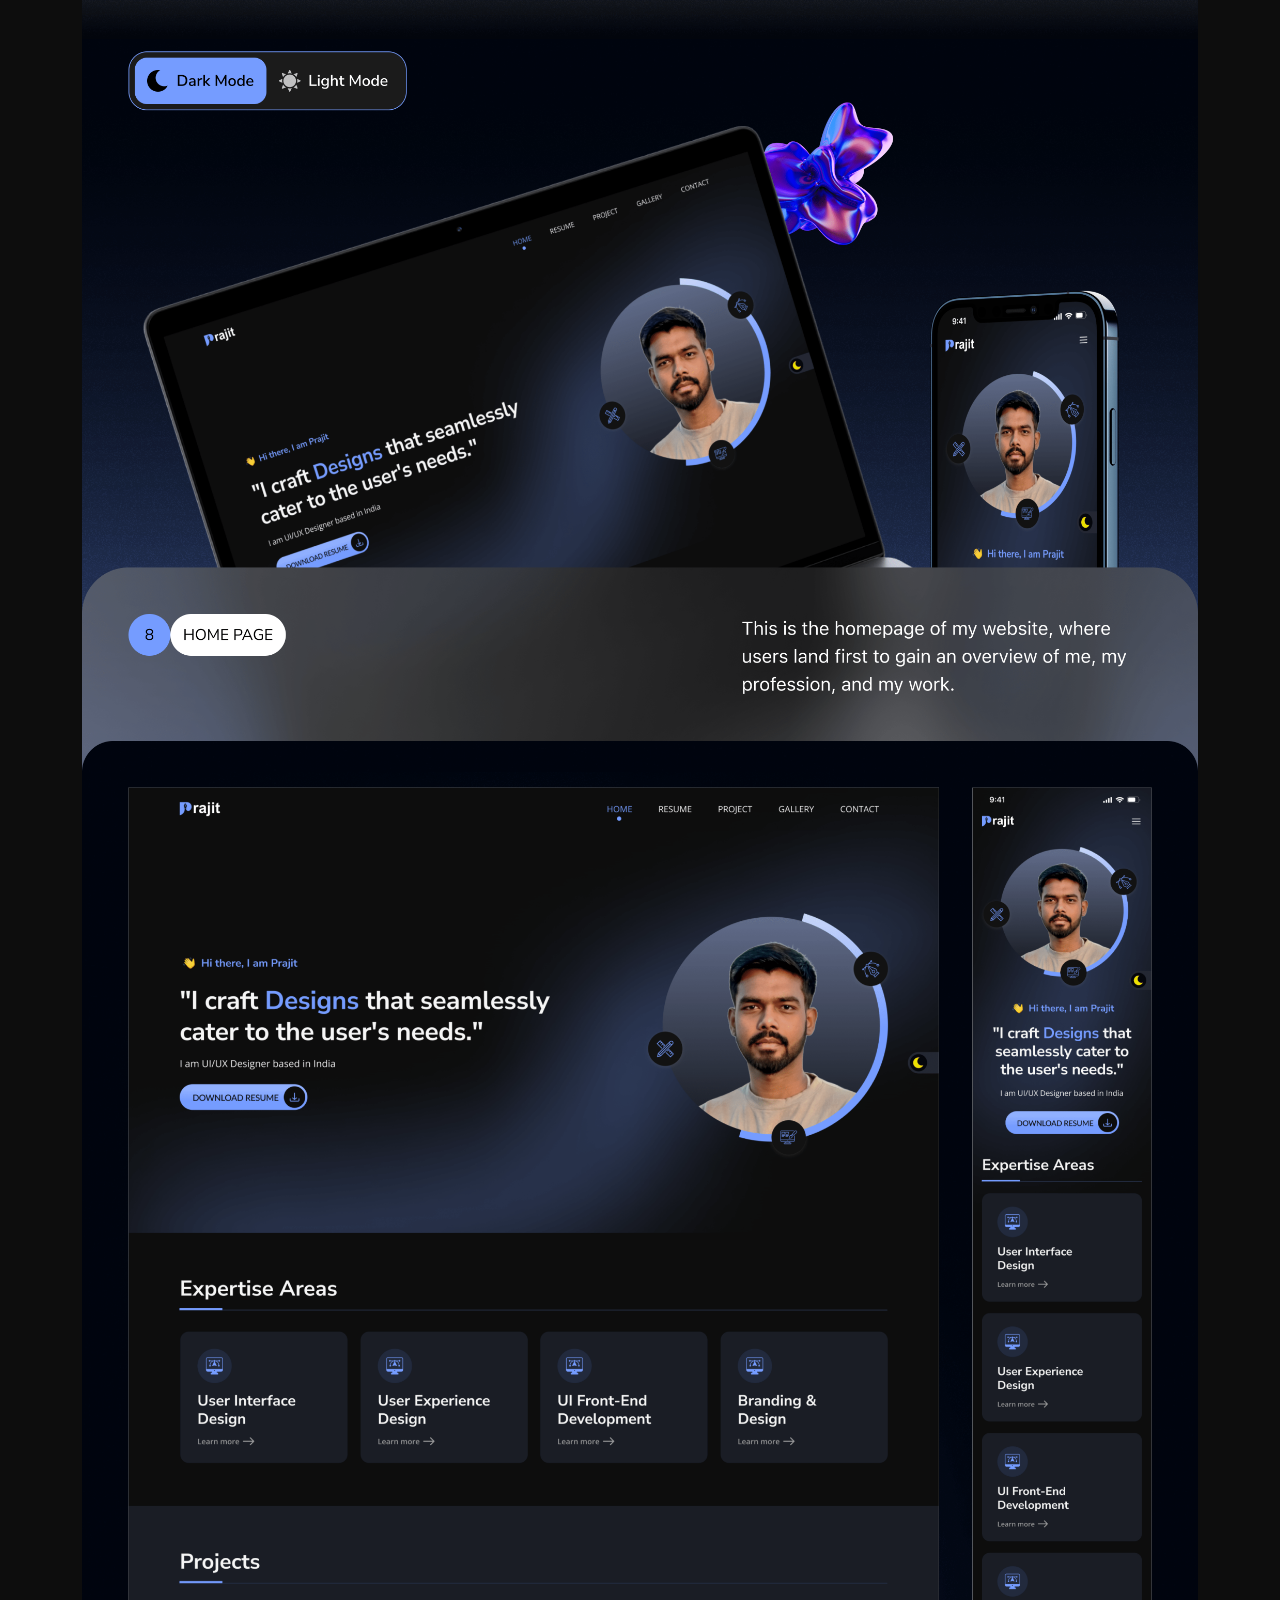
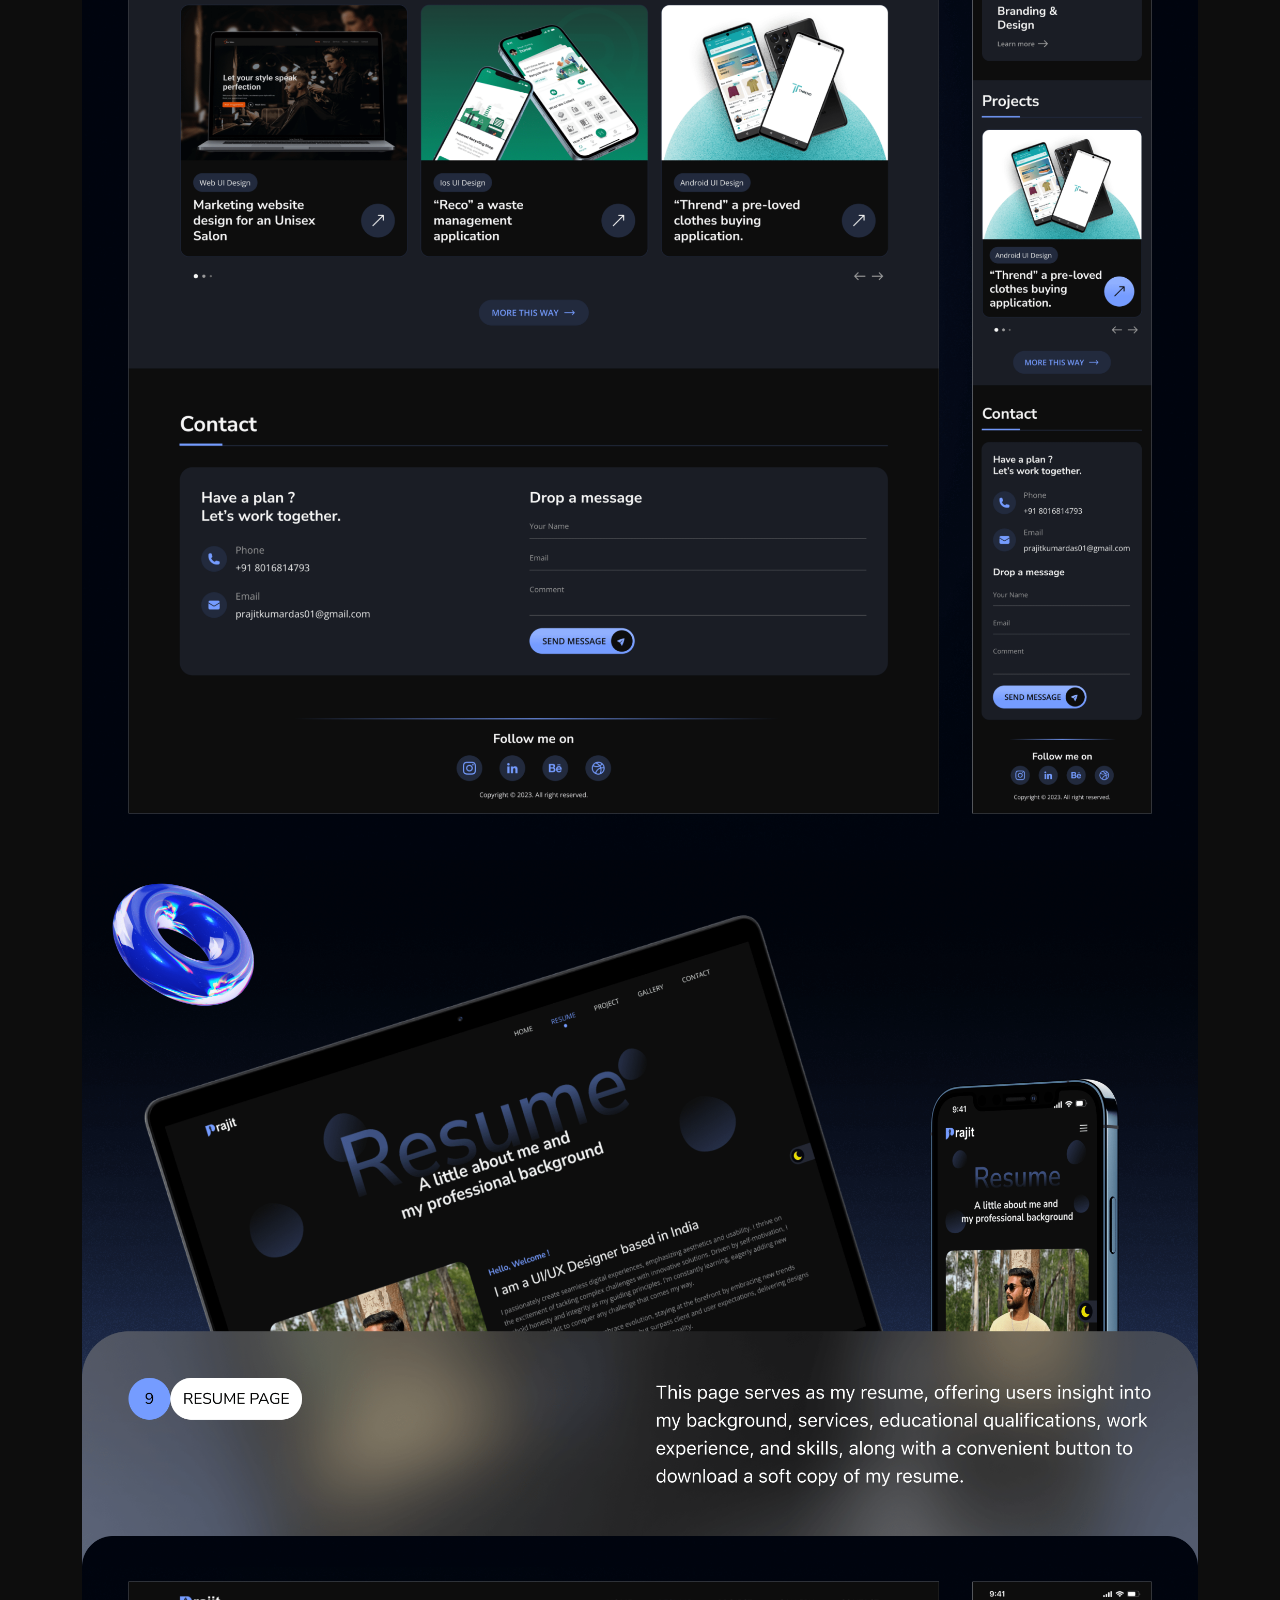
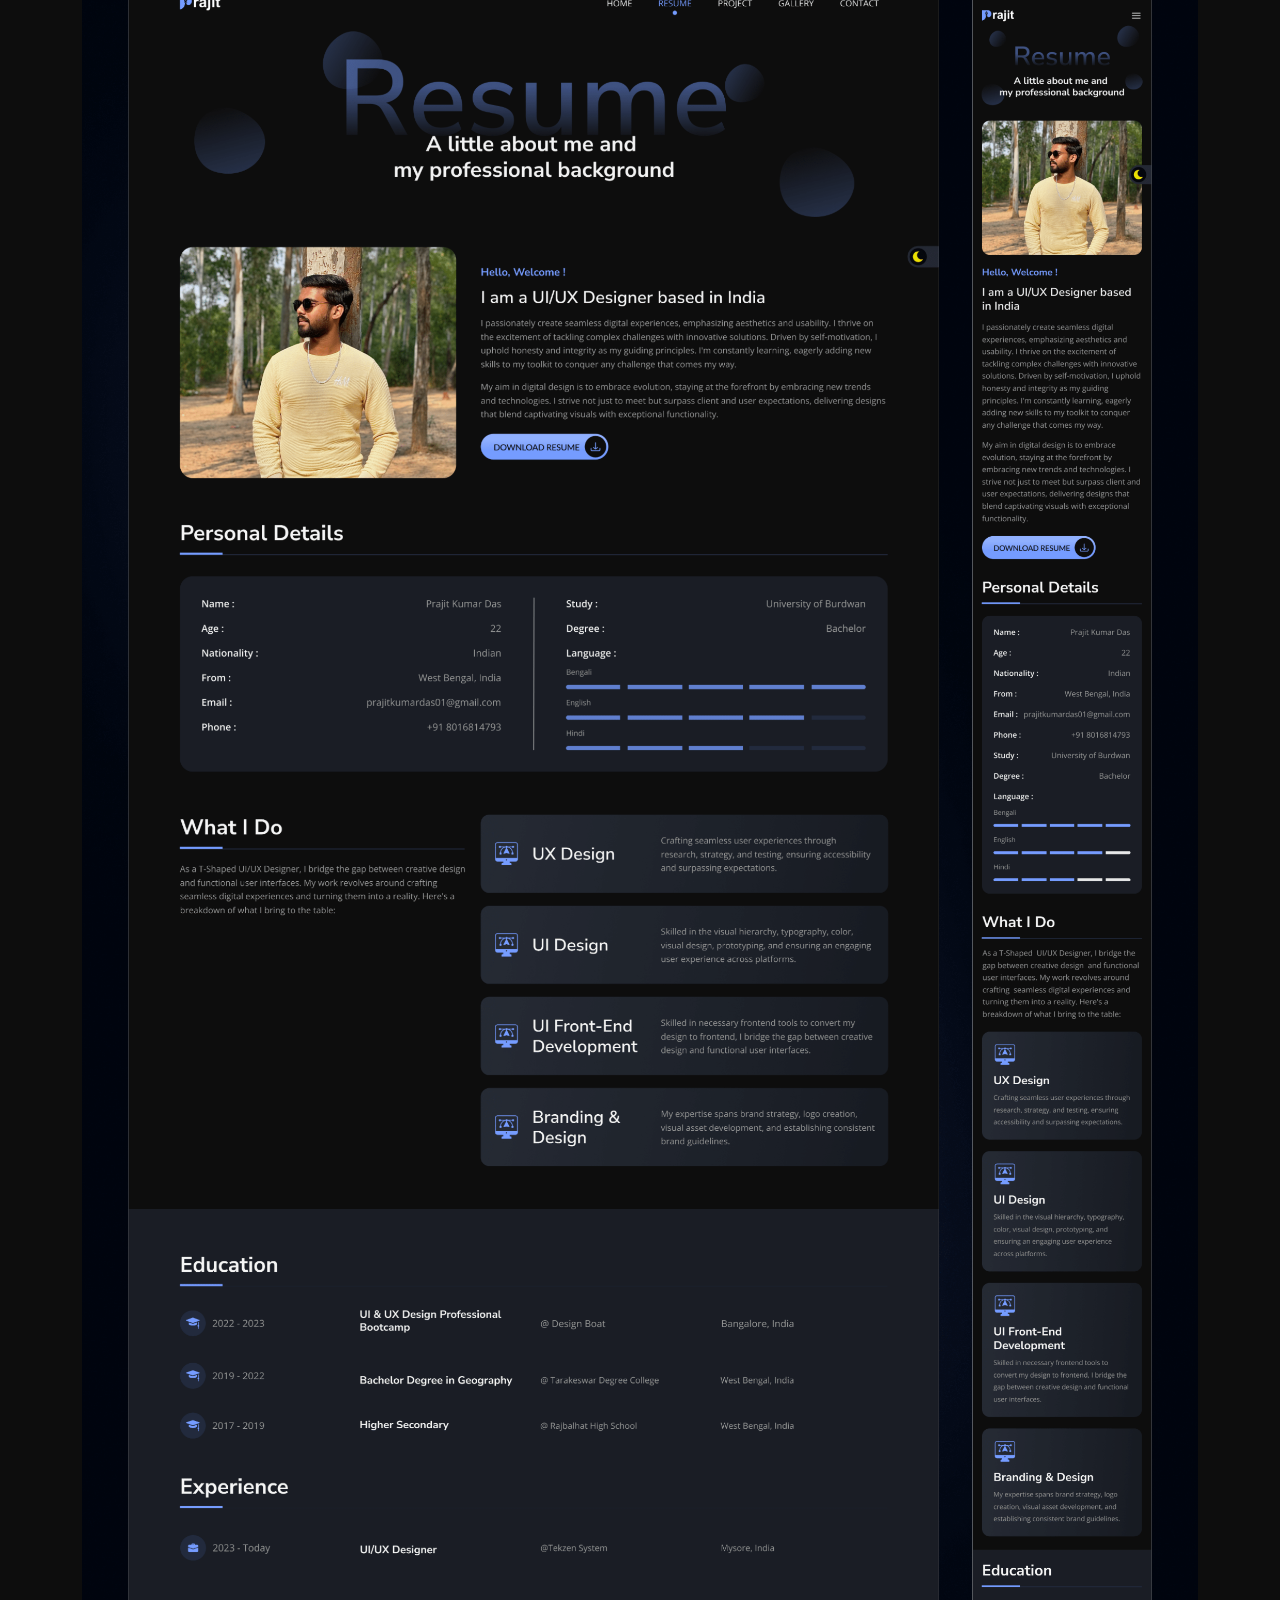
<file: personal_web.html>
<!doctype html>
<html lang="en">

<head>
    <!-- Required meta tags -->
    <meta charset="utf-8">
    <meta name="viewport" content="width=device-width, initial-scale=1">

    <!-- Bootstrap CSS -->
    <link href="https://cdn.jsdelivr.net/npm/bootstrap@5.0.2/dist/css/bootstrap.min.css" rel="stylesheet"
        integrity="sha384-EVSTQN3/azprG1Anm3QDgpJLIm9Nao0Yz1ztcQTwFspd3yD65VohhpuuCOmLASjC" crossorigin="anonymous">
    <link rel="stylesheet" href="https://cdn.jsdelivr.net/npm/bootstrap-icons@1.11.1/font/bootstrap-icons.css">
    <link rel="icon" href="Images/favicon_prajit.png" type="image/x-icon">
<link href="https://cdn.jsdelivr.net/npm/bootstrap@5.3.0/dist/css/bootstrap.min.css" rel="stylesheet">

    <!-- Font CSS -->

    <!-- Font CSS -->
    <link rel="preconnect" href="https://fonts.googleapis.com">
    <link rel="preconnect" href="https://fonts.gstatic.com" crossorigin>
    <link href="https://fonts.googleapis.com/css2?family=Nunito+Sans:opsz,wght@6..12,200;6..12,300;6..12,400;6..12,500;6..12,600;6..12,700;6..12,800;6..12,900;6..12,1000&family=Open+Sans:wght@300;400;500;600;700;800&display=swap" rel="stylesheet">

    <!-- Style CSS -->
    <link rel="stylesheet" href="css/index.css">
    <link rel="stylesheet" href="css/portfolio.css">
    <link rel="stylesheet" href="css/portfolio_responsive.css">
    <link rel="stylesheet" href="css/portfolio_content.css">

    <!-- Script File -->
    
    <title>Prajit</title>
</head>

<body>

    <div class="pre-loader" id="preLoader">
        <div class="loader" id="loader">
        </div>
        <div class="loading-text" id="loading-text">
        </div>

    </div>
    <!-- PROGRESS ICON STARTS HERE -->
    <div class="progress-wrap">
        <i class="bi bi-arrow-up"></i>
        <svg class="progress-circle svg-content" width="100%" height="100%" viewBox="-1 -1 102 102">
            <path d="M50,1 a49,49 0 0,1 0,98 a49,49 0 0,1 0,-98" />
        </svg>
    </div>
    <!-- PROGRESS ICON ENDS HERE -->

    <!-- NAVBAR STARTS HERE -->
    <nav class="navbar navbar-expand-lg" id="navbar">
        <div class="container-fluid navbar-link-holder">
            <a href="index.html" class="text-decoration-none">
                <h1 class="logo">
                    <svg viewBox="0 0 23 25" fill="none" xmlns="http://www.w3.org/2000/svg">
                        <path fill-rule="evenodd" clip-rule="evenodd" d="M19.501 2.48762C17.8689 0.896718 15.6811 0.00438978 13.4019 0L0 0V24.4876C2.1151 24.0824 4.07267 23.0879 5.64713 21.6186C7.2216 20.1492 8.34887 18.265 8.89905 16.1829C9.14845 15.2366 9.27646 14.2624 9.28 13.2838C9.27983 12.7741 9.24547 12.2651 9.17714 11.76H11.8781C11.8406 11.96 11.8176 12.1624 11.8095 12.3657C11.811 13.1125 12.0121 13.8452 12.3918 14.4882C12.7716 15.1312 13.3163 15.661 13.9695 16.0229C14.0041 16.0481 14.0411 16.0698 14.08 16.0876C14.6338 16.3983 15.2583 16.561 15.8933 16.56H16.0838C16.676 16.5584 17.2609 16.4284 17.7981 16.179C18.2187 15.9309 18.6187 15.6494 18.9943 15.3371C20.5161 14.0837 21.5567 12.3417 21.939 10.4076C22.0449 9.85515 22.0984 9.29394 22.099 8.73143C22.1046 7.56996 21.8776 6.41913 21.4314 5.34678C20.9852 4.27443 20.3288 3.30227 19.501 2.48762ZM13.5048 7.2381C12.8216 8.33088 12.3319 9.53324 12.0571 10.7924H9.00952C8.7235 9.50135 8.21427 8.27016 7.50476 7.15429L10.2133 1.59238V6.21333C9.98666 6.2802 9.79167 6.42651 9.66409 6.62544C9.53651 6.82437 9.48488 7.06262 9.51866 7.29652C9.55244 7.53042 9.66937 7.74432 9.84803 7.89902C10.0267 8.05373 10.2551 8.13888 10.4914 8.13888C10.7278 8.13888 10.9562 8.05373 11.1348 7.89902C11.3135 7.74432 11.4304 7.53042 11.4642 7.29652C11.498 7.06262 11.4463 6.82437 11.3188 6.62544C11.1912 6.42651 10.9962 6.2802 10.7695 6.21333H10.7886V1.6419L13.5048 7.2381ZM10.8381 7.13905C10.8389 7.20476 10.8201 7.2692 10.7841 7.32421C10.7481 7.37921 10.6967 7.42228 10.6362 7.44795C10.5757 7.47362 10.5089 7.48073 10.4444 7.46838C10.3798 7.45602 10.3204 7.42476 10.2737 7.37856C10.227 7.33237 10.195 7.27332 10.1819 7.20893C10.1688 7.14454 10.1751 7.0777 10.2001 7.01692C10.2251 6.95614 10.2676 6.90415 10.3221 6.86756C10.3767 6.83097 10.441 6.81143 10.5067 6.81143C10.5508 6.81191 10.5945 6.82122 10.635 6.83881C10.6755 6.8564 10.7121 6.88192 10.7427 6.91387C10.7732 6.94581 10.797 6.98354 10.8128 7.02482C10.8285 7.06611 10.8358 7.11013 10.8343 7.15429L10.8381 7.13905ZM7.48952 11.5124V11.021H13.5124V11.5124H7.48952Z" fill="#1149D7"/>
                    </svg>
    
                        <svg class="rajit" viewBox="0 0 49 26" fill="none" xmlns="http://www.w3.org/2000/svg">
                            <path d="M3.8235 19.9475H0V5.49714H3.55137V7.55176C4.15914 6.58114 4.70341 5.94162 5.18418 5.6332C5.67402 5.32478 6.22737 5.17057 6.84421 5.17057C7.71504 5.17057 8.55412 5.41096 9.36146 5.89173L8.17767 9.22539C7.53362 8.80812 6.93492 8.59948 6.38158 8.59948C5.84638 8.59948 5.39282 8.74915 5.0209 9.0485C4.64898 9.33878 4.35417 9.86944 4.13646 10.6405C3.92782 11.4115 3.8235 13.0262 3.8235 15.4845V19.9475Z" fill="black"/>
                            <path d="M13.8789 9.90573L10.4092 9.27982C10.7992 7.88286 11.4705 6.84874 12.423 6.17747C13.3755 5.50621 14.7906 5.17057 16.6683 5.17057C18.3737 5.17057 19.6436 5.37467 20.4782 5.78288C21.3127 6.18201 21.8978 6.69453 22.2335 7.32044C22.5782 7.93728 22.7505 9.07572 22.7505 10.7357L22.7097 15.1988C22.7097 16.4687 22.7687 17.4076 22.8866 18.0154C23.0136 18.6141 23.2449 19.2581 23.5805 19.9475H19.7979C19.6981 19.6935 19.5756 19.3171 19.4305 18.8182C19.367 18.5914 19.3216 18.4417 19.2944 18.3691C18.6413 19.0041 17.9428 19.4804 17.199 19.7979C16.4551 20.1153 15.6614 20.2741 14.8178 20.2741C13.3301 20.2741 12.1554 19.8704 11.2936 19.0631C10.4409 18.2558 10.0146 17.2352 10.0146 16.0016C10.0146 15.1852 10.2096 14.4595 10.5997 13.8245C10.9897 13.1804 11.534 12.6906 12.2325 12.3549C12.94 12.0102 13.956 11.7109 15.2804 11.4569C17.0674 11.1213 18.3056 10.8083 18.9951 10.518V10.137C18.9951 9.40228 18.8136 8.88069 18.4508 8.57227C18.0879 8.25477 17.4031 8.09603 16.3962 8.09603C15.7158 8.09603 15.1852 8.2321 14.8042 8.50423C14.4232 8.7673 14.1148 9.23446 13.8789 9.90573ZM18.9951 13.0081C18.5052 13.1714 17.7296 13.3664 16.6683 13.5932C15.607 13.8199 14.913 14.0422 14.5865 14.2599C14.0875 14.6137 13.8381 15.0627 13.8381 15.607C13.8381 16.1422 14.0377 16.6048 14.4368 16.9949C14.8359 17.3849 15.3439 17.5799 15.9607 17.5799C16.6502 17.5799 17.3078 17.3532 17.9337 16.8996C18.3964 16.5549 18.7002 16.1331 18.8454 15.6342C18.9452 15.3076 18.9951 14.6862 18.9951 13.7701V13.0081Z" fill="black"/>
                            <path d="M26.4516 3.53776V0H30.2751V3.53776H26.4516ZM30.2751 5.49714V19.4985C30.2751 21.34 30.1526 22.6371 29.9077 23.39C29.6718 24.152 29.2092 24.7462 28.5198 25.1725C27.8395 25.5989 26.9686 25.812 25.9073 25.812C25.5263 25.812 25.1136 25.7758 24.6691 25.7032C24.2337 25.6397 23.762 25.5399 23.254 25.4038L23.9207 22.1382C24.1021 22.1745 24.2745 22.2017 24.4378 22.2199C24.592 22.2471 24.7371 22.2607 24.8732 22.2607C25.2632 22.2607 25.5807 22.1745 25.8257 22.0021C26.0796 21.8389 26.2475 21.6393 26.3291 21.4035C26.4107 21.1676 26.4516 20.46 26.4516 19.2808V5.49714H30.2751Z" fill="black"/>
                            <path d="M34.2891 3.53776V0H38.1126V3.53776H34.2891ZM34.2891 19.9475V5.49714H38.1126V19.9475H34.2891Z" fill="black"/>
                            <path d="M48.6714 5.49714V8.54505H46.0589V14.3687C46.0589 15.548 46.0816 16.2374 46.127 16.437C46.1814 16.6275 46.2948 16.7862 46.4671 16.9132C46.6485 17.0402 46.8663 17.1037 47.1202 17.1037C47.474 17.1037 47.9865 16.9813 48.6578 16.7363L48.9844 19.7026C48.0954 20.0836 47.0885 20.2741 45.9637 20.2741C45.2743 20.2741 44.6529 20.1607 44.0995 19.9339C43.5462 19.6981 43.138 19.3987 42.8749 19.0359C42.6209 18.664 42.4441 18.165 42.3443 17.5391C42.2626 17.0946 42.2218 16.1966 42.2218 14.845V8.54505H40.4665V5.49714H42.2218V2.62611L46.0589 0.394596V5.49714H48.6714Z" fill="black"/>
                        </svg>
                </h1>

            </a>

            <div class="d-flex align-items-center justify-content-center conatainer-for-toogle-switch"> <!-- Container for menu icon and toggle button -->
                
                <label aria-label="switch" class="switch" for="toggleSwitch">
                    <input type="checkbox" id="toggleSwitch">
                    <span class="slider"></span>
                </label>

                <button aria-label="toogle-button" class="navbar-toggler navbar-toogle-mobile" id="navbar-toggler" >
                    <i class="hamburger bi bi-list"></i>
                    <span class="cross bi bi-x" style="display: none;"></span>
                </button>
            </div>

            <div class="collapse navbar-collapse d-none d-lg-block" id="navbarSupportedContent">
                <ul class="navbar-nav me-auto mb-2 mb-lg-0 menu-items" id="menu">
                    <li class="nav-item">
                        <a class="nav-link" href="#" data-target="home">Home</a>
                    </li>
                   
                    <li class="nav-item">
                        <a class="nav-link" href="#" data-target="resume">Resume</a>
                    </li>
                    <li class="nav-item">
                        <a class="nav-link" href="#" data-target="portfolio">Project</a>
                    </li>
                    <li class="nav-item">
                        <a class="nav-link " href="#" data-target="about">gallery</a>
                    </li>
                    <li class="nav-item">
                        <a class="nav-link" href="#" data-target="contact">Contact</a>
                    </li>
                </ul>

            </div>

            <div class="overlay-for-mobile d-xl-none">
                <!-- Content that appears when the button is clicked -->
                <div class="mobile-menu-container">
                    <ul class="mb-2 mb-lg-0" id="menu">
                        <li class="nav-item">
                            <a class="nav-link link-for-mobile " href="index.html" data-target="home">Home<i class="bi bi-box-arrow-up-right mx-2"></i></a>
                        </li>
                        <li class="nav-item">
                            <a class="nav-link link-for-mobile" href="resume.html" data-target="resume">Resume<i class="bi bi-box-arrow-up-right mx-2"></i></a>
                        </li>
                        <li class="nav-item">
                            <a class="nav-link link-for-mobile selected" href="portfolio.html" data-target="portfolio">Project<i class="bi bi-box-arrow-up-right mx-2"></i></a>
                        </li>
                        <li class="nav-item">
                            <a class="nav-link link-for-mobile" href="about.html" data-target="about">Gallery<i class="bi bi-box-arrow-up-right mx-2"></i></a>
                        </li>
                        <li class="nav-item">
                            <a class="nav-link link-for-mobile" href="contact.html" data-target="contact">Contact<i class="bi bi-box-arrow-up-right mx-2"></i></a>
                        </li>
                    </ul>
                </div>
                <div class="d-flex flex-row align-items-center justify-content-center mt-2 overflow-hidden social-icon-in-menu">
                    <a aria-label="instagram" href="https://www.instagram.com/iam_prajit/" class="social-icon bottom-to-top" target="_blank"><i
                            class="bi bi-instagram"></i></a>
                    <a aria-label="behance" href="https://www.behance.net/pradas3" class="social-icon bottom-to-top" target="_blank"><i
                            class="bi bi-behance"></i></a>
                    <a aria-label="dribbble" href="https://dribbble.com/PrajitO1" class="social-icon bottom-to-top" target="_blank"><i
                            class="bi bi-dribbble"></i></a>
                    <a aria-label="linkedin" href="https://www.linkedin.com/in/prajit-das-1b75881a2/" class="social-icon bottom-to-top" target="_blank"><i
                            class="bi bi-linkedin"></i></a>
                </div>
            </div>
            
        </div>
    </nav>
    <!-- NAVBAR ENDS HERE -->
    <!-- NAVBAR ENDS HERE -->
    <div class="section-for-portfolio-content">
        <div class="container">
            <div class="d-flex">
                <a class="back-to-project-button" href="portfolio.html"><i class="bi bi-arrow-left"></i>BACK TO project</a>
            </div>
            <h1 class="portfolio-title">A personal website design to elegantly showcase portfolio.</h1>

            <div class="portfolio-image-holder-for-reco-casestudy d-flex flex-column">
                <img class="img_one" src="Images/personal/1Hero Section.png" alt="">
                <img class="img_two" src="Images/personal/2ProjectOverview.png" alt="">
                <img class="img_three" src="Images/personal/3Process.png" alt="">
                <img class="img_four" src="Images/personal/Logo.png" alt="">
                <img class="img_five" src="Images/personal/4Typography.png" alt="">
                <img class="img_six" src="Images/personal/5Color Palate.png" alt="">
                <img class="img_seven" src="Images/personal/6Grid System.png" alt="">
                <img class="img_eight" src="Images/personal/7Components.png" alt="">
                <img class="img_nine" src="Images/personal/8SiteMap.png" alt="">
                <img class="img_ten" src="Images/personal/8Wireframe.png" alt="">
                <img class="img_eleven" src="Images/personal/9ChooseyourMode.png" alt="">
                <img class="img_twelve" src="Images/personal/10MockupforHomeDark.png" alt="">
                <img class="img_thirteen" src="Images/personal/11HomeDark.png" alt="">
                <img class="img_twelve" src="Images/personal/12MockupforResumeDark.png" alt="">
                <img class="img_thirteen" src="Images/personal/13ResumeDark.png" alt="">
                <img class="img_twelve" src="Images/personal/14Mockup forProjectDark.png" alt="">
                <img class="img_thirteen" src="Images/personal/15ProjectDark.png" alt="">
                <img class="img_twelve" src="Images/personal/16MockupforGalleryDark.png" alt="">
                <img class="img_thirteen" src="Images/personal/17GalleryDark.png" alt="">
                <img class="img_twelve" src="Images/personal/18MockupforContactDark.png" alt="">
                <img class="img_thirteen" src="Images/personal/19ContactDark.png" alt="">
          
                <img class="img_thirteen" src="Images/personal/21LightStart.png" alt="">
                <img class="img_twelve" src="Images/personal/22AllScreenlight.png" alt="">
                <img class="img_thirteen" src="Images/personal/23LoightMockup.png" alt="">
                <img class="img_thirteen" src="Images/personal/24PrototypeStart.png" alt="">
                <div class="d-flex justify-content-center">
                    <iframe style="border: 1px solid rgba(0, 0, 0, 0.1);" width="800" height="450" src="https://www.figma.com/embed?embed_host=share&url=https%3A%2F%2Fwww.figma.com%2Fproto%2FbKx0NBa1JsBCwhgFllubGy%2FMy-Website-Design-New%3Fpage-id%3D0%253A1%26type%3Ddesign%26node-id%3D135-382%26viewport%3D-1496%252C-13%252C0.17%26t%3D9MpSfJNQFxJvz8f0-1%26scaling%3Dscale-down%26starting-point-node-id%3D135%253A382%26mode%3Ddesign" allowfullscreen></iframe>

                </div>
         
                <img class="img_twelve" src="Images/personal/20MockupPhoto.png" alt="">
                <img class="img_thirteen" src="Images/personal/LastThankyou.png" alt="">
            </div>
        </div>
    </div>




    <!-- FOOTER STARTS HERE -->
    <div class="parent-container-for-footer">
        <div class="container">
            <h3 class="follow-me-text">Follow me on</h3>
            <div class="d-flex flex-row align-items-center justify-content-center mt-2 overflow-hidden">
                <a aria-label="instagram" href="https://www.instagram.com/iam_prajit/" class="social-icon bottom-to-top" target="_blank"><i
                        class="bi bi-instagram"></i></a>
                <a aria-label="behance" href="https://www.behance.net/pradas3" class="social-icon bottom-to-top" target="_blank"><i
                        class="bi bi-behance"></i></a>
                <a aria-label="dribbble" href="https://dribbble.com/PrajitO1" class="social-icon bottom-to-top" target="_blank"><i
                        class="bi bi-dribbble"></i></a>
                <a aria-label="linkedin" href="https://www.linkedin.com/in/prajit-das-1b75881a2/" class="social-icon bottom-to-top" target="_blank"><i
                        class="bi bi-linkedin"></i></a>
            </div>
            <p class="copyright-text mt-1">Copyright © 2023. All right reserved.</p>
        </div>
    </div>
    <!-- FOOTER ENDS HERE -->

    <!-- SCROLL TO TOP STARTS HERE -->
    <script src='https://ajax.googleapis.com/ajax/libs/jquery/3.5.1/jquery.min.js'></script>
    <script>
        (function ($) {
            "use strict";

            $(document).ready(function () {
                "use strict";

                //Scroll back to top

                var progressPath = document.querySelector('.progress-wrap path');
                var pathLength = progressPath.getTotalLength();
                progressPath.style.transition = progressPath.style.WebkitTransition = 'none';
                progressPath.style.strokeDasharray = pathLength + ' ' + pathLength;
                progressPath.style.strokeDashoffset = pathLength;
                progressPath.getBoundingClientRect();
                progressPath.style.transition = progressPath.style.WebkitTransition = 'stroke-dashoffset 10ms linear';
                var updateProgress = function () {
                    var scroll = $(window).scrollTop();
                    var height = $(document).height() - $(window).height();
                    var progress = pathLength - (scroll * pathLength / height);
                    progressPath.style.strokeDashoffset = progress;
                }
                updateProgress();
                $(window).scroll(updateProgress);
                var offset = 50;
                var duration = 550;
                jQuery(window).on('scroll', function () {
                    if (jQuery(this).scrollTop() > offset) {
                        jQuery('.progress-wrap').addClass('active-progress');
                    } else {
                        jQuery('.progress-wrap').removeClass('active-progress');
                    }
                });
                jQuery('.progress-wrap').on('click', function (event) {
                    event.preventDefault();
                    jQuery('html, body').animate({ scrollTop: 0 }, duration);
                    return false;
                })


            });

        })(jQuery);
    </script>
    <!-- SCROLL TO TOP ENDS HERE -->

    <script>
        let imageIndex = 0; // Initialize the index of the current image
const images = [
    "Images/about_section_image.png",
    "Images/IMG_20220315_121437.jpg",
];

function changeImage() {
    const imgElement = document.querySelector('.gallery-img');
    imgElement.src = images[imageIndex];
    imageIndex++;
    if (imageIndex >= images.length) {
        imageIndex = 0;
    }
}
setInterval(changeImage, 4000);
    </script>

    <!-- NAV SAHDOW STARTS HERE -->
    <script>
    window.addEventListener('scroll', function() {
        const navbar = document.getElementById('navbar');
        if (window.scrollY > 0) {
            navbar.classList.add('scrolled');
        } else {
            navbar.classList.remove('scrolled');
        }
    });
    
    </script>

    <!-- NAV SAHDOW ENDS HERE -->

    <!-- NAVBAR TOOGLE  STARTS HERE-->

    <script>
        document.addEventListener("DOMContentLoaded", function() {
            const navbarToggler = document.getElementById('navbar-toggler');
            const navbarCollapse = document.getElementById('navbarSupportedContent');
            const hamburgerIcon = navbarToggler.querySelector('.hamburger');
            const crossIcon = navbarToggler.querySelector('.cross');
        
            navbarToggler.addEventListener('click', function() {
                navbarCollapse.classList.toggle('show');
                hamburgerIcon.style.display = hamburgerIcon.style.display === 'none' ? 'inline' : 'none';
                crossIcon.style.display = crossIcon.style.display === 'none' ? 'inline' : 'none';
            });
        });
        
    </script>
    <!-- NAVBAR TOOGLE  ENDS HERE-->

    <!-- REVEAL EFFECT STARTS HERE -->
    <script>
        var rafId = null;
        var delay = 200;
        var lTime = 0;

        function scroll() {
        var scrollTop = $(window).scrollTop();
        var height = $(window).height()
        var visibleTop = scrollTop + height;
        $('.reveal').each(function() {
            var $t = $(this);
            if ($t.hasClass('reveal_visible')) { return; }
            var top = $t.offset().top;
            if (top <= visibleTop) {
            if (top + $t.height() < scrollTop) {
                $t.removeClass('reveal_pending').addClass('reveal_visible');
            } else {
                $t.addClass('reveal_pending');
                if (!rafId) requestAnimationFrame(reveal);  
            }
            }
        });
        }
        function reveal() {
        rafId = null;
        var now = performance.now();
        
        if (now - lTime > delay) {
            lTime = now;
            var $ts = $('.reveal_pending');
            $($ts.get(0)).removeClass('reveal_pending').addClass('reveal_visible');  
        }
        
        
        if ($('.reveal_pending').length >= 1) rafId = requestAnimationFrame(reveal);
        }

        $(scroll);
        $(window).scroll(scroll);
    </script>
    <!-- REVEAL EFFECT ENDS HERE -->

    <!-- LEFT TO RIGHT ANIMATION STARTS HERE -->
    <script>
        function revealOnScroll() {
            const elements = document.querySelectorAll('.bottom-to-top');
            elements.forEach((element) => {
                const elementTop = element.getBoundingClientRect().top;
                const windowHeight = window.innerHeight;
                if (elementTop < windowHeight) {
                    element.classList.add('bottom-to-top-visible');
                }
            });
        }

        document.addEventListener('DOMContentLoaded', revealOnScroll);
        window.addEventListener('scroll', revealOnScroll);

    </script>

    <!-- LEFT TO RIGHT ANIMATION ENDS HERE -->

    
    <!-- IMAGE OPEN STARTS HERE -->

    <script>
        function revealOnScroll() {
  const elements = document.querySelectorAll('.reveal-curve-left');
  elements.forEach((element) => {
    const elementTop = element.getBoundingClientRect().top;
    const windowHeight = window.innerHeight;
    if (elementTop < windowHeight) {
      element.classList.add('reveal-curve-left-visible');
    }
  });
}

document.addEventListener('DOMContentLoaded', revealOnScroll);
window.addEventListener('scroll', revealOnScroll);


    </script>




<script>
    // Get necessary elements
const navbarToggler = document.getElementById('navbar-toggler');
const overlay = document.getElementById('overlay');

// Toggle the overlay on button click
navbarToggler.addEventListener('click', function() {
    overlay.classList.toggle('active');
});

</script>



    <!-- IMAGE OPEN STARTS HERE -->

    <script src="https://cdn.jsdelivr.net/npm/bootstrap@5.0.2/dist/js/bootstrap.bundle.min.js"
        integrity="sha384-MrcW6ZMFYlzcLA8Nl+NtUVF0sA7MsXsP1UyJoMp4YLEuNSfAP+JcXn/tWtIaxVXM"
        crossorigin="anonymous"></script>
    <script src='https://ajax.googleapis.com/ajax/libs/jquery/3.5.1/jquery.min.js'></script>
    <script src="https://cdn.jsdelivr.net/npm/bootstrap@5.0.0/dist/js/bootstrap.bundle.min.js"></script>
    <script src="js/java_script.js"></script>
    <script src="js/dark_mode.js"></script>
    <script>
        // Initialize Bootstrap tabs
        var myTab = new bootstrap.Tab(document.getElementById('home-tab'));
        myTab.show();
    </script>
</body>

</html>
</file>
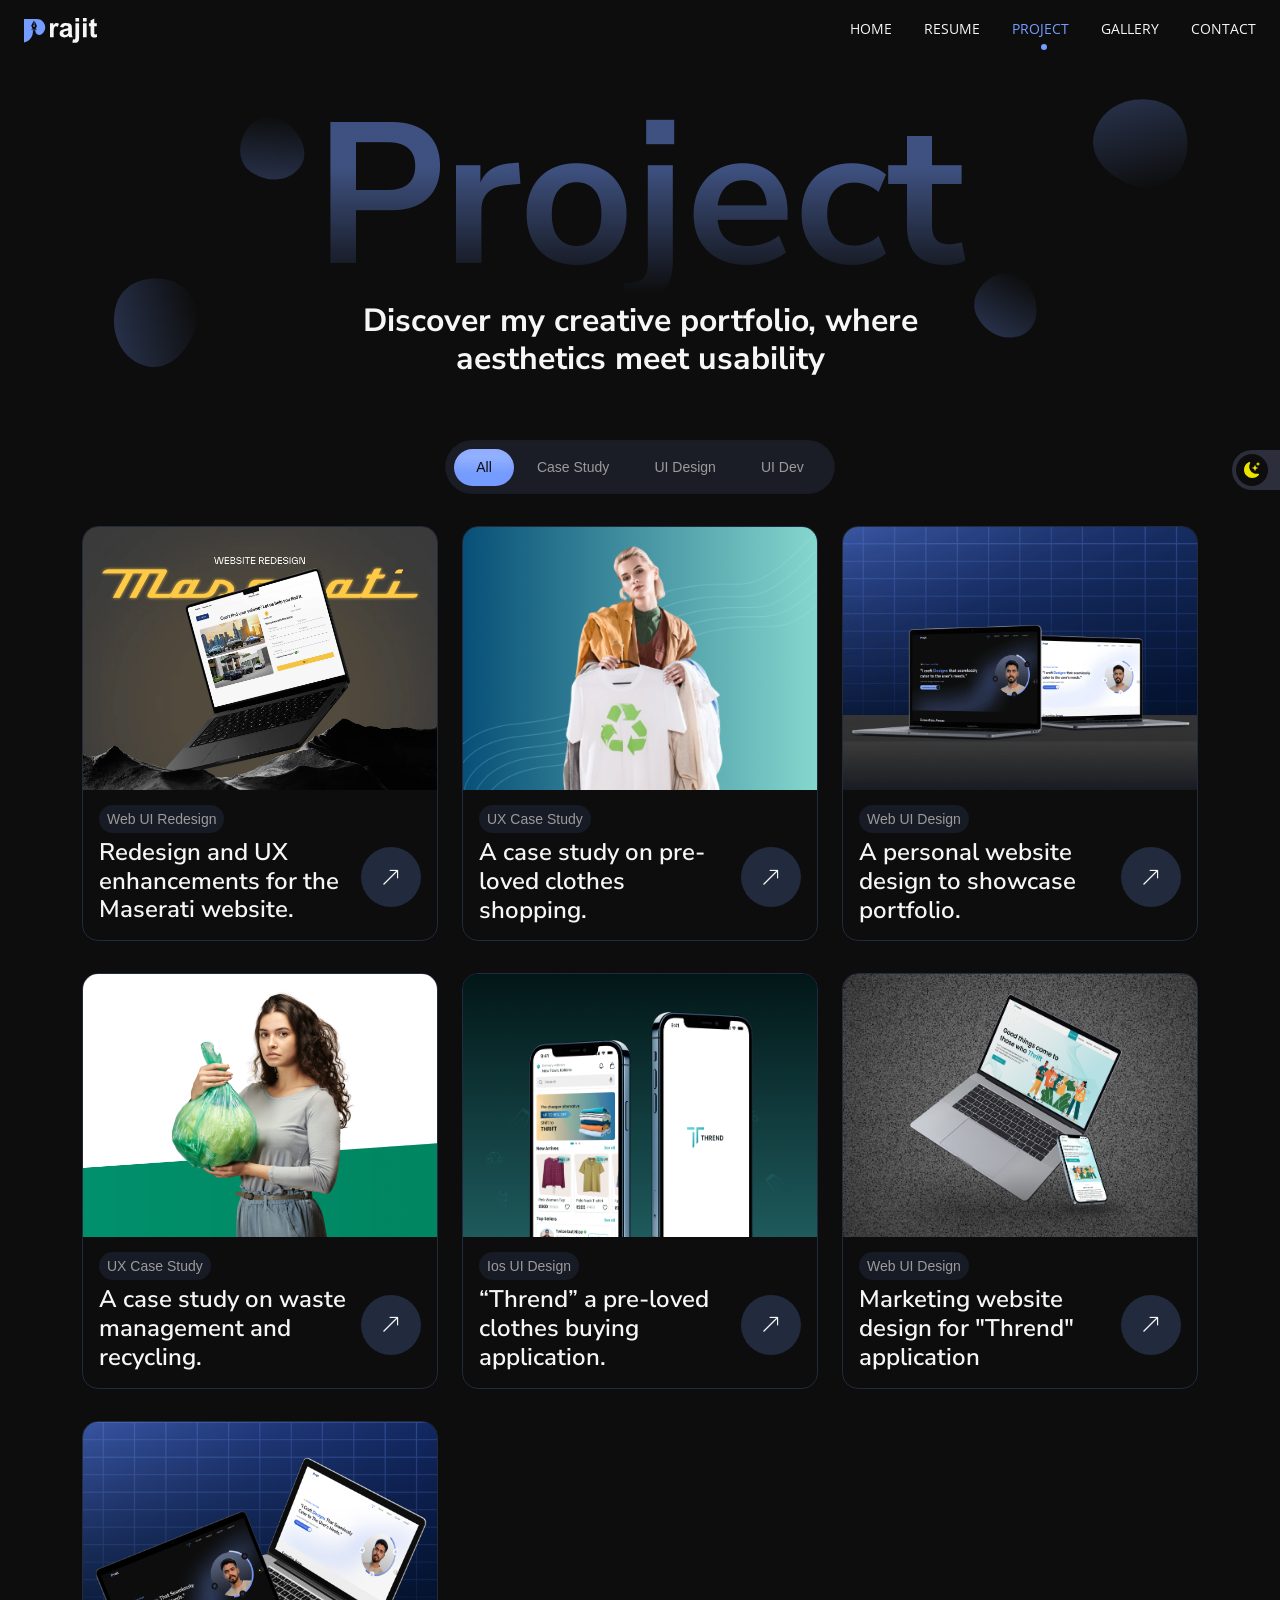
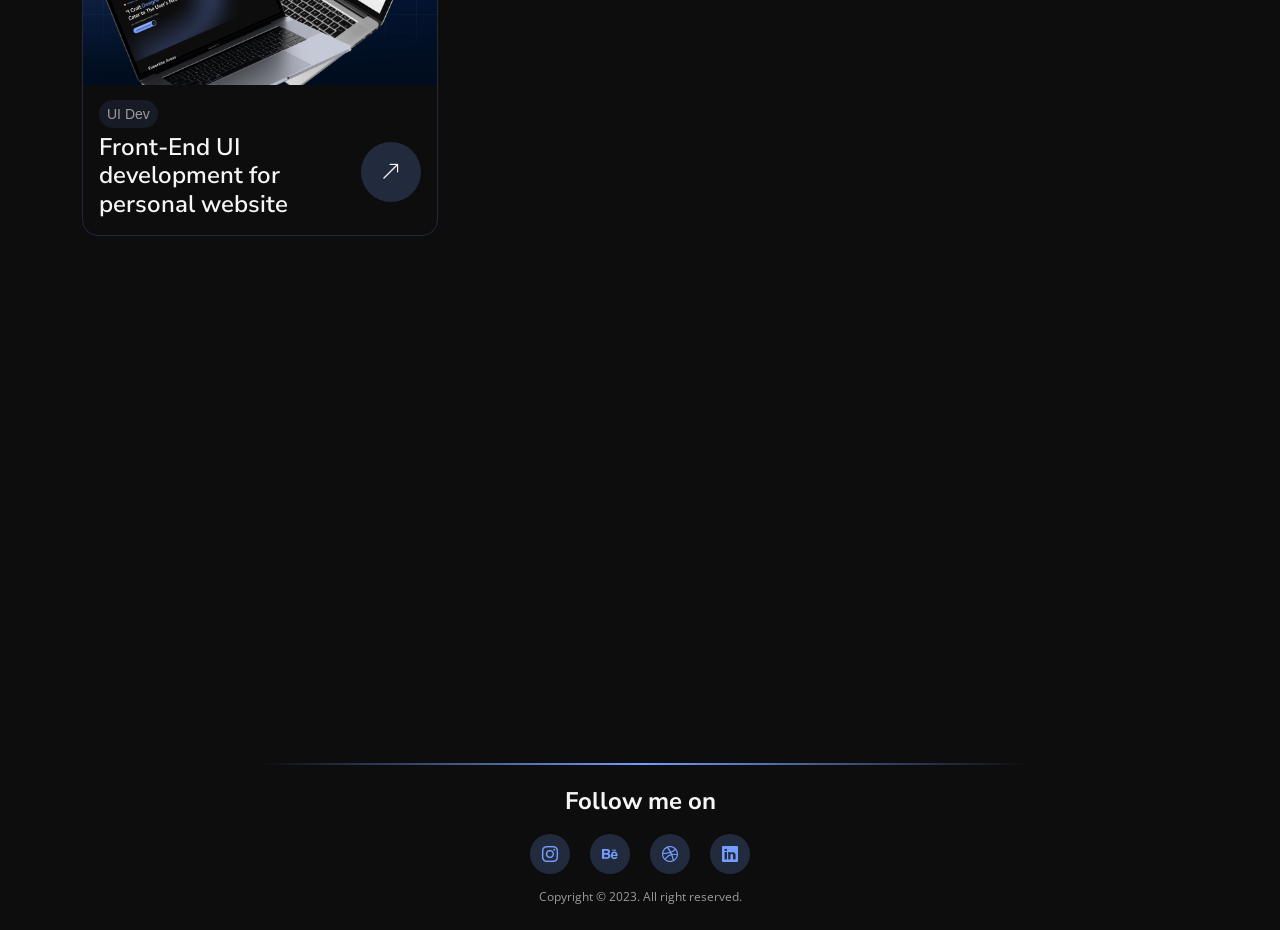
<file: portfolio.html>
<!doctype html>
<html lang="en">

<head>
    <!-- Required meta tags -->
    <meta charset="utf-8">
    <meta name="viewport" content="width=device-width, initial-scale=1">

    <!-- Bootstrap CSS -->
    <link href="https://cdn.jsdelivr.net/npm/bootstrap@5.0.2/dist/css/bootstrap.min.css" rel="stylesheet"
        integrity="sha384-EVSTQN3/azprG1Anm3QDgpJLIm9Nao0Yz1ztcQTwFspd3yD65VohhpuuCOmLASjC" crossorigin="anonymous">
    <link rel="stylesheet" href="https://cdn.jsdelivr.net/npm/bootstrap-icons@1.11.1/font/bootstrap-icons.css">
    <link rel="icon" href="Images/favicon_prajit.png" type="image/x-icon">
<link href="https://cdn.jsdelivr.net/npm/bootstrap@5.3.0/dist/css/bootstrap.min.css" rel="stylesheet">

    <!-- Font CSS -->

    <!-- Font CSS -->
    <link rel="preconnect" href="https://fonts.googleapis.com">
    <link rel="preconnect" href="https://fonts.gstatic.com" crossorigin>
    <link href="https://fonts.googleapis.com/css2?family=Nunito+Sans:opsz,wght@6..12,200;6..12,300;6..12,400;6..12,500;6..12,600;6..12,700;6..12,800;6..12,900;6..12,1000&family=Open+Sans:wght@300;400;500;600;700;800&display=swap" rel="stylesheet">

    <!-- Style CSS -->
    <link rel="stylesheet" href="css/index.css">
    <link rel="stylesheet" href="css/portfolio.css">
    <link rel="stylesheet" href="css/portfolio_responsive.css">

    <!-- Script File -->
    
    <title>Prajit</title>
</head>

<body>
    <div class="pre-loader" id="preLoader">
        <div class="loader" id="loader">
        </div>
        <div class="loading-text" id="loading-text">
        </div>

    </div>

    <!-- PROGRESS ICON STARTS HERE -->
    <div class="progress-wrap">
        <i class="bi bi-arrow-up"></i>
        <svg class="progress-circle svg-content" width="100%" height="100%" viewBox="-1 -1 102 102">
            <path d="M50,1 a49,49 0 0,1 0,98 a49,49 0 0,1 0,-98" />
        </svg>
    </div>
    <!-- PROGRESS ICON ENDS HERE -->

    <!-- NAVBAR STARTS HERE -->
    <nav class="navbar navbar-expand-lg" id="navbar">
        <div class="container-fluid navbar-link-holder">
            <a href="index.html" class="text-decoration-none">
                <h1 class="logo">
                    <svg viewBox="0 0 23 25" fill="none" xmlns="http://www.w3.org/2000/svg">
                        <path fill-rule="evenodd" clip-rule="evenodd" d="M19.501 2.48762C17.8689 0.896718 15.6811 0.00438978 13.4019 0L0 0V24.4876C2.1151 24.0824 4.07267 23.0879 5.64713 21.6186C7.2216 20.1492 8.34887 18.265 8.89905 16.1829C9.14845 15.2366 9.27646 14.2624 9.28 13.2838C9.27983 12.7741 9.24547 12.2651 9.17714 11.76H11.8781C11.8406 11.96 11.8176 12.1624 11.8095 12.3657C11.811 13.1125 12.0121 13.8452 12.3918 14.4882C12.7716 15.1312 13.3163 15.661 13.9695 16.0229C14.0041 16.0481 14.0411 16.0698 14.08 16.0876C14.6338 16.3983 15.2583 16.561 15.8933 16.56H16.0838C16.676 16.5584 17.2609 16.4284 17.7981 16.179C18.2187 15.9309 18.6187 15.6494 18.9943 15.3371C20.5161 14.0837 21.5567 12.3417 21.939 10.4076C22.0449 9.85515 22.0984 9.29394 22.099 8.73143C22.1046 7.56996 21.8776 6.41913 21.4314 5.34678C20.9852 4.27443 20.3288 3.30227 19.501 2.48762ZM13.5048 7.2381C12.8216 8.33088 12.3319 9.53324 12.0571 10.7924H9.00952C8.7235 9.50135 8.21427 8.27016 7.50476 7.15429L10.2133 1.59238V6.21333C9.98666 6.2802 9.79167 6.42651 9.66409 6.62544C9.53651 6.82437 9.48488 7.06262 9.51866 7.29652C9.55244 7.53042 9.66937 7.74432 9.84803 7.89902C10.0267 8.05373 10.2551 8.13888 10.4914 8.13888C10.7278 8.13888 10.9562 8.05373 11.1348 7.89902C11.3135 7.74432 11.4304 7.53042 11.4642 7.29652C11.498 7.06262 11.4463 6.82437 11.3188 6.62544C11.1912 6.42651 10.9962 6.2802 10.7695 6.21333H10.7886V1.6419L13.5048 7.2381ZM10.8381 7.13905C10.8389 7.20476 10.8201 7.2692 10.7841 7.32421C10.7481 7.37921 10.6967 7.42228 10.6362 7.44795C10.5757 7.47362 10.5089 7.48073 10.4444 7.46838C10.3798 7.45602 10.3204 7.42476 10.2737 7.37856C10.227 7.33237 10.195 7.27332 10.1819 7.20893C10.1688 7.14454 10.1751 7.0777 10.2001 7.01692C10.2251 6.95614 10.2676 6.90415 10.3221 6.86756C10.3767 6.83097 10.441 6.81143 10.5067 6.81143C10.5508 6.81191 10.5945 6.82122 10.635 6.83881C10.6755 6.8564 10.7121 6.88192 10.7427 6.91387C10.7732 6.94581 10.797 6.98354 10.8128 7.02482C10.8285 7.06611 10.8358 7.11013 10.8343 7.15429L10.8381 7.13905ZM7.48952 11.5124V11.021H13.5124V11.5124H7.48952Z" fill="#1149D7"/>
                    </svg>
    
                        <svg class="rajit" viewBox="0 0 49 26" fill="none" xmlns="http://www.w3.org/2000/svg">
                            <path d="M3.8235 19.9475H0V5.49714H3.55137V7.55176C4.15914 6.58114 4.70341 5.94162 5.18418 5.6332C5.67402 5.32478 6.22737 5.17057 6.84421 5.17057C7.71504 5.17057 8.55412 5.41096 9.36146 5.89173L8.17767 9.22539C7.53362 8.80812 6.93492 8.59948 6.38158 8.59948C5.84638 8.59948 5.39282 8.74915 5.0209 9.0485C4.64898 9.33878 4.35417 9.86944 4.13646 10.6405C3.92782 11.4115 3.8235 13.0262 3.8235 15.4845V19.9475Z" fill="black"/>
                            <path d="M13.8789 9.90573L10.4092 9.27982C10.7992 7.88286 11.4705 6.84874 12.423 6.17747C13.3755 5.50621 14.7906 5.17057 16.6683 5.17057C18.3737 5.17057 19.6436 5.37467 20.4782 5.78288C21.3127 6.18201 21.8978 6.69453 22.2335 7.32044C22.5782 7.93728 22.7505 9.07572 22.7505 10.7357L22.7097 15.1988C22.7097 16.4687 22.7687 17.4076 22.8866 18.0154C23.0136 18.6141 23.2449 19.2581 23.5805 19.9475H19.7979C19.6981 19.6935 19.5756 19.3171 19.4305 18.8182C19.367 18.5914 19.3216 18.4417 19.2944 18.3691C18.6413 19.0041 17.9428 19.4804 17.199 19.7979C16.4551 20.1153 15.6614 20.2741 14.8178 20.2741C13.3301 20.2741 12.1554 19.8704 11.2936 19.0631C10.4409 18.2558 10.0146 17.2352 10.0146 16.0016C10.0146 15.1852 10.2096 14.4595 10.5997 13.8245C10.9897 13.1804 11.534 12.6906 12.2325 12.3549C12.94 12.0102 13.956 11.7109 15.2804 11.4569C17.0674 11.1213 18.3056 10.8083 18.9951 10.518V10.137C18.9951 9.40228 18.8136 8.88069 18.4508 8.57227C18.0879 8.25477 17.4031 8.09603 16.3962 8.09603C15.7158 8.09603 15.1852 8.2321 14.8042 8.50423C14.4232 8.7673 14.1148 9.23446 13.8789 9.90573ZM18.9951 13.0081C18.5052 13.1714 17.7296 13.3664 16.6683 13.5932C15.607 13.8199 14.913 14.0422 14.5865 14.2599C14.0875 14.6137 13.8381 15.0627 13.8381 15.607C13.8381 16.1422 14.0377 16.6048 14.4368 16.9949C14.8359 17.3849 15.3439 17.5799 15.9607 17.5799C16.6502 17.5799 17.3078 17.3532 17.9337 16.8996C18.3964 16.5549 18.7002 16.1331 18.8454 15.6342C18.9452 15.3076 18.9951 14.6862 18.9951 13.7701V13.0081Z" fill="black"/>
                            <path d="M26.4516 3.53776V0H30.2751V3.53776H26.4516ZM30.2751 5.49714V19.4985C30.2751 21.34 30.1526 22.6371 29.9077 23.39C29.6718 24.152 29.2092 24.7462 28.5198 25.1725C27.8395 25.5989 26.9686 25.812 25.9073 25.812C25.5263 25.812 25.1136 25.7758 24.6691 25.7032C24.2337 25.6397 23.762 25.5399 23.254 25.4038L23.9207 22.1382C24.1021 22.1745 24.2745 22.2017 24.4378 22.2199C24.592 22.2471 24.7371 22.2607 24.8732 22.2607C25.2632 22.2607 25.5807 22.1745 25.8257 22.0021C26.0796 21.8389 26.2475 21.6393 26.3291 21.4035C26.4107 21.1676 26.4516 20.46 26.4516 19.2808V5.49714H30.2751Z" fill="black"/>
                            <path d="M34.2891 3.53776V0H38.1126V3.53776H34.2891ZM34.2891 19.9475V5.49714H38.1126V19.9475H34.2891Z" fill="black"/>
                            <path d="M48.6714 5.49714V8.54505H46.0589V14.3687C46.0589 15.548 46.0816 16.2374 46.127 16.437C46.1814 16.6275 46.2948 16.7862 46.4671 16.9132C46.6485 17.0402 46.8663 17.1037 47.1202 17.1037C47.474 17.1037 47.9865 16.9813 48.6578 16.7363L48.9844 19.7026C48.0954 20.0836 47.0885 20.2741 45.9637 20.2741C45.2743 20.2741 44.6529 20.1607 44.0995 19.9339C43.5462 19.6981 43.138 19.3987 42.8749 19.0359C42.6209 18.664 42.4441 18.165 42.3443 17.5391C42.2626 17.0946 42.2218 16.1966 42.2218 14.845V8.54505H40.4665V5.49714H42.2218V2.62611L46.0589 0.394596V5.49714H48.6714Z" fill="black"/>
                        </svg>
                </h1>


            </a>


            <div class="d-flex align-items-center justify-content-center conatainer-for-toogle-switch"> <!-- Container for menu icon and toggle button -->
                
                <label aria-label="switch" class="switch" for="toggleSwitch">
                    <input type="checkbox" id="toggleSwitch">
                    <span class="slider"></span>
                </label>

                <button aria-label="toogle-button" class="navbar-toggler navbar-toogle-mobile" id="navbar-toggler" >
                    <i class="hamburger bi bi-list"></i>
                    <span class="cross bi bi-x" style="display: none;"></span>
                </button>
            </div>

            <div class="collapse navbar-collapse d-none d-lg-block" id="navbarSupportedContent">
                <ul class="navbar-nav me-auto mb-2 mb-lg-0 menu-items" id="menu">
                    <li class="nav-item">
                        <a class="nav-link" href="#" data-target="home">Home</a>
                    </li>
                   
                    <li class="nav-item">
                        <a class="nav-link" href="#" data-target="resume">Resume</a>
                    </li>
                    <li class="nav-item">
                        <a class="nav-link selected active" href="#" data-target="portfolio">Project</a>
                    </li>
                    <li class="nav-item">
                        <a class="nav-link " href="#" data-target="about">gallery</a>
                    </li>
                    <li class="nav-item">
                        <a class="nav-link" href="#" data-target="contact">Contact</a>
                    </li>
                </ul>

            </div>


            <div class="overlay-for-mobile d-xl-none">
                <!-- Content that appears when the button is clicked -->
                <div class="mobile-menu-container">
                    <ul class="mb-2 mb-lg-0" id="menu">
                        <li class="nav-item">
                            <a class="nav-link link-for-mobile " href="index.html" data-target="home">Home<i class="bi bi-box-arrow-up-right mx-2"></i></a>
                        </li>
                        <li class="nav-item">
                            <a class="nav-link link-for-mobile" href="resume.html" data-target="resume">Resume<i class="bi bi-box-arrow-up-right mx-2"></i></a>
                        </li>
                        <li class="nav-item">
                            <a class="nav-link link-for-mobile selected" href="portfolio.html" data-target="portfolio">Project<i class="bi bi-box-arrow-up-right mx-2"></i></a>
                        </li>
                        <li class="nav-item">
                            <a class="nav-link link-for-mobile" href="about.html" data-target="about">Gallery<i class="bi bi-box-arrow-up-right mx-2"></i></a>
                        </li>
                        <li class="nav-item">
                            <a class="nav-link link-for-mobile" href="contact.html" data-target="contact">Contact<i class="bi bi-box-arrow-up-right mx-2"></i></a>
                        </li>
                    </ul>
                </div>
                <div class="d-flex flex-row align-items-center justify-content-center mt-2 overflow-hidden social-icon-in-menu">
                    <a aria-label="instagram" href="https://www.instagram.com/iam_prajit/" class="social-icon bottom-to-top" target="_blank"><i
                            class="bi bi-instagram"></i></a>
                    <a aria-label="behance" href="https://www.behance.net/pradas3" class="social-icon bottom-to-top" target="_blank"><i
                            class="bi bi-behance"></i></a>
                    <a aria-label="dribbble" href="https://dribbble.com/PrajitO1" class="social-icon bottom-to-top" target="_blank"><i
                            class="bi bi-dribbble"></i></a>
                    <a aria-label="linkedin" href="https://www.linkedin.com/in/prajit-das-1b75881a2/" class="social-icon bottom-to-top" target="_blank"><i
                            class="bi bi-linkedin"></i></a>
                </div>
            </div>
            
        </div>
    </nav>
    <!-- NAVBAR ENDS HERE -->

    <!-- HERO SECTION STARTS HERE -->
    <div class="container-for-hero-section-in-portfolio-page reveal-curve-left d-flex flex-column justify-content-center">
        <div class="container hero-section-text">
            <h1 class="gallery-text">Project</h1>
            <h1 class="a-bit-about-me-text bottom-to-top overflow-hidden">Discover my creative portfolio, where aesthetics meet usability</h1>

            <svg class="svg1" xmlns="http://www.w3.org/2000/svg" viewBox="0 0 67 63">
                <path fill-rule="evenodd" clip-rule="evenodd" d="M37.6687 1.59326C55.1304 7.11965 70.7244 22.0686 65.2235 39.4498C59.2896 58.1992 37.9884 66.0613 19.1521 60.0999C2.71175 54.8967 -3.04411 35.8477 2.13506 19.4831C6.81182 4.70596 22.8231 -3.10516 37.6687 1.59326Z" fill="url(#paint0_linear_576_959)"/>
                <defs>
                <linearGradient id="paint0_linear_576_959" x1="51.7323" y1="93.9757" x2="26.4603" y2="-2.58406" gradientUnits="userSpaceOnUse">
                <stop offset="0.0001" stop-color="#759CFF" stop-opacity="0.37"/>
                <stop offset="1" stop-color="#759CFF" stop-opacity="0"/>
                </linearGradient>
                </defs>
            </svg>

            <svg class="svg2" xmlns="http://www.w3.org/2000/svg" viewBox="0 0 67 63">
                <path fill-rule="evenodd" clip-rule="evenodd" d="M37.6687 1.59326C55.1304 7.11965 70.7244 22.0686 65.2235 39.4498C59.2896 58.1992 37.9884 66.0613 19.1521 60.0999C2.71175 54.8967 -3.04411 35.8477 2.13506 19.4831C6.81182 4.70596 22.8231 -3.10516 37.6687 1.59326Z" fill="url(#paint0_linear_576_959)"/>
                <defs>
                <linearGradient id="paint0_linear_576_959" x1="51.7323" y1="93.9757" x2="26.4603" y2="-2.58406" gradientUnits="userSpaceOnUse">
                <stop offset="0.0001" stop-color="#759CFF" stop-opacity="0.37"/>
                <stop offset="1" stop-color="#759CFF" stop-opacity="0"/>
                </linearGradient>
                </defs>
            </svg>

            <svg class="svg3" xmlns="http://www.w3.org/2000/svg" viewBox="0 0 67 63">
                <path fill-rule="evenodd" clip-rule="evenodd" d="M37.6687 1.59326C55.1304 7.11965 70.7244 22.0686 65.2235 39.4498C59.2896 58.1992 37.9884 66.0613 19.1521 60.0999C2.71175 54.8967 -3.04411 35.8477 2.13506 19.4831C6.81182 4.70596 22.8231 -3.10516 37.6687 1.59326Z" fill="url(#paint0_linear_576_959)"/>
                <defs>
                <linearGradient id="paint0_linear_576_959" x1="51.7323" y1="93.9757" x2="26.4603" y2="-2.58406" gradientUnits="userSpaceOnUse">
                <stop offset="0.0001" stop-color="#759CFF" stop-opacity="0.37"/>
                <stop offset="1" stop-color="#759CFF" stop-opacity="0"/>
                </linearGradient>
                </defs>
            </svg>
            <svg class="svg4" xmlns="http://www.w3.org/2000/svg" viewBox="0 0 67 63">
                <path fill-rule="evenodd" clip-rule="evenodd" d="M37.6687 1.59326C55.1304 7.11965 70.7244 22.0686 65.2235 39.4498C59.2896 58.1992 37.9884 66.0613 19.1521 60.0999C2.71175 54.8967 -3.04411 35.8477 2.13506 19.4831C6.81182 4.70596 22.8231 -3.10516 37.6687 1.59326Z" fill="url(#paint0_linear_576_959)"/>
                <defs>
                <linearGradient id="paint0_linear_576_959" x1="51.7323" y1="93.9757" x2="26.4603" y2="-2.58406" gradientUnits="userSpaceOnUse">
                <stop offset="0.0001" stop-color="#759CFF" stop-opacity="0.37"/>
                <stop offset="1" stop-color="#759CFF" stop-opacity="0"/>
                </linearGradient>
                </defs>
            </svg>

        </div>
    </div>
    <!-- HERO SECTION ENDS HERE -->

    <!-- PORTFOLIO STARTS HERE -->
    <div class="parent-container-for-portfolio-section">
            <div class="container d-flex flex-column align-items-center">
                <div class="portfolio-items">
                    <!-- Rounded tabs -->
                    <ul id="myTab" role="tablist"
                        class="nav-for-portfolio nav nav-tabs nav-pills text-center bottom-to-top overflow-hidden">
    
                        <li class="nav-item portfolio-nav flex-sm-fill">
                            <a id="all-tab" data-bs-toggle="tab" href="#all" role="tab" aria-controls="all"
                                aria-selected="true"
                                class="nav-link border-0 text-uppercase font-weight-bold active">All</a>
                        </li>
    
                        <li class="nav-item portfolio-nav  flex-sm-fill">
                            <a id="casestudy-tab" data-bs-toggle="tab" href="#casestudy" role="tab"
                                aria-controls="casestudy" aria-selected="false"
                                class="nav-link border-0 text-uppercase font-weight-bold">Case Study</a>
                        </li>
    
                        <li class="nav-item portfolio-nav flex-sm-fill">
                            <a id="uidesign-tab" data-bs-toggle="tab" href="#uidesign" role="tab" aria-controls="uidesign"
                                aria-selected="false" class="nav-link border-0 text-uppercase font-weight-bold">UI
                                Design</a>
                        </li>
    
                        <li class="nav-item portfolio-nav flex-sm-fill">
                            <a id="uidev-tab" data-bs-toggle="tab" href="#uidev" role="tab" aria-controls="uidev"
                                aria-selected="false" class="nav-link border-0 text-uppercase font-weight-bold">UI Dev</a>
                        </li>
<!--     
                        <li class="nav-item flex-sm-fill">
                            <a id="Branding-tab" data-bs-toggle="tab" href="#Branding" role="tab" aria-controls="Branding"
                                aria-selected="false" class="nav-link border-0 text-uppercase font-weight-bold">Branding</a>
                        </li> -->
    
    
                    </ul>
    
                    <div id="myTabContent" class="tab-content ">
    
                        <div id="all" role="tabpanel" aria-labelledby="all-tab" class="tab-pane fade show active">
                            <div class="row">

                                <div class=" col-xl-4 col-md-6 portfolio-container reveal">
                                    <a href="maserati.html"
                                         class="portfolio-content-details">
                                        <div class="photo-wrapper">
                                            <img id="portfolio-image" src="Images/maserati/Cover 1.jpg" alt="">
                                        </div>
    
                                        <div class="text-container-for-portfolio-content">
                                            <span class="portfolio-category-tag">Web UI Redesign</span>
                                            <div class="d-flex flex-row align-items-center">
                                                <h4 class="portfolio-name pt-3 m-0">Redesign and UX enhancements for the Maserati website.</h4>
                                                <span class="button-in-portfolio" href="">
                                                    <i class="bi bi-arrow-up-right"></i>
                                                </span>
                                            </div>
    
                                        </div>
                                    </a>
                                </div>
    
                                <div class=" col-xl-4 col-md-6 portfolio-container reveal">
                                    <a href="thrift_casestudy.html"
                                         class="portfolio-content-details">
                                        <div class="photo-wrapper">
                                            <img id="portfolio-image" src="Images/casestudythumbnail.png" alt="">
                                        </div>
    
                                        <div class="text-container-for-portfolio-content">
                                            <span class="portfolio-category-tag">UX Case Study</span>
                                            <div class="d-flex flex-row align-items-center">
                                                <h4 class="portfolio-name pt-3 m-0">A case study on
                                                    pre-loved clothes shopping.</h4>
                                                <span class="button-in-portfolio" href="">
                                                    <i class="bi bi-arrow-up-right"></i>
                                                </span>
                                            </div>
    
                                        </div>
                                    </a>
                                </div>

                                <div class=" col-xl-4 col-md-6 portfolio-container reveal">
                                    <a href="personal_web.html"
                                         class="portfolio-content-details">
                                        <div class="photo-wrapper">
                                            <img id="portfolio-image" src="Images/thumb_personal_web.png" alt="">
                                        </div>
    
                                        <div class="text-container-for-portfolio-content">
                                            <span class="portfolio-category-tag">Web UI Design</span>
                                            <div class="d-flex flex-row align-items-center">
                                                <h4 class="portfolio-name pt-3 m-0">A personal website design to showcase portfolio.</h4>
                                                <span class="button-in-portfolio" href="">
                                                    <i class="bi bi-arrow-up-right"></i>
                                                </span>
                                            </div>
    
                                        </div>
                                    </a>
                                </div>

                                <div class=" col-xl-4 col-lg-6 col-md-6 portfolio-container reveal">
                                    <a href="waste_management_casestudy.html"
                                     class="portfolio-content-details">
                                        <div class="photo-wrapper">
                                            <img id="portfolio-image" src="Images/casestusythumbnailforreco.png" alt="">
                                        </div>
    
                                        <div class="text-container-for-portfolio-content">
                                            <span class="portfolio-category-tag">UX Case Study</span>
                                            <div class="d-flex flex-row align-items-center">
                                                <h4 class="portfolio-name pt-3 m-0">A case study on waste management and recycling.</h4>
                                                <span class="button-in-portfolio" href="">
                                                    <i class="bi bi-arrow-up-right"></i>
                                                </span>
                                            </div>
    
                                        </div>
                                    </a>
                                </div>

                                <div class="col-xl-4 col-lg-6 col-md-6 portfolio-container reveal">
                                    <a href="thrift_ios_ui.html"
                                         class="portfolio-content-details">
                                        <div class="photo-wrapper">
                                            <img id="portfolio-image" src="Images/threns-ios.png" alt="">
                                        </div>
    
                                        <div class="text-container-for-portfolio-content">
                                            <span class="portfolio-category-tag">Ios UI Design</span>
                                            <div class="d-flex flex-row align-items-center">
                                                <h4 class="portfolio-name pt-3 m-0">“Thrend” a pre-loved clothes buying
                                                    application.</h4>
                                                <span class="button-in-portfolio" href="">
                                                    <i class="bi bi-arrow-up-right"></i>
                                                </span>
                                            </div>
    
                                        </div>
                                    </a>
    
    
                                </div>
    
                                <div class="col-lg-6 col-xl-4  col-md-6 portfolio-container reveal">
                                    <a href="thrift_web.html"
                                        class="portfolio-content-details">
                                        <div class="photo-wrapper">
                                            <img id="portfolio-image" src="Images/thrend-web.png" alt="">
                                        </div>
    
                                        <div class="text-container-for-portfolio-content">
                                            <span class="portfolio-category-tag">Web UI Design</span>
                                            <div class="d-flex flex-row align-items-center">
                                                <h4 class="portfolio-name pt-3 m-0">Marketing website design for "Thrend"
                                                    application</h4>
                                                <span class="button-in-portfolio" href="">
                                                    <i class="bi bi-arrow-up-right"></i>
                                                </span>
                                            </div>
    
                                        </div>
                                    </a>
    
    
                                </div>

                                <div class="col-lg-6 col-xl-4  col-md-6 portfolio-container reveal">
                                    <a href="https://prajitkumardas.github.io/My-website/index.html"
                                    class="portfolio-content-details" target="_blank">
                                    <div class="photo-wrapper">
                                        <img id="portfolio-image" src="Images/My_website_dev.png" alt="">
                                    </div>

                                    <div class="text-container-for-portfolio-content">
                                        <span class="portfolio-category-tag">UI Dev</span>
                                        <div class="d-flex flex-row align-items-center">
                                            <h4 class="portfolio-name pt-3 m-0">Front-End UI development for personal website</h4>
                                            <span class="button-in-portfolio" href="">
                                                <i class="bi bi-arrow-up-right"></i>
                                            </span>
                                        </div>

                                    </div>
                                </a>

                                    
                                </div>
  
                                <div class="col-lg-6 col-xl-4  col-md-6 portfolio-container reveal">
                                    <a href="thrift_android.html"
                                         class="portfolio-content-details">
                                        <div class="photo-wrapper">
                                            <img id="portfolio-image" src="Images/thrend-android.png" alt="">
                                        </div>
    
                                        <div class="text-container-for-portfolio-content">
                                            <span class="portfolio-category-tag">Android App UI Design</span>
                                            <div class="d-flex flex-row align-items-center">
                                                <h4 class="portfolio-name pt-3 m-0">“Thrend” a pre-loved clothes buying
                                                    application.</h4>
                                                <span class="button-in-portfolio" href="">
                                                    <i class="bi bi-arrow-up-right"></i>
                                                </span>
                                            </div>
    
                                        </div>
                                    </a>
    
    
                                </div>
    
                                <div class="col-lg-6 col-xl-4  col-md-6 portfolio-container reveal">
                                    
                                    <a href="scrap_ios_ui.html" class="portfolio-content-details">
                                        <div class="photo-wrapper">
                                            <img id="portfolio-image" src="Images/reco.png" alt="">
                                        </div>
    
                                        <div class="text-container-for-portfolio-content">
                                            <span class="portfolio-category-tag">IOS App UI Design</span>
                                            <div class="d-flex flex-row align-items-center">
                                                <h4 class="portfolio-name pt-3 m-0">“Reco” a waste management application
                                                </h4>
                                                <span class="button-in-portfolio" href="">
                                                    <i class="bi bi-arrow-up-right"></i>
                                                </span>
                                            </div>
    
                                        </div>
                                    </a>
                                </div>

                                <div class="col-lg-6 col-xl-4  col-md-6 portfolio-container reveal">
                                    <a href="salon_ui_design.html"
                                        class="portfolio-content-details">
                                        <div class="photo-wrapper">
                                            <img id="portfolio-image" src="Images/salon-web.png" alt="">
                                        </div>
    
                                        <div class="text-container-for-portfolio-content">
                                            <span class="portfolio-category-tag">Web UI Design</span>
                                            <div class="d-flex flex-row align-items-center">
                                                <h4 class="portfolio-name pt-3 m-0">Marketing website design for an "Unisex
                                                    Salon"</h4>
                                                <span class="button-in-portfolio" href="">
                                                    <i class="bi bi-arrow-up-right"></i>
                                                </span>
                                            </div>
    
                                        </div>
                                    </a>
    
    
                                </div>
                            </div>
                        </div>
    
                        <div id="casestudy" role="tabpanel" aria-labelledby="casestudy-tab" class="tab-pane fade px-4 py-5">
                            <div class="row">
    
                                <div class="col-lg-6 col-xl-4 col-md-6 portfolio-container reveal">
                                    <a href="thrift_casestudy.html"
                                        class="portfolio-content-details">
                                        <div class="photo-wrapper">
                                            <img id="portfolio-image" src="Images/casestudythumbnail.png" alt="">
                                        </div>
    
                                        <div class="text-container-for-portfolio-content">
                                            <span class="portfolio-category-tag">UX Case Study</span>
                                            <div class="d-flex flex-row align-items-center">
                                                <h4 class="portfolio-name pt-3 m-0">A case study on
                                                    pre-loved clothes shopping.</h4>
                                                <span class="button-in-portfolio" href="">
                                                    <i class="bi bi-arrow-up-right"></i>
                                                </span>
                                            </div>
    
                                        </div>
                                    </a>
                                </div>

                                <div class="col-lg-6 col-xl-4  col-md-6 portfolio-container reveal">
                                    <a href="waste_management_casestudy.html"
                                        class="portfolio-content-details">
                                        <div class="photo-wrapper">
                                            <img id="portfolio-image" src="Images/casestusythumbnailforreco.png" alt="">
                                        </div>
    
                                        <div class="text-container-for-portfolio-content">
                                            <span class="portfolio-category-tag">UX Case Study</span>
                                            <div class="d-flex flex-row align-items-center">
                                                <h4 class="portfolio-name pt-3 m-0">A case study on waste management and recycling.</h4>
                                                <span class="button-in-portfolio" href="">
                                                    <i class="bi bi-arrow-up-right"></i>
                                                </span>
                                            </div>
    
                                        </div>
                                    </a>
                                </div>
    
                            </div>
                        </div>
    
                        <div id="uidesign" role="tabpanel" aria-labelledby="uidesign-tab" class="tab-pane fade px-4 py-5">
                            <div class="row">

                                <div class=" col-xl-4 col-md-6 portfolio-container reveal">
                                    <a href="maserati.html"
                                         class="portfolio-content-details">
                                        <div class="photo-wrapper">
                                            <img id="portfolio-image" src="Images/maserati/Cover 1.jpg" alt="">
                                        </div>
    
                                        <div class="text-container-for-portfolio-content">
                                            <span class="portfolio-category-tag">Web UI Redesign</span>
                                            <div class="d-flex flex-row align-items-center">
                                                <h4 class="portfolio-name pt-3 m-0">Redesign and UX enhancements for the Maserati website.</h4>
                                                <span class="button-in-portfolio" href="">
                                                    <i class="bi bi-arrow-up-right"></i>
                                                </span>
                                            </div>
    
                                        </div>
                                    </a>
                                </div>

                                <div class=" col-xl-4 col-md-6 portfolio-container reveal">
                                    <a href="personal_web.html"
                                         class="portfolio-content-details">
                                        <div class="photo-wrapper">
                                            <img id="portfolio-image" src="Images/thumb_personal_web.png" alt="">
                                        </div>
    
                                        <div class="text-container-for-portfolio-content">
                                            <span class="portfolio-category-tag">Web UI Design</span>
                                            <div class="d-flex flex-row align-items-center">
                                                <h4 class="portfolio-name pt-3 m-0">A personal website design to showcase portfolio</h4>
                                                <span class="button-in-portfolio" href="">
                                                    <i class="bi bi-arrow-up-right"></i>
                                                </span>
                                            </div>
    
                                        </div>
                                    </a>
                                </div>
    
                                <div class="col-lg-6 col-xl-4  col-md-6 portfolio-container reveal">
                                    <a href="thrift_ios_ui.html"
                                         class="portfolio-content-details">
                                        <div class="photo-wrapper">
                                            <img id="portfolio-image" src="Images/threns-ios.png" alt="">
                                        </div>
    
                                        <div class="text-container-for-portfolio-content">
                                            <span class="portfolio-category-tag">Ios UI Design</span>
                                            <div class="d-flex flex-row align-items-center">
                                                <h4 class="portfolio-name pt-3 m-0">“Thrend” a pre-loved clothes buying
                                                    application.</h4>
                                                <span class="button-in-portfolio" href="">
                                                    <i class="bi bi-arrow-up-right"></i>
                                                </span>
                                            </div>
    
                                        </div>
                                    </a>
    
    
                                </div>
    
                                <div class="col-lg-6 col-xl-4  col-md-6 portfolio-container reveal">
                                    <a href="thrift_android.html"
                                         class="portfolio-content-details">
                                        <div class="photo-wrapper">
                                            <img id="portfolio-image" src="Images/thrend-android.png" alt="">
                                        </div>
    
                                        <div class="text-container-for-portfolio-content">
                                            <span class="portfolio-category-tag">Android App UI Design</span>
                                            <div class="d-flex flex-row align-items-center">
                                                <h4 class="portfolio-name pt-3 m-0">“Thrend” a pre-loved clothes buying
                                                    application.</h4>
                                                <span class="button-in-portfolio" href="">
                                                    <i class="bi bi-arrow-up-right"></i>
                                                </span>
                                            </div>
    
                                        </div>
                                    </a>
    
    
                                </div>
    
                                <div class="col-lg-6  col-xl-4 col-md-6 portfolio-container reveal">
                                    
                                    <a href="scrap_ios_ui.html" class="portfolio-content-details">
                                        <div class="photo-wrapper">
                                            <img id="portfolio-image" src="Images/reco.png" alt="">
                                        </div>
    
                                        <div class="text-container-for-portfolio-content">
                                            <span class="portfolio-category-tag">IOS App UI Design</span>
                                            <div class="d-flex flex-row align-items-center">
                                                <h4 class="portfolio-name pt-3 m-0">“Reco” a waste management application
                                                </h4>
                                                <span class="button-in-portfolio" href="">
                                                    <i class="bi bi-arrow-up-right"></i>
                                                </span>
                                            </div>
    
                                        </div>
                                    </a>
                                </div>

                                <div class="col-lg-6 col-xl-4  col-md-6 portfolio-container reveal">
                                    <a href="thrift_web.html"
                                        class="portfolio-content-details" >
                                        <div class="photo-wrapper">
                                            <img id="portfolio-image" src="Images/thrend-web.png" alt="">
                                        </div>
    
                                        <div class="text-container-for-portfolio-content">
                                            <span class="portfolio-category-tag">Web UI Design</span>
                                            <div class="d-flex flex-row align-items-center">
                                                <h4 class="portfolio-name pt-3 m-0">Marketing website design for "Thrend"
                                                    application</h4>
                                                <span class="button-in-portfolio" href="">
                                                    <i class="bi bi-arrow-up-right"></i>
                                                </span>
                                            </div>
    
                                        </div>
                                    </a>
    
    
                                </div>

                                <div class="col-lg-6 col-xl-4  col-md-6 portfolio-container reveal">
                                    <a href="salon_ui_design.html"
                                        class="portfolio-content-details">
                                        <div class="photo-wrapper">
                                            <img id="portfolio-image" src="Images/salon-web.png" alt="">
                                        </div>
    
                                        <div class="text-container-for-portfolio-content">
                                            <span class="portfolio-category-tag">Web UI Design</span>
                                            <div class="d-flex flex-row align-items-center">
                                                <h4 class="portfolio-name pt-3 m-0">Marketing website design for an "Unisex
                                                    Salon"</h4>
                                                <span class="button-in-portfolio" href="">
                                                    <i class="bi bi-arrow-up-right"></i>
                                                </span>
                                            </div>
    
                                        </div>
                                    </a>
    
    
                                </div>
    
                            </div>
                        </div>
    
                        <div id="uidev" role="tabpanel" aria-labelledby="uidev-tab" class="tab-pane fade px-4 py-5">
                            <div class="row">
    
                                <div class="col-lg-6 col-xl-4  col-md-6 portfolio-container reveal">
                                    <a href="https://prajitkumardas.github.io/My-website/index.html"
                                    class="portfolio-content-details" target="_blank">
                                    <div class="photo-wrapper">
                                        <img id="portfolio-image" src="Images/My_website_dev.png" alt="">
                                    </div>

                                    <div class="text-container-for-portfolio-content">
                                        <span class="portfolio-category-tag">UI Dev</span>
                                        <div class="d-flex flex-row align-items-center">
                                            <h4 class="portfolio-name pt-3 m-0">Front-End UI development for personal website</h4>
                                            <span class="button-in-portfolio" href="">
                                                <i class="bi bi-arrow-up-right"></i>
                                            </span>
                                        </div>

                                    </div>
                                </a>

                                    
                                </div>
                               
                               
                            </div>
                        </div>
    
                        <!-- <div id="Branding" role="tabpanel" aria-labelledby="Branding-tab" class="tab-pane fade px-4 py-5">
                            <div class="row">
    
                                <div class="col-lg-6 col-xl-4  col-md-6 portfolio-container reveal">

                                    <div class="portfolio-content-details">
                                        <div class="photo-wrapper">
                                            <img id="portfolio-image" src="Images/Coming_soon_poster.png" alt="">
                                        </div>
    
                                        <div class="text-container-for-portfolio-content">
                                            <div class="d-flex flex-row align-items-center">
                                                <h4 class="portfolio-name pt-3 m-0">This project is currently under development, and it may require some time for completion</h4>
                                            </div>
    
                                        </div>
                                    </div>
                                </div>
                                <div class="col-lg-6 col-xl-4  col-md-6 portfolio-container reveal">

                                    <div class="portfolio-content-details">
                                        <div class="photo-wrapper">
                                            <img id="portfolio-image" src="Images/Coming_soon_poster.png" alt="">
                                        </div>
    
                                        <div class="text-container-for-portfolio-content">
                                            <div class="d-flex flex-row align-items-center">
                                                <h4 class="portfolio-name pt-3 m-0">This project is currently under development, and it may require some time for completion</h4>
                                            </div>
    
                                        </div>
                                    </div>
                                </div>
    
                            </div>
                        </div>
     -->
                    </div>
                    <!-- End rounded tabs -->
                </div>
            </div>
    </div>
    <!-- PORTFOLIO ENDS HERE -->

    <!-- FOOTER STARTS HERE -->
    <div class="parent-container-for-footer">
        <div class="container">
            <h3 class="follow-me-text">Follow me on</h3>
            <div class="d-flex flex-row align-items-center justify-content-center mt-2 overflow-hidden">
                <a aria-label="instagram" href="https://www.instagram.com/iam_prajit/" class="social-icon bottom-to-top" target="_blank"><i
                        class="bi bi-instagram"></i></a>
                <a aria-label="behance" href="https://www.behance.net/pradas3" class="social-icon bottom-to-top" target="_blank"><i
                        class="bi bi-behance"></i></a>
                <a aria-label="dribbble" href="https://dribbble.com/PrajitO1" class="social-icon bottom-to-top" target="_blank"><i
                        class="bi bi-dribbble"></i></a>
                <a aria-label="linkedin" href="https://www.linkedin.com/in/prajit-das-1b75881a2/" class="social-icon bottom-to-top" target="_blank"><i
                        class="bi bi-linkedin"></i></a>
            </div>
            <p class="copyright-text mt-1">Copyright © 2023. All right reserved.</p>
        </div>
    </div>
    <!-- FOOTER ENDS HERE -->

    <!-- SCROLL TO TOP STARTS HERE -->
    <script src='https://ajax.googleapis.com/ajax/libs/jquery/3.5.1/jquery.min.js'></script>
    <script>
        (function ($) {
            "use strict";

            $(document).ready(function () {
                "use strict";

                //Scroll back to top

                var progressPath = document.querySelector('.progress-wrap path');
                var pathLength = progressPath.getTotalLength();
                progressPath.style.transition = progressPath.style.WebkitTransition = 'none';
                progressPath.style.strokeDasharray = pathLength + ' ' + pathLength;
                progressPath.style.strokeDashoffset = pathLength;
                progressPath.getBoundingClientRect();
                progressPath.style.transition = progressPath.style.WebkitTransition = 'stroke-dashoffset 10ms linear';
                var updateProgress = function () {
                    var scroll = $(window).scrollTop();
                    var height = $(document).height() - $(window).height();
                    var progress = pathLength - (scroll * pathLength / height);
                    progressPath.style.strokeDashoffset = progress;
                }
                updateProgress();
                $(window).scroll(updateProgress);
                var offset = 50;
                var duration = 550;
                jQuery(window).on('scroll', function () {
                    if (jQuery(this).scrollTop() > offset) {
                        jQuery('.progress-wrap').addClass('active-progress');
                    } else {
                        jQuery('.progress-wrap').removeClass('active-progress');
                    }
                });
                jQuery('.progress-wrap').on('click', function (event) {
                    event.preventDefault();
                    jQuery('html, body').animate({ scrollTop: 0 }, duration);
                    return false;
                })


            });

        })(jQuery);
    </script>
    <!-- SCROLL TO TOP ENDS HERE -->

    <script>
        let imageIndex = 0; // Initialize the index of the current image
const images = [
    "Images/about_section_image.png",
    "Images/IMG_20220315_121437.jpg",
];

function changeImage() {
    const imgElement = document.querySelector('.gallery-img');
    imgElement.src = images[imageIndex];
    imageIndex++;
    if (imageIndex >= images.length) {
        imageIndex = 0;
    }
}
setInterval(changeImage, 4000);
    </script>

    <!-- NAV SAHDOW STARTS HERE -->
    <script>
    window.addEventListener('scroll', function() {
        const navbar = document.getElementById('navbar');
        if (window.scrollY > 0) {
            navbar.classList.add('scrolled');
        } else {
            navbar.classList.remove('scrolled');
        }
    });
    
    </script>

    <!-- NAV SAHDOW ENDS HERE -->

    <!-- NAVBAR TOOGLE  STARTS HERE-->

    <script>
        document.addEventListener("DOMContentLoaded", function() {
            const navbarToggler = document.getElementById('navbar-toggler');
            const navbarCollapse = document.getElementById('navbarSupportedContent');
            const hamburgerIcon = navbarToggler.querySelector('.hamburger');
            const crossIcon = navbarToggler.querySelector('.cross');
        
            navbarToggler.addEventListener('click', function() {
                navbarCollapse.classList.toggle('show');
                hamburgerIcon.style.display = hamburgerIcon.style.display === 'none' ? 'inline' : 'none';
                crossIcon.style.display = crossIcon.style.display === 'none' ? 'inline' : 'none';
            });
        });
        
    </script>
    <!-- NAVBAR TOOGLE  ENDS HERE-->

    <!-- REVEAL EFFECT STARTS HERE -->
    <script>
        var rafId = null;
        var delay = 200;
        var lTime = 0;

        function scroll() {
        var scrollTop = $(window).scrollTop();
        var height = $(window).height()
        var visibleTop = scrollTop + height;
        $('.reveal').each(function() {
            var $t = $(this);
            if ($t.hasClass('reveal_visible')) { return; }
            var top = $t.offset().top;
            if (top <= visibleTop) {
            if (top + $t.height() < scrollTop) {
                $t.removeClass('reveal_pending').addClass('reveal_visible');
            } else {
                $t.addClass('reveal_pending');
                if (!rafId) requestAnimationFrame(reveal);  
            }
            }
        });
        }
        function reveal() {
        rafId = null;
        var now = performance.now();
        
        if (now - lTime > delay) {
            lTime = now;
            var $ts = $('.reveal_pending');
            $($ts.get(0)).removeClass('reveal_pending').addClass('reveal_visible');  
        }
        
        
        if ($('.reveal_pending').length >= 1) rafId = requestAnimationFrame(reveal);
        }

        $(scroll);
        $(window).scroll(scroll);
    </script>
    <!-- REVEAL EFFECT ENDS HERE -->

    <!-- LEFT TO RIGHT ANIMATION STARTS HERE -->
    <script>
        function revealOnScroll() {
            const elements = document.querySelectorAll('.bottom-to-top');
            elements.forEach((element) => {
                const elementTop = element.getBoundingClientRect().top;
                const windowHeight = window.innerHeight;
                if (elementTop < windowHeight) {
                    element.classList.add('bottom-to-top-visible');
                }
            });
        }

        document.addEventListener('DOMContentLoaded', revealOnScroll);
        window.addEventListener('scroll', revealOnScroll);

    </script>

    <!-- LEFT TO RIGHT ANIMATION ENDS HERE -->

    
    <!-- IMAGE OPEN STARTS HERE -->

    <script>
        function revealOnScroll() {
  const elements = document.querySelectorAll('.reveal-curve-left');
  elements.forEach((element) => {
    const elementTop = element.getBoundingClientRect().top;
    const windowHeight = window.innerHeight;
    if (elementTop < windowHeight) {
      element.classList.add('reveal-curve-left-visible');
    }
  });
}

document.addEventListener('DOMContentLoaded', revealOnScroll);
window.addEventListener('scroll', revealOnScroll);


    </script>




<script>
    // Get necessary elements
const navbarToggler = document.getElementById('navbar-toggler');
const overlay = document.getElementById('overlay');

// Toggle the overlay on button click
navbarToggler.addEventListener('click', function() {
    overlay.classList.toggle('active');
});

</script>



    <!-- IMAGE OPEN STARTS HERE -->

    <script src="https://cdn.jsdelivr.net/npm/bootstrap@5.0.2/dist/js/bootstrap.bundle.min.js"
        integrity="sha384-MrcW6ZMFYlzcLA8Nl+NtUVF0sA7MsXsP1UyJoMp4YLEuNSfAP+JcXn/tWtIaxVXM"
        crossorigin="anonymous"></script>
    <script src='https://ajax.googleapis.com/ajax/libs/jquery/3.5.1/jquery.min.js'></script>
    <script src="https://cdn.jsdelivr.net/npm/bootstrap@5.0.0/dist/js/bootstrap.bundle.min.js"></script>
    <script src="js/java_script.js"></script>
    <script src="js/dark_mode.js"></script>
    <script>
        // Initialize Bootstrap tabs
        var myTab = new bootstrap.Tab(document.getElementById('home-tab'));
        myTab.show();
    </script>
</body>

</html>
</file>
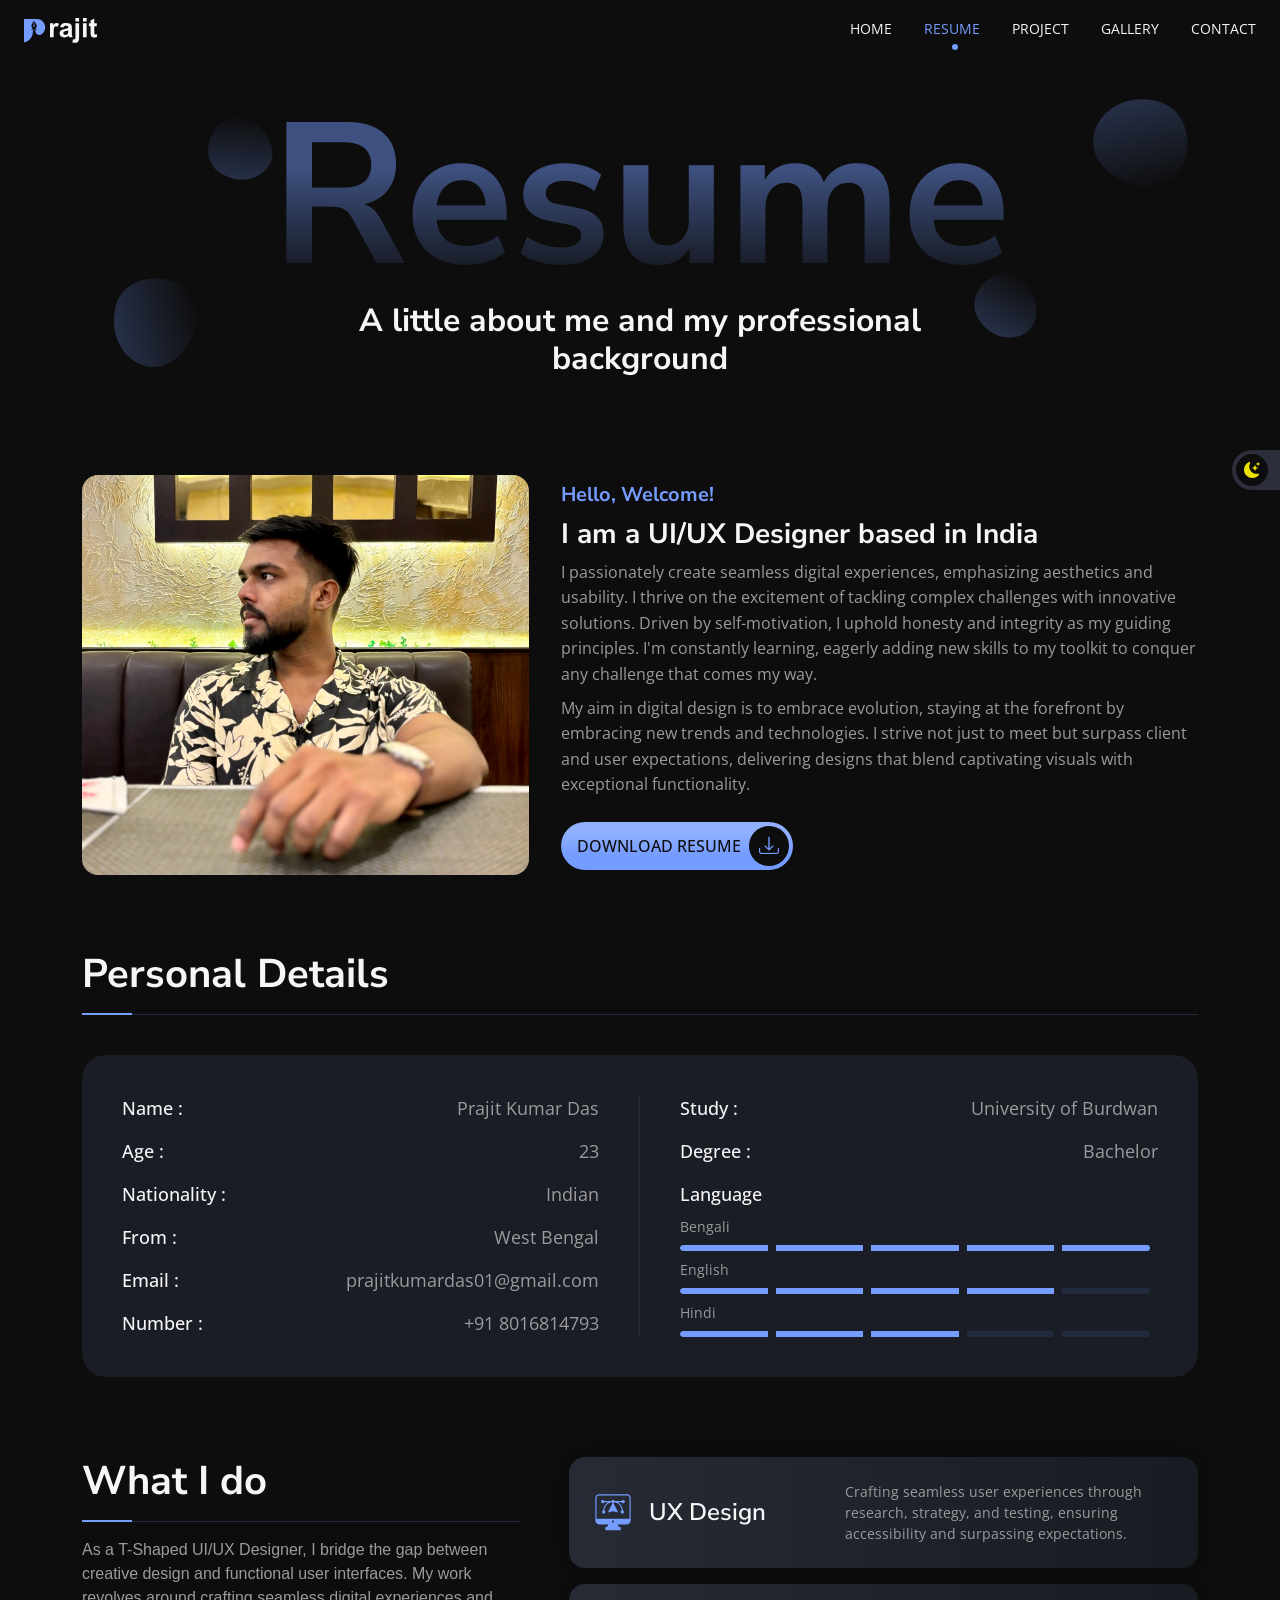
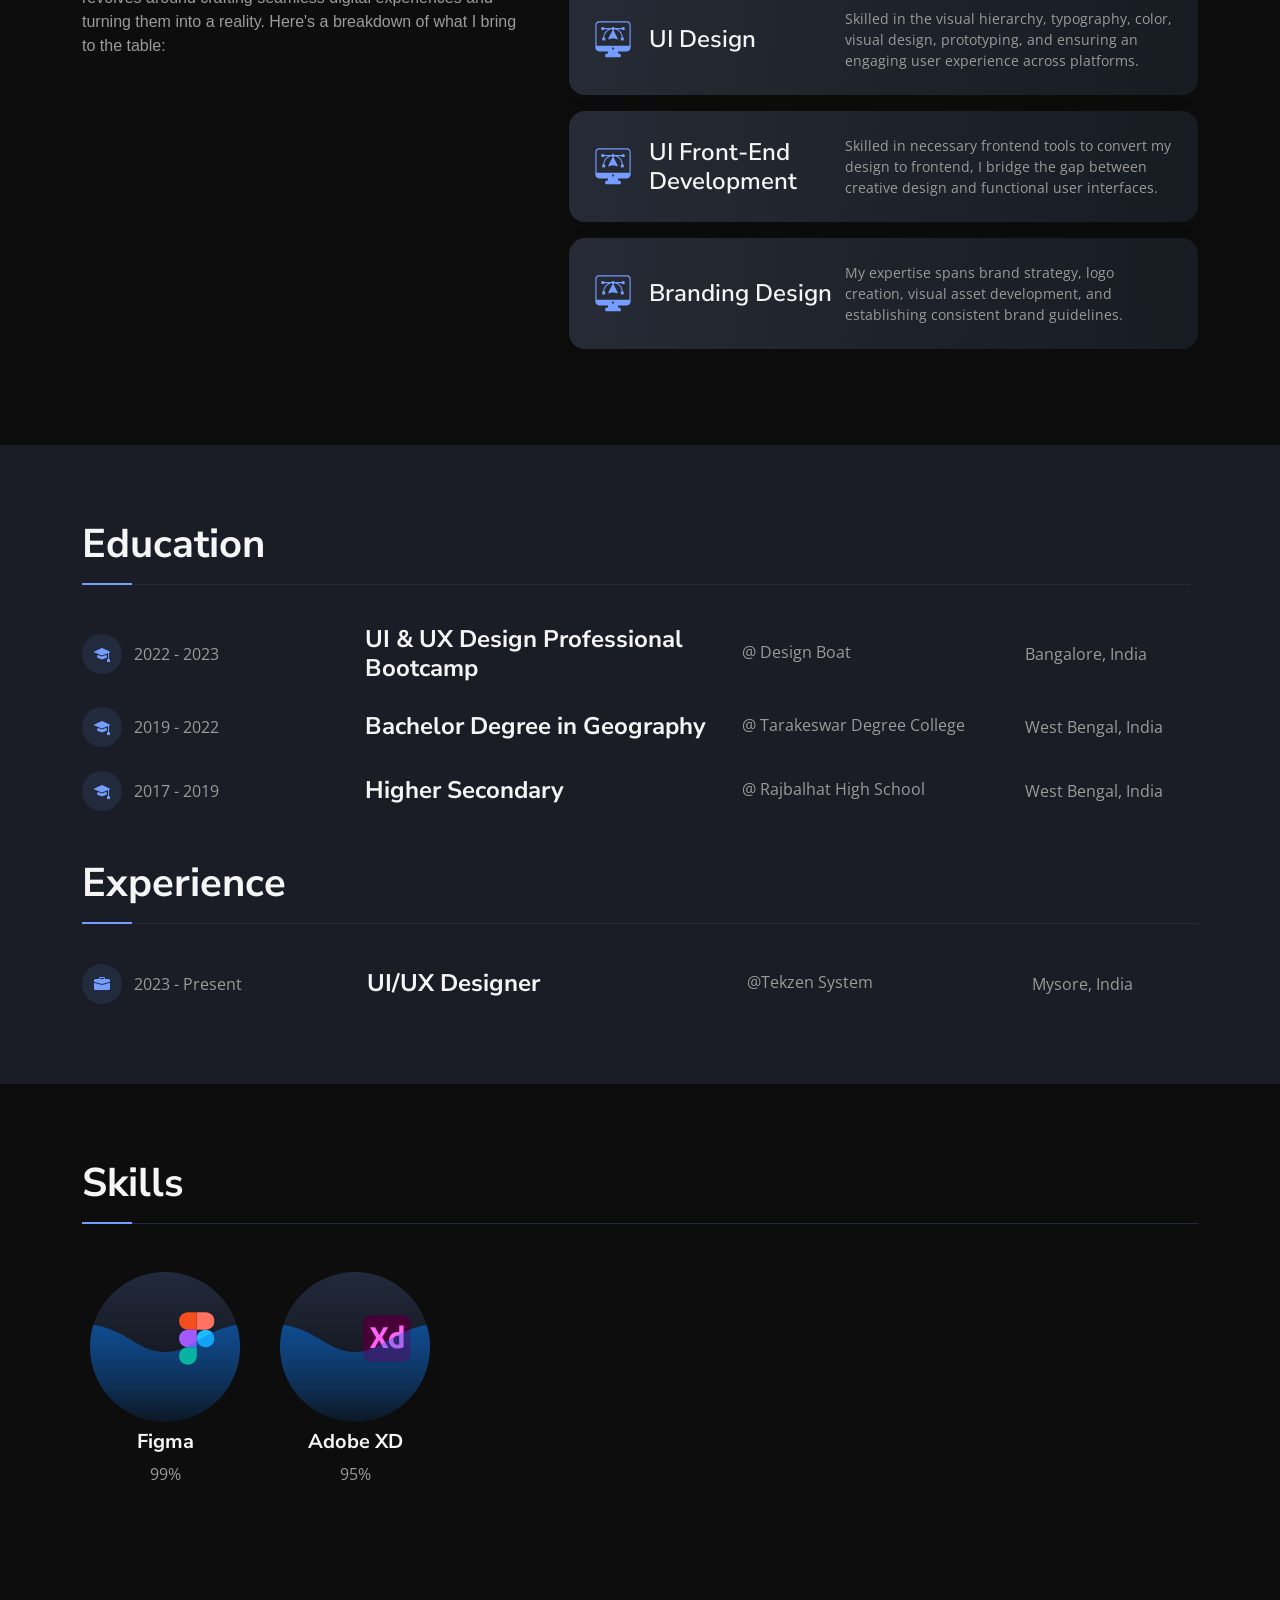
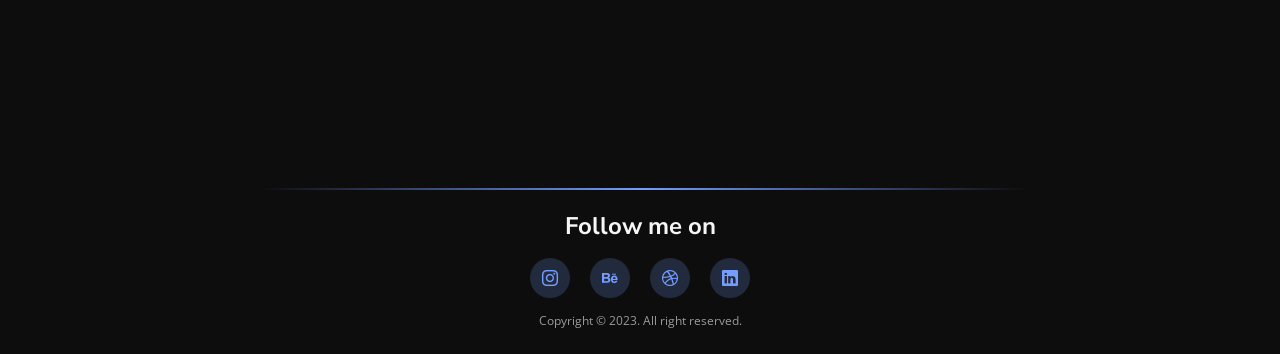
<file: resume.html>
<!doctype html>
<html lang="en">

<head>
    <!-- Required meta tags -->
    <meta charset="utf-8">
    <meta name="viewport" content="width=device-width, initial-scale=1">

    <!-- Bootstrap CSS -->
    <link href="https://cdn.jsdelivr.net/npm/bootstrap@5.0.2/dist/css/bootstrap.min.css" rel="stylesheet"
        integrity="sha384-EVSTQN3/azprG1Anm3QDgpJLIm9Nao0Yz1ztcQTwFspd3yD65VohhpuuCOmLASjC" crossorigin="anonymous">
    <link rel="stylesheet" href="https://cdn.jsdelivr.net/npm/bootstrap-icons@1.11.1/font/bootstrap-icons.css">
    <link rel="icon" href="Images/favicon_prajit.png" type="image/x-icon">
    <link href="https://cdn.jsdelivr.net/npm/bootstrap@5.3.0/dist/css/bootstrap.min.css" rel="stylesheet">

    <!-- Font CSS -->
    <link rel="preconnect" href="https://fonts.googleapis.com">
    <link rel="preconnect" href="https://fonts.gstatic.com" crossorigin>
    <link href="https://fonts.googleapis.com/css2?family=Nunito+Sans:opsz,wght@6..12,200;6..12,300;6..12,400;6..12,500;6..12,600;6..12,700;6..12,800;6..12,900;6..12,1000&family=Open+Sans:wght@300;400;500;600;700;800&display=swap" rel="stylesheet">


    <!-- Style CSS -->
    <link rel="stylesheet" href="css/index.css">
    <link rel="stylesheet" href="css/resume.css">
    <link rel="stylesheet" href="css/resume_responsive.css">
    <!-- <link rel="stylesheet" href="css/about.css"> -->
        <!-- Script File -->
    
    <title>Prajit</title>
</head>

<body>
    <div class="pre-loader" id="preLoader">
        <div class="loader" id="loader">
        </div>
        <div class="loading-text" id="loading-text">
        </div>

    </div>

    <!-- PROGRESS ICON STARTS HERE -->
    <div class="progress-wrap">
        <i class="bi bi-arrow-up"></i>
        <svg class="progress-circle svg-content" width="100%" height="100%" viewBox="-1 -1 102 102">
            <path d="M50,1 a49,49 0 0,1 0,98 a49,49 0 0,1 0,-98" />
        </svg>
    </div>
    <!-- PROGRESS ICON ENDS HERE -->

    <!-- NAVBAR STARTS HERE -->
    <nav class="navbar navbar-expand-lg" id="navbar">
        <div class="container-fluid navbar-link-holder">
            <a class="text-decoration-none" href="index.html">
                <h1 class="logo">
                    <svg viewBox="0 0 23 25" fill="none" xmlns="http://www.w3.org/2000/svg">
                        <path fill-rule="evenodd" clip-rule="evenodd" d="M19.501 2.48762C17.8689 0.896718 15.6811 0.00438978 13.4019 0L0 0V24.4876C2.1151 24.0824 4.07267 23.0879 5.64713 21.6186C7.2216 20.1492 8.34887 18.265 8.89905 16.1829C9.14845 15.2366 9.27646 14.2624 9.28 13.2838C9.27983 12.7741 9.24547 12.2651 9.17714 11.76H11.8781C11.8406 11.96 11.8176 12.1624 11.8095 12.3657C11.811 13.1125 12.0121 13.8452 12.3918 14.4882C12.7716 15.1312 13.3163 15.661 13.9695 16.0229C14.0041 16.0481 14.0411 16.0698 14.08 16.0876C14.6338 16.3983 15.2583 16.561 15.8933 16.56H16.0838C16.676 16.5584 17.2609 16.4284 17.7981 16.179C18.2187 15.9309 18.6187 15.6494 18.9943 15.3371C20.5161 14.0837 21.5567 12.3417 21.939 10.4076C22.0449 9.85515 22.0984 9.29394 22.099 8.73143C22.1046 7.56996 21.8776 6.41913 21.4314 5.34678C20.9852 4.27443 20.3288 3.30227 19.501 2.48762ZM13.5048 7.2381C12.8216 8.33088 12.3319 9.53324 12.0571 10.7924H9.00952C8.7235 9.50135 8.21427 8.27016 7.50476 7.15429L10.2133 1.59238V6.21333C9.98666 6.2802 9.79167 6.42651 9.66409 6.62544C9.53651 6.82437 9.48488 7.06262 9.51866 7.29652C9.55244 7.53042 9.66937 7.74432 9.84803 7.89902C10.0267 8.05373 10.2551 8.13888 10.4914 8.13888C10.7278 8.13888 10.9562 8.05373 11.1348 7.89902C11.3135 7.74432 11.4304 7.53042 11.4642 7.29652C11.498 7.06262 11.4463 6.82437 11.3188 6.62544C11.1912 6.42651 10.9962 6.2802 10.7695 6.21333H10.7886V1.6419L13.5048 7.2381ZM10.8381 7.13905C10.8389 7.20476 10.8201 7.2692 10.7841 7.32421C10.7481 7.37921 10.6967 7.42228 10.6362 7.44795C10.5757 7.47362 10.5089 7.48073 10.4444 7.46838C10.3798 7.45602 10.3204 7.42476 10.2737 7.37856C10.227 7.33237 10.195 7.27332 10.1819 7.20893C10.1688 7.14454 10.1751 7.0777 10.2001 7.01692C10.2251 6.95614 10.2676 6.90415 10.3221 6.86756C10.3767 6.83097 10.441 6.81143 10.5067 6.81143C10.5508 6.81191 10.5945 6.82122 10.635 6.83881C10.6755 6.8564 10.7121 6.88192 10.7427 6.91387C10.7732 6.94581 10.797 6.98354 10.8128 7.02482C10.8285 7.06611 10.8358 7.11013 10.8343 7.15429L10.8381 7.13905ZM7.48952 11.5124V11.021H13.5124V11.5124H7.48952Z" fill="#1149D7"/>
                    </svg>
    
                        <svg class="rajit" viewBox="0 0 49 26" fill="none" xmlns="http://www.w3.org/2000/svg">
                            <path d="M3.8235 19.9475H0V5.49714H3.55137V7.55176C4.15914 6.58114 4.70341 5.94162 5.18418 5.6332C5.67402 5.32478 6.22737 5.17057 6.84421 5.17057C7.71504 5.17057 8.55412 5.41096 9.36146 5.89173L8.17767 9.22539C7.53362 8.80812 6.93492 8.59948 6.38158 8.59948C5.84638 8.59948 5.39282 8.74915 5.0209 9.0485C4.64898 9.33878 4.35417 9.86944 4.13646 10.6405C3.92782 11.4115 3.8235 13.0262 3.8235 15.4845V19.9475Z" fill="black"/>
                            <path d="M13.8789 9.90573L10.4092 9.27982C10.7992 7.88286 11.4705 6.84874 12.423 6.17747C13.3755 5.50621 14.7906 5.17057 16.6683 5.17057C18.3737 5.17057 19.6436 5.37467 20.4782 5.78288C21.3127 6.18201 21.8978 6.69453 22.2335 7.32044C22.5782 7.93728 22.7505 9.07572 22.7505 10.7357L22.7097 15.1988C22.7097 16.4687 22.7687 17.4076 22.8866 18.0154C23.0136 18.6141 23.2449 19.2581 23.5805 19.9475H19.7979C19.6981 19.6935 19.5756 19.3171 19.4305 18.8182C19.367 18.5914 19.3216 18.4417 19.2944 18.3691C18.6413 19.0041 17.9428 19.4804 17.199 19.7979C16.4551 20.1153 15.6614 20.2741 14.8178 20.2741C13.3301 20.2741 12.1554 19.8704 11.2936 19.0631C10.4409 18.2558 10.0146 17.2352 10.0146 16.0016C10.0146 15.1852 10.2096 14.4595 10.5997 13.8245C10.9897 13.1804 11.534 12.6906 12.2325 12.3549C12.94 12.0102 13.956 11.7109 15.2804 11.4569C17.0674 11.1213 18.3056 10.8083 18.9951 10.518V10.137C18.9951 9.40228 18.8136 8.88069 18.4508 8.57227C18.0879 8.25477 17.4031 8.09603 16.3962 8.09603C15.7158 8.09603 15.1852 8.2321 14.8042 8.50423C14.4232 8.7673 14.1148 9.23446 13.8789 9.90573ZM18.9951 13.0081C18.5052 13.1714 17.7296 13.3664 16.6683 13.5932C15.607 13.8199 14.913 14.0422 14.5865 14.2599C14.0875 14.6137 13.8381 15.0627 13.8381 15.607C13.8381 16.1422 14.0377 16.6048 14.4368 16.9949C14.8359 17.3849 15.3439 17.5799 15.9607 17.5799C16.6502 17.5799 17.3078 17.3532 17.9337 16.8996C18.3964 16.5549 18.7002 16.1331 18.8454 15.6342C18.9452 15.3076 18.9951 14.6862 18.9951 13.7701V13.0081Z" fill="black"/>
                            <path d="M26.4516 3.53776V0H30.2751V3.53776H26.4516ZM30.2751 5.49714V19.4985C30.2751 21.34 30.1526 22.6371 29.9077 23.39C29.6718 24.152 29.2092 24.7462 28.5198 25.1725C27.8395 25.5989 26.9686 25.812 25.9073 25.812C25.5263 25.812 25.1136 25.7758 24.6691 25.7032C24.2337 25.6397 23.762 25.5399 23.254 25.4038L23.9207 22.1382C24.1021 22.1745 24.2745 22.2017 24.4378 22.2199C24.592 22.2471 24.7371 22.2607 24.8732 22.2607C25.2632 22.2607 25.5807 22.1745 25.8257 22.0021C26.0796 21.8389 26.2475 21.6393 26.3291 21.4035C26.4107 21.1676 26.4516 20.46 26.4516 19.2808V5.49714H30.2751Z" fill="black"/>
                            <path d="M34.2891 3.53776V0H38.1126V3.53776H34.2891ZM34.2891 19.9475V5.49714H38.1126V19.9475H34.2891Z" fill="black"/>
                            <path d="M48.6714 5.49714V8.54505H46.0589V14.3687C46.0589 15.548 46.0816 16.2374 46.127 16.437C46.1814 16.6275 46.2948 16.7862 46.4671 16.9132C46.6485 17.0402 46.8663 17.1037 47.1202 17.1037C47.474 17.1037 47.9865 16.9813 48.6578 16.7363L48.9844 19.7026C48.0954 20.0836 47.0885 20.2741 45.9637 20.2741C45.2743 20.2741 44.6529 20.1607 44.0995 19.9339C43.5462 19.6981 43.138 19.3987 42.8749 19.0359C42.6209 18.664 42.4441 18.165 42.3443 17.5391C42.2626 17.0946 42.2218 16.1966 42.2218 14.845V8.54505H40.4665V5.49714H42.2218V2.62611L46.0589 0.394596V5.49714H48.6714Z" fill="black"/>
                        </svg>
                </h1>

            </a>
          

                      <div class="d-flex align-items-center justify-content-center conatainer-for-toogle-switch"> <!-- Container for menu icon and toggle button -->
                
                <label aria-label="switch" class="switch" for="toggleSwitch">
                    <input type="checkbox" id="toggleSwitch">
                    <span class="slider"></span>
                </label>

                <button aria-label="toogle-button" class="navbar-toggler navbar-toogle-mobile" id="navbar-toggler" >
                    <i class="hamburger bi bi-list"></i>
                    <span class="cross bi bi-x" style="display: none;"></span>
                </button>
            </div>

            <div class="collapse navbar-collapse d-none d-lg-block" id="navbarSupportedContent">
                <ul class="navbar-nav me-auto mb-2 mb-lg-0 menu-items" id="menu">
                    <li class="nav-item">
                        <a class="nav-link" href="#" data-target="home">Home</a>
                    </li>
                 
                    <li class="nav-item">
                        <a class="nav-link selected active" href="#" data-target="resume">Resume</a>
                    </li>
                    <li class="nav-item">
                        <a class="nav-link" href="#" data-target="portfolio">Project</a>
                    </li>
                    <li class="nav-item">
                        <a class="nav-link" href="#" data-target="about">Gallery</a>
                    </li>
                    <li class="nav-item">
                        <a class="nav-link" href="#" data-target="contact">Contact</a>
                    </li>
                </ul>
            </div>


            <div class="overlay-for-mobile d-xl-none">
                <!-- Content that appears when the button is clicked -->
                <div class="mobile-menu-container">
                    <ul class="mb-2 mb-lg-0" id="menu">
                        <li class="nav-item">
                            <a class="nav-link link-for-mobile " href="index.html" data-target="home">Home<i class="bi bi-box-arrow-up-right mx-2"></i></a>
                        </li>
                        <li class="nav-item">
                            <a class="nav-link link-for-mobile selected" href="resume.html" data-target="resume">Resume<i class="bi bi-box-arrow-up-right mx-2"></i></a>
                        </li>
                        <li class="nav-item">
                            <a class="nav-link link-for-mobile" href="portfolio.html" data-target="portfolio">Project<i class="bi bi-box-arrow-up-right mx-2"></i></a>
                        </li>
                        <li class="nav-item">
                            <a class="nav-link link-for-mobile " href="about.html" data-target="about">Gallery<i class="bi bi-box-arrow-up-right mx-2"></i></a>
                        </li>
                        <li class="nav-item">
                            <a class="nav-link link-for-mobile" href="contact.html" data-target="contact">Contact<i class="bi bi-box-arrow-up-right mx-2"></i></a>
                        </li>
                    </ul>
                </div>
                <div class="d-flex flex-row align-items-center justify-content-center mt-2 overflow-hidden social-icon-in-menu">
                    <a aria-label="instagram" href="https://www.instagram.com/iam_prajit/" class="social-icon bottom-to-top" target="_blank"><i
                            class="bi bi-instagram"></i></a>
                    <a aria-label="behance" href="https://www.behance.net/pradas3" class="social-icon bottom-to-top" target="_blank"><i
                            class="bi bi-behance"></i></a>
                    <a aria-label="dribbble" href="https://dribbble.com/PrajitO1" class="social-icon bottom-to-top" target="_blank"><i
                            class="bi bi-dribbble"></i></a>
                    <a aria-label="linkedin" href="https://www.linkedin.com/in/prajit-das-1b75881a2/" class="social-icon bottom-to-top" target="_blank"><i
                            class="bi bi-linkedin"></i></a>
                </div>
            </div>

        </div>
    </nav>
    <!-- NAVBAR ENDS HERE -->

    <!-- RESUME HERO SECTION STARTS HERE -->
    <div class="container-for-hero-section-in-resume-page d-flex flex-column justify-content-center reveal-curve-left">
        <div class="container hero-section-text">
            <h1 class="gallery-text">Resume</h1>
            <h1 class="a-bit-about-me-text bottom-to-top overflow-hidden">A little about me and my professional background</h1>

            <svg class="svg1" xmlns="http://www.w3.org/2000/svg" viewBox="0 0 67 63">
                <path fill-rule="evenodd" clip-rule="evenodd" d="M37.6687 1.59326C55.1304 7.11965 70.7244 22.0686 65.2235 39.4498C59.2896 58.1992 37.9884 66.0613 19.1521 60.0999C2.71175 54.8967 -3.04411 35.8477 2.13506 19.4831C6.81182 4.70596 22.8231 -3.10516 37.6687 1.59326Z" fill="url(#paint0_linear_576_959)"/>
                <defs>
                <linearGradient id="paint0_linear_576_959" x1="51.7323" y1="93.9757" x2="26.4603" y2="-2.58406" gradientUnits="userSpaceOnUse">
                <stop offset="0.0001" stop-color="#759CFF" stop-opacity="0.37"/>
                <stop offset="1" stop-color="#759CFF" stop-opacity="0"/>
                </linearGradient>
                </defs>
            </svg>

            <svg class="svg2" xmlns="http://www.w3.org/2000/svg" viewBox="0 0 67 63">
                <path fill-rule="evenodd" clip-rule="evenodd" d="M37.6687 1.59326C55.1304 7.11965 70.7244 22.0686 65.2235 39.4498C59.2896 58.1992 37.9884 66.0613 19.1521 60.0999C2.71175 54.8967 -3.04411 35.8477 2.13506 19.4831C6.81182 4.70596 22.8231 -3.10516 37.6687 1.59326Z" fill="url(#paint0_linear_576_959)"/>
                <defs>
                <linearGradient id="paint0_linear_576_959" x1="51.7323" y1="93.9757" x2="26.4603" y2="-2.58406" gradientUnits="userSpaceOnUse">
                <stop offset="0.0001" stop-color="#759CFF" stop-opacity="0.37"/>
                <stop offset="1" stop-color="#759CFF" stop-opacity="0"/>
                </linearGradient>
                </defs>
            </svg>

            <svg class="svg3" xmlns="http://www.w3.org/2000/svg" viewBox="0 0 67 63">
                <path fill-rule="evenodd" clip-rule="evenodd" d="M37.6687 1.59326C55.1304 7.11965 70.7244 22.0686 65.2235 39.4498C59.2896 58.1992 37.9884 66.0613 19.1521 60.0999C2.71175 54.8967 -3.04411 35.8477 2.13506 19.4831C6.81182 4.70596 22.8231 -3.10516 37.6687 1.59326Z" fill="url(#paint0_linear_576_959)"/>
                <defs>
                <linearGradient id="paint0_linear_576_959" x1="51.7323" y1="93.9757" x2="26.4603" y2="-2.58406" gradientUnits="userSpaceOnUse">
                <stop offset="0.0001" stop-color="#759CFF" stop-opacity="0.37"/>
                <stop offset="1" stop-color="#759CFF" stop-opacity="0"/>
                </linearGradient>
                </defs>
            </svg>
            <svg class="svg4" xmlns="http://www.w3.org/2000/svg" viewBox="0 0 67 63">
                <path fill-rule="evenodd" clip-rule="evenodd" d="M37.6687 1.59326C55.1304 7.11965 70.7244 22.0686 65.2235 39.4498C59.2896 58.1992 37.9884 66.0613 19.1521 60.0999C2.71175 54.8967 -3.04411 35.8477 2.13506 19.4831C6.81182 4.70596 22.8231 -3.10516 37.6687 1.59326Z" fill="url(#paint0_linear_576_959)"/>
                <defs>
                <linearGradient id="paint0_linear_576_959" x1="51.7323" y1="93.9757" x2="26.4603" y2="-2.58406" gradientUnits="userSpaceOnUse">
                <stop offset="0.0001" stop-color="#759CFF" stop-opacity="0.37"/>
                <stop offset="1" stop-color="#759CFF" stop-opacity="0"/>
                </linearGradient>
                </defs>
            </svg>

        </div>
    </div>
    <!-- RESUME HERO SECTION ENDS HERE -->

    <!-- ABOUT ME SECTION STARTS HERE -->
    <div class="container-for-personal-content-in-about-page">
            <div class="container">
                <div class="row">
                    <div
                        class="col-lg-5 d-flex justify-content-center align-items-start flex-column image-container-in-about reveal-curve-left">
                        <img  src="Images/profile_pic.webp" class="about-section-image" alt="">
                    </div>
                 
                    <div class="col-lg-7  text-container-in-about">
                        <p class="hello-text">Hello, Welcome!</p>
                        <h2 class="i-am-passionate-designer-text bottom-to-top overflow-hidden">I am a UI/UX Designer 
                            based in India </h2>
                        <p class="m-0 pb-2 para-in-about-me bottom-to-top overflow-hidden">I passionately create seamless digital experiences, emphasizing aesthetics and usability.  I thrive on the excitement of tackling complex challenges with innovative solutions. Driven by self-motivation, I uphold honesty and integrity as my guiding principles. I'm constantly learning, eagerly adding new skills to my toolkit to conquer any challenge that comes my way.
                        </p>
                        <p class="para-in-about-me bottom-to-top overflow-hidden m-0">My aim in digital design is to embrace evolution, staying at the forefront by embracing new trends and technologies. I strive not just to meet but surpass client and user expectations, delivering designs that blend captivating visuals with exceptional functionality.</p>

                            <div class="download-resume-button-container bottom-to-top overflow-hidden">
                                <a target="_blank" href="Images/Resume_Prajit_UI_UX_Designer.pdf" download="Resume_Prajit_UI_UX_Designer.pdf"
                                    class="primary-button"> Download Resume
                                    <span class="icon">
                                        <i class="bi bi-download"></i>
                                        <i class="bi bi-download"></i>
                                    </span>
                               
                                </a>
                        </div>
    
                    </div>
                </div>
            </div>
    </div>
    <!-- ABOUT ME SECTION ENDS HERE -->

    <!-- PERSONAL DETAILS SECTION STARTS HERE -->
    <div class="personal-section">
        
            <div class="container">
                <h1 class="personal-details-heading-text">Personal Details</h1>
                <div class="parent-container-for-personal-details">
                
                    <div class="row ">
                        <div class="col-lg-6 left-side-conatiner-for-details">
                            <div class="d-flex flex-row justify-content-between w-100 pb-3">
                                <p class="name-of-details"> Name :</p>
                                <p class="value-of-details">Prajit Kumar Das</p>
                            </div>
                            <div class="d-flex flex-row justify-content-between w-100 pb-3">
                                <p class="name-of-details">Age :</p>
                                <p class="value-of-details">23</p>
                            </div>
                            <div class="d-flex flex-row justify-content-between w-100 pb-3">
                                <p class="name-of-details">Nationality :</p>
                                <p class="value-of-details">Indian</p>
                            </div>
                            <div class="d-flex flex-row justify-content-between w-100 pb-3">
                                <p class="name-of-details">From :</p>
                                <p class="value-of-details">West Bengal</p>
                            </div>
                            <div class="d-flex flex-row justify-content-between w-100 pb-3">
                                <p class="name-of-details">Email :</p>
                                <p class="value-of-details">prajitkumardas01@gmail.com</p>
                            </div>
                            <div class="d-flex flex-row justify-content-between w-100">
                                <p class="name-of-details">Number :</p>
                                <p class="value-of-details">+91 8016814793</p>
                            </div>
                        </div>
                        <div class="col-lg-6 right-side-conatiner-for-details">
                            <div class="d-flex flex-row justify-content-between w-100 pb-3">
                                <p class="name-of-details">Study :</p>
                                <p class="value-of-details">University of Burdwan</p>
                            </div>
                            <div class="d-flex flex-row justify-content-between w-100 pb-3">
                                <p class="name-of-details">Degree :</p>
                                <p class="value-of-details">Bachelor</p>
                            </div>
                            <div class="w-100">
                                <p class="name-of-details pb-2">Language</p>
                                <div>
                                    <p class="bengali">Bengali</p>
                                    <div class="bengali-language-skill-container">
                                        <span></span>
                                        <span></span>
                                        <span></span>
                                        <span></span>
                                        <span></span>
                                    </div>
    
                                </div>
    
                                <div class="pt-2">
                                    <p class="english">English</p>
                                    <div class="english-language-skill-container">
                                        <span></span>
                                        <span></span>
                                        <span></span>
                                        <span></span>
                                        <span></span>
                                    </div>
    
                                </div>
    
                                <div class="pt-2">
                                    <p class="hindi">Hindi</p>
                                    <div class="hindi-language-skill-container">
                                        <span></span>
                                        <span></span>
                                        <span></span>
                                        <span></span>
                                        <span></span>
                                    </div>
    
                                </div>
                            </div>
    
                        </div>
    
                    </div>
    
                </div>
            </div>
    
    </div>
    <!-- PERSONAL DETAILS SECTION ENDS HERE -->

    <!-- WHAT I DO SECTION STARTS HERE -->
 
        <div class="parent-container-for-what-i-do-section">
            <div class="container">
                <div class="row">
                    <div class="col-lg-5 what-i-do-parent-container-for-text">
                        <div class=" sticky-container">
                            <h1 class="what-i-do">What I do</h1>
                            <p class="what-i-do-para bottom-to-top overflow-hidden">As a T-Shaped  UI/UX Designer, I bridge the gap between creative design and functional user interfaces. My work revolves around crafting seamless digital experiences and turning them into a reality. Here's a breakdown of what I bring to the table:</p>
                        </div>


                    </div>
                    <div class="col-lg-7 what-i-do-parent-container-for-service">
                        <div class="row d-flex flex-column">


                            <div class="col-lg-12 parent-container-for-what-i-do-card reveal">
                                
                                <div class="container-for-what-i-do-card"  id="containerForHoverEffect">
                                    <div class="row">
                                        <div class="col-lg-5 d-flex flex-row align-items-center icon-and-name">
                                            <svg viewBox="0 0 72 73" fill="none" xmlns="http://www.w3.org/2000/svg">
                                                <g id="Frame">
                                                <g id="Group">
                                                <path id="Vector" d="M60.8764 58.3244C64.6821 58.3244 67.7781 55.2387 67.7781 51.433V10.5679C67.7781 6.99872 64.8775 4.09814 61.3084 4.09814H10.6924C7.12323 4.09814 4.22266 6.99872 4.22266 10.5679V51.433C4.22266 55.2387 7.31866 58.3244 11.1244 58.3244H26.9078V62.2813H25.0564C24.2434 62.28 23.4631 62.6016 22.8871 63.1754C22.3112 63.7492 21.9867 64.5283 21.9851 65.3413V67.6474C21.9851 68.3376 22.5487 68.9023 23.2389 68.9023H48.768C49.4582 68.9023 50.0229 68.3376 50.0229 67.6474V65.3413C50.0221 64.9387 49.942 64.5401 49.7871 64.1684C49.6323 63.7967 49.4058 63.4592 49.1205 63.175C48.8352 62.8909 48.4967 62.6657 48.1244 62.5124C47.7521 62.359 47.3532 62.2805 46.9505 62.2813H45.0919V58.3244H60.8764ZM36.0055 54.9816C35.0284 54.9816 34.2364 54.1999 34.2364 53.2227C34.2364 52.2353 35.0284 51.4433 36.0055 51.4433C36.9724 51.4433 37.7644 52.2353 37.7644 53.2227C37.7644 54.1999 36.9724 54.9816 36.0055 54.9816ZM6.2798 48.1313V10.5679C6.2798 8.14043 8.26494 6.15529 10.6924 6.15529H61.3084C63.7358 6.15529 65.7209 8.14043 65.7209 10.5679V48.1313H6.2798Z" fill="#F3F3F3"/>
                                                <path id="Vector" d="M54.447 14.281C53.1613 14.281 52.0813 15.0833 51.6596 16.225H39.0493C38.6276 15.0833 37.5373 14.281 36.2619 14.281C34.9864 14.281 33.9064 15.0833 33.4847 16.225H20.3396C20.0997 15.5702 19.6367 15.0209 19.0319 14.6736C18.4272 14.3264 17.7195 14.2033 17.033 14.3261C16.3466 14.4489 15.7254 14.8097 15.2786 15.3451C14.8317 15.8805 14.5879 16.5562 14.5899 17.2535C14.5899 18.0392 14.902 18.7927 15.4575 19.3482C16.013 19.9037 16.7665 20.2158 17.5521 20.2158C18.8379 20.2158 19.9179 19.4135 20.3396 18.2821H27.7041C22.3247 21.1313 18.5807 26.6753 18.2721 33.1141H17.6139C17.0276 33.1141 16.5441 33.5873 16.5441 34.1838V37.5164C16.5441 38.1027 17.0276 38.5861 17.6139 38.5861H20.9567C21.543 38.5861 22.0264 38.1027 22.0264 37.5164V34.1838C22.0264 33.5873 21.543 33.1141 20.9567 33.1141H20.3293C20.7304 25.6775 26.3464 19.5987 33.5567 18.4775C33.8756 19.1564 34.4207 19.6913 35.1098 19.9895C35.0996 20.0101 35.0893 20.0204 35.079 20.041L27.4984 35.2021C27.3236 35.5621 27.3647 36.0044 27.6321 36.313C27.8893 36.6318 28.311 36.7655 28.7019 36.6524L36.0047 34.5747L43.2973 36.6524C43.7797 36.7604 44.1356 36.6061 44.367 36.313C44.6344 36.0044 44.6859 35.5621 44.5007 35.2021L36.9613 20.1233C37.8253 19.9278 38.5453 19.3415 38.9259 18.5598C45.9099 19.8867 51.2687 25.8421 51.6596 33.1141H51.0424C50.4561 33.1141 49.9727 33.5873 49.9727 34.1838V37.5164C49.9727 38.1027 50.4561 38.5861 51.0424 38.5861H54.3853C54.9716 38.5861 55.455 38.1027 55.455 37.5164V34.1838C55.455 33.5873 54.9716 33.1141 54.3853 33.1141H53.7167C53.4081 26.6753 49.6641 21.1313 44.2847 18.2821H51.6596C52.0813 19.4135 53.1613 20.2158 54.447 20.2158C54.836 20.2158 55.2212 20.1392 55.5806 19.9903C55.94 19.8415 56.2666 19.6233 56.5416 19.3482C56.8167 19.0731 57.0349 18.7466 57.1838 18.3872C57.3327 18.0278 57.4093 17.6426 57.4093 17.2535C57.4093 15.6078 56.0824 14.281 54.447 14.281Z" fill="#F3F3F3"/>
                                                </g>
                                                </g>
                                            </svg>
                                            <h4 class="ui-sedign-text">UX Design</h4>
                                        </div>
                                        <div class="col-lg-7">
                                            <p class="m-0 ux-design-text">Crafting seamless user experiences through research, strategy, and testing, ensuring accessibility and surpassing expectations.</p>
                                        </div>
                                    </div>

                                </div>
                            </div>

                            <div class="col-lg-12 parent-container-for-what-i-do-card reveal">
                                
                                <div class="container-for-what-i-do-card reveal">
                                    <div class="row">
                                        <div class="col-lg-5 d-flex flex-row align-items-center icon-and-name">
                                            <svg viewBox="0 0 72 73" fill="none" xmlns="http://www.w3.org/2000/svg">
                                                <g id="Frame">
                                                <g id="Group">
                                                <path id="Vector" d="M60.8764 58.3244C64.6821 58.3244 67.7781 55.2387 67.7781 51.433V10.5679C67.7781 6.99872 64.8775 4.09814 61.3084 4.09814H10.6924C7.12323 4.09814 4.22266 6.99872 4.22266 10.5679V51.433C4.22266 55.2387 7.31866 58.3244 11.1244 58.3244H26.9078V62.2813H25.0564C24.2434 62.28 23.4631 62.6016 22.8871 63.1754C22.3112 63.7492 21.9867 64.5283 21.9851 65.3413V67.6474C21.9851 68.3376 22.5487 68.9023 23.2389 68.9023H48.768C49.4582 68.9023 50.0229 68.3376 50.0229 67.6474V65.3413C50.0221 64.9387 49.942 64.5401 49.7871 64.1684C49.6323 63.7967 49.4058 63.4592 49.1205 63.175C48.8352 62.8909 48.4967 62.6657 48.1244 62.5124C47.7521 62.359 47.3532 62.2805 46.9505 62.2813H45.0919V58.3244H60.8764ZM36.0055 54.9816C35.0284 54.9816 34.2364 54.1999 34.2364 53.2227C34.2364 52.2353 35.0284 51.4433 36.0055 51.4433C36.9724 51.4433 37.7644 52.2353 37.7644 53.2227C37.7644 54.1999 36.9724 54.9816 36.0055 54.9816ZM6.2798 48.1313V10.5679C6.2798 8.14043 8.26494 6.15529 10.6924 6.15529H61.3084C63.7358 6.15529 65.7209 8.14043 65.7209 10.5679V48.1313H6.2798Z" fill="#F3F3F3"/>
                                                <path id="Vector" d="M54.447 14.281C53.1613 14.281 52.0813 15.0833 51.6596 16.225H39.0493C38.6276 15.0833 37.5373 14.281 36.2619 14.281C34.9864 14.281 33.9064 15.0833 33.4847 16.225H20.3396C20.0997 15.5702 19.6367 15.0209 19.0319 14.6736C18.4272 14.3264 17.7195 14.2033 17.033 14.3261C16.3466 14.4489 15.7254 14.8097 15.2786 15.3451C14.8317 15.8805 14.5879 16.5562 14.5899 17.2535C14.5899 18.0392 14.902 18.7927 15.4575 19.3482C16.013 19.9037 16.7665 20.2158 17.5521 20.2158C18.8379 20.2158 19.9179 19.4135 20.3396 18.2821H27.7041C22.3247 21.1313 18.5807 26.6753 18.2721 33.1141H17.6139C17.0276 33.1141 16.5441 33.5873 16.5441 34.1838V37.5164C16.5441 38.1027 17.0276 38.5861 17.6139 38.5861H20.9567C21.543 38.5861 22.0264 38.1027 22.0264 37.5164V34.1838C22.0264 33.5873 21.543 33.1141 20.9567 33.1141H20.3293C20.7304 25.6775 26.3464 19.5987 33.5567 18.4775C33.8756 19.1564 34.4207 19.6913 35.1098 19.9895C35.0996 20.0101 35.0893 20.0204 35.079 20.041L27.4984 35.2021C27.3236 35.5621 27.3647 36.0044 27.6321 36.313C27.8893 36.6318 28.311 36.7655 28.7019 36.6524L36.0047 34.5747L43.2973 36.6524C43.7797 36.7604 44.1356 36.6061 44.367 36.313C44.6344 36.0044 44.6859 35.5621 44.5007 35.2021L36.9613 20.1233C37.8253 19.9278 38.5453 19.3415 38.9259 18.5598C45.9099 19.8867 51.2687 25.8421 51.6596 33.1141H51.0424C50.4561 33.1141 49.9727 33.5873 49.9727 34.1838V37.5164C49.9727 38.1027 50.4561 38.5861 51.0424 38.5861H54.3853C54.9716 38.5861 55.455 38.1027 55.455 37.5164V34.1838C55.455 33.5873 54.9716 33.1141 54.3853 33.1141H53.7167C53.4081 26.6753 49.6641 21.1313 44.2847 18.2821H51.6596C52.0813 19.4135 53.1613 20.2158 54.447 20.2158C54.836 20.2158 55.2212 20.1392 55.5806 19.9903C55.94 19.8415 56.2666 19.6233 56.5416 19.3482C56.8167 19.0731 57.0349 18.7466 57.1838 18.3872C57.3327 18.0278 57.4093 17.6426 57.4093 17.2535C57.4093 15.6078 56.0824 14.281 54.447 14.281Z" fill="#F3F3F3"/>
                                                </g>
                                                </g>
                                            </svg>
                                            <h4 class="ui-sedign-text">UI Design</h4>
                                        </div>
                                        <div class="col-lg-7">
                                        <p class="m-0 ux-design-text">Skilled in the visual hierarchy, typography, color, visual design, prototyping, and ensuring an engaging user experience across platforms.</p>
                                            
                                        </div>
                                    </div>

                                </div>
                            </div>

                            <div class="col-lg-12 parent-container-for-what-i-do-card reveal">
                                
                                <div class="container-for-what-i-do-card"  id="containerForHoverEffect"> 
                                    <div class="row">
                                        <div class="col-lg-5 d-flex flex-row align-items-center icon-and-name">
                                            <div>
                                                <svg viewBox="0 0 72 73" fill="none" xmlns="http://www.w3.org/2000/svg">
                                                    <g id="Frame">
                                                    <g id="Group">
                                                    <path id="Vector" d="M60.8764 58.3244C64.6821 58.3244 67.7781 55.2387 67.7781 51.433V10.5679C67.7781 6.99872 64.8775 4.09814 61.3084 4.09814H10.6924C7.12323 4.09814 4.22266 6.99872 4.22266 10.5679V51.433C4.22266 55.2387 7.31866 58.3244 11.1244 58.3244H26.9078V62.2813H25.0564C24.2434 62.28 23.4631 62.6016 22.8871 63.1754C22.3112 63.7492 21.9867 64.5283 21.9851 65.3413V67.6474C21.9851 68.3376 22.5487 68.9023 23.2389 68.9023H48.768C49.4582 68.9023 50.0229 68.3376 50.0229 67.6474V65.3413C50.0221 64.9387 49.942 64.5401 49.7871 64.1684C49.6323 63.7967 49.4058 63.4592 49.1205 63.175C48.8352 62.8909 48.4967 62.6657 48.1244 62.5124C47.7521 62.359 47.3532 62.2805 46.9505 62.2813H45.0919V58.3244H60.8764ZM36.0055 54.9816C35.0284 54.9816 34.2364 54.1999 34.2364 53.2227C34.2364 52.2353 35.0284 51.4433 36.0055 51.4433C36.9724 51.4433 37.7644 52.2353 37.7644 53.2227C37.7644 54.1999 36.9724 54.9816 36.0055 54.9816ZM6.2798 48.1313V10.5679C6.2798 8.14043 8.26494 6.15529 10.6924 6.15529H61.3084C63.7358 6.15529 65.7209 8.14043 65.7209 10.5679V48.1313H6.2798Z" fill="#F3F3F3"/>
                                                    <path id="Vector" d="M54.447 14.281C53.1613 14.281 52.0813 15.0833 51.6596 16.225H39.0493C38.6276 15.0833 37.5373 14.281 36.2619 14.281C34.9864 14.281 33.9064 15.0833 33.4847 16.225H20.3396C20.0997 15.5702 19.6367 15.0209 19.0319 14.6736C18.4272 14.3264 17.7195 14.2033 17.033 14.3261C16.3466 14.4489 15.7254 14.8097 15.2786 15.3451C14.8317 15.8805 14.5879 16.5562 14.5899 17.2535C14.5899 18.0392 14.902 18.7927 15.4575 19.3482C16.013 19.9037 16.7665 20.2158 17.5521 20.2158C18.8379 20.2158 19.9179 19.4135 20.3396 18.2821H27.7041C22.3247 21.1313 18.5807 26.6753 18.2721 33.1141H17.6139C17.0276 33.1141 16.5441 33.5873 16.5441 34.1838V37.5164C16.5441 38.1027 17.0276 38.5861 17.6139 38.5861H20.9567C21.543 38.5861 22.0264 38.1027 22.0264 37.5164V34.1838C22.0264 33.5873 21.543 33.1141 20.9567 33.1141H20.3293C20.7304 25.6775 26.3464 19.5987 33.5567 18.4775C33.8756 19.1564 34.4207 19.6913 35.1098 19.9895C35.0996 20.0101 35.0893 20.0204 35.079 20.041L27.4984 35.2021C27.3236 35.5621 27.3647 36.0044 27.6321 36.313C27.8893 36.6318 28.311 36.7655 28.7019 36.6524L36.0047 34.5747L43.2973 36.6524C43.7797 36.7604 44.1356 36.6061 44.367 36.313C44.6344 36.0044 44.6859 35.5621 44.5007 35.2021L36.9613 20.1233C37.8253 19.9278 38.5453 19.3415 38.9259 18.5598C45.9099 19.8867 51.2687 25.8421 51.6596 33.1141H51.0424C50.4561 33.1141 49.9727 33.5873 49.9727 34.1838V37.5164C49.9727 38.1027 50.4561 38.5861 51.0424 38.5861H54.3853C54.9716 38.5861 55.455 38.1027 55.455 37.5164V34.1838C55.455 33.5873 54.9716 33.1141 54.3853 33.1141H53.7167C53.4081 26.6753 49.6641 21.1313 44.2847 18.2821H51.6596C52.0813 19.4135 53.1613 20.2158 54.447 20.2158C54.836 20.2158 55.2212 20.1392 55.5806 19.9903C55.94 19.8415 56.2666 19.6233 56.5416 19.3482C56.8167 19.0731 57.0349 18.7466 57.1838 18.3872C57.3327 18.0278 57.4093 17.6426 57.4093 17.2535C57.4093 15.6078 56.0824 14.281 54.447 14.281Z" fill="#F3F3F3"/>
                                                    </g>
                                                    </g>
                                                </svg>

                                            </div>
                                  
                                            <h4 class="ui-sedign-text">UI Front-End<br>Development</h4>
                                        </div>
                                        <div class="col-lg-7">
                                            <p class="m-0 ux-design-text">Skilled in necessary frontend tools to convert my design to frontend, I bridge the gap between creative design and functional user interfaces. </p>
                                            
                                        </div>
                                    </div>

                                </div>
                            </div>

                            <div class="col-lg-12 parent-container-for-what-i-do-card reveal">
                                
                                <div class="container-for-what-i-do-card"  id="containerForHoverEffect">
                                    <div class="row">
                                        <div class="col-lg-5 d-flex flex-row align-items-center icon-and-name">
                                            <div>
                                                <svg viewBox="0 0 72 73" fill="none" xmlns="http://www.w3.org/2000/svg">
                                                    <g id="Frame">
                                                    <g id="Group">
                                                    <path id="Vector" d="M60.8764 58.3244C64.6821 58.3244 67.7781 55.2387 67.7781 51.433V10.5679C67.7781 6.99872 64.8775 4.09814 61.3084 4.09814H10.6924C7.12323 4.09814 4.22266 6.99872 4.22266 10.5679V51.433C4.22266 55.2387 7.31866 58.3244 11.1244 58.3244H26.9078V62.2813H25.0564C24.2434 62.28 23.4631 62.6016 22.8871 63.1754C22.3112 63.7492 21.9867 64.5283 21.9851 65.3413V67.6474C21.9851 68.3376 22.5487 68.9023 23.2389 68.9023H48.768C49.4582 68.9023 50.0229 68.3376 50.0229 67.6474V65.3413C50.0221 64.9387 49.942 64.5401 49.7871 64.1684C49.6323 63.7967 49.4058 63.4592 49.1205 63.175C48.8352 62.8909 48.4967 62.6657 48.1244 62.5124C47.7521 62.359 47.3532 62.2805 46.9505 62.2813H45.0919V58.3244H60.8764ZM36.0055 54.9816C35.0284 54.9816 34.2364 54.1999 34.2364 53.2227C34.2364 52.2353 35.0284 51.4433 36.0055 51.4433C36.9724 51.4433 37.7644 52.2353 37.7644 53.2227C37.7644 54.1999 36.9724 54.9816 36.0055 54.9816ZM6.2798 48.1313V10.5679C6.2798 8.14043 8.26494 6.15529 10.6924 6.15529H61.3084C63.7358 6.15529 65.7209 8.14043 65.7209 10.5679V48.1313H6.2798Z" fill="#F3F3F3"/>
                                                    <path id="Vector" d="M54.447 14.281C53.1613 14.281 52.0813 15.0833 51.6596 16.225H39.0493C38.6276 15.0833 37.5373 14.281 36.2619 14.281C34.9864 14.281 33.9064 15.0833 33.4847 16.225H20.3396C20.0997 15.5702 19.6367 15.0209 19.0319 14.6736C18.4272 14.3264 17.7195 14.2033 17.033 14.3261C16.3466 14.4489 15.7254 14.8097 15.2786 15.3451C14.8317 15.8805 14.5879 16.5562 14.5899 17.2535C14.5899 18.0392 14.902 18.7927 15.4575 19.3482C16.013 19.9037 16.7665 20.2158 17.5521 20.2158C18.8379 20.2158 19.9179 19.4135 20.3396 18.2821H27.7041C22.3247 21.1313 18.5807 26.6753 18.2721 33.1141H17.6139C17.0276 33.1141 16.5441 33.5873 16.5441 34.1838V37.5164C16.5441 38.1027 17.0276 38.5861 17.6139 38.5861H20.9567C21.543 38.5861 22.0264 38.1027 22.0264 37.5164V34.1838C22.0264 33.5873 21.543 33.1141 20.9567 33.1141H20.3293C20.7304 25.6775 26.3464 19.5987 33.5567 18.4775C33.8756 19.1564 34.4207 19.6913 35.1098 19.9895C35.0996 20.0101 35.0893 20.0204 35.079 20.041L27.4984 35.2021C27.3236 35.5621 27.3647 36.0044 27.6321 36.313C27.8893 36.6318 28.311 36.7655 28.7019 36.6524L36.0047 34.5747L43.2973 36.6524C43.7797 36.7604 44.1356 36.6061 44.367 36.313C44.6344 36.0044 44.6859 35.5621 44.5007 35.2021L36.9613 20.1233C37.8253 19.9278 38.5453 19.3415 38.9259 18.5598C45.9099 19.8867 51.2687 25.8421 51.6596 33.1141H51.0424C50.4561 33.1141 49.9727 33.5873 49.9727 34.1838V37.5164C49.9727 38.1027 50.4561 38.5861 51.0424 38.5861H54.3853C54.9716 38.5861 55.455 38.1027 55.455 37.5164V34.1838C55.455 33.5873 54.9716 33.1141 54.3853 33.1141H53.7167C53.4081 26.6753 49.6641 21.1313 44.2847 18.2821H51.6596C52.0813 19.4135 53.1613 20.2158 54.447 20.2158C54.836 20.2158 55.2212 20.1392 55.5806 19.9903C55.94 19.8415 56.2666 19.6233 56.5416 19.3482C56.8167 19.0731 57.0349 18.7466 57.1838 18.3872C57.3327 18.0278 57.4093 17.6426 57.4093 17.2535C57.4093 15.6078 56.0824 14.281 54.447 14.281Z" fill="#F3F3F3"/>
                                                    </g>
                                                    </g>
                                                </svg>

                                            </div>
                                            
                                            <h4 class="ui-sedign-text">Branding&nbsp;Design</h4>
                                        </div>
                                        <div class="col-lg-7">
                                            <p class="m-0 ux-design-text">My expertise spans brand strategy, logo creation, visual asset development, and establishing consistent brand guidelines.</p>
                                            
                                        </div>
                                    </div>

                                </div>
                            </div>

                        </div>

                    </div>
                </div>
            </div>
        </div>
    <!-- WHAT I DO SECTION STARTS HERE -->

    <!-- EDUCATION AND EXPERIENCE STARTS HERE -->
    <div class="parent-container-for-education-and-experience">
        <div class="container">
            <div class="parent-container-for-education"> 
                <h1 class="education">Education</h1>
                <div class="row mb-4 ">
                    <div class="col-lg-3 year-container">
                        <div class="education-icon-container"><i class="bi bi-mortarboard-fill"></i></div>
                                <p class="year">2022 - 2023</p>
                    </div>
                    <div class="col-lg-4 Degree-name-container">
                        <h4 class="degree-name">UI & UX Design Professional Bootcamp</h4>
                    </div>
                    <div class="col-lg-3 instute-container">
                        <p class="institution-name">@ Design Boat</p>
                    </div>
                    <div class="col-lg-2 place-container">
                        <p class="place">Bangalore, India</p>
                    </div>
                </div>

                <div class="row mb-4">
                    <div class="col-lg-3 year-container">
                        <div class="education-icon-container"><i class="bi bi-mortarboard-fill"></i></div>
                                <p class="year">2019 - 2022</p>
                    </div>
                    <div class="col-lg-4 Degree-name-container">
                        <h4 class="degree-name">Bachelor Degree in Geography</h4>
                    </div>
                    <div class="col-lg-3 instute-container">
                        <p class="institution-name">@ Tarakeswar Degree College </p>
                    </div>
                    <div class="col-lg-2 place-container">
                        <p class="place">West Bengal, India</p>
                    </div>
                </div>

                <div class="row">
                    <div class="col-lg-3 year-container">
                        <div class="education-icon-container"><i class="bi bi-mortarboard-fill"></i></div>
                                <p class="year">2017 - 2019</p>
                    </div>
                    <div class="col-lg-4 Degree-name-container">
                        <h4 class="degree-name">Higher Secondary</h4>
                    </div>
                    <div class="col-lg-3 instute-container">
                        <p class="institution-name">@ Rajbalhat High School</p>
                    </div>
                    <div class="col-lg-2 place-container">
                        <p class="place">West Bengal, India</p>
                    </div>
                </div>

            </div>


            <div class="parent-container-for-experience"> 
                <h1 class="education">Experience</h1>
                <div class="row">
                    <div class="col-lg-3 year-container">
                        <div class="education-icon-container"><i class="bi bi-briefcase-fill"></i></div>
                                <p class="year">2023 - Present</p>
                    </div>
                    <div class="col-lg-4 Degree-name-container">
                        <h4 class="degree-name">UI/UX Designer</h4>
                    </div>
                    <div class="col-lg-3 instute-container">
                        <p class="institution-name">@Tekzen System</p>
                    </div>
                    <div class="col-lg-2 place-container">
                        <p class="place">Mysore, India</p>
                    </div>
                </div>
            </div>

        </div>
    </div>
    <!-- EDUCATION AND EXPERIENCE ENDS HERE -->

    <!-- SKILL STARTS HERE -->


        <div class="parent-container-for-skills">

            <div class="container">
                <h1 class="skills">Skills</h1>
                <div class="row d-flex justify-content-center">
                    <div class="col-6 col-lg-3 col-xl-2 col-md-4 d-flex flex-column align-items-center justify-content-center mt-2 reveal">
                        <div class="forborder">
                            <div class="imgContainer">
                                <img class="wave" src="Images/wave.svg" alt=""/>
                                <img class="bottle" src="Images/figmaicon.svg" alt=""/>
                                <img class="wave delay" src="Images/wave.svg" alt=""/>
                                <img class="wave delay" src="Images/wave.svg" alt=""/>
                                <path id="gentle-wave" d="M-160 44c30 0 58-18 88-18s 58 18 88 18 58-18 88-18 58 18 88 18 v44h-352z" />     
                            </div>
                        </div>
                        <h4 class="skills-name">Figma</h4>
                        <p class="percentage-value">99%</p>
                    </div>
                    <div class=" col-6 col-lg-3 col-xl-2 col-md-4 d-flex flex-column align-items-center justify-content-center mt-2 reveal ">
                        <div class="forborder">
                            <div class="imgContainer">
                                <img class="wave" src="Images/wave.svg" alt=""/>
                                <img class="bottle" src="Images/xdicon.svg" alt=""/>
                                <img class="wave delay" src="Images/wave.svg" alt=""/>
                                <img class="wave delay" src="Images/wave.svg" alt=""/>
                                <path id="gentle-wave" d="M-160 44c30 0 58-18 88-18s 58 18 88 18 58-18 88-18 58 18 88 18 v44h-352z" />     
                            </div>
                        </div>
                        <h4 class="skills-name">Adobe XD</h4>  
                        <p class="percentage-value">95%</p>                        
                    </div>
                    <div class=" col-6 col-lg-3 col-xl-2 col-md-4 d-flex flex-column align-items-center justify-content-center mt-2 reveal">
                        <div class="forborder">
                            <div class="imgContainer">
                                <img class="wave" src="Images/wave.svg" alt=""/>
                                <img class="bottle" src="Images/psicon.svg" alt=""/>
                                <img class="wave delay" src="Images/wave.svg" alt=""/>
                                <img class="wave delay" src="Images/wave.svg" alt=""/>
                                <path id="gentle-wave" d="M-160 44c30 0 58-18 88-18s 58 18 88 18 58-18 88-18 58 18 88 18 v44h-352z" />     
                            </div>
                        </div>
                        <h4 class="skills-name">Photoshop</h4>
                        <p class="percentage-value">80%</p>                          
                    </div>
                    <div class=" col-6 col-lg-3 col-xl-2  col-md-4 d-flex flex-column align-items-center justify-content-center mt-2 reveal">
                        <div class="forborder">
                            <div class="imgContainer">
                                <img class="wave" src="Images/wave.svg" alt=""/>
                                <img class="bottle" src="Images/aiicon.svg" alt=""/>
                                <img class="wave delay" src="Images/wave.svg" alt=""/>
                                <img class="wave delay" src="Images/wave.svg" alt=""/>
                                <path id="gentle-wave" d="M-160 44c30 0 58-18 88-18s 58 18 88 18 58-18 88-18 58 18 88 18 v44h-352z" />     
                            </div>
                        </div>
                        <h4 class="skills-name">Illustrator</h4>
                        <p class="percentage-value">70%</p>                          
                    </div>
                    <div class=" col-6 col-lg-3 col-xl-2 col-md-4 d-flex flex-column align-items-center justify-content-center mt-2 reveal">
                        <div class="forborder">
                            <div class="imgContainer">
                                <img class="wave" src="Images/wave.svg" alt=""/>
                                <img class="bottle" src="Images/ProtoPieicon.svg" alt=""/>
                                <img class="wave delay" src="Images/wave.svg" alt=""/>
                                <img class="wave delay" src="Images/wave.svg" alt=""/>
                                <path id="gentle-wave" d="M-160 44c30 0 58-18 88-18s 58 18 88 18 58-18 88-18 58 18 88 18 v44h-352z" />     
                            </div>
                        </div>
                        <h4 class="skills-name">Protopie</h4>
                        <p class="percentage-value">70%</p>                          
                    </div>
                    <div class="col-6 col-lg-3 col-xl-2 col-md-4 d-flex flex-column align-items-center justify-content-center mt-2 reveal">
                        <div class="forborder">
                            <div class="imgContainer">
                                <img class="wave" src="Images/wave.svg" alt=""/>
                                <img class="bottle" src="Images/aeicon.svg" alt=""/>
                                <img class="wave delay" src="Images/wave.svg" alt=""/>
                                <img class="wave delay" src="Images/wave.svg" alt=""/>
                                <path id="gentle-wave" d="M-160 44c30 0 58-18 88-18s 58 18 88 18 58-18 88-18 58 18 88 18 v44h-352z" />     
                            </div>
                        </div>
                        <h4 class="skills-name">After Effects</h4>
                        <p class="percentage-value">50%</p>                          
                    </div>
                    <div class=" col-6 col-lg-3 col-xl-2 col-md-4 d-flex flex-column align-items-center justify-content-center mt-2 reveal">
                        <div class="forborder">
                            <div class="imgContainer">
                                <img class="wave" src="Images/wave.svg" alt=""/>
                                <img class="bottle" src="Images/htmlicon.svg" alt=""/>
                                <img class="wave delay" src="Images/wave.svg" alt=""/>
                                <img class="wave delay" src="Images/wave.svg" alt=""/>
                                <path id="gentle-wave" d="M-160 44c30 0 58-18 88-18s 58 18 88 18 58-18 88-18 58 18 88 18 v44h-352z" />     
                            </div>
                        </div>
                        <h4 class="skills-name">HTML</h4>
                        <p class="percentage-value">99%</p>                          
                    </div>
                    <div class=" col-6 col-lg-3 col-xl-2 col-md-4 d-flex flex-column align-items-center justify-content-center mt-2 reveal">
                        <div class="forborder">
                            <div class="imgContainer">
                                <img class="wave" src="Images/wave.svg" alt=""/>
                                <img class="bottle" src="Images/cssicon.svg" alt=""/>
                                <img class="wave delay" src="Images/wave.svg" alt=""/>
                                <img class="wave delay" src="Images/wave.svg" alt=""/>
                                <path id="gentle-wave" d="M-160 44c30 0 58-18 88-18s 58 18 88 18 58-18 88-18 58 18 88 18 v44h-352z" />     
                            </div>
                        </div>
                        <h4 class="skills-name">CSS</h4>
                        <p class="percentage-value">95%</p>                          
                    </div>
                    <div class=" col-6 col-lg-3 col-xl-2 col-md-4 d-flex flex-column align-items-center justify-content-center mt-2 reveal">
                        <div class="forborder">
                            <div class="imgContainer">
                                <img class="wave" src="Images/wave.svg" alt=""/>
                                <img class="bottle" src="Images/bootstrapicon.svg" alt=""/>
                                <img class="wave delay" src="Images/wave.svg" alt=""/>
                                <img class="wave delay" src="Images/wave.svg" alt=""/>
                                <path id="gentle-wave" d="M-160 44c30 0 58-18 88-18s 58 18 88 18 58-18 88-18 58 18 88 18 v44h-352z" />     
                            </div>
                        </div>
                        <h4 class="skills-name">Bootstrap</h4>
                        <p class="percentage-value">90%</p>                          
                    </div>

                    <div class=" col-6 col-lg-3 col-xl-2 col-md-4 d-flex flex-column align-items-center justify-content-center mt-2 reveal">
                        <div class="forborder">
                            <div class="imgContainer">
                                <img class="wave" src="Images/wave.svg" alt=""/>
                                <img class="bottle" src="Images/git.svg" alt=""/>
                                <img class="wave delay" src="Images/wave.svg" alt=""/>
                                <img class="wave delay" src="Images/wave.svg" alt=""/>
                                <path id="gentle-wave" d="M-160 44c30 0 58-18 88-18s 58 18 88 18 58-18 88-18 58 18 88 18 v44h-352z" />     
                            </div>
                        </div>
                        <h4 class="skills-name">Git</h4>
                        <p class="percentage-value">60%</p>                          
                    </div>

                    <div class=" col-6 col-lg-3 col-xl-2 col-md-4 d-flex flex-column align-items-center justify-content-center mt-2 reveal">
                        <div class="forborder">
                            <div class="imgContainer">
                                <img class="wave" src="Images/wave.svg" alt=""/>
                                <img class="bottle" src="Images/miro.svg" alt=""/>
                                <img class="wave delay" src="Images/wave.svg" alt=""/>
                                <img class="wave delay" src="Images/wave.svg" alt=""/>
                                <path id="gentle-wave" d="M-160 44c30 0 58-18 88-18s 58 18 88 18 58-18 88-18 58 18 88 18 v44h-352z" />     
                            </div>
                        </div>
                        <h4 class="skills-name">Miro</h4>
                        <p class="percentage-value">90%</p>                          
                    </div>
                </div>

            </div>


        </div>
    <!-- SKILL ENDS HERE -->


    <!-- FOOTER STARTS HERE -->
    <div class="parent-container-for-footer">
        <div class="container">
            <h3 class="follow-me-text">Follow me on</h3>
            <div class="d-flex flex-row align-items-center justify-content-center mt-2 overflow-hidden">
                <a aria-label="instagram" href="https://www.instagram.com/iam_prajit/" class="social-icon bottom-to-top" target="_blank"><i
                        class="bi bi-instagram"></i></a>
                <a aria-label="behance" href="https://www.behance.net/pradas3" class="social-icon bottom-to-top" target="_blank"><i
                        class="bi bi-behance"></i></a>
                <a aria-label="dribbble" href="https://dribbble.com/PrajitO1" class="social-icon bottom-to-top" target="_blank"><i
                        class="bi bi-dribbble"></i></a>
                <a aria-label="linkedin" href="https://www.linkedin.com/in/prajit-das-1b75881a2/" class="social-icon bottom-to-top" target="_blank"><i
                        class="bi bi-linkedin"></i></a>
            </div>
            <p class="copyright-text mt-1">Copyright © 2023. All right reserved.</p>
        </div>
    </div>
    <!-- FOOTER ENDS HERE -->

    <!-- SCROLL TO TOP STARTS HERE -->
    <script src='https://ajax.googleapis.com/ajax/libs/jquery/3.5.1/jquery.min.js'></script>
    <script>
        (function ($) {
            "use strict";

            $(document).ready(function () {
                "use strict";

                //Scroll back to top

                var progressPath = document.querySelector('.progress-wrap path');
                var pathLength = progressPath.getTotalLength();
                progressPath.style.transition = progressPath.style.WebkitTransition = 'none';
                progressPath.style.strokeDasharray = pathLength + ' ' + pathLength;
                progressPath.style.strokeDashoffset = pathLength;
                progressPath.getBoundingClientRect();
                progressPath.style.transition = progressPath.style.WebkitTransition = 'stroke-dashoffset 10ms linear';
                var updateProgress = function () {
                    var scroll = $(window).scrollTop();
                    var height = $(document).height() - $(window).height();
                    var progress = pathLength - (scroll * pathLength / height);
                    progressPath.style.strokeDashoffset = progress;
                }
                updateProgress();
                $(window).scroll(updateProgress);
                var offset = 50;
                var duration = 550;
                jQuery(window).on('scroll', function () {
                    if (jQuery(this).scrollTop() > offset) {
                        jQuery('.progress-wrap').addClass('active-progress');
                    } else {
                        jQuery('.progress-wrap').removeClass('active-progress');
                    }
                });
                jQuery('.progress-wrap').on('click', function (event) {
                    event.preventDefault();
                    jQuery('html, body').animate({ scrollTop: 0 }, duration);
                    return false;
                })


            });

        })(jQuery);
    </script>
    <!-- SCROLL TO TOP ENDS HERE -->

    <!-- NAV SAHDOW STARTS HERE -->
        <script>
    window.addEventListener('scroll', function() {
        const navbar = document.getElementById('navbar');
        if (window.scrollY > 0) {
            navbar.classList.add('scrolled');
        } else {
            navbar.classList.remove('scrolled');
        }
    });
    
        </script>

<!-- NAV SAHDOW ENDS HERE -->

    <!-- NAVBAR TOOGLE  STARTS HERE-->

    <script>
        document.addEventListener("DOMContentLoaded", function() {
            const navbarToggler = document.getElementById('navbar-toggler');
            const navbarCollapse = document.getElementById('navbarSupportedContent');
            const hamburgerIcon = navbarToggler.querySelector('.hamburger');
            const crossIcon = navbarToggler.querySelector('.cross');
        
            navbarToggler.addEventListener('click', function() {
                navbarCollapse.classList.toggle('show');
                hamburgerIcon.style.display = hamburgerIcon.style.display === 'none' ? 'inline' : 'none';
                crossIcon.style.display = crossIcon.style.display === 'none' ? 'inline' : 'none';
            });
        });
        
        </script>
        <!-- NAVBAR TOOGLE  ENDS HERE-->
    

    <script src="https://cdn.jsdelivr.net/npm/bootstrap@5.0.2/dist/js/bootstrap.bundle.min.js"
        integrity="sha384-MrcW6ZMFYlzcLA8Nl+NtUVF0sA7MsXsP1UyJoMp4YLEuNSfAP+JcXn/tWtIaxVXM"
        crossorigin="anonymous"></script>
    <script src='https://ajax.googleapis.com/ajax/libs/jquery/3.5.1/jquery.min.js'></script>
    <script src="https://cdn.jsdelivr.net/npm/bootstrap@5.0.0/dist/js/bootstrap.bundle.min.js"></script>
    <script src="js/java_script.js"></script>
    <script src="js/dark_mode.js"></script>
    <script>
        // Initialize Bootstrap tabs
        var myTab = new bootstrap.Tab(document.getElementById('home-tab'));
        myTab.show();
    </script>


    <!-- REVEAL EFFECT STARTS HERE -->
    <script>
    var rafId = null;
    var delay = 200;
    var lTime = 0;

    function scroll() {
    var scrollTop = $(window).scrollTop();
    var height = $(window).height()
    var visibleTop = scrollTop + height;
    $('.reveal').each(function() {
        var $t = $(this);
        if ($t.hasClass('reveal_visible')) { return; }
        var top = $t.offset().top;
        if (top <= visibleTop) {
        if (top + $t.height() < scrollTop) {
            $t.removeClass('reveal_pending').addClass('reveal_visible');
        } else {
            $t.addClass('reveal_pending');
            if (!rafId) requestAnimationFrame(reveal);  
        }
        }
    });
    }
    function reveal() {
    rafId = null;
    var now = performance.now();
    
    if (now - lTime > delay) {
        lTime = now;
        var $ts = $('.reveal_pending');
        $($ts.get(0)).removeClass('reveal_pending').addClass('reveal_visible');  
    }
    
    
    if ($('.reveal_pending').length >= 1) rafId = requestAnimationFrame(reveal);
    }

    $(scroll);
    $(window).scroll(scroll);
       </script>
    <!-- REVEAL EFFECT ENDS HERE -->

    <!-- LEFT TO RIGHT ANIMATION STARTS HERE -->
    <script>
        function revealOnScroll() {
            const elements = document.querySelectorAll('.bottom-to-top');
            elements.forEach((element) => {
                const elementTop = element.getBoundingClientRect().top;
                const windowHeight = window.innerHeight;
                if (elementTop < windowHeight) {
                    element.classList.add('bottom-to-top-visible');
                }
            });
        }

        document.addEventListener('DOMContentLoaded', revealOnScroll);
        window.addEventListener('scroll', revealOnScroll);

    </script>
    <!-- LEFT TO RIGHT ANIMATION ENDS HERE -->

    
    <!-- IMAGE OPEN STARTS HERE -->

    <script>
        function revealOnScroll() {
        const elements = document.querySelectorAll('.reveal-curve-left');
        elements.forEach((element) => {
            const elementTop = element.getBoundingClientRect().top;
            const windowHeight = window.innerHeight;
            if (elementTop < windowHeight) {
            element.classList.add('reveal-curve-left-visible');
            }
        });
        }

        document.addEventListener('DOMContentLoaded', revealOnScroll);
        window.addEventListener('scroll', revealOnScroll);

    </script>

    <!-- IMAGE OPEN STARTS HERE -->

    <script>
        // Get necessary elements
    const navbarToggler = document.getElementById('navbar-toggler');
    const overlay = document.getElementById('overlay');
    
    // Toggle the overlay on button click
    navbarToggler.addEventListener('click', function() {
        overlay.classList.toggle('active');
    });
    
    </script>
    
    

</body>

</html>
</file>
<file: css/index.css>
/*
* Prefixed by https://autoprefixer.github.io
* PostCSS: v8.4.14,
* Autoprefixer: v10.4.7
* Browsers: last 4 version
*/

/* NAVBAR */
*{
  -webkit-box-sizing: border-box;
          box-sizing: border-box;
  margin: 0;
  padding: 0;
  font-family: 'Nunito Sans', sans-serif;
  font-family: 'Open Sans', sans-serif;
}

body {

  --text-primary-for-dark-mode:#F6f6f6;
  --text-secondary-for-dark-mode:#9b9b9b;
  --text-tertiary-for-dark-mode:#6D6D6D;
  --success:#30DB5B;

  --background-primary-for-dark-mode:#0D0D0D;
  --background-secondary-for-dark-mode:#1A1D25;

  --overlay-background-in-hero-section:radial-gradient(ellipse at bottom, #081A34 0%, #0C0E1A 50%);
  --floating-image-background: linear-gradient(0deg, rgba(26,29,37,1) 0%, rgba(98,109,139,1) 100%);
  --portfolio-section-in-home:#1A1D25;
  --portfolio-card-background: linear-gradient(93deg, #262B35 -1.28%, #171B22 99.56%, #21252C 99.56%);
  --portfolio-image-background:radial-gradient(108.52% 75.71% at 47.96% 45.01%, rgba(146, 171, 237, 0.47) 0%, rgba(146, 171, 237, 0.38) 19.44%, rgba(146, 171, 237, 0.02) 100%), #0D0D0D;
  --portfolio-category-tag:#222A3D;
  --toogle-background:#2C2E3B;
  --service-card-hover:linear-gradient(330deg, rgba(146, 171, 237, 0.47) -32.33%, rgba(146, 171, 237, 0.00) 75.4%), #1A1D25;
--button-hover:#607FCF;
--secondary-button:#222A3D;
--secondary-button-hover:#171B25;




  --half-circle-background:linear-gradient(174deg, #F6F6F6 -16.74%, #759CFF 56.19%);
  --expertise-background:#0D0D0D;
  --service-card-home-background:#1A1D25;
  --service-icon-background:linear-gradient(331deg, rgba(117, 156, 255, 0.63) 12.61%, rgba(117, 156, 255, 0.00) 54.02%), #222A3D;

  --footer-background:#0d0d0d;


  --border-line-one-for-dark-mode:#222A3D;

  --primary-color-for-dark-mode:#759CFf;

  --button-color:linear-gradient(180deg, rgba(255, 255, 255, 0.20) 22.34%, rgba(255, 255, 255, 0.00) 66.67%),#759CFF;
  --button-in-portfolio-section:#222A3D;
  --body-background:#0D0D0D;
  --navbar-shadow-color:rgba(74, 74, 74, 0.15);
  --service-card-shadow:rgba(185, 185, 185, 0.0);
  --card-border:#222A3D;
  --contact-section-background:#0D0D0D;
  --contact-content-holder:#1A1D25;
  --footer-top:linear-gradient(270deg, rgba(117, 156, 255, 0.00) 19.62%, #759CFF 49.77%, rgba(117, 156, 255, 0.00) 79.72%);

  --font-1:'Nunito Sans', sans-serif;
  --font-2:'Open Sans', sans-serif;
}
body.light-mode {

  --text-primary-for-dark-mode:#0A0911;
  --text-secondary-for-dark-mode:#666666;
  --text-tertiary-for-dark-mode:#8E8E92;
  --success:#248A3D;

  --background-primary-for-dark-mode:#ffffff;
  --background-secondary-for-dark-mode:#f6f6f6;
  --overlay-background-in-hero-section:radial-gradient(ellipse at bottom, #f3f6ff 0%, #f9fbff 50%);
  --floating-image-background:linear-gradient(180deg, #F9F9F9 0.06%, #B9B9B9 97.35%);
  --portfolio-card-background:#FFF;
  --portfolio-image-background:radial-gradient(97.14% 75.66% at 50% 50%, #C8C8C8 0%, #F6F6F6 100%), #FFF;
  --toogle-background:#e1e1e1;
  --expertise-background:#f6f6f6;
  --service-card-home-background:#ffffff;
  --service-icon-background:linear-gradient(331deg, rgba(17, 73, 215, 0.49) 12.61%, rgba(17, 73, 215, 0.87) 12.62%, rgba(17, 73, 215, 0.00) 54.02%), #E7EDFB;
  --portfolio-section-in-home:#ffffff;
  --footer-background:#f6f6f6;
  --button-hover:#416DDF;
  --portfolio-category-tag:#F6F6F6;
  --service-card-hover:linear-gradient(330deg, rgba(17, 73, 215, 0.20) -0.05%, rgba(17, 73, 215, 0.00) 87.25%), #FFF;
  --half-circle-background:linear-gradient(150deg, #B5C7F3 7.69%, #1149D7 103.89%);
--body-background:#f6f6f6;
  --border-line-one-for-dark-mode:#E7E6E7;
  --secondary-button:#E7EDFB;
    --secondary-button-hover:#EDF2FC;
  --primary-color-for-dark-mode:#1149D7;

  --button-color:linear-gradient(180deg, rgba(255, 255, 255, 0.20) 22.34%, rgba(255, 255, 255, 0.00) 66.67%),#1149D7;
  --button-in-portfolio-section:#E7EDFB;

  --navbar-shadow-color:rgba(187, 187, 187, 0.15);
  --service-card-shadow:rgba(209, 209, 209, 0.15);
  --card-border:rgb(230, 230, 230);
  --contact-section-background:#f6f6f6;
  --contact-content-holder:#ffffff;
  --footer-top:linear-gradient(270deg, rgba(17, 73, 215, 0.00) 19.62%, #1149D7 49.77%, rgba(17, 73, 215, 0.00) 79.72%);

  --font-1:'Nunito Sans', sans-serif;
  --font-2:'Open Sans', sans-serif;
}

body{background-color: var(--body-background);

}

/* HTML: <div class="loader"></div> */

.pre-loader{ 
  display: none;
  background-color:#1A1D25;
  width: 100%;
  position: fixed;
  height: 100vh;
  z-index:9999 !important;
  display: flex;
  align-items: center;
  justify-content: center;
  flex-direction: column;
  top: 0px;

}

.loader {
  display: none;
  display: inline-flex;
  gap: 10px;
}
.loader:before,
.loader:after {
  content: "";
  height: 40px;
  aspect-ratio: 1;
  border-radius: 50%;
  background:
    radial-gradient(farthest-side,#000 95%,#0000) 35% 35%/16px 16px no-repeat
    #fff;
  transform: scaleX(var(--s,1)) rotate(0deg);
  animation: l6 1s infinite linear;
}
.loader:after {
  --s: -1;
  animation-delay:-0.1s;
}
@keyframes l6 {
  100% {transform:scaleX(var(--s,1)) rotate(360deg);}
}


.loading-text {
  width: fit-content;
  font-size: 20px;
  animation: l4 1s steps(4) infinite;
  font-family: var(--font-1);
  color: white;
  margin-top: 8px;
}
.loading-text:before {
  content:"Loading..."
}




.logo{
  font-size: 20px;
  color: var(--text-primary-for-dark-mode);
font-weight:600;
  font-family:var(--font-1);
  margin: 0;
  display: flex;
  align-items: end;
 
}

.logo svg{
  height: 24px;
  margin-right: 4px;


  
}
.logo svg path{
  fill:var(--primary-color-for-dark-mode);
}


.logo .rajit path{
  fill:var(--text-primary-for-dark-mode);
}

.logo .rajit{
  height:25px;
  margin-top: 4px;
}





.navbar{
 
    position: fixed;
    z-index: 99;
    width: 100%;
    top: 0;
   background-color:transparent;

}
.navbar-link-holder{
  position: relative;
  padding-right: 8px;
  padding-left: 24px;
}
.conatainer-for-toogle-switch{
  position:relative;
  right: 12px;
  top: 0px;
} 

.navbar.scrolled {
  -webkit-box-shadow: 0 2px 12px var(--navbar-shadow-color);
          box-shadow: 0 2px 12px var(--navbar-shadow-color);
  background-color:var(--background-primary-for-dark-mode);
  -webkit-transition: background-color 0.1s ease;
  -o-transition: background-color 0.1s ease;
  transition: background-color 0.1s ease;

}
.menu-items{
    display: -webkit-box;
    display: -ms-flexbox;
    display: flex;
    width: 100%;
    -webkit-box-orient: horizontal;
    -webkit-box-direction: normal;
        -ms-flex-direction: row;
            flex-direction: row;
    -webkit-box-pack:end;
        -ms-flex-pack:end;
            justify-content:end;
}

.menu-items li a{
    color:var(--text-primary-for-dark-mode);
    font-size: 14px;
    font-weight: normal;
    padding: 10px 16px !important;
    font-family: var(--font-2);
    text-transform: uppercase;
  }
  .menu-items li a:hover{
    color:var(--text-primary-for-dark-mode);
    -webkit-transform: translateY(-2px);
        -ms-transform: translateY(-2px);
            transform: translateY(-2px);
  }

  .nav-link{
    position: relative;
    
  }

  .navbar-toggler{
  padding-left: 8px;
  padding-right: 0px;
  border:none;
  position: relative;
  z-index: 999;

  
  }
  .navbar-toggler:focus {
    -webkit-box-shadow: none;
            box-shadow: none;
  }
  .navbar-toggler i {
    color:var(--text-primary-for-dark-mode);
    font-size: 26px;
  
  }

  .cross{
    color:var(--text-primary-for-dark-mode);
    font-size: 32px;

  }


  .navbar-nav{
    -webkit-transition: max-height 0.5s ease-in-out;
    -o-transition: max-height 0.5s ease-in-out;
    transition: max-height 0.5s ease-in-out; 

  }


.navbar-nav .nav-item .nav-link.selected::after {
    content: '';
    display: block;
    width: 6px; 
    height: 6px; 
    background-color:var(--primary-color-for-dark-mode);
    color:var(--primary-color-for-dark-mode);
    border-radius: 50%;
    margin: 0 auto;
    margin-top: 5px;
    -webkit-transition: -webkit-transform 1s ease-in-out;
    transition: -webkit-transform 1s ease-in-out;
    -o-transition: transform 1s ease-in-out;
    transition: transform 1s ease-in-out;
    transition: transform 1s ease-in-out, -webkit-transform 1s ease-in-out;
    -webkit-transform: translateY(0);
        -ms-transform: translateY(0);
            transform: translateY(0);
    position: absolute;
    left: 50%;

  
}

.navbar-nav .nav-item .nav-link.selected {
    color:var(--primary-color-for-dark-mode);
    -webkit-transform: translateY(0px);
        -ms-transform: translateY(0px);
            transform: translateY(0px);

}


/* dark and light mode */

/* Your previous CSS code remains unchanged */

/* Style for the icons */

.switch {
  position:fixed;
  display: inline-block;
  width:48px;
  height: 40px;
  top: 50%;
  z-index: 1 !important;
  right:0;
}

.switch input {
  opacity: 0;
  width: 0;
  height: 0;
}

.slider {
  position: absolute;
  cursor: pointer;
  top: 0;
  left: 0;
  right: 0;
  bottom: 0;
  background-color:var(--toogle-background) !important;
  -webkit-transition: .4s;
  -o-transition: .4s;
  transition: .4s;
border-top-left-radius:24px;
border-bottom-left-radius: 24px;
}

.slider:before {
  position: absolute;
  content: "";
  height: 32px;
  width: 32px;
  left: 4px;
  bottom: 4px;
  background-color:var(--background-primary-for-dark-mode);
  background-image:url('../Images/moon.svg');
  background-repeat: no-repeat;
  background-position: center;
  -webkit-transition: .4s;
  -o-transition: .4s;
  transition: .4s;
  border-radius: 50%;
}
input:checked + .slider:before {
  background-image: url('../Images/sun.svg');
}



/* NAVBAR ENDS HERE */


/* HERO SECTION STARTS HERE */
.parent-container-for-hero-section{
    overflow: hidden;

    /* background: var(--overlay-background-in-hero-section); */
    background: var(--background-primary-for-dark-mode);
    position: relative;
   
}

.container-for-hero-section{
    margin-top: 21px;
   -webkit-box-pack: center;
       -ms-flex-pack: center;
           justify-content: center;
    display: -webkit-box;
    display: -ms-flexbox;
    display: flex;
    -webkit-box-orient: vertical;
    -webkit-box-direction: normal;
        -ms-flex-direction: column;
            flex-direction: column;
    padding-top: 32px;
    position: relative;
    max-height: 650px;
   min-height: 600px;
    
}

.blueray{
  position: absolute;
  top:50%;
  left: 50%;
  -webkit-transform:translate(-50%, -50%);
      -ms-transform:translate(-50%, -50%);
          transform:translate(-50%, -50%)
}

.wave-text{
    color: var(--primary-color-for-dark-mode);
    -webkit-box-pack: center;
        -ms-flex-pack: center;
            justify-content: center;
    font-family: var(--font-1);
    font-size: 20px;
    font-weight: bold;
    z-index: 1;
    padding-bottom: 8px;
}
.wave {
    -webkit-animation-name: wave-animation;
            animation-name: wave-animation;
    -webkit-animation-duration: 2s;
            animation-duration: 2s;
    -webkit-animation-iteration-count: infinite;
            animation-iteration-count: infinite;
    -webkit-transform-origin: 70% 70%;
        -ms-transform-origin: 70% 70%;
            transform-origin: 70% 70%;
    display: inline-block;
  }
  
  @-webkit-keyframes wave-animation {
      0% { -webkit-transform: rotate( 0.0deg); transform: rotate( 0.0deg) }
     10% { -webkit-transform: rotate(14.0deg); transform: rotate(14.0deg) }
     20% { -webkit-transform: rotate(-8.0deg); transform: rotate(-8.0deg) }
     30% { -webkit-transform: rotate(14.0deg); transform: rotate(14.0deg) }
     40% { -webkit-transform: rotate(-4.0deg); transform: rotate(-4.0deg) }
     50% { -webkit-transform: rotate(10.0deg); transform: rotate(10.0deg) }
     60% { -webkit-transform: rotate( 0.0deg); transform: rotate( 0.0deg) } 
    100% { -webkit-transform: rotate( 0.0deg); transform: rotate( 0.0deg) }
  }
  
  @keyframes wave-animation {
      0% { -webkit-transform: rotate( 0.0deg); transform: rotate( 0.0deg) }
     10% { -webkit-transform: rotate(14.0deg); transform: rotate(14.0deg) }
     20% { -webkit-transform: rotate(-8.0deg); transform: rotate(-8.0deg) }
     30% { -webkit-transform: rotate(14.0deg); transform: rotate(14.0deg) }
     40% { -webkit-transform: rotate(-4.0deg); transform: rotate(-4.0deg) }
     50% { -webkit-transform: rotate(10.0deg); transform: rotate(10.0deg) }
     60% { -webkit-transform: rotate( 0.0deg); transform: rotate( 0.0deg) } 
    100% { -webkit-transform: rotate( 0.0deg); transform: rotate( 0.0deg) }
  }



.hero-text{
    color: var(--text-primary-for-dark-mode);
    font-family: var(--font-1);
    font-size: 48px;
    font-weight:bold;
    z-index: 1;
    padding-bottom: 8px;
}

.iam-product-designer{
  font-size: 16px;
  color: var(--text-primary-for-dark-mode);
  font-family:var(--font-2);
  font-weight: normal;
}
.designs{
  background:var(--primary-color-for-dark-mode);
  -webkit-background-clip: text;
  -webkit-text-fill-color: transparent;

}

.hero-image-wrapper{
  height: 320px;
width: 320px;
position: relative;
}


.hero-image-cover{

background:var(--floating-image-background);
display: -webkit-box;
display: -ms-flexbox;
display: flex;
-webkit-box-pack: center;
    -ms-flex-pack: center;
        justify-content: center;
-webkit-box-align: center;
    -ms-flex-align: center;
        align-items: center;
overflow: hidden;
height: 320px;
width: 320px;
border-radius: 100%;
z-index: 1;
position: relative;

}

.hero-image-cover img{
  object-fit: contain;

}




.background-circle{
  height: 167px;
  position:absolute;
  
width: 330px;
border-radius: 330px 330px 0 0;
background: var(--half-circle-background);
top: 50%;
left: 50%;
-webkit-transform: translate(-28%, -25%) rotate(120deg);
    -ms-transform: translate(-28%, -25%) rotate(120deg);
        transform: translate(-28%, -25%) rotate(120deg);
}


.icon1, .icon2, .icon3{
  position: absolute;
  background-color: var(--background-primary-for-dark-mode);
  padding: 12px;
  border-radius: 100%;
  display: -webkit-box;
  display: -ms-flexbox;
  display: flex;
  -webkit-box-pack: center;
      -ms-flex-pack: center;
          justify-content: center;
  -webkit-box-align: center;
      -ms-flex-align: center;
          align-items: center;
  z-index: 3;
-webkit-filter: drop-shadow(0px 2px 9px rgba(92, 92, 92, 0.2));
        filter: drop-shadow(0px 2px 9px rgba(92, 92, 92, 0.2));
-webkit-animation: floatingAnimation 4s ease infinite;
        animation: floatingAnimation 4s ease infinite;
}

.icon1 svg path, .icon2 svg path, .icon3 svg path  {
  fill:var(--primary-color-for-dark-mode);

}

.icon1 svg, .icon2 svg, .icon3 svg{
  height: 32px;
  width: 32px;
  
}

.icon1{
  top: 40%;
  left: -24px;
}

.icon2{
  top: 70%;
  right:-2px;
}

.icon3{
  top: 7%;
  right:15px;
}

@-webkit-keyframes floatingAnimation {
  0% {
    -webkit-transform: translateY(0);
            transform: translateY(0);
  }
  50% {
    -webkit-transform: translateY(-15px);
            transform: translateY(-15px);
  }
  100% {
    -webkit-transform: translateY(0);
            transform: translateY(0);
  }
}

@keyframes floatingAnimation {
  0% {
    -webkit-transform: translateY(0);
            transform: translateY(0);
  }
  50% {
    -webkit-transform: translateY(-15px);
            transform: translateY(-15px);
  }
  100% {
    -webkit-transform: translateY(0);
            transform: translateY(0);
  }
}


.progress-wrap {
  position: fixed;
  right: 40px;
  bottom: 40px;
  height: 46px;
  width: 46px;
  cursor: pointer;
  display: block;
  border-radius: 50px;
  -webkit-box-shadow: inset 0 0 0 2px rgba(255, 255, 255, 0.2);
          box-shadow: inset 0 0 0 2px rgba(255, 255, 255, 0.2);
  z-index: 9;
  opacity: 0;
  visibility: hidden;
  -webkit-transform: translateY(15px);
      -ms-transform: translateY(15px);
          transform: translateY(15px);
  -webkit-transition: all 200ms linear;
  -o-transition: all 200ms linear;
  transition: all 200ms linear;
  background-color: rgb(0, 162, 255,0.1 )
}

.progress-wrap:hover{
  background-color: rgb(0, 162, 255,0.2 )
}


.progress-wrap.active-progress {
  opacity: 1;
  visibility: visible;
  -webkit-transform: translateY(0);
      -ms-transform: translateY(0);
          transform: translateY(0);
}

.progress-wrap i{
  position: absolute;
  -webkit-transform: translate(-50%, -50%);
      -ms-transform: translate(-50%, -50%);
          transform: translate(-50%, -50%);
  left: 50%;
  top: 50%;
  color: var(--text-primary-for-dark-mode);
  font-size: 18px;
  font-weight: bold;
}

.progress-wrap i{
 
}

.lightScrollIcon::after {
  color: #ecedf3 !important;
}

.progress-wrap:hover::after {
  opacity: 0;
}

.progress-wrap:hover::before {
  opacity: 1;
}

.progress-wrap svg path {
  fill: none;
}

.progress-wrap svg.progress-circle path {
  stroke:var(--primary-color-for-dark-mode);
  stroke-width: 5;
  -webkit-box-sizing: border-box;
          box-sizing: border-box;
  -webkit-transition: all 200ms linear;
  -o-transition: all 200ms linear;
  transition: all 200ms linear;
}



.primary-button{
  display:-webkit-box;
  display:-ms-flexbox;
  display:flex;
height: 48px;
padding: 8px 0px 8px 16px;
-webkit-box-pack: center;
    -ms-flex-pack: center;
        justify-content: center;
-webkit-box-align: center;
    -ms-flex-align: center;
        align-items: center;
gap: 8px;
-ms-flex-negative: 0;
    flex-shrink: 0;
border-radius: 60px;
text-decoration: none;
color: var(--background-primary-for-dark-mode);
position: relative;
overflow: hidden;
margin-top: 24px;
font-size: 16px;
text-transform: uppercase;
background: var(--button-color);
font-family:var(--font-2);
font-weight: 500;

}

.primary-button:hover{
  color: var(--background-primary-for-dark-mode);
  background: var(--button-hover);
}


.primary-button i{

  color:var(--primary-color-for-dark-mode);

  font-weight: bold;
  font-size: 20px;


}
.icon{
  background-color: var(--background-primary-for-dark-mode);
  height: 40px;
  width: 40px;
  border-radius: 100%;
  display: -webkit-box;
  display: -ms-flexbox;
  display: flex;
  -webkit-box-pack: center;
      -ms-flex-pack: center;
          justify-content: center;
  -webkit-box-align: center;
      -ms-flex-align: center;
          align-items: center;
  position: relative;
  margin-right: 4px;
  overflow: hidden;
}

.primary-button .icon i:nth-child(1){
  position: absolute;
  -webkit-transition: all 0.4s ease-in-out;
  -o-transition: all 0.4s ease-in-out;
  transition: all 0.4s ease-in-out;
}

.primary-button .icon i:nth-child(2){
  position: absolute;
  -webkit-transform: translateY(-100%);
      -ms-transform: translateY(-100%);
          transform: translateY(-100%);
  -webkit-transition: all 0.4s ease-in-out;
  -o-transition: all 0.4s ease-in-out;
  transition: all 0.4s ease-in-out;

}

.primary-button:hover .icon i:nth-child(1) {
  -webkit-transform: translateY(100%);
      -ms-transform: translateY(100%);
          transform: translateY(100%);
}
.primary-button:hover .icon i:nth-child(2) {
  -webkit-transform: translateY(0%);
      -ms-transform: translateY(0%);
          transform: translateY(0%);
}


/* ABOUT SECTION STARTS HERE */


.loop2 {
  opacity: 0;
  -webkit-transition: all 1s ease-in-out;
  -o-transition: all 1s ease-in-out;
  transition: all 1s ease-in-out;
  -webkit-transform: translateY(-40%);
      -ms-transform: translateY(-40%);
          transform: translateY(-40%);
  -webkit-filter: blur(5);
          filter: blur(5);

}

.show2 {
  opacity: 1;
  -webkit-filter: blur(0);
          filter: blur(0);
  -webkit-transform: translate(0);
      -ms-transform: translate(0);
          transform: translate(0);
}

.container-for-text-in-about-section{
    display: -webkit-box;
    display: -ms-flexbox;
    display: flex;
    -webkit-box-orient: vertical;
    -webkit-box-direction: normal;
        -ms-flex-direction: column;
            flex-direction: column;
    -webkit-box-pack: center;
        -ms-flex-pack: center;
            justify-content: center;
    margin-top: 60px;
    margin-bottom: 60px;
}

.container-for-image-in-about-section{
    display: -webkit-box;
    display: -ms-flexbox;
    display: flex;
  -webkit-box-align: center;
      -ms-flex-align: center;
          align-items: center;
    -webkit-box-pack: center;
        -ms-flex-pack: center;
            justify-content: center;
}



/* EXPERTIES SECTION STARTS HERE */

.parent-container-for-expertise-section{
    background-color: var(--expertise-background);
    padding-top: 75px;
    padding-bottom: 80px;
}

.expertise-section-heading-text{
  font-family:var(--font-1);
    color: var(--text-primary-for-dark-mode);
    font-size: 40px;
    font-weight:bold;
    margin: 0;
    text-align: left;
    border-bottom: 1px solid var(--border-line-one-for-dark-mode);
    z-index: 1;
    margin-bottom: 40px;
    position: relative;
    padding-bottom: 16px;
}


.expertise-section-heading-text::after {
  content: "";
  display: block;
  position: absolute;
  width: 50px; 
  height: 2px;
  background: var(--primary-color-for-dark-mode);
  margin-top: 15px;
}




.service {
    background-color:var(--service-card-home-background);
    border-radius: 16px;
    overflow: hidden;
    
   
    

  }



.service-content {
    padding: 20px;
    color: #fff;
    -webkit-transform: translateZ(0);
            transform: translateZ(0);
    z-index: 1;
    padding: 24px;
  }


  .service-icon-container{
    background-color:var(--button-in-portfolio-section) ;
    height: 48px;
    width: 48px;
    border-radius: 56px;
    display: -webkit-box;
    display: -ms-flexbox;
    display: flex;
    -webkit-box-pack: center;
        -ms-flex-pack: center;
            justify-content: center;
    position: relative;
    -webkit-box-align: center;
        -ms-flex-align: center;
            align-items: center;
    margin-bottom:12px;
  }
  .service-icon-background{
    background-color:var(--button-in-portfolio-section) ;
    height: 44px;
    width: 44px;
    border-radius: 56px;
    display: -webkit-box;
    display: -ms-flexbox;
    display: flex;
    -webkit-box-pack: center;
        -ms-flex-pack: center;
            justify-content: center;
    position: relative;
    -webkit-box-align: center;
        -ms-flex-align: center;
            align-items: center;
  }

  .service-content svg{
    height:30px;
  }
  .service-content svg #Vector{
    fill:var(--primary-color-for-dark-mode);
  }


  .service:hover {
    border-radius: 16px;
    background:var(--service-card-hover);
    -webkit-transform: translateY(-5px);
        -ms-transform: translateY(-5px);
            transform: translateY(-5px);
    -webkit-transition: -webkit-transform 0.3s ease-in-out;
    transition: -webkit-transform 0.3s ease-in-out;
    -o-transition: transform 0.3s ease-in-out;
    transition: transform 0.3s ease-in-out;
    transition: transform 0.3s ease-in-out, -webkit-transform 0.3s ease-in-out;
    -webkit-box-shadow: 0px 2px 12px 0px var(--service-card-shadow);
            box-shadow: 0px 2px 12px 0px var(--service-card-shadow);
  }

  #parallaxservice:hover .service-icon-container{
    border-radius: 65px;
    background:var(--service-icon-background);
   
  }

  #parallaxservice:hover .learn-more-link {
    color:var(--text-primary-for-dark-mode);
  }

.service-title{
    font-size: 24px;
color: var(--text-primary-for-dark-mode);
font-weight:600;
font-family:var(--font-1);

}

.service-icon{
    height: 64px;
}

.service-content .learn-more-link{
    font-size: 14px !important;
    font-family:var(--font-2) !important;
    color: var(--text-secondary-for-dark-mode);
    text-decoration:  none;

}

.service-content .learn-more-link i{
    padding-left: 8px;

}


.modal-content {
  background-color:var(--background-secondary-for-dark-mode);
  position: relative;
  border-radius:8px;
  overflow: hidden;
  max-height: 500px;
  overflow-y: auto;


}

.modal-content img{
  max-height: 350px;
  height: 220px;
  object-fit: cover;
}


.modal-body ul{
  padding-left: 1rem;
  margin-bottom: 0;
  

}

.modal-body ul li {
  color:#787878;
  font-size: 18px;
  font-weight: 400;

}



.modal-content h4 {
  font-family:var(--font-1);
  font-size: 24px;
  color:var(--text-primary-for-dark-mode);
}

.modal-content p {
  color:var(--text-secondary-for-dark-mode);
  font-family:var(2);
  font-size: 16px;
  font-weight: normal;
  margin: 0;
  padding-bottom: 8px;

}


.modal-content .close{
position: absolute;
top: 16px;
right: 16px;
height: 28px;
width: 28px;
background-color: white;
border-radius: 100%;
border: none;
}

.modal-content .close i{
  color: black;
  font-weight: bold;


  }
  


/* EXPERTIES SECTION ENDS HERE */

/* PORTFOLIO SECTION STARTS HERE */
.parent-container-for-portfolio-section{
    padding-top: 75px;
    padding-bottom: 80px;
    background-color:var(--portfolio-section-in-home);

}

.portfolio-section-heading-text{
  font-family:var(--font-1);
    color: var(--text-primary-for-dark-mode);
    font-size: 40px;
    font-weight:bold;
    margin: 0;
    padding-bottom: 16px;
    text-align:left;
    position: relative;
    border-bottom: 1px solid var(--border-line-one-for-dark-mode);
    margin-bottom: 40px;
   
}

.portfolio-section-heading-text::after {
  content: "";
  display: block;
  position: absolute;
  width: 50px; 
  height: 2px;
  background: var(--primary-color-for-dark-mode);
  margin-top: 15px;
}





.portfolio-section-para-text{
    font-size: 16px;
    color: var(--text-secondary-color);
    font-weight: normal;
    line-height: 24px;
    font-family: 'Lato', sans-serif;
    padding-bottom: 24px;
    margin: 0;
    text-align: center;

}

.portfolio-items{
  display: -webkit-box;
  display: -ms-flexbox;
  display: flex;
  -webkit-box-orient: vertical;
  -webkit-box-direction: normal;
      -ms-flex-direction: column;
          flex-direction: column;
  -webkit-box-align: center;
      -ms-flex-align: center;
          align-items: center;
}
.nav-for-portfolio{
border-radius: 60px;
background: var(--background-color-one);
padding: 8px 12px;
width: 40%;
position: sticky;
top: 70px;
-webkit-backdrop-filter: blur(20.5px);
        backdrop-filter: blur(20.5px);
z-index: 2;
border-width:2px;
border: 1px solid ;
border: 1px solid rgb(255, 255, 255,15%);


}

.nav-for-portfolio .nav-item .nav-link{
  color: var(--text-tertiary, #9F9F9F);
  font-family: 'Lato', sans-serif;
font-size: 14px;
font-style: normal;
padding: 8px 12px;
text-transform: none !important;
}

.nav-for-portfolio .nav-item .nav-link:hover{
 color: var(--text-primary-color);
}

.nav-for-portfolio .nav-item .nav-link.active{
background-color:rgb(255, 255, 255,0.2);
color: white;
border-radius: 50px;
-webkit-box-shadow: 0 0 8px 2px rgba(255, 255, 255, 0.2);
        box-shadow: 0 0 8px 2px rgba(255, 255, 255, 0.2);
}

.container-for-portfolio-content{
  border-radius: 16px;
  text-decoration: none;
  cursor: pointer;
  -webkit-transition: -webkit-transform 0.3s ease-in-out;
  transition: -webkit-transform 0.3s ease-in-out;
  -o-transition: transform 0.3s ease-in-out;
  transition: transform 0.3s ease-in-out;
  transition: transform 0.3s ease-in-out, -webkit-transform 0.3s ease-in-out;
  overflow: hidden;
  border-radius: 16px;
  background-color: var(--background-color-two) !important;

}

#casestudy, #uidesign, #uidev, #Branding{
  padding: 0 !important;
}

.portfolio-container{
  margin-top: 24px;
}

.card-wrapper .card{
}

.portfolio-content-details {
    background:var(--background-primary-for-dark-mode) !important;
    display: block;
    border-radius: 16px;
    text-decoration: none;
    overflow: hidden;
    border: 1px solid var(--card-border);
}
.photo-wrapper{
  background: var(--portfolio-image-background);
}



.text-container-for-portfolio-content {
    padding: 10px;
}

.portfolio-name {
    margin: 0;
}



/* .container-for-portfolio-content:hover{
  background:
} */

.portfolio-content{

}

.photo-wrapper{
  overflow: hidden;
  display: -webkit-box;
  display: -ms-flexbox;
  display: flex;
  -webkit-box-pack: center;
      -ms-flex-pack: center;
          justify-content: center;
  -webkit-box-align: center;
      -ms-flex-align: center;
          align-items: center;
}

#portfolio-image{
  width: 100%;
  -webkit-transition: 1s;
  -o-transition: 1s;
  transition: 1s;
}
.portfolio-content-details:hover #portfolio-image{
  -webkit-transform: scale(1.1);
      -ms-transform: scale(1.1);
          transform: scale(1.1);
}

.text-container-for-portfolio-content{
  padding: 16px 16px;
}

.portfolio-category-tag{
  color: var(--text-primary-for-dark-mode);
  font-size: 12px;
  font-weight: normal;
  font-family:var(--font-2);
  padding: 6px 8px;
  border-radius: 24px;
  background:var(--portfolio-category-tag);

}

.portfolio-name{
  font-size: 24px;
  font-family:var(--font-1);
  color: var(--text-primary-for-dark-mode);
  font-weight:600;
  padding-right: 8px;
  padding-top: 8px;

}
.button-in-portfolio {
  position: relative;
  border-radius: 41px;
  background: var(--button-in-portfolio-section);
  padding: 15px 20px;
  -webkit-transition: -webkit-transform 0.3s ease-out;
  transition: -webkit-transform 0.3s ease-out;
  -o-transition: transform 0.3s ease-out;
  transition: transform 0.3s ease-out;
  transition: transform 0.3s ease-out, -webkit-transform 0.3s ease-out;
}

.button-in-portfolio i {
  position: relative; 
  font-size: 20px;
  color:var(--primary-color-for-dark-mode);
  font-weight: bold;
  z-index: 1;
}

.button-in-portfolio::before {
  content: "";
  position: absolute;
  bottom: 0;
  left: 0;
  width: 100%;
  height: 3px;
  background-color: transparent;
  -webkit-transition: height 0.3s ease-in-out, background-color 0.3s ease-in-out;
  -o-transition: height 0.3s ease-in-out, background-color 0.3s ease-in-out;
  transition: height 0.3s ease-in-out, background-color 0.3s ease-in-out;
  border-radius: 100%;
  z-index: 0; /* Ensure the ::before pseudo-element is behind the icon */
}

.portfolio-content-details:hover .button-in-portfolio::before {
  height: 100%;
  background:var(--button-color);
}

.portfolio-content-details:hover .button-in-portfolio i{
  color:var(--background-primary-for-dark-mode);
}



.download-resume-button-container{
display: -webkit-box;
display: -ms-flexbox;
display: flex;
-webkit-box-pack: start;
    -ms-flex-pack: start;
        justify-content: start;
-webkit-box-align: center;
    -ms-flex-align: center;
        align-items: center;
}


.more-this-way-button{
  display:-webkit-box;
  display:-ms-flexbox;
  display:flex;
  height: 48px;
  padding: 8px 16px 8px 16px;
  -webkit-box-pack: center;
      -ms-flex-pack: center;
          justify-content: center;
  -webkit-box-align: center;
      -ms-flex-align: center;
          align-items: center;
  gap: 8px;
  -ms-flex-negative: 0;
      flex-shrink: 0;
  border-radius: 60px;
  text-decoration: none;
  color: var(--primary-color-for-dark-mode);
  margin-top: 24px;
  font-size: 16px;
  text-transform: uppercase;
  background: var(--secondary-button);
  font-family:var(--font-2);
  font-weight: 500;
}

.more-this-way-button:hover{
  background:var(--secondary-button-hover);
  color: var(--primary-color-for-dark-mode);

}




/* .more-this-way-button::after {
  content: '';
  position: absolute;
  
  width: 100%;
  height: 50px;
  background:var(--primary-color-for-dark-mode);
  transition: all 0.4s ease-in-out;
 
  z-index: 0;
  transform: translateX(-100%);
}
.more-this-way-button:hover{
  color: var(--background-primary-for-dark-mode);
}
.more-this-way-button:hover::after {
  transform:  translateX(0%);
  z-index: -1;
} */

.slide-container {

  overflow: hidden;
}

.swiper-slide{
  background-color: transparent;
}

.swiper-button-next:after, .swiper-button-prev:after{
  font-size: 0px !important;
}

.swiper-navBtn i{
  font-size: 24px;
  color: var(--text-secondary-for-dark-mode);

}

.swiper-navBtn i:hover{
 color: var(--primary-color-for-dark-mode);
}

.swiper-button-next, .swiper-button-prev {
  position: relative !important;
  height: auto !important;
  margin-top: 0px !important;
}

.swiper-button-next{
  right: 0 !important;
  margin-left: 16px !important;
}

.swiper-button-prev{
  left: 0 !important;
}



.swiper-pagination{
  position: inherit !important;
  -webkit-transform: translateX(0%) !important;
      -ms-transform: translateX(0%) !important;
          transform: translateX(0%) !important;
}

.swiper-pagination-bullet-active{
  background-color: white !important;
}
.swiper-pagination-bullet{
  background-color:var(--text-primary-for-dark-mode) !important;
  height: 10px !important;
  width: 10px !important;
}
/* PORTFOLIO SECTION ENDS HERE */



/* CONTACT SECTION STARTS HERE */

.contact-section{
  background-color: var(--contact-section-background);
  padding-top: 75px;
  padding-bottom: 80px;
}

.parent-container-for-contact-section{
  background-color: var(--contact-content-holder);
  border-radius: 24px;
padding: 40px;
}

.container-for-number-and-email{
  
}

.container-for-inputs{

}


.contact-section-heading-text{
  font-family:var(--font-1);
    color: var(--text-primary-for-dark-mode);
    font-size: 40px;
    font-weight:700;
    margin: 0;
    text-align: left;
    border-bottom: 1px solid var(--border-line-one-for-dark-mode);
    z-index: 1;
    margin-bottom: 40px;
    position: relative;
    padding-bottom: 16px;
}


.contact-section-heading-text::after {
  content: "";
  display: block;
  position: absolute;
  width: 50px; 
  height: 2px;
  background: var(--primary-color-for-dark-mode);
  margin-top: 15px;
}


.say-hello-text, .have-a-plan{
  font-family:var(--font-1);
  color:var(--text-primary-for-dark-mode);
  font-weight:700;
  padding-bottom: 16px;
  margin-bottom: 0;
  font-size: 28px;

  
}
.have-a-plan{
  padding-bottom: 16px;
}



.download-resume-button-container{
display: -webkit-box;
display: -ms-flexbox;
display: flex;
-webkit-box-pack: start;
    -ms-flex-pack: start;
        justify-content: start;
-webkit-box-align: center;
    -ms-flex-align: center;
        align-items: center;
}
.send-message i{
margin-left: 8px;

}


.phone-icon, .email-icon{
  background:var(--button-in-portfolio-section);
  color:var(--primary-color-for-dark-mode);
  height: 48px;
  width: 48px;
  border-radius: 40px;
  display: -webkit-box;
  display: -ms-flexbox;
  display: flex;
  -webkit-box-align: center;
      -ms-flex-align: center;
          align-items: center;
  -webkit-box-pack: center;
      -ms-flex-pack: center;
          justify-content: center;
  margin-right:12px;
}

.phone-icon i, .email-icon i{
  font-size: 18px;
}

.phone, .email{
font-size: 18px;
font-style: normal;
font-weight:normal;
color: var(--text-secondary-for-dark-mode);
font-family: var(--font-2);

margin: 0;
padding-bottom: 4px;
}

.number, .email-id{
  font-size: 16px;
  font-family: var(--font-2);
  color: var(--text-primary-for-dark-mode);
font-weight: normal;
margin: 0;
}

.number a, .email-id a{
  color: var(--text-primary-for-dark-mode) !important;
  text-decoration: none;
  cursor: pointer;
}







.contact-button{
  display:-webkit-box;
  display:-ms-flexbox;
  display:flex;
height: 48px;
padding: 8px 0px 8px 16px;
-webkit-box-pack: center;
    -ms-flex-pack: center;
        justify-content: center;
-webkit-box-align: center;
    -ms-flex-align: center;
        align-items: center;
gap: 8px;
-ms-flex-negative: 0;
    flex-shrink: 0;
border-radius: 60px;
text-decoration: none;
color: var(--background-primary-for-dark-mode);
position: relative;
overflow: hidden;
margin-top: 24px;
font-size: 16px;
text-transform: uppercase;
background: var(--button-color);
font-family:var(--font-2);
font-weight: 500;

}

.contact-button:hover{
  color: var(--background-primary-for-dark-mode);
  background: var(--button-hover);
}


.contact-button i{

  color:var(--primary-color-for-dark-mode);

  font-weight: bold;
  font-size: 20px;


}
.icon{
  background-color: var(--background-primary-for-dark-mode);
  height: 40px;
  width: 40px;
  border-radius: 100%;
  display: -webkit-box;
  display: -ms-flexbox;
  display: flex;
  -webkit-box-pack: center;
      -ms-flex-pack: center;
          justify-content: center;
  -webkit-box-align: center;
      -ms-flex-align: center;
          align-items: center;
  position: relative;
  margin-right: 4px;
  overflow: hidden;
}

.contact-button .icon i:nth-child(1){
  position: absolute;
  -webkit-transition: all 0.4s ease-in-out;
  -o-transition: all 0.4s ease-in-out;
  transition: all 0.4s ease-in-out;
}

.contact-button .icon i:nth-child(2){
  position: absolute;
  -webkit-transform: translateY(100%);
      -ms-transform: translateY(100%);
          transform: translateY(100%);
  -webkit-transition: all 0.4s ease-in-out;
  -o-transition: all 0.4s ease-in-out;
  transition: all 0.4s ease-in-out;

}

.contact-button:hover .icon i:nth-child(1) {
  -webkit-transform: translateY(-100%);
      -ms-transform: translateY(-100%);
          transform: translateY(-100%);
}
.contact-button:hover .icon i:nth-child(2) {
  -webkit-transform: translateY(0%);
      -ms-transform: translateY(0%);
          transform: translateY(0%);
}








/* FOOTER SECTION STARTS HERE */

.parent-container-for-footer{
  background:var(--footer-background);
  display: -webkit-box;
  display: -ms-flexbox;
  display: flex;
  -webkit-box-orient: vertical;
  -webkit-box-direction: normal;
      -ms-flex-direction: column;
          flex-direction: column;
  -webkit-box-pack: end;
      -ms-flex-pack: end;
          justify-content: end;
  padding-top: 24px;
  padding-bottom: 24px;
  position: relative;
}

.parent-container-for-footer::before {
  content: '';
  position: absolute;
  top: 0;
  left: 0;
  width: 100%;
  height: 2px;
  background:var(--footer-top);
}









.follow-me-text{
  font-family: var(--font-1);
  color:var(--text-primary-for-dark-mode);
  text-align: center;
  font-size: 24px;
  font-weight: 700;


}

.social-icon{
  height: 40px;
  width: 40px;
  background-color:var(--button-in-portfolio-section);
  display: -webkit-box;
  display: -ms-flexbox;
  display: flex;
  -webkit-box-pack: center;
      -ms-flex-pack: center;
          justify-content: center;
  -webkit-box-align: center;
      -ms-flex-align: center;
          align-items: center;
  margin-left: 12px;
  margin-right: 12px;
  border-radius: 40px;
  color:#0A0911;
  position: relative;
  -webkit-transition:all 0.3s ease;
  -o-transition:all 0.3s ease;
  transition:all 0.3s ease;
  overflow: hidden;
}

.social-icon i{
  font-size: 16px;
  -webkit-transition:all 0.3s ease;
  -o-transition:all 0.3s ease;
  transition:all 0.3s ease;
  color: var(--primary-color-for-dark-mode);
  z-index: 2;
}

.social-icon {
  position: relative;
  margin: 10px;
  font-size: 24px;
  
  text-decoration: none;
}

.social-icon::before {
  content: "";
  position: absolute;
  bottom: 0px;
  left: 0;
  width: 100%;
  height: 3px;
  background-color: transparent;
  -webkit-transition: height 0.3s ease-in-out, background-color 0.3s ease-in-out;
  -o-transition: height 0.3s ease-in-out, background-color 0.3s ease-in-out;
  transition: height 0.3s ease-in-out, background-color 0.3s ease-in-out;
  border-radius: 8px;
}

.social-icon:hover::before {
  height: 100%;
  background:var(--button-color);

}

.social-icon:hover {
  -webkit-transform: translateY(-4px);
      -ms-transform: translateY(-4px);
          transform: translateY(-4px);
  -webkit-box-shadow: 0px 4px 12px rgba(0, 0, 0, 0.16);
          box-shadow: 0px 4px 12px rgba(0, 0, 0, 0.16);
}
.social-icon:hover i {
  color:var(--background-primary-for-dark-mode);
}
.social-icon:hover:after {
  -webkit-transform: translate(0) scale(1.2);
      -ms-transform: translate(0) scale(1.2);
          transform: translate(0) scale(1.2);
}

.copyright-text{
  font-size: 12px;
  font-weight:normal;
  color: var(--text-secondary-for-dark-mode);
  text-align: center;
  font-family:var(--font-2);
  margin: 0;
}


/* FOOTER SECTION ENDS HERE */




/* ANIMATION */
.bottom-to-top {
  opacity: 0;
  -webkit-transform: translateY(70%);
      -ms-transform: translateY(70%);
          transform: translateY(70%);
  -webkit-transition: opacity 1s ease, -webkit-transform 1s ease;
  transition: opacity 1s ease, -webkit-transform 1s ease;
  -o-transition: opacity 1s ease, transform 1s ease;
  transition: opacity 1s ease, transform 1s ease;
  transition: opacity 1s ease, transform 1s ease, -webkit-transform 1s ease;
  }

  .bottom-to-top-visible {
      opacity: 1;
      -webkit-transform: translateY(0);
          -ms-transform: translateY(0);
              transform: translateY(0);
  }

  .reveal {
    opacity: 0;
    -webkit-transform: translate3d(0, 100px, 0);
            transform: translate3d(0, 100px, 0);
    -webkit-transition: opacity 0.8s, -webkit-transform 0.8s;
    transition: opacity 0.8s, -webkit-transform 0.8s;
    -o-transition: opacity 0.8s, transform 0.8s;
    transition: opacity 0.8s, transform 0.8s;
    transition: opacity 0.8s, transform 0.8s, -webkit-transform 0.8s;
    }

  .reveal_visible {
    opacity: 1;
    -webkit-transform: translate3d(0, 0, 0);
            transform: translate3d(0, 0, 0);
    }


/* Initial styles for the element */
.reveal-curve-left {
  -webkit-transition: -webkit-clip-path 2s ease;
  transition: -webkit-clip-path 2s ease;
  -o-transition: clip-path 2s ease;
  transition: clip-path 2s ease;
  transition: clip-path 2s ease, -webkit-clip-path 2s ease; /* Only clip-path transition */
  /* Apply your clip-path here */
  -webkit-clip-path: circle(100% at -100% 50%);
          clip-path: circle(100% at -100% 50%);
  /* Other styles including position, size, etc. */
}

/* Styles when the element is visible */
.reveal-curve-left.reveal-curve-left-visible {
  /* Apply your updated clip-path here */
  -webkit-clip-path: circle(100% at 50% 50%);
          clip-path: circle(100% at 50% 50%);
}

  
/* ANIMATION */



.inputbox{
  margin-bottom: 12px;

}
.inputbox .inputbox-content {
  position: relative;
  width: 100%;
  margin-bottom: 20px;
  height: 30px;
}
.inputbox .inputbox-content input {
  width: 100%;
  height: 30px;
  -webkit-box-sizing: border-box;
          box-sizing: border-box;
  line-height: 30px;
  font-size: 14px;
  border: 0;
  color:var(--text-primary-for-dark-mode);
  background: none;
  border-bottom: 1.5px solid var(--text-tertiary-for-dark-mode);
  outline: none;
  border-radius: 0;
  -webkit-appearance: none;

}
.inputbox .inputbox-content input:focus ~ label, .inputbox .inputbox-content input:valid ~ label {
  color:var(--primary-color-for-dark-mode);
  -webkit-transform: translateY(-20px);
      -ms-transform: translateY(-20px);
          transform: translateY(-20px);
  font-size: 0.825em;
  cursor: default;
}
.inputbox .inputbox-content input:focus ~ .underline {
  width: 100%;
}
.inputbox .inputbox-content label {
  position: absolute;

  left: 0;

  color:var(--text-secondary-for-dark-mode);
  cursor: text;
  -webkit-transition: all 200ms ease-out;
  -o-transition: all 200ms ease-out;
  transition: all 200ms ease-out;
  z-index: 10;
}
.inputbox .inputbox-content .underline {
  content: "";
  display: block;
  position: absolute;
  bottom: -1px;
  left: 0;
  width: 0;
  height: 2px;
  background:var(--primary-color-for-dark-mode);
  -webkit-transition: all 200ms ease-out;
  -o-transition: all 200ms ease-out;
  transition: all 200ms ease-out;
}

.inputbox .inputbox-content2 {
  position: relative;
  width: 100%;
  margin-bottom: 20px;
  height: 60px;
}

.inputbox .inputbox-content2 textarea {
  width: 100%;
  height: 60px; 
  -webkit-box-sizing: border-box; 
          box-sizing: border-box;
  font-size: 14px;
  border: 0;
  color: var(--text-primary-for-dark-mode);
  background: none;
  border-bottom: 1.5px solid var(--text-tertiary-for-dark-mode);
  outline: none;
  resize: none;
  border-radius: 0;
  -webkit-appearance: none;
}

.inputbox .inputbox-content2 label {
  position: absolute;

  left: 0;

  color:var(--text-secondary-for-dark-mode);
  cursor: text;
  -webkit-transition: all 200ms ease-out;
  -o-transition: all 200ms ease-out;
  transition: all 200ms ease-out;
  z-index: 10;
}

.inputbox .inputbox-content2 textarea:focus ~ label,
.inputbox .inputbox-content2 textarea:valid ~ label {
  color:var(--primary-color-for-dark-mode);
  -webkit-transform: translateY(-20px);
      -ms-transform: translateY(-20px);
          transform: translateY(-20px);
  font-size: 0.825em;
  cursor: default;
}

.inputbox .inputbox-content2 textarea:focus ~ .underline2 {
  width: 100%;
}

.inputbox .inputbox-content2 .underline2 {
  content: "";
  display: block;
  position: absolute;
  left: 0;
  bottom: 0;
  width: 0;
  height: 2px;
  background:var(--primary-color-for-dark-mode);
  -webkit-transition: all 200ms ease-out;
  -o-transition: all 200ms ease-out;
  transition: all 200ms ease-out;
}

.message {
  width: 100%;
  position: relative;
  display: flex;
  justify-content: start;
  padding-top: 8px;
}
.message .success {
  font-size: 16px;
  color:var(--success);
  position: absolute;
  animation: buttons .3s linear;
  display: none;
}
.message .danger {
  font-size: 16px;
  color: red;
  position: absolute;
  transition: .3s;
  animation: buttons .3s linear;
  display: none;
}



/* HARMBURGER MENU FOR MOBILE VIEW */

.mobile-menu-container li{
  list-style: none;
  display: flex;
  justify-content: left;

}

.mobile-menu-container ul{
 padding: 0px;
 margin-top: 52px;
display: flex;
justify-content: left;
flex-direction: column;
margin-left: 24px;

}

.mobile-menu-container{
  display: flex;

  flex-direction: column;
}

.link-for-mobile.selected{
  font-size: 32px !important;
  color: var(--primary-color-for-dark-mode);
 

}
.link-for-mobile.selected i{
  font-size: 28px;
}
.link-for-mobile i{
  font-size: 20px;
}

.link-for-mobile{
  font-size: 24px !important;
  text-transform: uppercase;
  color: var(--text-primary-for-dark-mode);
  font-weight: 500;
  padding: 0;
 display: flex;
 justify-content: center;
 align-items: center;

}





.overlay-for-mobile {
  position: fixed !important;
  top: -100% !important; /* Initially positioned above the viewport */
  left: 0 !important;
  width: 100% !important;
  height: 100% !important;
  overflow: hidden !important;
  background-color: var(--background-primary-for-dark-mode);
  transition: top 0.8s ease-in-out !important; /* Transition for top position change */
  display: flex;
  justify-content: space-between;
  flex-direction: column;


}

.overlay-for-mobile.open {
  top: 0 !important; 
 

}

.mobile-menu-container{

}

.social-icon-in-menu{
  margin-bottom: 24px;

}



/* 
.overlay-for-mobile {
  position: fixed;
  top: 0;
  left: 0;
  width: 100%;
  height: 0;
  overflow: hidden;
  background-color: rgba(0, 0, 0, 0.7);
  transition: height 0.5s ease-in-out;
}

.overlay-for-mobile.open {
  height: 100vh; 
}

.mobile-menu-container.slide-from-top {
  animation: slideFromTop 0.5s ease forwards;
}


.overlay-for-mobile.open .mobile-menu-container.slide-from-top {
  transform: translateY(0);
}

.mobile-menu-container {
  position: absolute;
  top: 0;
  left: 0;
  width: 100%;
  padding-top: 20vh;
  text-align: center;
   animation: slideFromTop 0.5s ease forwards;
    transform: translateY(-100%);
}



@keyframes slideFromTop {
  from {
      transform: translateY(-100%);
  }
  to {
      transform: translateY(0);
  }
} */
</file>
<file: css/home_responsive.css>
*{
  box-sizing: border-box;
  margin: 0;
  padding: 0;
  font-family: 'Nunito Sans', sans-serif;
  font-family: 'Open Sans', sans-serif;
}



body {

  --text-primary-for-dark-mode:#F6f6f6;
  --text-secondary-for-dark-mode:#9b9b9b;
  --text-tertiary-for-dark-mode:#6D6D6D;

  --background-primary-for-dark-mode:#0D0D0D;
  --background-secondary-for-dark-mode:#1A1D25;

  --overlay-background-in-hero-section:radial-gradient(ellipse at bottom, #081A34 0%, #0C0E1A 50%);
  --floating-image-background: linear-gradient(0deg, rgba(26,29,37,1) 0%, rgba(98,109,139,1) 100%);
  --portfolio-card-background: linear-gradient(93deg, #262B35 -1.28%, #171B22 99.56%, #21252C 99.56%);
  
  --portfolio-category-tag:#171B25;
  --toogle-background:#2C2E3B;
  --service-card-hover:linear-gradient(330deg, rgba(146, 171, 237, 0.47) -32.33%, rgba(146, 171, 237, 0.00) 75.4%), #1A1D25;



  --half-circle-background:linear-gradient(159deg, #F6F6F6 7.39%, #759CFF 73.45%);





  --border-line-one-for-dark-mode:#222A3D;

  --primary-color-for-dark-mode:#759CFf;

  --button-color:linear-gradient(180deg, rgba(255, 255, 255, 0.20) 22.34%, rgba(255, 255, 255, 0.00) 66.67%),#759CFF;
  --button-in-portfolio-section:#222A3D;

  --navbar-shadow-color:rgba(74, 74, 74, 0.15);
  --service-card-shadow:rgba(185, 185, 185, 0.0);
  --card-border:#222A3D;


  --font-1:'Nunito Sans', sans-serif;
  --font-2:'Open Sans', sans-serif;
}
body.light-mode {

  --text-primary-for-dark-mode:#0A0911;
  --text-secondary-for-dark-mode:#666666;
  --text-tertiary-for-dark-mode:#A7A7A7;

  --background-primary-for-dark-mode:#ffffff;
  --background-secondary-for-dark-mode:#f6f6f6;
  --overlay-background-in-hero-section:radial-gradient(ellipse at bottom, #f3f6ff 0%, #f9fbff 50%);
  --floating-image-background:linear-gradient(180deg, #F9F9F9 0.06%, #B9B9B9 97.35%);
  --portfolio-card-background:#FFF;
  --toogle-background:#e1e1e1;
  --portfolio-category-tag:#F6F6F6;
  --service-card-hover:linear-gradient(330deg, rgba(181, 199, 243, 0.46) 0%, rgba(231, 237, 251, 0.00) 100%), #FFF;
  --half-circle-background:linear-gradient(150deg, #B5C7F3 7.69%, #1149D7 103.89%);


  

  --border-line-one-for-dark-mode:#E7E6E7;

  --primary-color-for-dark-mode:#1149D7;

  --button-color:linear-gradient(180deg, rgba(255, 255, 255, 0.20) 22.34%, rgba(255, 255, 255, 0.00) 66.67%),#1149D7;
  --button-in-portfolio-section:#E7EDFB;

  --navbar-shadow-color:rgba(187, 187, 187, 0.15);
  --service-card-shadow:rgba(209, 209, 209, 0.15);
  --card-border:rgb(230, 230, 230);




  --font-1:'Nunito Sans', sans-serif;
  --font-2:'Open Sans', sans-serif;
}



/* LARGE DEVICE SCREEN */

@media (min-width: 1200px) {

}


/* MEDIUM DEVICE SCREEN */

@media (min-width: 992px) and (max-width:1199px) {
  .conatainer-for-toogle-switch{
    display: none !important;

  }
  .service{
    margin-bottom: 24px;
  }

}


@media (min-width:768px) and (max-width: 991px) {

  /* Existing styles within the media query */
  .switch {
    display: inline-block;
  }
  .navbar-link-holder {
    padding-left: 24px;
    padding-right: 24px;
  }
  .logo {
    font-size: 28px;
  }

  .slider:before {
    bottom: 4px;
  }
  .container-for-toogle-switch {
    position: relative;
    right: 0;
  }
  .navbar-collapse {
    height: 0;
    overflow: hidden;
    transition: max-height 0.3s ease-in-out;
  }
  .navbar-collapse.show {
    height: 100vh;
    display: flex;
    flex-direction: column;
  }
  .navbar-nav {
    flex-direction: column;
    align-items: center;
  }
  .navbar-nav .nav-item .nav-link.selected::after {
    display: none;
    align-items: center;
  }
  .nav-item {
    margin-top: 20px;
    margin-bottom: 20px;
  }
  .nav-item .nav-link {
    font-size: 20px;
  }
  .overlay.active {
    display: block !important;
    animation: slideInTopRight 0.5s ease forwards;
  }
  .overlay-content {
    position: absolute;
    top: 0;
    right: 0;
    width: 0;
    height: 0;
    padding: 20px;
    color: white;
    overflow: hidden;
    opacity: 0;
    transition: all 0.5s ease;
  }
  .overlay.active .overlay-content {
    width: 100%;
    height: 100%;
    opacity: 1;
  }
  .navbar {
    height: 57px !important;
  }
  .overlay {
    display: none !important;
    position: fixed;
    top: 0;
    right: 0;
    bottom: 0;
    left: 0;
    background-color: var(--background-primary-for-dark-mode);
    z-index: 99;
  }

  /* New styles added for the sections */
  .container-for-hero-section {
    height: auto;
    min-height: auto;
    max-height: max-content;
    align-items: center;
    margin-top: 60px;
    padding-bottom: 60px;
  }
  .hero-image-wrapper {
    margin-bottom: 40px;
  }
  .wave-text {
    text-align: center;
  }
  .hero-text {
    text-align: center;
  }
  .iam-product-designer {
    text-align: center;
  }
  .download-resume-button-container {
    width: 100%;
    align-items: center;
    justify-content: center;
  }

  /* Service section */
  .parent-container-for-expertise-section {
    background-color: var(--expertise-background);
    padding-top: 60px;
    padding-bottom: 36px;
  }
  .service {
    margin-bottom: 24px;
    background: var(--service-card-hover); /* Added background */
  }

  /* Portfolio section */
  .parent-container-for-portfolio-section {
    padding-top: 60px;
    padding-bottom: 60px;
    padding-bottom: 60px;
  }

  /* Contact section */
  .contact-section {
    padding-top: 60px;
    padding-bottom: 60px;
  }
  .inputbox .inputbox-content2 {
    margin-bottom: 0;
  }
  .button-in-portfolio::before {
    height: 100%;
    background: var(--button-color);
  }
  .swiper {
    padding: 0 !important;
  }
  .button-in-portfolio i {
    color: var(--background-primary-for-dark-mode);
  }
  .learn-more-link {
    color: var(--text-primary-for-dark-mode) !important;
    font-weight: bold;
  }
}



/* SMALL DEVICE SCREEN */

@media (max-width: 767px) {


/* Styles for the overlay */
.overlay {
  display: none;
  position: fixed;
  top: 0;
  right: 0;
  bottom: 0;
  left: 0;
  background-color:var(--background-primary-for-dark-mode);
  z-index:99;
}


.icon1 svg, .icon2 svg, .icon3 svg{
  height: 40px;
  width: 40px;
  
}




.overlay.active {
  display: block;
  animation: slideInTopRight 0.5s ease forwards;

}

.overlay-content {
  position: absolute;
  top: 0;
  right: 0;
  width: 0;
  height: 0;
  padding: 20px;
  color: white; /* Adjust text color */
  overflow: hidden;
  opacity: 0;
  transition: all 0.5s ease;
}

.overlay.active .overlay-content {
  width: 100%;
  height: 100%;
  opacity: 1;
}

.navbar{
  height: 52px !important;
}

.logo svg{
  height: 24px;
  margin-right: 4px;


  
}

.logo .rajit{
  height: 22px !important;
}

.navbar-toggler i{
  font-size: 32px;
}














    .switch {
        display: inline-block; /* Display elements in a line */
    }
    

    .slider:before{
    bottom: 4px;
    }
.conatainer-for-toogle-switch{
position: relative;
right:0;
}
.navbar-link-holder{
  padding-left: 20px;
  padding-right: 20px;
}
  .container { 
    padding-left:20px !important;
    padding-right: 20px !important;}

  .navbar-collapse {
    height: 0;
    overflow: hidden;
    transition: max-height 0.3s ease-in-out; 
}


.navbar-collapse.show {
    height: 100vh;
    display: flex;
    flex-direction: column;
}

.navbar-nav {
  flex-direction: column;
  align-items:center;
}

.navbar-nav .nav-item .nav-link.selected::after{
  display: none;
  align-items: center;

}

.nav-item{
  margin-top: 20px;
  margin-bottom: 20px;
}

.nav-item .nav-link{
  font-size: 20px;
}

.progress-wrap{
  right:20px;
}

/* HERO SECTION STARTS HERE */
.holder-for-hero-text{
  padding-left: 0;
  padding-right: 0;
}
.wave-text{
  margin-bottom: 20px;
  text-align: center;
  color:var(--primary-color-for-dark-mode);
}
.iam-product-designer{
  text-align: center;
}

.hero-text{
  font-size: 32px;
  margin-bottom: 16px;
  text-align: center;
  color: var(--text-primary-for-dark-mode);
}

.container-for-hero-section{
  align-items: center;
  margin-top: 60px;
  padding-bottom: 40px;
}

.hero-image-wrapper{
  margin-bottom: 40px;
  height: 290px;
  width: 290px;


}

.hero-image-cover{
  height: 290px;
  width: 290px;
}

.background-circle{
  height:150px;
  width: 300px;
  top: 50%;
  left: 50%;
  transform: translate(-28%, -24%) rotate(120deg);
  border-radius: 300px 300px 0 0;

}

.icon2{
  top: 77%;
  right:13px;
}

.icon1{
  left: -16px;
}

.parent-container-for-hero-section{
}


/* HERO SECTION ENDS HERE */



/* ABOUT SECTION STARTS HERE */
.parent-container-for-about-section{
  margin-bottom: 32px;

}
.container-for-text-in-about-section{
  margin-top: 32px;
  margin-bottom: 0px;
}

.about-section-heading{
  font-size: 32px;
}

.about-section-paragraph-text{
  width: 100%;
  font-weight:normal;
}


.download-resume-button-container{
  width: 100%;
  align-items: center;
  justify-content: center;
}


.download-resume-button{
  display: flex;
    width: 100%;
    justify-content: center;
    margin-top: 8px;

}

/* ABOUT SECTION ENDS HERE */

/* EXPERTIES SECTION STARTS HERE */
.parent-container-for-expertise-section{
  padding-top: 35px;
  padding-bottom: 16px;
}

.expertise-section-heading-text{
  font-size: 32px;
  margin-bottom: 24px;
}

.expertise-section-para-text{
  font-weight: normal;
}

.service {
  margin-bottom: 24px;
  background:var(--service-card-hover);

}

.service-content{
  padding: 24px 24px; 
}

.service-title{
  margin-bottom: 16px;
}


.learn-more-link{
  color: var(--text-primary-for-dark-mode) !important;
  font-weight: bold;
}

.modal-content {
  max-height: 650px;
 
}






/* EXPERTIES SECTION ENDS HERE */

/* PORTFOLIO SECTION STARTS HERE */
.parent-container-for-portfolio-section{
  padding-top: 35px;
  padding-bottom: 40px;
}

.portfolio-section-heading-text {
  font-size: 32px;
  margin-bottom: 24px;
}

.portfolio-section-para-text {
  font-weight: normal;

}
.portfolio-section-para-text{
  padding-bottom: 8px;
}

.more-this-way-button{
  justify-content: center;
}

.portfolio-content-details{

  background:var(--portfolio-card-background);

}

 .button-in-portfolio::before {
  height: 100%;
  background:var(--button-color);}

.swiper{
  padding: 0 !important;
}

.button-in-portfolio i{
  color:var(--background-primary-for-dark-mode);
}


/* PORTFOLIO SECTION ENDS HERE */



/* CONTACT SECTION STARTS HERE */
.contact-section{
  padding-top: 35px;
  padding-bottom: 40px;
}
.parent-container-for-contact-section{
  border-radius: 16px;
padding: 20px !important;
}
.phone-icon i, .email-icon i {
  font-size: 16px !important;
}
.container-for-number-and-email{
  padding-left: 12px;
}

.container-for-inputs{
  padding-right: 12px;
}
.contact-section-heading-text{
  font-size: 32px;
  margin-bottom: 24px;
}

.have-a-plan{
  font-size: 20px;
}

.say-hello-text{
  margin-top: 24px;
  font-size: 20px;
}

.send-message{
  width: 100%;
  justify-content: center;
  color:#f3f3f3;
}

.phone, .email {
  font-size: 16px;
}

.number, .email-id{
  font-size: 16px;

}

.phone-icon, .email-icon{
  height: 40px;
  width: 40px;
}



.social-icon:hover::before {
  height: 100%;
  background: var(--primary-color-for-dark-mode);

}

.social-icon:hover {
  transform: translateY(0px);
}
.social-icon:hover i {
  color: #fff;
}

.social-icon:hover:after {
  transform: translate(0) scale(1.2);
}


.inputbox-content2{
  margin-bottom: 0 !important;
}






/* CONTACT SECTION ENDS HERE */

/* FOOTER SECTION STARTS HERE */
.parent-container-for-footer{
  padding-top: 16px;
  padding-bottom: 16px;
}

.follow-me-text{
  font-size: 20px;
}

/* FOOTER SECTION ENDS HERE */
























  }
</file>
<file: css/contact.css>
*{
  box-sizing: border-box;
  margin: 0;
  padding: 0;
  font-family: 'Nunito Sans', sans-serif;
  font-family: 'Open Sans', sans-serif;
}

body {

  --text-primary-for-dark-mode:#F6f6f6;
  --text-secondary-for-dark-mode:#9b9b9b;
  --text-tertiary-for-dark-mode:#6D6D6D;

  --background-primary-for-dark-mode:#0D0D0D;
  --background-secondary-for-dark-mode:#1A1D25;

  --overlay-background-in-hero-section:radial-gradient(ellipse at bottom, #081A34 0%, #0C0E1A 50%);

  --portfolio-card-background: linear-gradient(93deg, #262B35 -1.28%, #171B22 99.56%, #21252C 99.56%);
  
  --portfolio-category-tag:#171B25;
  --toogle-background:#2C2E3B;
  --service-card-hover:linear-gradient(237deg, rgba(146, 171, 237, 0.47) -13.88%, rgba(146, 171, 237, 0.00) 100%), #0D0D0D;
  --half-circle-background:linear-gradient(159deg, #F6F6F6 7.39%, #759CFF 73.45%);
  --bigtext:linear-gradient(180deg, rgba(117, 156, 255, 0.48) 37%, rgba(117, 156, 255, 0.00) 90.29%);

  --border-line-one-for-dark-mode:#6D6D6D;

  --primary-color-for-dark-mode:#759CFf;

  --button-color:linear-gradient(180deg, rgba(255, 255, 255, 0.20) 22.34%, rgba(255, 255, 255, 0.00) 66.67%),#759CFF;
  --button-in-portfolio-section:#222A3D;

  --navbar-shadow-color:rgba(74, 74, 74, 0.15);
  --service-card-shadow:rgba(185, 185, 185, 0.0);
  --card-border:rgb(230, 230, 230, 0.0);


  --font-1:'Nunito Sans', sans-serif;
  --font-2:'Open Sans', sans-serif;
}
body.light-mode {

  --text-primary-for-dark-mode:#0A0911;
  --text-secondary-for-dark-mode:#666666;
  --text-tertiary-for-dark-mode:#8E8E92;

  --background-primary-for-dark-mode:#ffffff;
  --background-secondary-for-dark-mode:#f6f6f6;
  --overlay-background-in-hero-section:radial-gradient(ellipse at bottom, #f3f6ff 0%, #f9fbff 50%);
 
  --portfolio-card-background:#FFF;
  --toogle-background:#e1e1e1;
  --portfolio-category-tag:#F6F6F6;
  --service-card-hover:linear-gradient(227deg, rgba(181, 199, 243, 0.46) 0%, rgba(231, 237, 251, 0.00) 100%), #FFF;
  --half-circle-background:linear-gradient(150deg, #B5C7F3 7.69%, #1149D7 103.89%);

  --border-line-one-for-dark-mode:#8E8E92;
  --bigtext:linear-gradient(180deg, rgba(17, 73, 215, 0.48) 41.05%, rgba(17, 73, 215, 0.00) 80.54%);
  --primary-color-for-dark-mode:#1149D7;

  --button-color:linear-gradient(180deg, rgba(255, 255, 255, 0.20) 22.34%, rgba(255, 255, 255, 0.00) 66.67%),#1149D7;
  --button-in-portfolio-section:#E7EDFB;

  --navbar-shadow-color:rgba(187, 187, 187, 0.15);
  --service-card-shadow:rgba(209, 209, 209, 0.15);
  --card-border:rgb(230, 230, 230);




  --font-1:'Nunito Sans', sans-serif;
  --font-2:'Open Sans', sans-serif;
}



.container-for-hero-section-in-contact-page{
  width: 100%;
  min-height:400px;
  padding-top: 56px;
  background-color:var(--gallery-hero-section) ;
    

}



.hero-section-text{
  display: flex;
  justify-content: center;
  flex-direction: column;
  align-items: center;
  position: relative;
}

.svg2{
  height: 90px;
  width: 100px; 
  position: absolute;
  right: 20px;
  top: 20px;
  transform: rotate(180deg);
}

.svg1{
  height: 90px;
  width: 90px;
  position: absolute;
  left: 40px;
  bottom:10px;
  transform: rotate(90deg);
}

.svg3{
  height: 63px;
  width: 66px;
  position: absolute;
  left: 155px;
  top: 40px;
  transform: rotate(20deg);
}

.svg4{
  height: 63px;
  width: 66px;
  position: absolute;
  right:170px;
  bottom:40px;
  transform: rotate(45deg);
}


.gallery-text{
  background:var(--bigtext);
background-clip: text;
-webkit-background-clip: text;
-webkit-text-fill-color: transparent;
font-family:var(--font-1);
font-size: 200px;
font-weight:bold;
text-align: center;
}


.a-bit-about-me-text{
    font-size: 32px;
    font-family:var(--font-1);
    margin: 0;
    font-weight:bold;
    color:var(--text-primary-for-dark-mode);
    text-align: center;
    max-width:60%;
    margin-top: -24px;

}




















.contact{
    font-family:var(--font-2);
    font-size: 14px;
    color:#f3f3f3;
    margin: 0;
    padding-bottom: 8px;
    position: relative;

}

.all-it-starts{
    font-size: 48px;
    font-family:var(--font-1);
    margin: 0;
    font-weight: normal;
    color: #F3F3F3;
    font-weight: bold;

}
.parent-container-for-contact-section{
    padding-top: 40px !important;
    padding-bottom: 40px !important;
}

.container-for-number-and-email{
    /* padding-left: 40px; */
  }
  
  .container-for-inputs{
    /* padding-right: 40px; */
  }
</file>
<file: css/contact_responsive.css>
*{
  box-sizing: border-box;
  margin: 0;
  padding: 0;
  font-family: 'Nunito Sans', sans-serif;
  font-family: 'Open Sans', sans-serif;
}

body {

  --text-primary-for-dark-mode:#F6f6f6;
  --text-secondary-for-dark-mode:#9b9b9b;
  --text-tertiary-for-dark-mode:#6D6D6D;

  --background-primary-for-dark-mode:#0D0D0D;
  --background-secondary-for-dark-mode:#1A1D25;

  --overlay-background-in-hero-section:radial-gradient(ellipse at bottom, #081A34 0%, #0C0E1A 50%);

  --portfolio-card-background: linear-gradient(93deg, #262B35 -1.28%, #171B22 99.56%, #21252C 99.56%);
  
  --portfolio-category-tag:#171B25;
  --toogle-background:#2C2E3B;
  --service-card-hover:linear-gradient(237deg, rgba(146, 171, 237, 0.47) -13.88%, rgba(146, 171, 237, 0.00) 100%), #0D0D0D;
  --half-circle-background:linear-gradient(159deg, #F6F6F6 7.39%, #759CFF 73.45%);


  --border-line-one-for-dark-mode:#6D6D6D;

  --primary-color-for-dark-mode:#759CFf;

  --button-color:linear-gradient(180deg, rgba(255, 255, 255, 0.20) 22.34%, rgba(255, 255, 255, 0.00) 66.67%),#759CFF;
  --button-in-portfolio-section:#222A3D;

  --navbar-shadow-color:rgba(74, 74, 74, 0.15);
  --service-card-shadow:rgba(185, 185, 185, 0.0);
  --card-border:rgb(230, 230, 230, 0.0);


  --font-1:'Nunito Sans', sans-serif;
  --font-2:'Open Sans', sans-serif;
}
body.light-mode {

  --text-primary-for-dark-mode:#0A0911;
  --text-secondary-for-dark-mode:#666666;
  --text-tertiary-for-dark-mode:#8E8E92;

  --background-primary-for-dark-mode:#ffffff;
  --background-secondary-for-dark-mode:#f6f6f6;
  --overlay-background-in-hero-section:radial-gradient(ellipse at bottom, #f3f6ff 0%, #f9fbff 50%);
 
  --portfolio-card-background:#FFF;
  --toogle-background:#e1e1e1;
  --portfolio-category-tag:#F6F6F6;
  --service-card-hover:linear-gradient(227deg, rgba(181, 199, 243, 0.46) 0%, rgba(231, 237, 251, 0.00) 100%), #FFF;
  --half-circle-background:linear-gradient(150deg, #B5C7F3 7.69%, #1149D7 103.89%);

  --border-line-one-for-dark-mode:#8E8E92;

  --primary-color-for-dark-mode:#1149D7;

  --button-color:linear-gradient(180deg, rgba(255, 255, 255, 0.20) 22.34%, rgba(255, 255, 255, 0.00) 66.67%),#1149D7;
  --button-in-portfolio-section:#E7EDFB;

  --navbar-shadow-color:rgba(187, 187, 187, 0.15);
  --service-card-shadow:rgba(209, 209, 209, 0.15);
  --card-border:rgb(230, 230, 230);




  --font-1:'Nunito Sans', sans-serif;
  --font-2:'Open Sans', sans-serif;
}

  /* LARGE DEVICE SCREEN */
  
  @media (min-width: 1200px) {
  
  }
  
  @media (min-width: 992px) and (max-width:1199px) {


  }
  
  
  /* MEDIUM DEVICE SCREEN */
  
  @media (min-width: 768px) and (max-width: 991px) {
    .switch {
      display: inline-block;}
      .navbar-link-holder{
        padding-left: 36px;
      padding-right: 36px;
      }
  
      .logo {
        font-size: 28px;
      }
  
  
  
      .slider:before{
      bottom: 4px;
      }
      .conatainer-for-toogle-switch{
      position: relative;
      right:0;
      }
  
  
  .navbar-collapse {
  height: 0;
  overflow: hidden;
  transition: max-height 0.3s ease-in-out; 
  }
  
  
  .navbar-collapse.show {
  height: 100vh;
  display: flex;
  flex-direction: column;
  }
  
  .navbar-nav {
  flex-direction: column;
  align-items:center;
  }
  
  .navbar-nav .nav-item .nav-link.selected::after{
  display: none;
  align-items: center;
  
  }
  
  .nav-item{
    margin-top: 20px;
    margin-bottom: 20px;
  }
  
  .nav-item .nav-link{
  font-size: 20px;
  }
  
  
  .overlay.active {
    display: block !important;
    animation: slideInTopRight 0.5s ease forwards;
  
  }
  
  .overlay-content {
    position: absolute;
    top: 0;
    right: 0;
    width: 0;
    height: 0;
    padding: 20px;
    color: white; /* Adjust text color */
    overflow: hidden;
    opacity: 0;
    transition: all 0.5s ease;
  }
  
  .overlay.active .overlay-content {
    width: 100%;
    height: 100%;
    opacity: 1;
  }
  
  .navbar{
    height: 57px !important;
  }
  
  .overlay {
    display: none !important;
    position: fixed;
    top: 0;
    right: 0;
    bottom: 0;
    left: 0;
    background-color:var(--background-primary-for-dark-mode);
    z-index:99;
  }
  
    /* HERO SECTION STARTS HERE */
    .gallery-text{
      font-size: 130px;
    }
  
    .container-for-hero-section-in-contact-page{
      min-height: 300px;
      padding-top:60px;
    }
    .hero-section-text {
      height:250px;
    }
  
    .svg3{
      top: 30px;
      left: 54px;
  
    }
  
    .svg1{
      left: 10px;
    }
  
  .svg4{
    right: 65px;
  }
  .svg2{
    top: 0;
    right: 0;
  }
  
  
  /* HERO SECTION ENDS HERE */
  .contact-section {
    padding-top: 40px;
    padding-bottom: 60px;}
  
    .inputbox .inputbox-content2 {
      margin-bottom: 0;
    }
  








  
  
  }
  
  
  
  
  /* SMALL DEVICE SCREEN */
  
  @media (max-width: 767px) {

    .navbar{
      height: 52px !important;
    }
    
    
    .logo{
      font-size: 20px;
    }

        
 .logo svg {
  height: 24px;
  margin-right: 4px;
}

.logo .rajit{
  height: 22px !important;
}
    .navbar-toggler i{
      font-size: 32px;
    }
    
    
  .container { 
    padding-left:20px !important;
    padding-right: 20px !important;}

  .navbar-collapse {
    height: 0;
    overflow: hidden;
    transition: max-height 0.3s ease-in-out; 
}

.navbar-collapse.show {
    height: 100vh;
    display: flex;
    flex-direction: column;
}
.overlay {
  display: none;
  position: fixed;
  top: 0;
  right: 0;
  bottom: 0;
  left: 0;
  background-color:var(--background-primary-for-dark-mode);
  z-index:99;
}





.overlay.active {
  display: block;
  animation: slideInTopRight 0.5s ease forwards;

}

.overlay-content {
  position: absolute;
  top: 0;
  right: 0;
  width: 0;
  height: 0;
  padding: 20px;
  color: white; /* Adjust text color */
  overflow: hidden;
  opacity: 0;
  transition: all 0.5s ease;
}

.overlay.active .overlay-content {
  width: 100%;
  height: 100%;
  opacity: 1;
}


.navbar-nav {
  flex-direction: column;
  align-items:center;
}

.navbar-nav .nav-item .nav-link.selected::after{
  display: none;
  align-items: center;

}
.switch {
  display: inline-block; /* Display elements in a line */
}

.conatainer-for-toogle-switch{
position: relative;
right:0;
}
.navbar-link-holder{
  padding-left: 20px;
  padding-right: 20px;
}
.slider:before{
  bottom: 4px;
  }

.nav-item{
  margin-top: 20px;
  margin-bottom: 20px;
}

.nav-item .nav-link{
  font-size: 20px;
}

.progress-wrap{
  right:20px;
}

.all-it-starts{
  font-size: 32px;
  font-weight: 600;

}

.container-for-hero-section-in-contact-page{
  min-height: 200px !important;
  max-height: 200px !important;
}

.hero-section-text{
  height: 200px;
}

.gallery-text{
  font-size: 56px;
 }

 .a-bit-about-me-text{
    font-size: 20px;
    margin-top: -14px;
    

}

.svg1{
  width: 48px;
  height: 48px;
  left: 20px;
}
.svg3{
  width: 32px;
  height: 32px;
  left: 46px;
  top: 5px;
}

.svg2{
  width: 48px;
  height: 48px;
  top: -10px;

}

.svg4{
  width: 32px;
  height: 32px;
  right: 42px;
  bottom: 24px;

}



.image-container-in-about{
  padding-right: 12px;
}


/* HERO SECTION */

/* CONTACT SECTION STARTS HERE */
.parent-container-for-contact-section{
    border-radius: 16px;
  padding: 20px !important;

  }
  .container-for-number-and-email{
    padding-left: 12px;
  }
  
  .container-for-inputs{
    padding-right: 12px;
  }
  .contact-section{
    padding-top: 24px;
    padding-bottom: 40px;
  }
  .contact-section-heading-text{
    font-size: 32px;
  }
  
  .have-a-plan{
    font-size: 20px;
  }
  
  .say-hello-text{
    margin-top: 24px;
    font-size: 20px;
  }
  
  .send-message{
    width: 100%;
    justify-content: center;
  }
  
  .phone, .email {
    font-size: 16px;
  }
  
  .number, .email-id{
    font-size: 16px;
  
  }

  .phone-icon, .email-icon{
    height: 40px;
    width: 40px;
  }

  .phone-icon i, .email-icon i {
    font-size: 16px !important;
  }

  
.inputbox-content2{
  margin-bottom: 0 !important;
}


  
  /* CONTACT SECTION ENDS HERE */
  
  /* FOOTER SECTION STARTS HERE */
  .parent-container-for-footer{
    
    padding-top: 16px;
    padding-bottom: 16px;
  }
  
  .follow-me-text{
    font-size: 20px;
  }
  
  .social-icon{
   background-color: var(--button-in-portfolio-section)
  }
  
  .social-icon:hover::before {
    height: 100%;
    background: var(--color-button-2, linear-gradient(93deg, #00A3FF -50.5%, #0035BC 133.79%));
  
  }
  
  .social-icon:hover {
    transform: translateY(0px);
  }
 
  .social-icon:hover:after {
    transform: translate(0) scale(1.2);
  }
  




  /* FOOTER SECTION ENDS HERE */
  
  }
</file>
<file: css/portfolio.css>
*{
  box-sizing: border-box;
  margin: 0;
  padding: 0;
  font-family: 'Nunito Sans', sans-serif;
  font-family: 'Open Sans', sans-serif;
}

body {

  --text-primary-for-dark-mode:#F6f6f6;
  --text-secondary-for-dark-mode:#9b9b9b;
  --text-tertiary-for-dark-mode:#6D6D6D;

  --background-primary-for-dark-mode:#0D0D0D;
  --background-secondary-for-dark-mode:#1A1D25;

  --overlay-background-in-hero-section:radial-gradient(ellipse at bottom, #081A34 0%, #0C0E1A 50%);

  --portfolio-card-background: linear-gradient(93deg, #262B35 -1.28%, #171B22 99.56%, #21252C 99.56%);
  --portfolios-section-background:#0d0d0d;
  --portfolio-category-tag:#171B25;
  --toogle-background:#2C2E3B;
  --service-card-hover:linear-gradient(237deg, rgba(146, 171, 237, 0.47) -13.88%, rgba(146, 171, 237, 0.00) 100%), #0D0D0D;
  --half-circle-background:linear-gradient(159deg, #F6F6F6 7.39%, #759CFF 73.45%);
  --bigtext:linear-gradient(180deg, rgba(117, 156, 255, 0.48) 37%, rgba(117, 156, 255, 0.00) 90.29%);

  --border-line-one-for-dark-mode:#6D6D6D;

  --primary-color-for-dark-mode:#759CFf;

  --button-color:linear-gradient(180deg, rgba(255, 255, 255, 0.20) 22.34%, rgba(255, 255, 255, 0.00) 66.67%),#759CFF;
  --button-in-portfolio-section:#222A3D;

  --navbar-shadow-color:rgba(74, 74, 74, 0.15);
  --service-card-shadow:rgba(185, 185, 185, 0.0);
  --card-border:#222A3D;
  --sticky-container:#1A1D25;
  --gallery-hero-section:#0d0d0d;

  --font-1:'Nunito Sans', sans-serif;
  --font-2:'Open Sans', sans-serif;
}
body.light-mode {

  --text-primary-for-dark-mode:#0A0911;
  --text-secondary-for-dark-mode:#666666;
  --text-tertiary-for-dark-mode:#8E8E92;

  --background-primary-for-dark-mode:#ffffff;
  --background-secondary-for-dark-mode:#f6f6f6;
  --overlay-background-in-hero-section:radial-gradient(ellipse at bottom, #f3f6ff 0%, #f9fbff 50%);

  --portfolio-card-background:#FFF;
  --toogle-background:#e1e1e1;
  --portfolio-category-tag:#F6F6F6;
  --service-card-hover:linear-gradient(227deg, rgba(181, 199, 243, 0.46) 0%, rgba(231, 237, 251, 0.00) 100%), #FFF;
  --half-circle-background:linear-gradient(150deg, #B5C7F3 7.69%, #1149D7 103.89%);
  --portfolios-section-background:#f6f6f6;
  --border-line-one-for-dark-mode:#8E8E92;

  --primary-color-for-dark-mode:#1149D7;
  --bigtext:linear-gradient(180deg, rgba(17, 73, 215, 0.48) 41.05%, rgba(17, 73, 215, 0.00) 80.54%);
  --button-color:linear-gradient(180deg, rgba(255, 255, 255, 0.20) 22.34%, rgba(255, 255, 255, 0.00) 66.67%),#1149D7;
  --button-in-portfolio-section:#E7EDFB;

  --navbar-shadow-color:rgba(187, 187, 187, 0.15);
  --service-card-shadow:rgba(209, 209, 209, 0.15);
  --card-border:rgb(230, 230, 230);
  --sticky-container:#ffffff;
  --gallery-hero-section:#f6f6f6;



  --font-1:'Nunito Sans', sans-serif;
  --font-2:'Open Sans', sans-serif;
}


.container-for-hero-section-in-portfolio-page{
  width: 100%;
  min-height:400px;
  padding-top: 56px;
  background-color:var(--gallery-hero-section);
}



.hero-section-text{
  display: flex;
  justify-content: center;
  flex-direction: column;
  align-items: center;
  position: relative;
}

.svg2{
  height: 90px;
  width: 100px; 
  position: absolute;
  right: 20px;
  top: 20px;
  transform: rotate(180deg);
}

.svg1{
  height: 90px;
  width: 90px;
  position: absolute;
  left: 40px;
  bottom:10px;
  transform: rotate(90deg);
}

.svg3{
  height: 63px;
  width: 66px;
  position: absolute;
  left: 170px;
  top: 40px;
  transform: rotate(20deg);
}

.svg4{
  height: 63px;
  width: 66px;
  position: absolute;
  right:170px;
  bottom:40px;
  transform: rotate(45deg);
}


.gallery-text{
  background:var(--bigtext);
background-clip: text;
-webkit-background-clip: text;
-webkit-text-fill-color: transparent;
font-family:var(--font-1);
font-size: 200px;
font-weight:bold;
text-align: center;
}


.a-bit-about-me-text{
    font-size: 32px;
    font-family:var(--font-1);
    margin: 0;
    font-weight:bold;
    color:var(--text-primary-for-dark-mode);
    text-align: center;
    max-width:60%;
    margin-top: -24px;

}













/* 
.about-text{
    font-family:var(--font-2);
    font-size: 14px;
    color:#f6f6f6;
    margin: 0;
    padding-bottom: 8px;
    position: relative;
    font-weight: normal;

}

.a-bit-about-me-text{
    font-size: 48px;
    font-family:var(--font-2);
    margin: 0;
    font-weight:bold;
    color:#f6f6f6;

} */

/* PORTFOLIO SECTION STARTS HERE */
.parent-container-for-portfolio-section{
  background-color: var(--portfolios-section-background);
  padding-top: 40px !important;


}



.portfolio-items{
  display: flex;
  flex-direction: column;
  align-items: center;
}
.nav-for-portfolio{
border-radius: 60px;
background:var(--sticky-container);
padding: 8px 8px;
width: 35%;
position: sticky;
top: 70px;
backdrop-filter: blur(20.5px);
z-index: 2;
border-width:2px;
border: 1px solid ; 
 border: 1px solid rgba(11, 11, 19, 0.1);,
}

.nav-for-portfolio .nav-item .nav-link{
color:var(--text-secondary-for-dark-mode);
 font-family: 'Lato', sans-serif;
font-size: 14px;
font-style: normal;
padding: 8px 8px;
text-transform: none !important;
}

.nav-for-portfolio .nav-item .nav-link:hover{
 color:var(--text-primary-for-dark-mode);
}

.nav-for-portfolio .nav-item .nav-link.active{
  background:var(--button-color);
color: var(--background-primary-for-dark-mode);
border-radius: 50px;
box-shadow: inset 0px 0px 4px 2px rgba(168, 128, 255, 0.1);
}

.container-for-portfolio-content{
  border-radius: 16px;
  text-decoration: none;
  cursor: pointer;
  transition: transform 0.3s ease-in-out;
  overflow: hidden;
  border-radius: 16px;
  background-color: var(--background-color-two) !important;

}

#casestudy, #uidesign, #uidev, #Branding{
  padding: 0 !important;
}

.portfolio-container{
  margin-top: 32px;
}

.portfolio-content-details {
  background:var(--portfolio-card-background);
  display: block;
  border-radius: 16px;
  text-decoration: none;
  overflow: hidden;
  border: 1px solid var(--card-border);
}


.photo-wrapper img {
    width: 100%;
    height: auto;

}

.text-container-for-portfolio-content {
    padding: 10px;
}

.portfolio-name {
    margin: 0;
}



.portfolio-content{

}

.photo-wrapper{
  overflow: hidden;
}

#portfolio-image{
  width: 100%;
  transition: 1s;
}
.portfolio-content-details:hover #portfolio-image{
  transform: scale(1.1);
}

.text-container-for-portfolio-content{
  padding: 16px 16px;
}

.portfolio-category-tag{
  color: var(--text-secondary-for-dark-mode);
  font-size: 14px;
  font-weight: normal;
  font-family: 'Lato', sans-serif;
  padding: 6px 8px;
  border-radius: 24px;
  background:var(--portfolio-category-tag);

}

.portfolio-name{
  font-size: 24px;
  font-family:var(--font-1);
  font-weight: 600;
  color: var(--text-primary-for-dark-mode);
  padding-right: 8px;
  padding-top: 8px !important;

}
.button-in-portfolio {
  position: relative;
  border-radius: 41px;
  background:var(--button-in-portfolio-section);
  padding: 15px 20px;
  transition: transform 0.3s ease-out;
}

.button-in-portfolio i {
  position: relative; 
  font-size: 20px;
  color:var(--text-primary-for-dark-mode);
  font-weight: bold;
  z-index: 1;
}

.button-in-portfolio::before {
  content: "";
  position: absolute;
  bottom: 0;
  left: 0;
  width: 100%;
  height: 3px;
  background-color: transparent;
  transition: height 0.3s ease-in-out, background-color 0.3s ease-in-out;
  border-radius: 100%;
  z-index: 0; /* Ensure the ::before pseudo-element is behind the icon */
}

.portfolio-content-details:hover .button-in-portfolio::before {
  height: 100%;
  background:var(--button-color)
}



.more-this-way-button{
  border-radius: 4px;
  border: none;
  background: var(--color-button-2, linear-gradient(93deg, #00A3FF -50.5%, #0035BC 133.79%));
  color:var(--text-primary-color);
  font-family:'Lato', sans-serif;
  font-size: 14px;
  font-weight: normal;
  font-style: normal;
  padding: 8px 12px 8px 16px;
  display: flex;
  align-items: center;
  position: relative;
  overflow: hidden;
  text-decoration: none;
  border: 1px solid rgb(0, 162, 255,0.1);
  margin-top: 32px;
  height: 44px;
  text-transform: uppercase;
}



.download-resume-button-container{
display: flex;
justify-content: start;
align-items: center;
}
.more-this-way-button i{
margin-left: 8px;

}

.more-this-way-button:hover {
color: white;
background: transparent;
background: rgba(0, 163, 255, 0.10);
border: 1px solid rgb(0, 162, 255);


}

.more-this-way-button:before {
content: "";
position: absolute;
top: 0;
left: -100%;
width: 100%;
height: 100%;
background: linear-gradient(
  120deg,
  transparent,
  rgba(146, 148, 248, 0.4),
  transparent
);
transition: all 650ms;
}

.more-this-way-button:hover:before {
left: 100%;
}


.more-this-way-button i{
  margin-left: 8px;
  font-size: 20px;
color: var(--text-primary-color);
font-weight: bold;

  
}
</file>
<file: css/portfolio_responsive.css>
*{
  box-sizing: border-box;
  margin: 0;
  padding: 0;
  font-family: 'Nunito Sans', sans-serif;
  font-family: 'Open Sans', sans-serif;
}

body {

  --text-primary-for-dark-mode:#F6f6f6;
  --text-secondary-for-dark-mode:#9b9b9b;
  --text-tertiary-for-dark-mode:#6D6D6D;

  --background-primary-for-dark-mode:#0D0D0D;
  --background-secondary-for-dark-mode:#1A1D25;

  --overlay-background-in-hero-section:radial-gradient(ellipse at bottom, #081A34 0%, #0C0E1A 50%);

  --portfolio-card-background: linear-gradient(93deg, #262B35 -1.28%, #171B22 99.56%, #21252C 99.56%);
  
  --portfolio-category-tag:#171B25;
  --toogle-background:#2C2E3B;
  --service-card-hover:linear-gradient(237deg, rgba(146, 171, 237, 0.47) -13.88%, rgba(146, 171, 237, 0.00) 100%), #0D0D0D;
  --half-circle-background:linear-gradient(159deg, #F6F6F6 7.39%, #759CFF 73.45%);


  --border-line-one-for-dark-mode:#6D6D6D;

  --primary-color-for-dark-mode:#759CFf;

  --button-color:linear-gradient(180deg, rgba(255, 255, 255, 0.20) 22.34%, rgba(255, 255, 255, 0.00) 66.67%),#759CFF;
  --button-in-portfolio-section:#222A3D;

  --navbar-shadow-color:rgba(74, 74, 74, 0.15);
  --service-card-shadow:rgba(185, 185, 185, 0.0);
  --card-border:#222A3D;


  --font-1:'Nunito Sans', sans-serif;
  --font-2:'Open Sans', sans-serif;
}
body.light-mode {

  --text-primary-for-dark-mode:#0A0911;
  --text-secondary-for-dark-mode:#666666;
  --text-tertiary-for-dark-mode:#8E8E92;

  --background-primary-for-dark-mode:#ffffff;
  --background-secondary-for-dark-mode:#f6f6f6;
  --overlay-background-in-hero-section:radial-gradient(ellipse at bottom, #f3f6ff 0%, #f9fbff 50%);

  --portfolio-card-background:#FFF;
  --toogle-background:#e1e1e1;
  --portfolio-category-tag:#F6F6F6;
  --service-card-hover:linear-gradient(227deg, rgba(181, 199, 243, 0.46) 0%, rgba(231, 237, 251, 0.00) 100%), #FFF;
  --half-circle-background:linear-gradient(150deg, #B5C7F3 7.69%, #1149D7 103.89%);

  --border-line-one-for-dark-mode:#8E8E92;

  --primary-color-for-dark-mode:#1149D7;

  --button-color:linear-gradient(180deg, rgba(255, 255, 255, 0.20) 22.34%, rgba(255, 255, 255, 0.00) 66.67%),#1149D7;
  --button-in-portfolio-section:#E7EDFB;

  --navbar-shadow-color:rgba(187, 187, 187, 0.15);
  --service-card-shadow:rgba(209, 209, 209, 0.15);
  --card-border:rgb(230, 230, 230);




  --font-1:'Nunito Sans', sans-serif;
  --font-2:'Open Sans', sans-serif;
}



/* LARGE DEVICE SCREEN */

@media (min-width: 1200px) {

}

@media (min-width: 992px) and (max-width:1199px) {
  .nav-for-portfolio{
    width: 45%;
  }
}


/* MEDIUM DEVICE SCREEN */

@media (min-width:768px) and (max-width: 991px) {

  .switch {
    display: inline-block;}
    .navbar-link-holder{
      padding-left: 24px;
    padding-right: 24px;
    }

    .logo {
      font-size: 28px;
    }



    .slider:before{
    bottom: 4px;
    }
    .conatainer-for-toogle-switch{
    position: relative;
    right:0;
    }


.navbar-collapse {
height: 0;
overflow: hidden;
transition: max-height 0.3s ease-in-out; 
}


.navbar-collapse.show {
height: 100vh;
display: flex;
flex-direction: column;
}

.navbar-nav {
flex-direction: column;
align-items:center;
}

.navbar-nav .nav-item .nav-link.selected::after{
display: none;
align-items: center;

}

.nav-item{
  margin-top: 20px;
  margin-bottom: 20px;
}

.portfolio-nav{
  margin-top: 8px;
margin-bottom: 8px;
}

.nav-item .nav-link{
font-size: 20px;
}


.overlay.active {
  display: block !important;
  animation: slideInTopRight 0.5s ease forwards;

}

.overlay-content {
  position: absolute;
  top: 0;
  right: 0;
  width: 0;
  height: 0;
  padding: 20px;
  color: white; /* Adjust text color */
  overflow: hidden;
  opacity: 0;
  transition: all 0.5s ease;
}

.overlay.active .overlay-content {
  width: 100%;
  height: 100%;
  opacity: 1;
}

.navbar{
  height: 57px !important;
}

.overlay {
  display: none !important;
  position: fixed;
  top: 0;
  right: 0;
  bottom: 0;
  left: 0;
  background-color:var(--background-primary-for-dark-mode);
  z-index:99;
}


  /* HERO SECTION STARTS HERE */
  .gallery-text{
    font-size: 130px;
  }

  .container-for-hero-section-in-portfolio-page{
    min-height: 300px;
    padding-top:60px;
  }
  .hero-section-text {
    height:250px;
  }

  .svg3{
    top: 30px;
    left: 54px;

  }

  .svg1{
    left: 10px;
  }

.svg4{
  right: 65px;
}
.svg2{
  top: 0;
  right: 0;
}
.a-bit-about-me-text{
  max-width: 100%;
}

/* HERO SECTION ENDS HERE */

.nav-for-portfolio{
  width: auto;
  padding: 0 8px;
}

.nav-for-portfolio .nav-item .nav-link{
  padding: 8px 16px;
}

.button-in-portfolio::before {
  height: 100%;
  background:var(--button-color);}

.swiper{
  padding: 0 !important;
}

.button-in-portfolio i{
  color:var(--background-primary-for-dark-mode);
}

.parent-container-for-portfolio-section{
  padding-bottom: 60px;

}
}




/* SMALL DEVICE SCREEN */

@media (max-width: 767px) {

      /* NAVBAR */
      .navbar{
        height: 52px !important;
      }
      
      
      .logo{
        font-size: 20px;
      }

          
 .logo svg {
  height: 24px;
  margin-right: 4px;
}
.logo .rajit{
  height: 22px !important;
}
      .navbar-toggler i{
        font-size: 32px;
      }
      

      .container { 
        padding-left:20px !important;
        padding-right: 20px !important;}
    
      .navbar-collapse {
        height: 0;
        overflow: hidden;
        transition: max-height 0.3s ease-in-out; 
    }
    
    .navbar-collapse.show {
        height: 100vh;
        display: flex;
        flex-direction: column;
    }

    .switch {
      display: inline-block; /* Display elements in a line */
  }

  .slider:before{
    bottom: 4px;
    }
  
    .navbar-link-holder{
      padding-left: 20px;
      padding-right: 20px;
    }
    .conatainer-for-toogle-switch{
    position: relative;
    right:0;
    }

    .navbar-nav {
      flex-direction: column;
      align-items:center;
    }
    
    .navbar-nav .nav-item .nav-link.selected::after{
      display: none;
      align-items: center;
    
    }
    
    .nav-item{
      margin-top: 20px;
      margin-bottom: 20px;
    }
    
    .nav-item .nav-link{
      font-size: 20px;
    }
    
    .progress-wrap{
      right:20px;
  }





  .overlay {
    display: none;
    position: fixed;
    top: 0;
    right: 0;
    bottom: 0;
    left: 0;
    background-color:var(--background-primary-for-dark-mode);
    z-index:99;
  }
  
  
  
  
  
  .overlay.active {
    display: block;
    animation: slideInTopRight 0.5s ease forwards;
  
  }
  
  .overlay-content {
    position: absolute;
    top: 0;
    right: 0;
    width: 0;
    height: 0;
    padding: 20px;
    color: white; /* Adjust text color */
    overflow: hidden;
    opacity: 0;
    transition: all 0.5s ease;
  }
  
  .overlay.active .overlay-content {
    width: 100%;
    height: 100%;
    opacity: 1;
  }
  
  

    /* NAVBAR */


  /* HERO SECTION */
  .gallery-text{
    font-size: 56px;
   }

   .a-bit-about-me-text{
      font-size: 20px;
      max-width: 90%;
      margin-top: -14px;

  }

  .professional-background-text{
    font-size: 32px;
    color: #f3f3f3;
  }

  .svg1{
    width: 48px;
    height: 48px;
    left: 20px;
  }
  .svg3{
    width: 32px;
    height: 32px;
    left: 46px;
    top: 5px;
  }

  .svg2{
    width: 48px;
    height: 48px;
    top: -10px;

  }

  .svg4{
    width: 32px;
    height: 32px;
    right: 42px;
    bottom: 24px;
  
  }









  .container-for-hero-section-in-portfolio-page{
       min-height: 200px !important;
       max-height: 200px !important;
  }

  .image-container-in-about{
      padding-right: 12px;
  }

 
  .hero-section-text{
    height: 200px;
  }


/* HERO SECTION */

/* WORK SECTION STARTS HERE */
.nav-for-portfolio{
    width: auto;
    padding: 6px 6px;
    justify-content: center;
}


.nav-for-portfolio .nav-item .nav-link {
    font-size: 12px;
    padding: 4px 8px;
}

.nav-for-portfolio .nav-item {
   margin: 0;
}


.portfolio-content-details{

  background:var(--portfolio-card-background);
  
  }
  
   .button-in-portfolio::before {
    height: 100%;
    background:var(--button-color)
  }
  
  .parent-container-for-portfolio-section{
    padding-top: 24px !important;
    padding-bottom: 40px;
  }

  .portfolio-container{
    margin-top: 24px;
  }

  .button-in-portfolio i{
    color:var(--background-primary-for-dark-mode);
     
  }
  .portfolio-name{
    padding-top:8px !important;
  }


/* WORK SECTION ENDS HERE */
    
/* FOOTER SECTION STARTS HERE */


.social-icon:hover::before {
  height: 100%;
  background: var(--primary-color-for-dark-mode);

}

.social-icon:hover {
  transform: translateY(0px);
}
.social-icon:hover i {
  color: #fff;
}

.social-icon:hover:after {
  transform: translate(0) scale(1.2);
}


.inputbox-content2{
  margin-bottom: 0 !important;
}


.parent-container-for-footer{
    padding-top: 16px;
    padding-bottom: 16px;
  }
  
  .follow-me-text{
    font-size: 20px;
  }
  /* FOOTER SECTION ENDS HERE */
}
</file>
<file: css/portfolio_content.css>
*{
    box-sizing: border-box;
    margin: 0;
    padding: 0;
    font-family: 'Nunito Sans', sans-serif;
    font-family: 'Open Sans', sans-serif;
  }
  
  body {
  
    --text-primary-for-dark-mode:#F6f6f6;
    --text-secondary-for-dark-mode:#9b9b9b;
    --text-tertiary-for-dark-mode:#6D6D6D;
  
    --background-primary-for-dark-mode:#0D0D0D;
    --background-secondary-for-dark-mode:#1A1D25;
  
    --overlay-background-in-hero-section:radial-gradient(ellipse at bottom, #081A34 0%, #0C0E1A 50%);

    --portfolio-card-background: linear-gradient(93deg, #262B35 -1.28%, #171B22 99.56%, #21252C 99.56%);
    --portfolios-section-background:#0d0d0d;
    --portfolio-category-tag:#171B25;
    --toogle-background:#2C2E3B;
    --service-card-hover:linear-gradient(237deg, rgba(146, 171, 237, 0.47) -13.88%, rgba(146, 171, 237, 0.00) 100%), #0D0D0D;
    --half-circle-background:linear-gradient(159deg, #F6F6F6 7.39%, #759CFF 73.45%);
    --bigtext:linear-gradient(180deg, rgba(117, 156, 255, 0.48) 37%, rgba(117, 156, 255, 0.00) 90.29%);
  
    --border-line-one-for-dark-mode:#6D6D6D;
  
    --primary-color-for-dark-mode:#759CFf;
  
    --button-color:linear-gradient(180deg, rgba(255, 255, 255, 0.20) 22.34%, rgba(255, 255, 255, 0.00) 66.67%),#759CFF;
    --button-in-portfolio-section:#222A3D;
  
    --navbar-shadow-color:rgba(74, 74, 74, 0.15);
    --service-card-shadow:rgba(185, 185, 185, 0.0);
    --card-border:#222A3D;
    --sticky-container:#1A1D25;
    --gallery-hero-section:#0d0d0d;
  
    --font-1:'Nunito Sans', sans-serif;
    --font-2:'Open Sans', sans-serif;
  }
  body.light-mode {
  
    --text-primary-for-dark-mode:#0A0911;
    --text-secondary-for-dark-mode:#666666;
    --text-tertiary-for-dark-mode:#8E8E92;
  
    --background-primary-for-dark-mode:#ffffff;
    --background-secondary-for-dark-mode:#f6f6f6;
    --overlay-background-in-hero-section:radial-gradient(ellipse at bottom, #f3f6ff 0%, #f9fbff 50%);

    --portfolio-card-background:#FFF;
    --toogle-background:#e1e1e1;
    --portfolio-category-tag:#F6F6F6;
    --service-card-hover:linear-gradient(227deg, rgba(181, 199, 243, 0.46) 0%, rgba(231, 237, 251, 0.00) 100%), #FFF;
    --half-circle-background:linear-gradient(150deg, #B5C7F3 7.69%, #1149D7 103.89%);
    --portfolios-section-background:#f6f6f6;
    --border-line-one-for-dark-mode:#8E8E92;
  
    --primary-color-for-dark-mode:#1149D7;
    --bigtext:linear-gradient(180deg, rgba(17, 73, 215, 0.48) 41.05%, rgba(17, 73, 215, 0.00) 80.54%);
    --button-color:linear-gradient(180deg, rgba(255, 255, 255, 0.20) 22.34%, rgba(255, 255, 255, 0.00) 66.67%),#1149D7;
    --button-in-portfolio-section:#E7EDFB;
  
    --navbar-shadow-color:rgba(187, 187, 187, 0.15);
    --service-card-shadow:rgba(209, 209, 209, 0.15);
    --card-border:rgb(230, 230, 230);
    --sticky-container:#ffffff;
    --gallery-hero-section:#f6f6f6;
  
  
  
    --font-1:'Nunito Sans', sans-serif;
    --font-2:'Open Sans', sans-serif;
  }
  

  .section-for-portfolio-content{
    margin-top: 52px;
  }

  .portfolio-title{
    font-size: 40px;
    font-family: var(--font-1);
    color: var(--text-primary-for-dark-mode);
    font-weight: 700;
    text-align: left;
    margin-bottom: 24px;
  }

  .back-to-project-button{
    display: flex;
  height: 48px;
  padding: 8px 16px 8px 16px;
  justify-content: center;
  align-items: center;
  gap: 8px;
  flex-shrink: 0;
  border-radius: 60px;
  text-decoration: none;
  color: var(--primary-color-for-dark-mode);
  margin-top: 24px;
  font-size: 16px;
  text-transform: uppercase;
  background: var(--secondary-button);
  font-family: var(--font-2);
  font-weight: 500;
  margin-bottom: 16px;

  }

  .back-to-project-button:hover{
    background:var(--secondary-button-hover);
    color: var(--primary-color-for-dark-mode);
  }





  .portfolio-image-holder-for-reco-casestudy{
    margin-bottom: 24px;

  }

  .img_one{

  }


  /* LARGE DEVICE SCREEN */

@media (min-width: 1200px) {

}


/* MEDIUM DEVICE SCREEN */

@media (min-width: 768px) and (max-width: 1199px) {






}




/* SMALL DEVICE SCREEN */

@media (max-width: 767px) {


    .portfolio-title{
        font-size:32px;
        margin-bottom: 16px;
      
      }

}
</file>
<file: css/resume.css>
*{
  box-sizing: border-box;
  margin: 0;
  padding: 0;
  font-family: 'Nunito Sans', sans-serif;
  font-family: 'Open Sans', sans-serif;
}

body {

  --text-primary-for-dark-mode:#F6f6f6;
  --text-secondary-for-dark-mode:#9b9b9b;
  --text-tertiary-for-dark-mode:#6D6D6D;

  --background-primary-for-dark-mode:#0D0D0D;
  --background-secondary-for-dark-mode:#1A1D25;

  --overlay-background-in-hero-section:radial-gradient(ellipse at bottom, #081A34 0%, #0C0E1A 50%);

  --portfolio-card-background: linear-gradient(93deg, #262B35 -1.28%, #171B22 99.56%, #21252C 99.56%);
  
  --portfolio-category-tag:#171B25;
  --toogle-background:#2C2E3B;
  --service-card-hover:linear-gradient(237deg, rgba(146, 171, 237, 0.47) -13.88%, rgba(146, 171, 237, 0.00) 100%), #0D0D0D;
  --half-circle-background:linear-gradient(159deg, #F6F6F6 7.39%, #759CFF 73.45%);
  --service-card:linear-gradient(227deg, rgba(181, 199, 243, 0.46) 0%, rgba(231, 237, 251, 0.00) 100%), #FFF;
  --service-item:rgba(23, 27, 37, 0.50);
  --personal-container:#1A1D25;

  --border-line-one-for-dark-mode:#222A3D;

  --primary-color-for-dark-mode:#759CFf;

  --button-color:linear-gradient(180deg, rgba(255, 255, 255, 0.20) 22.34%, rgba(255, 255, 255, 0.00) 66.67%),#759CFF;
  --button-in-portfolio-section:#222A3D;
  --intro-section-background:#0d0d0d;
  --navbar-shadow-color:rgba(74, 74, 74, 0.15);
  --service-card-shadow:rgba(185, 185, 185, 0.0);
  --card-border:#222A3D;
  --education-experience-container:#1A1D25;
  --what-i-do-section:#0d0d0d;
  --what-i-do-service:linear-gradient(93deg, #262B35 -1.28%, #171B22 99.56%);
  --bigtext:linear-gradient(180deg, rgba(117, 156, 255, 0.48) 37%, rgba(117, 156, 255, 0.00) 90.29%);
  --eduction-and-experience-overlay:rgba(117, 156, 255, 0.75);
  --skill-container:#0d0d0d;
  --floating-skill-background:linear-gradient(180deg, #222A3D 0.13%, rgba(34, 42, 61, 0.00) 99.87%);
  --gallery-hero-section:#0d0d0d;
  --language-empty:#222A3D;




  --font-1:'Nunito Sans', sans-serif;
  --font-2:'Open Sans', sans-serif;
}
body.light-mode {

  --text-primary-for-dark-mode:#0A0911;
  --text-secondary-for-dark-mode:#666666;
  --text-tertiary-for-dark-mode:#8E8E92;

  --background-primary-for-dark-mode:#ffffff;
  --background-secondary-for-dark-mode:#f6f6f6;
  --overlay-background-in-hero-section:radial-gradient(ellipse at bottom, #f3f6ff 0%, #f9fbff 50%);

  --portfolio-card-background:#FFF;
  --toogle-background:#e1e1e1;
  --portfolio-category-tag:#F6F6F6;
  --service-card-hover:linear-gradient(227deg, rgba(181, 199, 243, 0.46) 0%, rgba(231, 237, 251, 0.00) 100%), #FFF;
  --service-item:rgba(255, 255, 255, 0.50);
  --bigtext:linear-gradient(180deg, rgba(17, 73, 215, 0.48) 41.05%, rgba(17, 73, 215, 0.00) 80.54%);
  --education-experience-container:#ffffff;
  --half-circle-background:linear-gradient(150deg, #B5C7F3 7.69%, #1149D7 103.89%);

  --border-line-one-for-dark-mode:#E7E6E7;
  --service-card:linear-gradient(227deg, rgba(181, 199, 243, 0.46) 0%, rgba(231, 237, 251, 0.00) 100%), #FFF;
  --personal-container:#ffffff;
  --primary-color-for-dark-mode:#1149D7;
  --language-empty:#E7E6E7;
  --button-color:linear-gradient(180deg, rgba(255, 255, 255, 0.20) 22.34%, rgba(255, 255, 255, 0.00) 66.67%),#1149D7;
  --button-in-portfolio-section:#E7EDFB;
  --intro-section-background:#f6f6f6;
  --what-i-do-section:#f6f6f6;
  --navbar-shadow-color:rgba(187, 187, 187, 0.15);
  --service-card-shadow:rgba(209, 209, 209, 0.15);
  --card-border:rgb(230, 230, 230);
  --what-i-do-service:#ffffff;
  --eduction-and-experience-overlay:rgba(17, 73, 215, 0.75);
  --gallery-hero-section:#f6f6f6;
  --skill-container:#f6f6f6;
  --floating-skill-background:linear-gradient(180deg, #E7EDFB 0.16%, rgba(231, 237, 251, 0.00) 80.57%);

  --font-1:'Nunito Sans', sans-serif;
  --font-2:'Open Sans', sans-serif;
}



.container-for-hero-section-in-resume-page{
  width: 100%;
  min-height:400px;
  padding-top: 56px;
  background-color:var(--gallery-hero-section) ;
    

}



.hero-section-text{
  display: flex;
  justify-content: center;
  flex-direction: column;
  align-items: center;
  position: relative;
}

.svg2{
  height: 90px;
  width: 100px; 
  position: absolute;
  right: 20px;
  top: 20px;
  transform: rotate(180deg);
}

.svg1{
  height: 90px;
  width: 90px;
  position: absolute;
  left: 40px;
  bottom:10px;
  transform: rotate(90deg);
}

.svg3{
  height: 63px;
  width: 66px;
  position: absolute;
  left: 138px;
  top: 40px;
  transform: rotate(20deg);
}

.svg4{
  height: 63px;
  width: 66px;
  position: absolute;
  right:170px;
  bottom:40px;
  transform: rotate(45deg);
}


.gallery-text{
  background:var(--bigtext);
background-clip: text;
-webkit-background-clip: text;
-webkit-text-fill-color: transparent;
font-family:var(--font-1);
font-size: 200px;
font-weight:bold;
text-align: center;
}


.a-bit-about-me-text{
    font-size: 32px;
    font-family:var(--font-1);
    margin: 0;
    font-weight:bold;
    color:var(--text-primary-for-dark-mode);
    text-align: center;
    max-width:60%;
    margin-top: -24px;

}















.about-text{
    font-family: 'Lato', sans-serif;
    font-size: 14px;
    color: #b0b0b0;
    margin: 0;
    padding-bottom: 8px;
    position: relative;

}

.professional-background-text{
    font-size: 48px;
    font-family:var(--font-1);
    margin: 0;
    font-weight: bold;
    color:#f3f3f3;

}
.text-container-in-about{
    padding-left: 24px;
}

/* ABOUT SECTION STARTS HERE */

.text-container-in-about{
  padding-left: 16px;
}

.container-for-personal-content-in-about-page{
  padding-top: 75px;
  background: var(--intro-section-background);
  padding-bottom: 75px;

}


.image-container-in-about{
  padding-right: 16px;
}
.hello-text{
  color:var(--primary-color-for-dark-mode);
  font-size: 20px;
  margin: 0;
  padding-bottom: 8px;
  font-family:var(--font-1);
  font-weight: bold;


}


.i-am-passionate-designer-text{
  font-size: 28px;
  font-family:var(--font-1);
  margin: 0;
  font-weight:700;
  color:var(--text-primary-for-dark-mode);
  padding-bottom: 8px;


}

.text-container-in-about{
  display: flex;
  flex-direction: column;
  justify-content: center;
}


.para-in-about-me{
  color: var(--text-secondary-for-dark-mode);
  font-size: 16px;
  font-weight: normal;
  font-family: var(--font-2);
  line-height: 25.6px;

}

.about-section-image{
height: 400px;
object-fit: cover;
border-radius: 16px;
width: 100%;
}





/* ABOUT SECTION ENDS HERE */

/* PERSONAL DETAILS STARTS HERE */
.personal-section{
  background-color:var(--intro-section-background);
  padding-bottom: 80px;

}

.parent-container-for-personal-details{
  background-color:var(--personal-container);
  border-radius: 24px;
  padding: 40px;
}

.personal-details-heading-text{
  font-family:var(--font-1);
    color: var(--text-primary-for-dark-mode);
    font-size: 40px;
    font-weight:700;
    margin: 0;
    text-align: left;
    border-bottom: 1px solid var(--border-line-one-for-dark-mode);
    z-index: 1;
    margin-bottom: 40px;
    position: relative;
    padding-bottom: 16px;
}


.personal-details-heading-text::after {
  content: "";
  display: block;
  position: absolute;
  width: 50px; 
  height: 2px;
  background: var(--primary-color-for-dark-mode);
  margin-top: 15px;
}


.left-side-conatiner-for-details{

  padding-right:40px;
}

.right-side-conatiner-for-details{
  padding-left: 40px;

}


.left-side-conatiner-for-details{
  border-right: 1px solid var(--border-line-one-for-dark-mode);
}

.name-of-details{
  font-size: 18px;
  font-weight: 500;
  color: var(--text-primary-for-dark-mode);
  margin: 0;
  font-family:var(--font-2);

}


.value-of-details{
  font-size: 18px;
  font-weight: normal;
  color: var(--text-secondary-for-dark-mode);
  margin: 0;
  font-family:var(--font-2);
  

}


.bengali-language-skill-container span, .english-language-skill-container span, .hindi-language-skill-container span {
  background-color:var(--primary-color-for-dark-mode);
  height: 6px;
  width: 100%;
  margin-right: 8px;
}

.bengali-language-skill-container, .english-language-skill-container, .hindi-language-skill-container{
  display: flex;
  flex-direction: row;
  width: 100%;
  justify-content:space-between;
  overflow: hidden;
  border-radius: 8px;
}
.bengali, .english, .hindi{
  font-size: 14px;
  font-family:var(--font-2);
  color: var(--text-secondary-for-dark-mode);
  margin: 0;
  padding-bottom: 8px;
}

.bengali-language-skill-container span:nth-child(1) {
  border-bottom-left-radius: 4px;
  border-top-left-radius: 4px;
}

.bengali-language-skill-container span:nth-child(5) {
  border-bottom-right-radius: 4px;
  border-top-right-radius: 4px;

}



.english-language-skill-container span:nth-child(1) {
  border-bottom-left-radius: 4px;
  border-top-left-radius: 4px;
}

.english-language-skill-container span:nth-child(5) {
  border-bottom-right-radius: 4px;
  border-top-right-radius: 4px;
  background-color:var(--language-empty);

}


.hindi-language-skill-container span:nth-child(1) {
  border-bottom-left-radius: 4px;
  border-top-left-radius: 4px;
}

.hindi-language-skill-container span:nth-child(5) {
  border-bottom-right-radius: 4px;
  border-top-right-radius: 4px;
  background-color:var(--language-empty);

}

.hindi-language-skill-container span:nth-child(4) {
  border-bottom-right-radius: 4px;
  border-top-right-radius: 4px;
  background-color:var(--language-empty);

}
/* PERSONAL DETAILS ENDS HERE */

/* WHAT I DO SECTION SRARTS HERE */
.parent-container-for-what-i-do-section{
background-color:var(--what-i-do-section);

padding-bottom: 80px;

}
.what-i-do-parent-container-for-text{
    padding-right:24px;
}

.what-i-do-parent-container-for-service{
    padding-left: 24px;
}
.sticky-container {
    position: sticky;
    top: 70px;
}

.what-i-do{
  font-family:var(--font-1);
    color: var(--text-primary-for-dark-mode);
    font-size: 40px;
    font-weight:bold;
    margin: 0;
    text-align: left;
    border-bottom: 1px solid var(--border-line-one-for-dark-mode);
    z-index: 1;
    margin-bottom: 16px;
    position: relative;
    padding-bottom: 16px;
}


.what-i-do::after {
  content: "";
  display: block;
  position: absolute;
  width: 50px; 
  height: 2px;
  background: var(--primary-color-for-dark-mode);
  margin-top: 15px;
}


.what-i-do-para{
    font-size: 16px;
    font-weight: normal;
    color: var(--text-secondary-for-dark-mode);
    margin: 0;
    font-family: 'Lato', sans-serif;
    line-height: 24px;
}

.ux-design-text{
  font-size: 14px;
  font-family: var(--font-2);
  color:var(--text-secondary-for-dark-mode);

}

/* .skill-name{
    padding: 4px 10px;
    justify-content: center;
    align-items: center;
    border-radius: 14px;
    background:var(--service-item);
    color: var(--text-secondary-for-dark-mode);
    font-size: 14px;
    display: inline-block;
    font-family: var(--font-2);
    margin-top: 4px !important;
    margin-bottom: 4px !important;
   
} */

.icon-in-what-i-do{
    height: 56px;
    margin-right: 16px;
}

.container-for-what-i-do-card svg{
 
  width: 40px;
  margin-right: 16px;
}
.container-for-what-i-do-card svg #Vector{
  fill:var(--primary-color-for-dark-mode);
}

.ui-sedign-text{
    font-size: 24px;
    color:var(--text-primary-for-dark-mode);
    font-weight:600;
    margin: 0;
    font-family:var(--font-1);
}

.parent-container-for-what-i-do-card{
    position: relative;
margin-bottom: 16px;
align-items: center;

}



.container-for-what-i-do-card{
 background: var(--what-i-do-service);
padding: 24px;
border-radius: 16px;
position: relative;
z-index: 1;
transition: background-color 0.3s ease;
box-shadow: 0px 0px 20px rgba(0,0,0,.06);
}

/* .container-for-what-i-do-card:hover{
  background-color: green;
} */

/* WHAT I DO SECTION ENDS HERE */
/* EDUCATION AND EXPERIENCE STARTS HERE */
.parent-container-for-education-and-experience{
  background-color:var(--education-experience-container);
  padding-top: 75px;
  padding-bottom: 80px;
   
}

/* .parent-container-for-education-and-experience::before {
  content: "";
  position: absolute;
  top: 0;
  left: 0;
  width: 100%;
  height: 100%;
  background-color:var(--eduction-and-experience-overlay);
} */


.parent-container-for-education{
  margin-right: 8px;


}

.education-icon-container, .office-icon-container{
    background:var(--button-in-portfolio-section);
    color: var(--text-primary-color);
   height: 40px;
   width: 40px;
    border-radius: 40px;
    display: flex;
    justify-content: center;
    align-items: center;
    margin-right: 12px;
}

.education-icon-container i, .office-icon-container i{
    font-size: 16px;
    color:var(--primary-color-for-dark-mode);
}

.education, .experience{
  font-family:var(--font-1);
  color: var(--text-primary-for-dark-mode);
  font-size: 40px;
  font-weight:bold;
  margin: 0;
  text-align: left;
  border-bottom: 1px solid var(--border-line-one-for-dark-mode);
  z-index: 1;
  margin-bottom: 40px;
  position: relative;
  padding-bottom: 16px;
  width: 100%;
}


.education::after{
  content: "";
  display: block;
  position: absolute;
  width: 50px; 
  height: 2px;
  background: var(--primary-color-for-dark-mode);
  margin-top: 15px;
}

.experience::after{
  content: "";
  display: block;
  position: absolute;
  width: 50px; 
  height: 2px;
  background: var(--primary-color-for-dark-mode);
  margin-top: 15px;
}





.parent-container-for-experience{
  margin-top: 48px;

}
.year{
    font-size: 16px;
    color:var(--text-secondary-for-dark-mode);
    border-radius: 26px;
    margin: 0;
    font-family:var(--font-2);
  }

.year-for-ex{
    font-size: 12px;
    color: var(--text-secondary-color);
    padding: 4px 12px;
    border-radius: 26px;
    background-color: rgb(2, 125, 247, 10%);
    margin-bottom: 16px;
    font-family:var(--font-2);
}

.degree-name{
   color:var(--text-primary-for-dark-mode);

    font-size: 24px;
    font-family: var(--font-1);
    margin: 0;
    font-weight:700;
}

.institution-name{
    font-family: var(--font-2);
    font-size: 16px;
    color: var(--text-secondary-for-dark-mode);
    padding-bottom: 4px;
    font-weight: normal;
    margin: 0;

}

.place{
    font-family: var(--font-2);
    font-size: 16px;
    color: var(--text-secondary-for-dark-mode);
    font-weight: normal;
    margin: 0;

}

.separate-education-container{
    margin-bottom: 16px;
    border: 1px solid var(--border-line-in-education-section);
    border-radius: 16px;
    background-color:var(--background-primary-for-dark-mode);
    padding: 24px;

}


.year-container{
  display: flex;
  justify-content: start;
  align-items: center;
  flex-direction: row;

}

.Degree-name-container{
  display: flex;
  justify-content: start;
  align-items: center;
  flex-direction: row;
 

}

.instute-container{
  display: flex;
  justify-content: start;
  align-items: center;
  flex-direction: row;

}

.place-container{
  display: flex;
  justify-content: start;
  align-items: center;

  flex-direction: row;

}

.container-for-design-course{
  position: relative;

}

.container-for-design-course::before{
  content: "";
    background:var(--primary-color-for-dark-mode);
    width: 2px;
    height: 100%;
    position: absolute;
    left: 20px;
    top: 40px;
}

.container-for-design-course:last-child::before{
  height: 0;
 
}



/* EDUCATION AND EXPERIENCE ENDS HERE */

/* SKILLS SECTION STARTS HERE */

.parent-container-for-skills{
  background-color: var(--skill-container);
  padding-top: 75px;
  padding-bottom: 80px;
}
.skills{
  font-family: var(--font-1);
  color: var(--text-primary-for-dark-mode);
  font-size: 40px;
  font-weight:bold;
  margin: 0;
  text-align: left;
  border-bottom: 1px solid var(--border-line-one-for-dark-mode);
  z-index: 1;
  margin-bottom: 40px;
  position: relative;
  padding-bottom: 16px;

}

.skills::after {
  content: "";
  display: block;
  position: absolute;
  width: 50px; 
  height: 2px;
  background: var(--primary-color-for-dark-mode);
  margin-top: 15px;
  }
  

/* SKILLS SECTION ENDS HERE */


.imgContainer {
  position: relative;
  height: 150px;
  width: 150px;
  overflow: hidden;
  border-radius: 50%;
   background:var(--floating-skill-background);
}











.bottle {
  position: absolute;
  left: 50%;
  top: 35px;
  height: 64px;
  width: 64px;
  transform: rotate(25deg);
  -webkit-animation: floating 1.75s ease-in-out infinite alternate;
          animation: floating 1.75s ease-in-out infinite alternate;
}
.imgContainer img.wave {
  -webkit-animation: wave 2.3s linear infinite;
          animation: wave 2.3s linear infinite;
  -webkit-animation-delay: -0.2s;
          animation-delay: -0.2s;
  position: absolute;
  bottom: 0;
  width: 200%;
}
.imgContainer img.wave.delay {
  -webkit-animation-duration: 3.5s;
          animation-duration: 3.5s;
}

@-webkit-keyframes wave {
  0% {
    transform: translateX(0%);
  }
  100% {
    transform: translateX(-50%);
  }
}

@keyframes wave {
  0% {
    transform: translateX(0%);
  }
  100% {
    transform: translateX(-50%);
  }
}
@-webkit-keyframes floating {
  from {
    transform: translate(-50%, 10px);
  }
  to {
    transform: translate(-50%, -10px);
  }
}
@keyframes floating {
  from {
    transform: translate(-50%, 10px);
  }
  to {
    transform: translate(-50%, -10px);
  }
}

.skills-name{
  font-size: 20px;
  font-weight:700;
  color: var(--text-primary-for-dark-mode);
  margin: 0;
  padding-top: 8px;
  font-family:var(--font-1);
}

.percentage-value{
  color: var(--text-secondary-for-dark-mode);
  font-size: 16px;
  font-weight: normal;
  font-family:var(2);
  margin: 0;
  padding-top: 8px;



}
</file>
<file: css/resume_responsive.css>
*{
  box-sizing: border-box;
  margin: 0;
  padding: 0;
  font-family: 'Nunito Sans', sans-serif;
  font-family: 'Open Sans', sans-serif;
}

body {

  --text-primary-for-dark-mode:#F6f6f6;
  --text-secondary-for-dark-mode:#9b9b9b;
  --text-tertiary-for-dark-mode:#6D6D6D;

  --background-primary-for-dark-mode:#0D0D0D;
  --background-secondary-for-dark-mode:#1A1D25;

  --overlay-background-in-hero-section:radial-gradient(ellipse at bottom, #081A34 0%, #0C0E1A 50%);

  --portfolio-card-background: linear-gradient(93deg, #262B35 -1.28%, #171B22 99.56%, #21252C 99.56%);
  
  --portfolio-category-tag:#171B25;
  --toogle-background:#2C2E3B;
  --service-card-hover:linear-gradient(237deg, rgba(146, 171, 237, 0.47) -13.88%, rgba(146, 171, 237, 0.00) 100%), #0D0D0D;
  --half-circle-background:linear-gradient(159deg, #F6F6F6 7.39%, #759CFF 73.45%);


  --border-line-one-for-dark-mode:#222A3D;

  --primary-color-for-dark-mode:#759CFf;

  --button-color:linear-gradient(180deg, rgba(255, 255, 255, 0.20) 22.34%, rgba(255, 255, 255, 0.00) 66.67%),#759CFF;
  --button-in-portfolio-section:#222A3D;

  --navbar-shadow-color:rgba(74, 74, 74, 0.15);
  --service-card-shadow:rgba(185, 185, 185, 0.0);
  --card-border:#222A3D;


  --font-1:'Nunito Sans', sans-serif;
  --font-2:'Open Sans', sans-serif;
}
body.light-mode {

  --text-primary-for-dark-mode:#0A0911;
  --text-secondary-for-dark-mode:#666666;
  --text-tertiary-for-dark-mode:#8E8E92;

  --background-primary-for-dark-mode:#ffffff;
  --background-secondary-for-dark-mode:#f6f6f6;
  --overlay-background-in-hero-section:radial-gradient(ellipse at bottom, #f3f6ff 0%, #f9fbff 50%);

  --portfolio-card-background:#FFF;
  --toogle-background:#e1e1e1;
  --portfolio-category-tag:#F6F6F6;
  --service-card-hover:linear-gradient(227deg, rgba(181, 199, 243, 0.46) 0%, rgba(231, 237, 251, 0.00) 100%), #FFF;
  --half-circle-background:linear-gradient(150deg, #B5C7F3 7.69%, #1149D7 103.89%);

  --border-line-one-for-dark-mode:#E7E6E7;

  --primary-color-for-dark-mode:#1149D7;

  --button-color:linear-gradient(180deg, rgba(255, 255, 255, 0.20) 22.34%, rgba(255, 255, 255, 0.00) 66.67%),#1149D7;
  --button-in-portfolio-section:#E7EDFB;

  --navbar-shadow-color:rgba(187, 187, 187, 0.15);
  --service-card-shadow:rgba(209, 209, 209, 0.15);
  --card-border:rgb(230, 230, 230);




  --font-1:'Nunito Sans', sans-serif;
  --font-2:'Open Sans', sans-serif;
}


  
  /* LARGE DEVICE SCREEN */
  
  @media (min-width: 1200px) {
  
  }

  @media (min-width: 992px) and (max-width:1199px) {


  }
  
  
  
  /* MEDIUM DEVICE SCREEN */

  @media (min-width: 768px) and (max-width:991px) {
    .switch {
      display: inline-block;}
      .navbar-link-holder{
        padding-left: 36px;
      padding-right: 36px;
      }
      .logo {
        font-size: 28px;
      }
  
      .slider:before{
      bottom: 4px;
      }
      .conatainer-for-toogle-switch{
      position: relative;
      right:0;
      }
  
  
  .navbar-collapse {
  height: 0;
  overflow: hidden;
  transition: max-height 0.3s ease-in-out; 
  }
  
  
  .navbar-collapse.show {
  height: 100vh;
  display: flex;
  flex-direction: column;
  }
  
  .navbar-nav {
  flex-direction: column;
  align-items:center;
  }
  
  .navbar-nav .nav-item .nav-link.selected::after{
  display: none;
  align-items: center;
  
  }
  
  .nav-item{
    margin-top: 20px;
    margin-bottom: 20px;
  }
  
  .nav-item .nav-link{
  font-size: 20px;
  }
  
  
  .overlay.active {
    display: block !important;
    animation: slideInTopRight 0.5s ease forwards;
  
  }
  
  .overlay-content {
    position: absolute;
    top: 0;
    right: 0;
    width: 0;
    height: 0;
    padding: 20px;
    color: white; 
    overflow: hidden;
    opacity: 0;
    transition: all 0.5s ease;
  }
  
  .overlay.active .overlay-content {
    width: 100%;
    height: 100%;
    opacity: 1;
  }
  
  .navbar{
    height: 57px !important;
  }
  
  .overlay {
    display: none !important;
    position: fixed;
    top: 0;
    right: 0;
    bottom: 0;
    left: 0;
    background-color:var(--background-primary-for-dark-mode);
    z-index:99;
  }
  

  /* HERO SECTION STARTS HERE */

  .gallery-text{
    font-size: 130px;
  }

  .container-for-hero-section-in-resume-page{
    min-height: 300px;
    padding-top:60px;
  }
  .hero-section-text {
    height:250px;
  }

  .svg3{
    top: 30px;
    left: 54px;

  }

  .svg1{
    left: 10px;
  }

.svg4{
  right: 65px;
}
.svg2{
  top: 0;
  right: 0;
}


  .container-for-personal-content-in-about-page{
    padding-top: 40px;
    padding-bottom: 60px;
  }

  /* HERO SECTION ENDS HERE */

  /* ABOUT SECTION STARTS HERE */
  .text-container-in-about{
    padding-top: 16px;

  }

 /* ABOUT SECTION ENDS HERE */

/* PERSONAL SECTION STARTS HERE */

.personal-section{
  padding-bottom: 60px;
}
  
.left-side-conatiner-for-details{
  border-right: none;
 padding-right: 12px;
 padding-bottom: 16px;
}
.right-side-conatiner-for-details{
  padding-left: 12px;
}
  

.what-i-do-parent-container-for-text{
  padding-right: 12px;
  padding-bottom: 24px;
}
  

.what-i-do-parent-container-for-service{
  padding-left: 12px;

}

.container-for-what-i-do-card{

}
.icon-and-name{
flex-direction: column !important;
align-items: start !important;
margin-bottom: 12px;
}

.container-for-what-i-do-card svg{
  margin-bottom: 16px;
  margin-right: 0;
}

.parent-container-for-what-i-do-section{
  padding-bottom: 60px;
}

.parent-container-for-education-and-experience{
  padding-top: 60px;
  padding-bottom: 60px;
}

.year-container {
  margin-bottom: 16px;
}

.degree-name {
  margin-bottom: 8px;
}
.institution-name {
  padding-bottom: 8px;
}


.parent-container-for-skills{
  padding-top: 60px;
  padding-bottom: 60px;
}


  
  }
  

  
 
  
  
  
  /* SMALL DEVICE SCREEN */
  
  @media (max-width:767px) {

    /* NAVBAR */

    .navbar{
      height: 52px !important;
    }
    
    
    .logo{
      font-size: 20px;
    }
    .logo .rajit{
      height: 22px !important;
    }

    .logo svg {
      height: 24px;
      margin-right: 4px;
  }
    .navbar-toggler i{
      font-size: 32px;
    }
    

    .container { 
        padding-left:20px !important;
        padding-right: 20px !important;}
    
      .navbar-collapse {
        height: 0;
        overflow: hidden;
        transition: max-height 0.3s ease-in-out; 
    }
    
    .navbar-collapse.show {
        height: 100vh;
        display: flex;
        flex-direction: column;
    }
    /* .navbar {
      padding-top: 12px;
      padding-bottom: 12px;
    } */
    .navbar-nav {
      flex-direction: column;
      align-items:center;
    }
    
    .navbar-nav .nav-item .nav-link.selected::after{
      display: none;
      align-items: center;
    
    }

    .navbar-link-holder{
      padding-left: 20px;
      padding-right: 20px;
    }
    .switch {
      display: inline-block; /* Display elements in a line */
  }
  .slider:before{
    bottom: 4px;
    }
  
  .conatainer-for-toogle-switch{
  position: relative;
  right:0;
  }

    
    .nav-item{
      margin-top: 20px;
  margin-bottom: 20px;
    }
    
    .nav-item .nav-link{
      font-size: 20px;
    }


    .progress-wrap{
        right:20px;
    }
     /* NAVBAR */

     .gallery-text{
      font-size: 56px;
     }

     .a-bit-about-me-text{
        font-size: 20px;
        max-width:80%;
        margin-top: -14px;
        

    }

    .container-for-hero-section-in-resume-page{
        min-height: 200px !important;
        max-height: 200px !important;
    }

    .hero-section-text{
      height: 200px;
    }
  
    .image-container-in-about{
        padding-right: 12px;
    }


  /* HERO SECTION */
  .overlay {
    display: none;
    position: fixed;
    top: 0;
    right: 0;
    bottom: 0;
    left: 0;
    background-color:var(--background-primary-for-dark-mode);
    z-index:99;
  }
  
  
  
  
  
  .overlay.active {
    display: block;
    animation: slideInTopRight 0.5s ease forwards;
  
  }
  
  .overlay-content {
    position: absolute;
    top: 0;
    right: 0;
    width: 0;
    height: 0;
    padding: 20px;
    color: white; /* Adjust text color */
    overflow: hidden;
    opacity: 0;
    transition: all 0.5s ease;
  }
  
  .overlay.active .overlay-content {
    width: 100%;
    height: 100%;
    opacity: 1;
  }
  
  
  .professional-background-text{
    font-size: 32px;
    color: #f3f3f3;
  }

  .svg1{
    width: 48px;
    height: 48px;
    left: 20px;
  }
  .svg3{
    width: 32px;
    height: 32px;
    left: 46px;
    top: 5px;
  }

  .svg2{
    width: 48px;
    height: 48px;
    top: -10px;

  }

  .svg4{
    width: 32px;
    height: 32px;
    right: 42px;
    bottom: 24px;
  
  }




/* ABOUT SECTION */
.container-for-personal-content-in-about-page{
  padding-top: 24px;
  padding-bottom: 35px;
}
.about-section-image{
  min-height: 240px;
  max-height: 250px;
}
.text-container-in-about{
  padding-top: 16px;
}

.i-am-passionate-designer-text{
  font-size: 24px;
}

/* PERSONAL SECTION */

.personal-section{
  padding-bottom: 35px;
}
.personal-details-heading-text{
  font-size: 32px;
  margin-bottom: 24px;

}

.parent-container-for-personal-details{
  padding: 20px;
  border-radius: 16px;
}

.left-side-conatiner-for-details{
  border-right: none;
  padding-right: 12px;
  padding-bottom: 16px;
}

.name-of-details{
  font-size: 16px;
}
.value-of-details{
  font-size: 16px;
}

.right-side-conatiner-for-details{
  padding-left: 12px;
}

/* WHAT I DO SECTION */
.parent-container-for-what-i-do-section{
    padding-bottom: 24px;
}

     .what-i-do-parent-container-for-text {
        padding-right: 12px;
     }
    .what-i-do{
        font-size: 32px;

    }


    .what-i-do-para{
        font-weight: normal;
        text-align: left;
    }
    .download-resume-button{
        width: 100%;
        justify-content: center;
    }

    .what-i-do-parent-container-for-service {
        padding-left: 12px;
        margin-top: 24px;
    }

    .container-for-what-i-do-card:hover{
        transform: translateY(0px);
    }

    .degree-name{
      font-size: 20px;
    }

    .separate-education-container{
        border: 1px solid var(--border-line-one-for-dark-mode);
    }

    .parent-container-for-education-and-experience{
        padding-top: 35px;
        padding-bottom: 35px;
    }
    .education-icon-container, .office-icon-container{
        margin-right: 12px;
    }
    .education, .experience{
        font-size: 32px;
        margin-bottom: 24px;
    }
    .parent-container-for-education{
        margin-bottom: 35px;
        margin-right: 0;
    }
    .parent-container-for-experience{
        margin-left: 0;
    }

    .imgContainer{
        width: 120px;
        height: 120px;
    }

    .forborder{
        margin-top: 16px;
    }

    .parent-container-for-skills{
        padding-top: 35px;
        padding-bottom: 40px;
    }

    .skills{
        font-size: 32px;
        margin-bottom: 8px;
    }

    .skills-name{
        font-size: 20px;

    }
    .percentage-value{
        font-size: 16px;
    }

    .bottle{
        top: 28px;
        height:48px;
        width: 48px;

    }
        

    .container-for-what-i-do-card svg{
      margin-bottom: 12px;
      margin-right: 0;
    }
.icon-and-name{
    margin-bottom: 8px;
    flex-direction: column !important;
    justify-content: start !important;
    align-items: start !important;
}
    

/* EDUCATION AND EXPERIENCE */

.year-container{
  margin-bottom: 16px;
}

.degree-name{
  margin-bottom: 8px;
}
.institution-name{
  padding-bottom: 8px;
}









    /* FOOTER SECTION STARTS HERE */
    .parent-container-for-footer{
    padding-top: 24px;
    padding-bottom: 24px;
    }
  
    .follow-me-text{
        font-size: 20px;
    }
    


  
  /* FOOTER SECTION ENDS HERE */
  }
</file>
